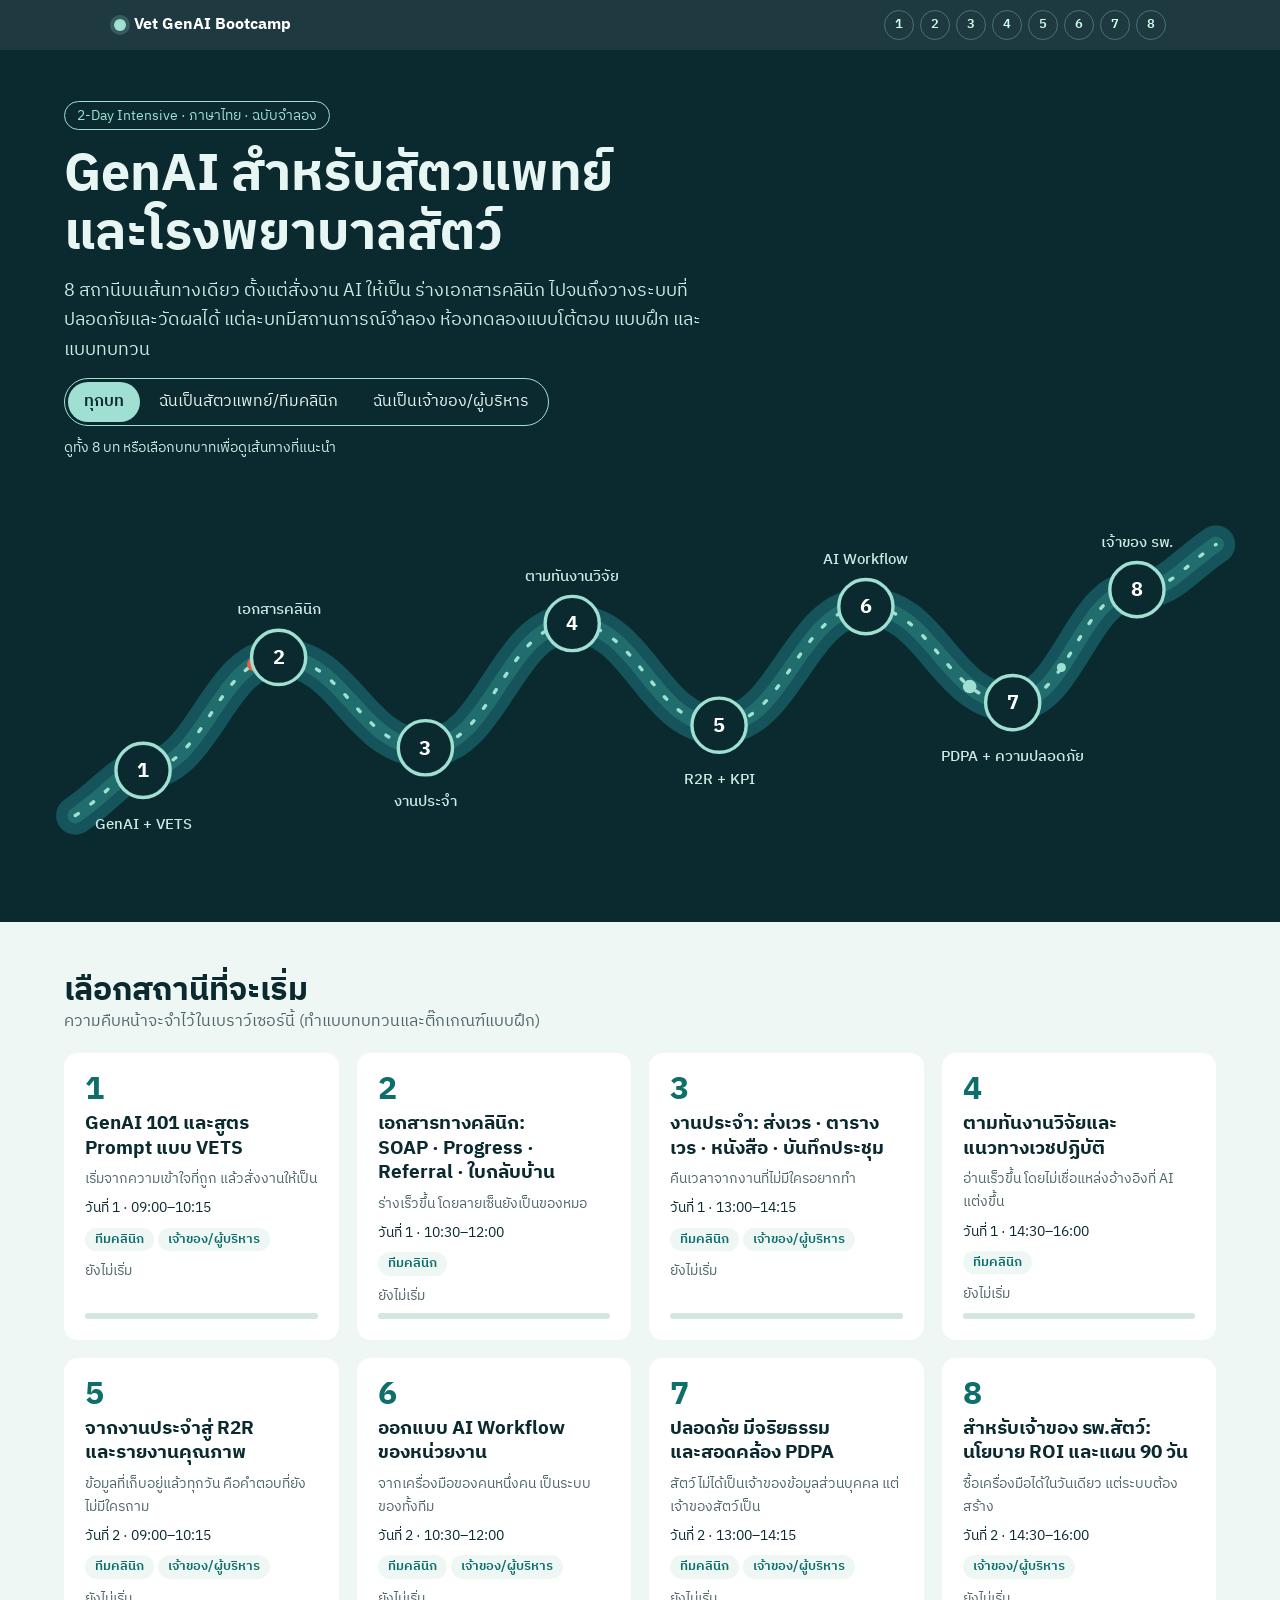
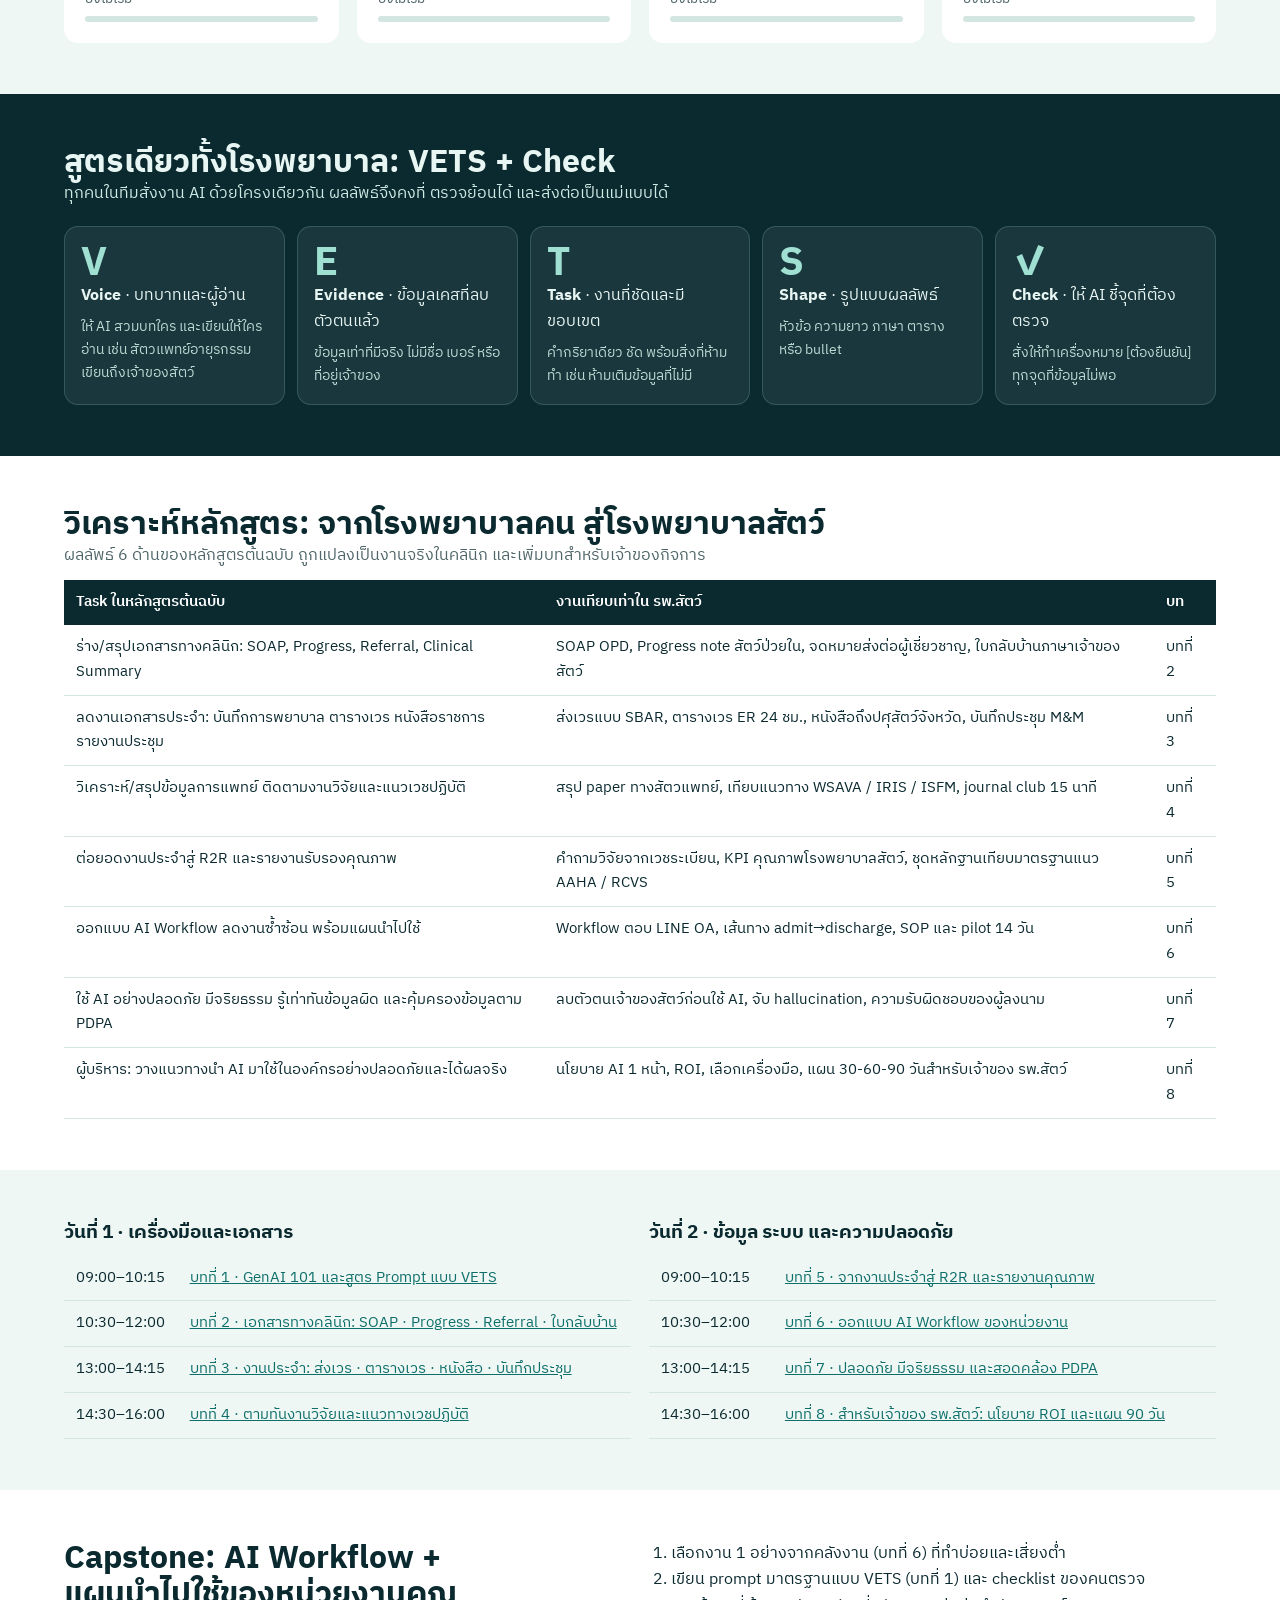
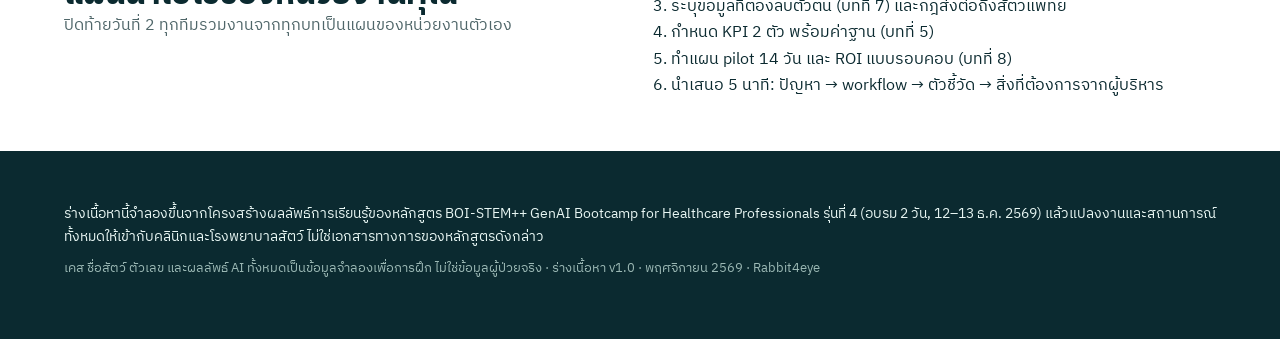
<file: index.html>
<!DOCTYPE html><html lang="th"><head><meta charset="utf-8"><meta name="viewport" content="width=device-width,initial-scale=1">
<title>Vet GenAI Bootcamp</title>
<link rel="preconnect" href="https://fonts.googleapis.com"><link rel="preconnect" href="https://fonts.gstatic.com" crossorigin>
<link href="https://fonts.googleapis.com/css2?family=IBM+Plex+Sans+Thai:wght@400;500;600;700&family=IBM+Plex+Mono:wght@400;500&display=swap" rel="stylesheet">
<link rel="stylesheet" href="assets/site.css"></head><body><header class='top'><div class='wrap'><a class='brand' href='index.html'><i></i>Vet GenAI Bootcamp</a><nav class='dots' aria-label='บทเรียน'><a href='ch1.html' data-slug='ch1' data-qn='3' data-en='8' class='' title='บทที่ 1 GenAI 101 และสูตร Prompt แบบ VETS' aria-label='บทที่ 1'>1</a><a href='ch2.html' data-slug='ch2' data-qn='3' data-en='8' class='' title='บทที่ 2 เอกสารทางคลินิก: SOAP · Progress · Referral · ใบกลับบ้าน' aria-label='บทที่ 2'>2</a><a href='ch3.html' data-slug='ch3' data-qn='3' data-en='6' class='' title='บทที่ 3 งานประจำ: ส่งเวร · ตารางเวร · หนังสือ · บันทึกประชุม' aria-label='บทที่ 3'>3</a><a href='ch4.html' data-slug='ch4' data-qn='3' data-en='6' class='' title='บทที่ 4 ตามทันงานวิจัยและแนวทางเวชปฏิบัติ' aria-label='บทที่ 4'>4</a><a href='ch5.html' data-slug='ch5' data-qn='3' data-en='6' class='' title='บทที่ 5 จากงานประจำสู่ R2R และรายงานคุณภาพ' aria-label='บทที่ 5'>5</a><a href='ch6.html' data-slug='ch6' data-qn='3' data-en='6' class='' title='บทที่ 6 ออกแบบ AI Workflow ของหน่วยงาน' aria-label='บทที่ 6'>6</a><a href='ch7.html' data-slug='ch7' data-qn='3' data-en='6' class='' title='บทที่ 7 ปลอดภัย มีจริยธรรม และสอดคล้อง PDPA' aria-label='บทที่ 7'>7</a><a href='ch8.html' data-slug='ch8' data-qn='3' data-en='6' class='' title='บทที่ 8 สำหรับเจ้าของ รพ.สัตว์: นโยบาย ROI และแผน 90 วัน' aria-label='บทที่ 8'>8</a></nav></div></header>
<script type="application/json" id="data">{"page": "index", "paths": {"clin": [1, 2, 3, 4, 7], "owner": [1, 5, 6, 7, 8]}, "goals": {"clin": "สัตวแพทย์และทีมคลินิก: คืนเวลาจากงานเอกสาร 30–60 นาทีต่อวัน โดยไม่ลดมาตรฐานการบันทึก · เส้นทางแนะนำ บท 1, 2, 3, 4, 7", "owner": "เจ้าของและผู้บริหารโรงพยาบาลสัตว์: วางระบบ AI ที่ปลอดภัย วัดผลได้ และทีมใช้จริง ไม่ใช่แค่ซื้อเครื่องมือ · เส้นทางแนะนำ บท 1, 5, 6, 7, 8"}}</script>
<main>
<section class='band dark hero'><div class='wrap'>
 <div class='copy'><span class='tag'>2-Day Intensive · ภาษาไทย · ฉบับจำลอง</span>
 <h1>GenAI สำหรับสัตวแพทย์และโรงพยาบาลสัตว์</h1>
 <p class='lead' style='margin-top:14px'>8 สถานีบนเส้นทางเดียว ตั้งแต่สั่งงาน AI ให้เป็น ร่างเอกสารคลินิก ไปจนถึงวางระบบที่ปลอดภัยและวัดผลได้ แต่ละบทมีสถานการณ์จำลอง ห้องทดลองแบบโต้ตอบ แบบฝึก และแบบทบทวน</p>
 <div class='seg' role='group' aria-label='เลือกบทบาท'><button data-track='all' aria-pressed='true'>ทุกบท</button><button data-track='clin'>ฉันเป็นสัตวแพทย์/ทีมคลินิก</button><button data-track='owner'>ฉันเป็นเจ้าของ/ผู้บริหาร</button></div>
 <p id='trackInfo' class='small' style='margin-top:10px;color:#cfe9e4;min-height:3em'></p></div>
 <div class='fig pathfig'><svg viewBox='0 0 1020 300' preserveAspectRatio='xMidYMid meet' role='img' aria-label='เส้นทาง 8 บท'><path id='rib' d='M10,270 C 40,250 50,230 70,230 C 124.0,230 136.0,130 190,130 C 248.5,130 261.5,210 320,210 C 378.5,210 391.5,100 450,100 C 508.5,100 521.5,190 580,190 C 638.5,190 651.5,85 710,85 C 768.5,85 781.5,170 840,170 C 889.5,170 900.5,70 950,70 C 980,70 990,50 1020,30' fill='none' stroke='#14545A' stroke-width='34' stroke-linecap='round'/><path d='M10,270 C 40,250 50,230 70,230 C 124.0,230 136.0,130 190,130 C 248.5,130 261.5,210 320,210 C 378.5,210 391.5,100 450,100 C 508.5,100 521.5,190 580,190 C 638.5,190 651.5,85 710,85 C 768.5,85 781.5,170 840,170 C 889.5,170 900.5,70 950,70 C 980,70 990,50 1020,30' fill='none' stroke='#2a7f7a' stroke-width='14' stroke-linecap='round' opacity='.6'/><path class='flow' d='M10,270 C 40,250 50,230 70,230 C 124.0,230 136.0,130 190,130 C 248.5,130 261.5,210 320,210 C 378.5,210 391.5,100 450,100 C 508.5,100 521.5,190 580,190 C 638.5,190 651.5,85 710,85 C 768.5,85 781.5,170 840,170 C 889.5,170 900.5,70 950,70 C 980,70 990,50 1020,30' fill='none' stroke='#9FE0D2' stroke-width='3' stroke-linecap='round'/><circle r='6' fill='#E8603F'><animateMotion dur='9s' begin='0.0s' repeatCount='indefinite'><mpath href='#rib'/></animateMotion></circle><circle r='4' fill='#9FE0D2'><animateMotion dur='10s' begin='-1.6s' repeatCount='indefinite'><mpath href='#rib'/></animateMotion></circle><circle r='6' fill='#9FE0D2'><animateMotion dur='11s' begin='-3.2s' repeatCount='indefinite'><mpath href='#rib'/></animateMotion></circle><circle r='4' fill='#E8603F'><animateMotion dur='9s' begin='-4.800000000000001s' repeatCount='indefinite'><mpath href='#rib'/></animateMotion></circle><circle r='6' fill='#9FE0D2'><animateMotion dur='10s' begin='-6.4s' repeatCount='indefinite'><mpath href='#rib'/></animateMotion></circle><circle r='4' fill='#9FE0D2'><animateMotion dur='11s' begin='-8.0s' repeatCount='indefinite'><mpath href='#rib'/></animateMotion></circle><a href='ch1.html' aria-label='บทที่ 1 GenAI + VETS'><g class='node' data-no='1'><circle class='c' cx='70' cy='230' r='24'/><text x='70' y='236' text-anchor='middle'>1</text><text class='lbl' x='70' y='282' text-anchor='middle'>GenAI + VETS</text></g></a><a href='ch2.html' aria-label='บทที่ 2 เอกสารคลินิก'><g class='node' data-no='2'><circle class='c' cx='190' cy='130' r='24'/><text x='190' y='136' text-anchor='middle'>2</text><text class='lbl' x='190' y='92' text-anchor='middle'>เอกสารคลินิก</text></g></a><a href='ch3.html' aria-label='บทที่ 3 งานประจำ'><g class='node' data-no='3'><circle class='c' cx='320' cy='210' r='24'/><text x='320' y='216' text-anchor='middle'>3</text><text class='lbl' x='320' y='262' text-anchor='middle'>งานประจำ</text></g></a><a href='ch4.html' aria-label='บทที่ 4 ตามทันงานวิจัย'><g class='node' data-no='4'><circle class='c' cx='450' cy='100' r='24'/><text x='450' y='106' text-anchor='middle'>4</text><text class='lbl' x='450' y='62' text-anchor='middle'>ตามทันงานวิจัย</text></g></a><a href='ch5.html' aria-label='บทที่ 5 R2R + KPI'><g class='node' data-no='5'><circle class='c' cx='580' cy='190' r='24'/><text x='580' y='196' text-anchor='middle'>5</text><text class='lbl' x='580' y='242' text-anchor='middle'>R2R + KPI</text></g></a><a href='ch6.html' aria-label='บทที่ 6 AI Workflow'><g class='node' data-no='6'><circle class='c' cx='710' cy='85' r='24'/><text x='710' y='91' text-anchor='middle'>6</text><text class='lbl' x='710' y='47' text-anchor='middle'>AI Workflow</text></g></a><a href='ch7.html' aria-label='บทที่ 7 PDPA + ความปลอดภัย'><g class='node' data-no='7'><circle class='c' cx='840' cy='170' r='24'/><text x='840' y='176' text-anchor='middle'>7</text><text class='lbl' x='840' y='222' text-anchor='middle'>PDPA + ความปลอดภัย</text></g></a><a href='ch8.html' aria-label='บทที่ 8 เจ้าของ รพ.'><g class='node' data-no='8'><circle class='c' cx='950' cy='70' r='24'/><text x='950' y='76' text-anchor='middle'>8</text><text class='lbl' x='950' y='32' text-anchor='middle'>เจ้าของ รพ.</text></g></a></svg></div>
</div></section>

<section class='band wash'><div class='wrap'>
 <h2 class='rv'>เลือกสถานีที่จะเริ่ม</h2><p class='muted rv'>ความคืบหน้าจะจำไว้ในเบราว์เซอร์นี้ (ทำแบบทบทวนและติ๊กเกณฑ์แบบฝึก)</p>
 <div class='grid g3' style='margin-top:18px'><a class='card chcard rv' href='ch1.html' data-slug='ch1' data-no='1' data-qn='3' data-en='8'>
<span class='no'>1</span><h3>GenAI 101 และสูตร Prompt แบบ VETS</h3><span class='muted small'>เริ่มจากความเข้าใจที่ถูก แล้วสั่งงานให้เป็น</span>
<span class='small'>วันที่ 1 · 09:00–10:15</span><span><span class='pill'>ทีมคลินิก</span><span class='pill'>เจ้าของ/ผู้บริหาร</span></span>
<span class='small muted pv'></span><span class='prog'><i></i></span></a><a class='card chcard rv' href='ch2.html' data-slug='ch2' data-no='2' data-qn='3' data-en='8'>
<span class='no'>2</span><h3>เอกสารทางคลินิก: SOAP · Progress · Referral · ใบกลับบ้าน</h3><span class='muted small'>ร่างเร็วขึ้น โดยลายเซ็นยังเป็นของหมอ</span>
<span class='small'>วันที่ 1 · 10:30–12:00</span><span><span class='pill'>ทีมคลินิก</span></span>
<span class='small muted pv'></span><span class='prog'><i></i></span></a><a class='card chcard rv' href='ch3.html' data-slug='ch3' data-no='3' data-qn='3' data-en='6'>
<span class='no'>3</span><h3>งานประจำ: ส่งเวร · ตารางเวร · หนังสือ · บันทึกประชุม</h3><span class='muted small'>คืนเวลาจากงานที่ไม่มีใครอยากทำ</span>
<span class='small'>วันที่ 1 · 13:00–14:15</span><span><span class='pill'>ทีมคลินิก</span><span class='pill'>เจ้าของ/ผู้บริหาร</span></span>
<span class='small muted pv'></span><span class='prog'><i></i></span></a><a class='card chcard rv' href='ch4.html' data-slug='ch4' data-no='4' data-qn='3' data-en='6'>
<span class='no'>4</span><h3>ตามทันงานวิจัยและแนวทางเวชปฏิบัติ</h3><span class='muted small'>อ่านเร็วขึ้น โดยไม่เชื่อแหล่งอ้างอิงที่ AI แต่งขึ้น</span>
<span class='small'>วันที่ 1 · 14:30–16:00</span><span><span class='pill'>ทีมคลินิก</span></span>
<span class='small muted pv'></span><span class='prog'><i></i></span></a><a class='card chcard rv' href='ch5.html' data-slug='ch5' data-no='5' data-qn='3' data-en='6'>
<span class='no'>5</span><h3>จากงานประจำสู่ R2R และรายงานคุณภาพ</h3><span class='muted small'>ข้อมูลที่เก็บอยู่แล้วทุกวัน คือคำตอบที่ยังไม่มีใครถาม</span>
<span class='small'>วันที่ 2 · 09:00–10:15</span><span><span class='pill'>ทีมคลินิก</span><span class='pill'>เจ้าของ/ผู้บริหาร</span></span>
<span class='small muted pv'></span><span class='prog'><i></i></span></a><a class='card chcard rv' href='ch6.html' data-slug='ch6' data-no='6' data-qn='3' data-en='6'>
<span class='no'>6</span><h3>ออกแบบ AI Workflow ของหน่วยงาน</h3><span class='muted small'>จากเครื่องมือของคนหนึ่งคน เป็นระบบของทั้งทีม</span>
<span class='small'>วันที่ 2 · 10:30–12:00</span><span><span class='pill'>ทีมคลินิก</span><span class='pill'>เจ้าของ/ผู้บริหาร</span></span>
<span class='small muted pv'></span><span class='prog'><i></i></span></a><a class='card chcard rv' href='ch7.html' data-slug='ch7' data-no='7' data-qn='3' data-en='6'>
<span class='no'>7</span><h3>ปลอดภัย มีจริยธรรม และสอดคล้อง PDPA</h3><span class='muted small'>สัตว์ไม่ได้เป็นเจ้าของข้อมูลส่วนบุคคล แต่เจ้าของสัตว์เป็น</span>
<span class='small'>วันที่ 2 · 13:00–14:15</span><span><span class='pill'>ทีมคลินิก</span><span class='pill'>เจ้าของ/ผู้บริหาร</span></span>
<span class='small muted pv'></span><span class='prog'><i></i></span></a><a class='card chcard rv' href='ch8.html' data-slug='ch8' data-no='8' data-qn='3' data-en='6'>
<span class='no'>8</span><h3>สำหรับเจ้าของ รพ.สัตว์: นโยบาย ROI และแผน 90 วัน</h3><span class='muted small'>ซื้อเครื่องมือได้ในวันเดียว แต่ระบบต้องสร้าง</span>
<span class='small'>วันที่ 2 · 14:30–16:00</span><span><span class='pill'>เจ้าของ/ผู้บริหาร</span></span>
<span class='small muted pv'></span><span class='prog'><i></i></span></a></div>
</div></section>

<section class='band dark'><div class='wrap'>
 <h2 class='rv'>สูตรเดียวทั้งโรงพยาบาล: VETS + Check</h2>
 <p class='rv' style='color:#cfe9e4;max-width:720px'>ทุกคนในทีมสั่งงาน AI ด้วยโครงเดียวกัน ผลลัพธ์จึงคงที่ ตรวจย้อนได้ และส่งต่อเป็นแม่แบบได้</p>
 <div class='vets' style='margin-top:18px'><div class='rv'><b>V</b><strong>Voice</strong> · บทบาทและผู้อ่าน<p class='small' style='color:#bcd9d3;margin:6px 0 0'>ให้ AI สวมบทใคร และเขียนให้ใครอ่าน เช่น สัตวแพทย์อายุรกรรมเขียนถึงเจ้าของสัตว์</p></div><div class='rv'><b>E</b><strong>Evidence</strong> · ข้อมูลเคสที่ลบตัวตนแล้ว<p class='small' style='color:#bcd9d3;margin:6px 0 0'>ข้อมูลเท่าที่มีจริง ไม่มีชื่อ เบอร์ หรือที่อยู่เจ้าของ</p></div><div class='rv'><b>T</b><strong>Task</strong> · งานที่ชัดและมีขอบเขต<p class='small' style='color:#bcd9d3;margin:6px 0 0'>คำกริยาเดียว ชัด พร้อมสิ่งที่ห้ามทำ เช่น ห้ามเติมข้อมูลที่ไม่มี</p></div><div class='rv'><b>S</b><strong>Shape</strong> · รูปแบบผลลัพธ์<p class='small' style='color:#bcd9d3;margin:6px 0 0'>หัวข้อ ความยาว ภาษา ตาราง หรือ bullet</p></div><div class='rv'><b>✓</b><strong>Check</strong> · ให้ AI ชี้จุดที่ต้องตรวจ<p class='small' style='color:#bcd9d3;margin:6px 0 0'>สั่งให้ทำเครื่องหมาย [ต้องยืนยัน] ทุกจุดที่ข้อมูลไม่พอ</p></div></div>
</div></section>

<section class='band'><div class='wrap'>
 <h2 class='rv'>วิเคราะห์หลักสูตร: จากโรงพยาบาลคน สู่โรงพยาบาลสัตว์</h2>
 <p class='muted rv'>ผลลัพธ์ 6 ด้านของหลักสูตรต้นฉบับ ถูกแปลงเป็นงานจริงในคลินิก และเพิ่มบทสำหรับเจ้าของกิจการ</p>
 <div class='scroll rv'><table class='stack tbl'><thead><tr><th>Task ในหลักสูตรต้นฉบับ</th><th>งานเทียบเท่าใน รพ.สัตว์</th><th>บท</th></tr></thead><tbody><tr><td data-l='ต้นฉบับ'>ร่าง/สรุปเอกสารทางคลินิก: SOAP, Progress, Referral, Clinical Summary</td><td data-l='รพ.สัตว์'>SOAP OPD, Progress note สัตว์ป่วยใน, จดหมายส่งต่อผู้เชี่ยวชาญ, ใบกลับบ้านภาษาเจ้าของสัตว์</td><td data-l='บท'>บทที่ 2</td></tr><tr><td data-l='ต้นฉบับ'>ลดงานเอกสารประจำ: บันทึกการพยาบาล ตารางเวร หนังสือราชการ รายงานประชุม</td><td data-l='รพ.สัตว์'>ส่งเวรแบบ SBAR, ตารางเวร ER 24 ชม., หนังสือถึงปศุสัตว์จังหวัด, บันทึกประชุม M&amp;M</td><td data-l='บท'>บทที่ 3</td></tr><tr><td data-l='ต้นฉบับ'>วิเคราะห์/สรุปข้อมูลการแพทย์ ติดตามงานวิจัยและแนวเวชปฏิบัติ</td><td data-l='รพ.สัตว์'>สรุป paper ทางสัตวแพทย์, เทียบแนวทาง WSAVA / IRIS / ISFM, journal club 15 นาที</td><td data-l='บท'>บทที่ 4</td></tr><tr><td data-l='ต้นฉบับ'>ต่อยอดงานประจำสู่ R2R และรายงานรับรองคุณภาพ</td><td data-l='รพ.สัตว์'>คำถามวิจัยจากเวชระเบียน, KPI คุณภาพโรงพยาบาลสัตว์, ชุดหลักฐานเทียบมาตรฐานแนว AAHA / RCVS</td><td data-l='บท'>บทที่ 5</td></tr><tr><td data-l='ต้นฉบับ'>ออกแบบ AI Workflow ลดงานซ้ำซ้อน พร้อมแผนนำไปใช้</td><td data-l='รพ.สัตว์'>Workflow ตอบ LINE OA, เส้นทาง admit→discharge, SOP และ pilot 14 วัน</td><td data-l='บท'>บทที่ 6</td></tr><tr><td data-l='ต้นฉบับ'>ใช้ AI อย่างปลอดภัย มีจริยธรรม รู้เท่าทันข้อมูลผิด และคุ้มครองข้อมูลตาม PDPA</td><td data-l='รพ.สัตว์'>ลบตัวตนเจ้าของสัตว์ก่อนใช้ AI, จับ hallucination, ความรับผิดชอบของผู้ลงนาม</td><td data-l='บท'>บทที่ 7</td></tr><tr><td data-l='ต้นฉบับ'>ผู้บริหาร: วางแนวทางนำ AI มาใช้ในองค์กรอย่างปลอดภัยและได้ผลจริง</td><td data-l='รพ.สัตว์'>นโยบาย AI 1 หน้า, ROI, เลือกเครื่องมือ, แผน 30-60-90 วันสำหรับเจ้าของ รพ.สัตว์</td><td data-l='บท'>บทที่ 8</td></tr></tbody></table></div>
</div></section>

<section class='band wash'><div class='wrap grid g2'><div class='rv'><h3 style='margin-bottom:10px'>วันที่ 1 · เครื่องมือและเอกสาร</h3><table style='width:100%;border-collapse:collapse'><tr><td style='white-space:nowrap'>09:00–10:15</td><td><a href='ch1.html'>บทที่ 1 · GenAI 101 และสูตร Prompt แบบ VETS</a></td></tr><tr><td style='white-space:nowrap'>10:30–12:00</td><td><a href='ch2.html'>บทที่ 2 · เอกสารทางคลินิก: SOAP · Progress · Referral · ใบกลับบ้าน</a></td></tr><tr><td style='white-space:nowrap'>13:00–14:15</td><td><a href='ch3.html'>บทที่ 3 · งานประจำ: ส่งเวร · ตารางเวร · หนังสือ · บันทึกประชุม</a></td></tr><tr><td style='white-space:nowrap'>14:30–16:00</td><td><a href='ch4.html'>บทที่ 4 · ตามทันงานวิจัยและแนวทางเวชปฏิบัติ</a></td></tr></table></div><div class='rv'><h3 style='margin-bottom:10px'>วันที่ 2 · ข้อมูล ระบบ และความปลอดภัย</h3><table style='width:100%;border-collapse:collapse'><tr><td style='white-space:nowrap'>09:00–10:15</td><td><a href='ch5.html'>บทที่ 5 · จากงานประจำสู่ R2R และรายงานคุณภาพ</a></td></tr><tr><td style='white-space:nowrap'>10:30–12:00</td><td><a href='ch6.html'>บทที่ 6 · ออกแบบ AI Workflow ของหน่วยงาน</a></td></tr><tr><td style='white-space:nowrap'>13:00–14:15</td><td><a href='ch7.html'>บทที่ 7 · ปลอดภัย มีจริยธรรม และสอดคล้อง PDPA</a></td></tr><tr><td style='white-space:nowrap'>14:30–16:00</td><td><a href='ch8.html'>บทที่ 8 · สำหรับเจ้าของ รพ.สัตว์: นโยบาย ROI และแผน 90 วัน</a></td></tr></table></div></div></section>

<section class='band'><div class='wrap grid g2'>
 <div class='rv'><h2>Capstone: AI Workflow + แผนนำไปใช้ของหน่วยงานคุณ</h2><p class='muted'>ปิดท้ายวันที่ 2 ทุกทีมรวมงานจากทุกบทเป็นแผนของหน่วยงานตัวเอง</p></div>
 <ol class='rv' style='padding-left:22px;margin:0'><li>เลือกงาน 1 อย่างจากคลังงาน (บทที่ 6) ที่ทำบ่อยและเสี่ยงต่ำ</li><li>เขียน prompt มาตรฐานแบบ VETS (บทที่ 1) และ checklist ของคนตรวจ</li><li>ระบุข้อมูลที่ต้องลบตัวตน (บทที่ 7) และกฎส่งต่อถึงสัตวแพทย์</li><li>กำหนด KPI 2 ตัว พร้อมค่าฐาน (บทที่ 5)</li><li>ทำแผน pilot 14 วัน และ ROI แบบรอบคอบ (บทที่ 8)</li><li>นำเสนอ 5 นาที: ปัญหา → workflow → ตัวชี้วัด → สิ่งที่ต้องการจากผู้บริหาร</li></ol>
</div></section>
</main><footer class='band dark'><div class='wrap'><p>ร่างเนื้อหานี้จำลองขึ้นจากโครงสร้างผลลัพธ์การเรียนรู้ของหลักสูตร BOI-STEM++ GenAI Bootcamp for Healthcare Professionals รุ่นที่ 4 (อบรม 2 วัน, 12–13 ธ.ค. 2569) แล้วแปลงงานและสถานการณ์ทั้งหมดให้เข้ากับคลินิกและโรงพยาบาลสัตว์ ไม่ใช่เอกสารทางการของหลักสูตรดังกล่าว</p><p class='note' style='color:#9bb8b4'>เคส ชื่อสัตว์ ตัวเลข และผลลัพธ์ AI ทั้งหมดเป็นข้อมูลจำลองเพื่อการฝึก ไม่ใช่ข้อมูลผู้ป่วยจริง · ร่างเนื้อหา v1.0 · พฤศจิกายน 2569 · Rabbit4eye</p></div></footer>
<script src="assets/site.js"></script></body></html>
</file>
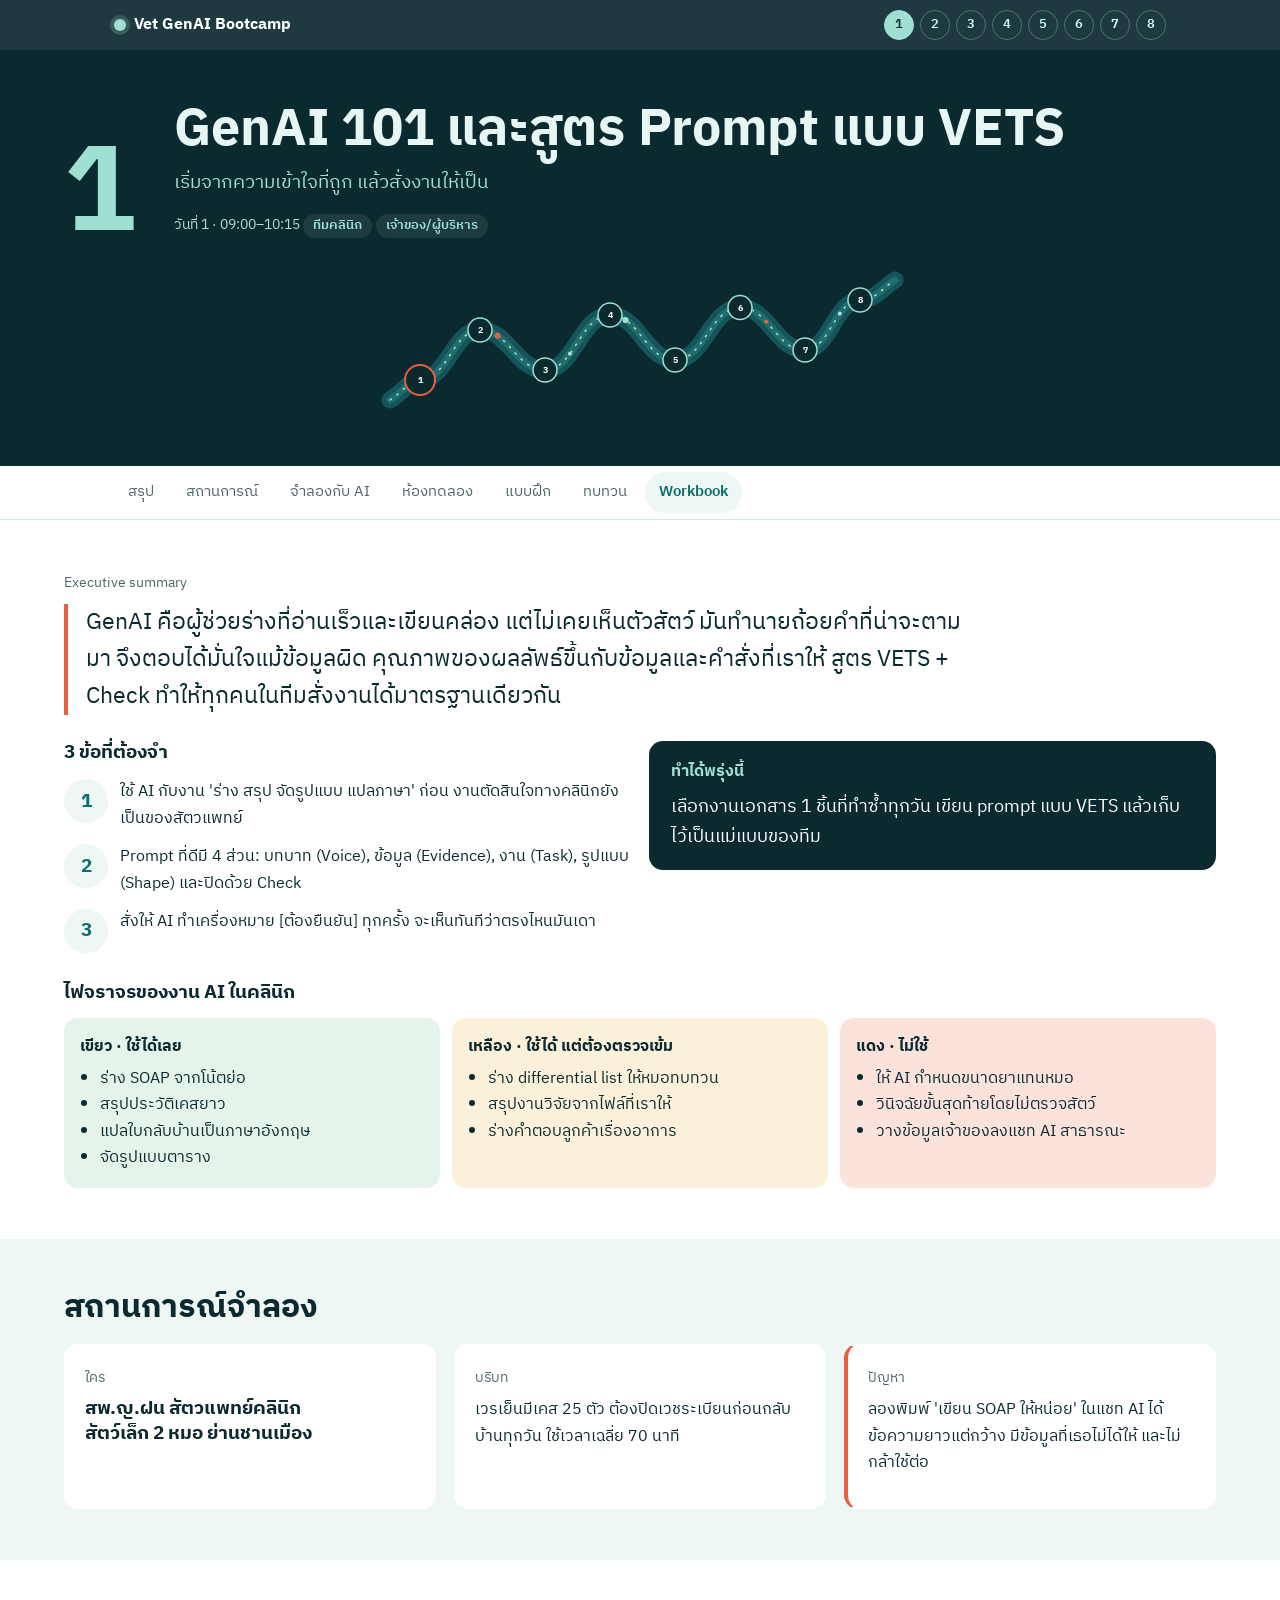
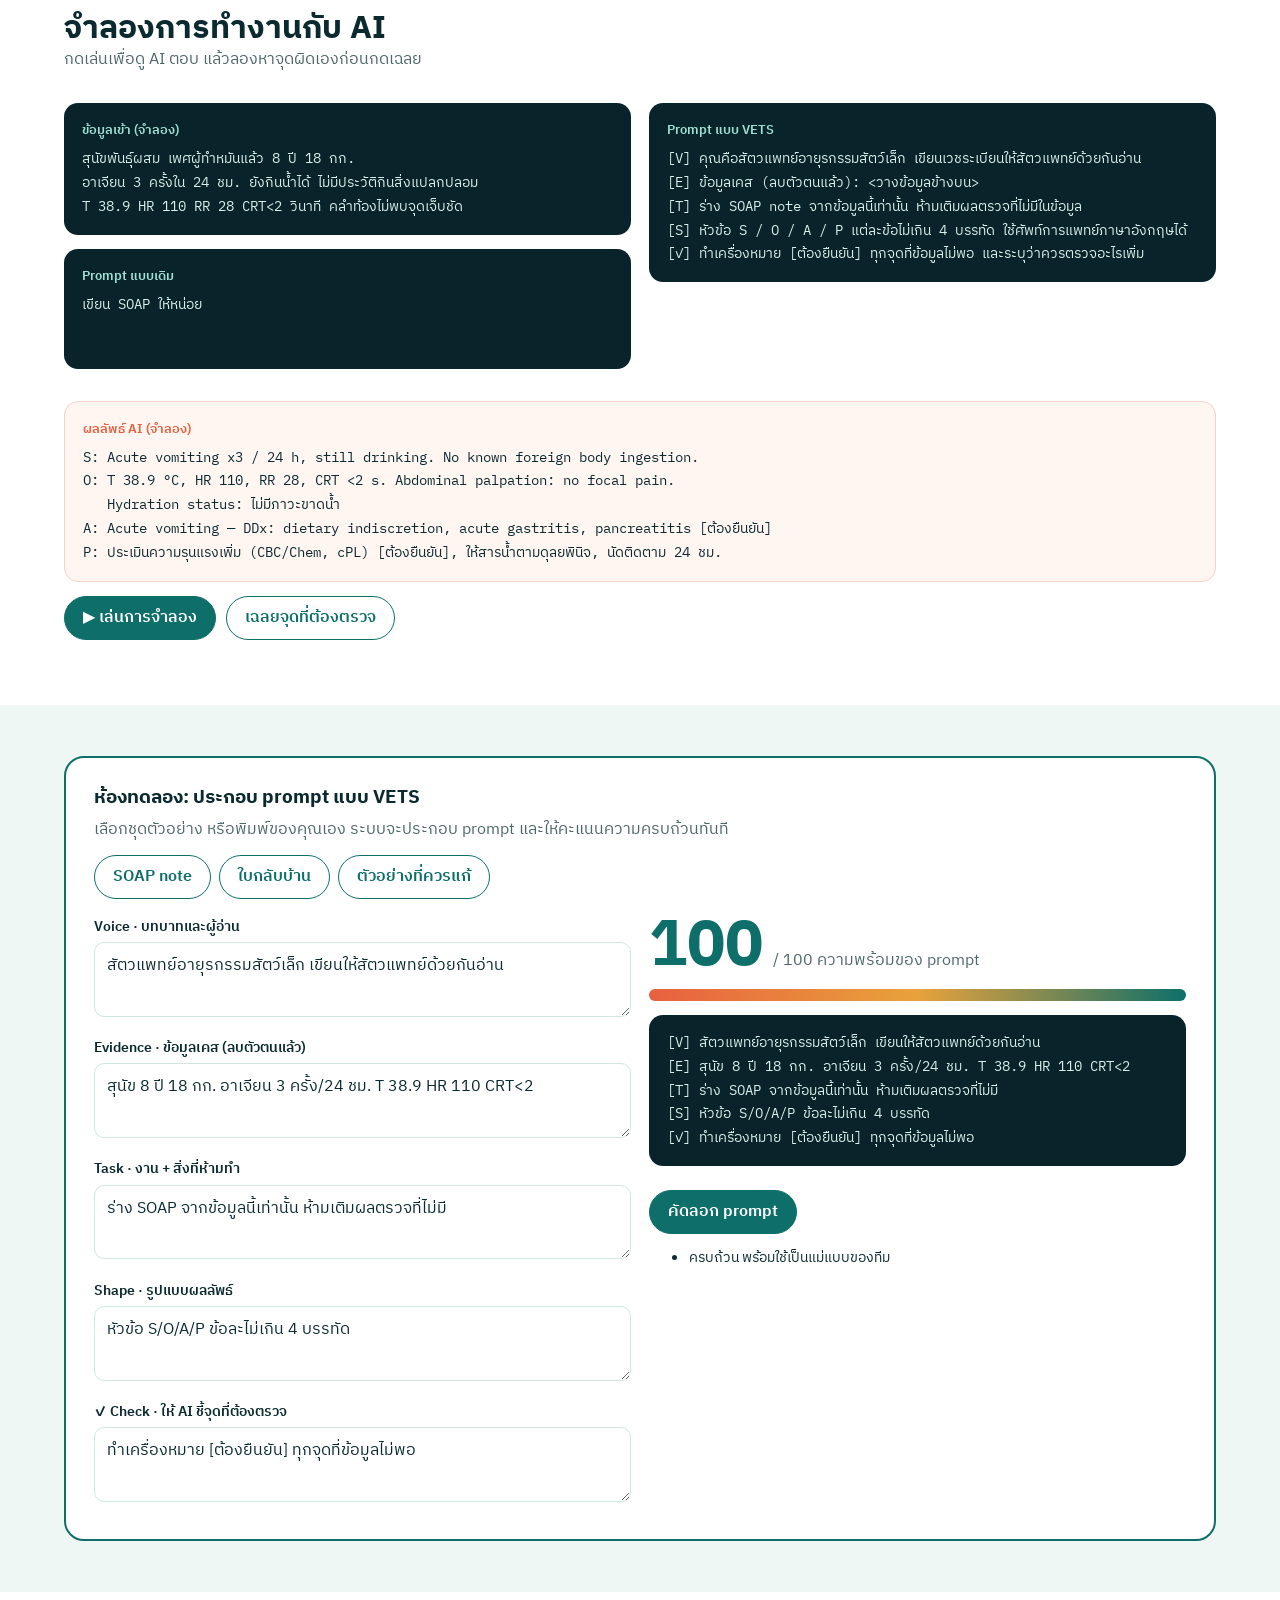
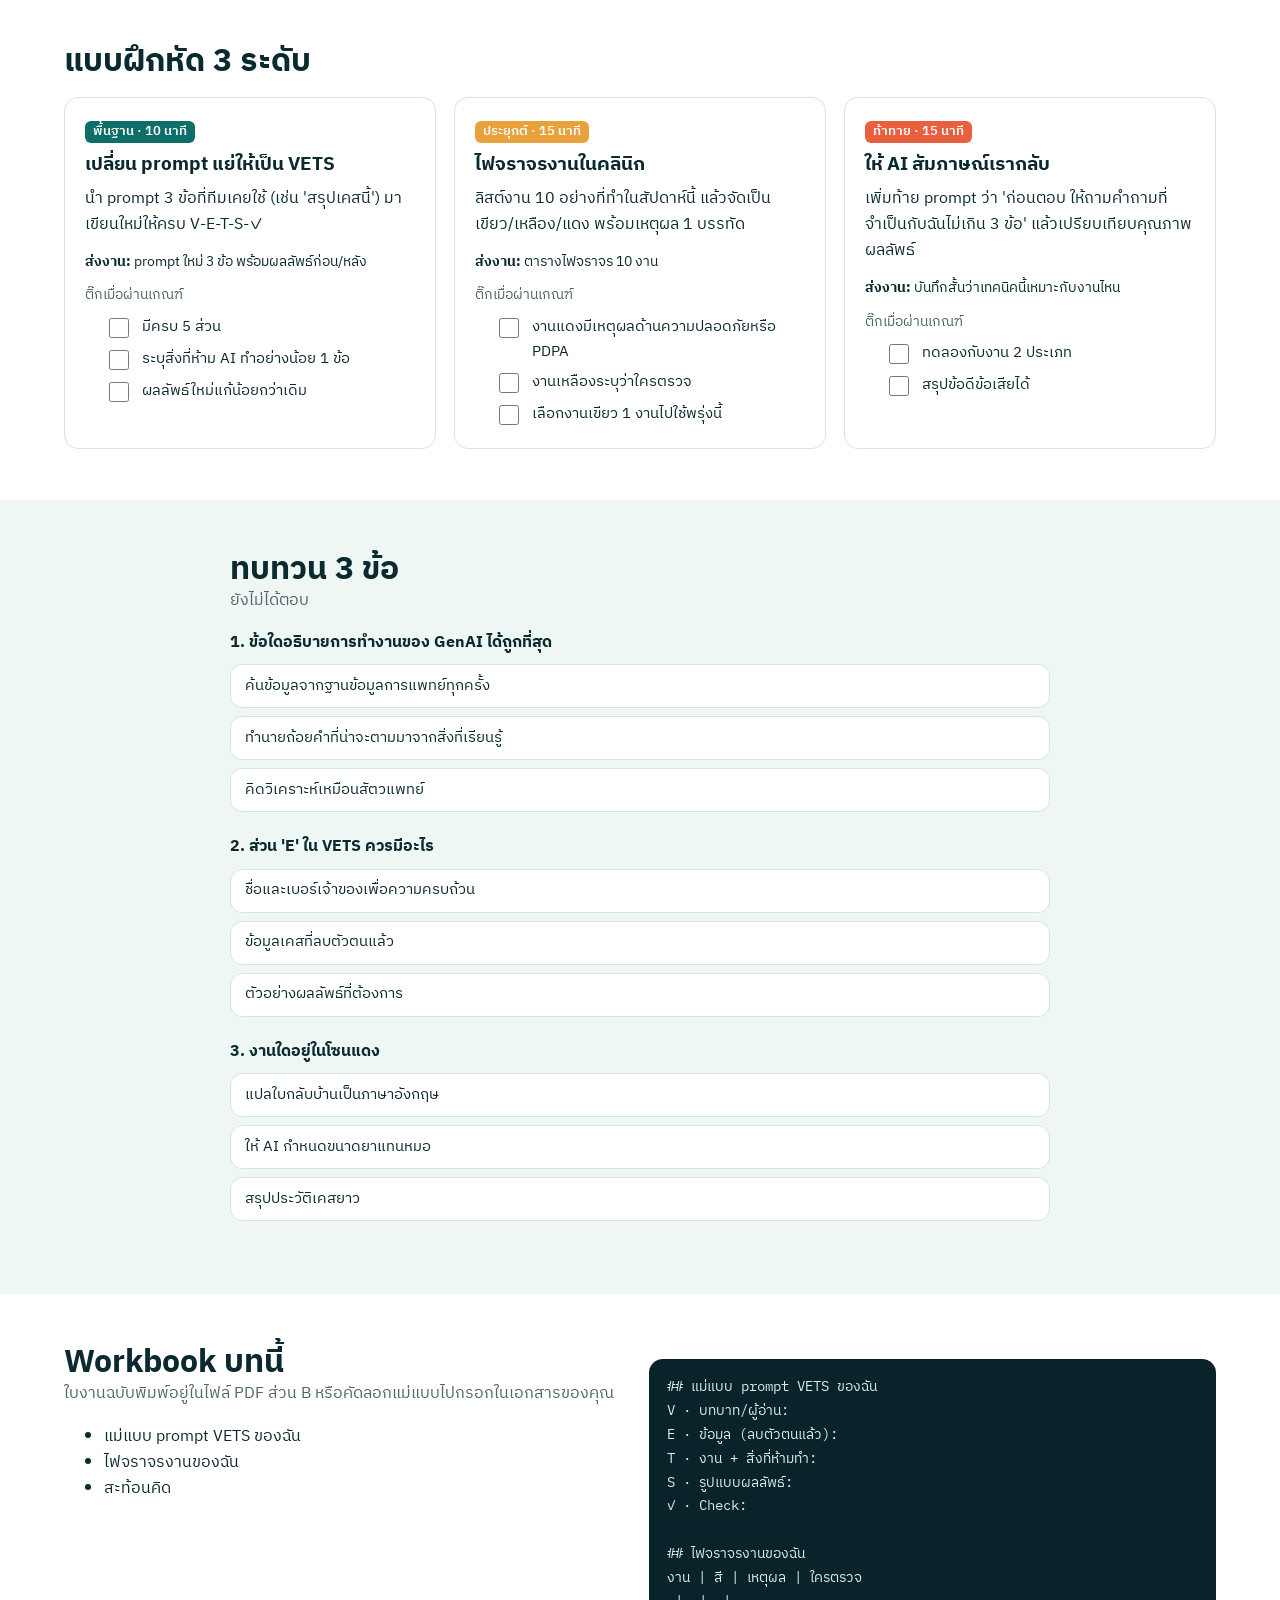
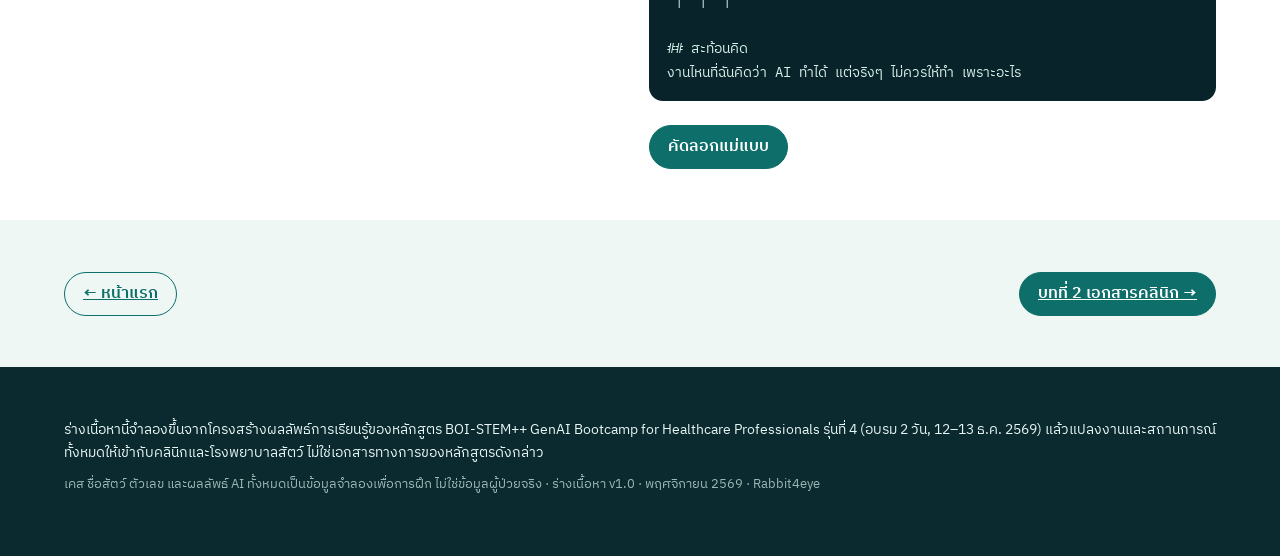
<file: ch1.html>
<!DOCTYPE html><html lang="th"><head><meta charset="utf-8"><meta name="viewport" content="width=device-width,initial-scale=1">
<title>บทที่ 1 · GenAI + VETS</title>
<link rel="preconnect" href="https://fonts.googleapis.com"><link rel="preconnect" href="https://fonts.gstatic.com" crossorigin>
<link href="https://fonts.googleapis.com/css2?family=IBM+Plex+Sans+Thai:wght@400;500;600;700&family=IBM+Plex+Mono:wght@400;500&display=swap" rel="stylesheet">
<link rel="stylesheet" href="assets/site.css"></head><body><header class='top'><div class='wrap'><a class='brand' href='index.html'><i></i>Vet GenAI Bootcamp</a><nav class='dots' aria-label='บทเรียน'><a href='ch1.html' data-slug='ch1' data-qn='3' data-en='8' class='on' title='บทที่ 1 GenAI 101 และสูตร Prompt แบบ VETS' aria-label='บทที่ 1'>1</a><a href='ch2.html' data-slug='ch2' data-qn='3' data-en='8' class='' title='บทที่ 2 เอกสารทางคลินิก: SOAP · Progress · Referral · ใบกลับบ้าน' aria-label='บทที่ 2'>2</a><a href='ch3.html' data-slug='ch3' data-qn='3' data-en='6' class='' title='บทที่ 3 งานประจำ: ส่งเวร · ตารางเวร · หนังสือ · บันทึกประชุม' aria-label='บทที่ 3'>3</a><a href='ch4.html' data-slug='ch4' data-qn='3' data-en='6' class='' title='บทที่ 4 ตามทันงานวิจัยและแนวทางเวชปฏิบัติ' aria-label='บทที่ 4'>4</a><a href='ch5.html' data-slug='ch5' data-qn='3' data-en='6' class='' title='บทที่ 5 จากงานประจำสู่ R2R และรายงานคุณภาพ' aria-label='บทที่ 5'>5</a><a href='ch6.html' data-slug='ch6' data-qn='3' data-en='6' class='' title='บทที่ 6 ออกแบบ AI Workflow ของหน่วยงาน' aria-label='บทที่ 6'>6</a><a href='ch7.html' data-slug='ch7' data-qn='3' data-en='6' class='' title='บทที่ 7 ปลอดภัย มีจริยธรรม และสอดคล้อง PDPA' aria-label='บทที่ 7'>7</a><a href='ch8.html' data-slug='ch8' data-qn='3' data-en='6' class='' title='บทที่ 8 สำหรับเจ้าของ รพ.สัตว์: นโยบาย ROI และแผน 90 วัน' aria-label='บทที่ 8'>8</a></nav></div></header>
<script type="application/json" id="data">{"page": "chapter", "slug": "ch1", "lab": "vets", "sim": {"prompt": "[V] คุณคือสัตวแพทย์อายุรกรรมสัตว์เล็ก เขียนเวชระเบียนให้สัตวแพทย์ด้วยกันอ่าน\n[E] ข้อมูลเคส (ลบตัวตนแล้ว): <วางข้อมูลข้างบน>\n[T] ร่าง SOAP note จากข้อมูลนี้เท่านั้น ห้ามเติมผลตรวจที่ไม่มีในข้อมูล\n[S] หัวข้อ S / O / A / P แต่ละข้อไม่เกิน 4 บรรทัด ใช้ศัพท์การแพทย์ภาษาอังกฤษได้\n[✓] ทำเครื่องหมาย [ต้องยืนยัน] ทุกจุดที่ข้อมูลไม่พอ และระบุว่าควรตรวจอะไรเพิ่ม", "output": "S: Acute vomiting x3 / 24 h, still drinking. No known foreign body ingestion.\nO: T 38.9 °C, HR 110, RR 28, CRT <2 s. Abdominal palpation: no focal pain.\n   Hydration status: ไม่มีภาวะขาดน้ำ\nA: Acute vomiting — DDx: dietary indiscretion, acute gastritis, pancreatitis [ต้องยืนยัน]\nP: ประเมินความรุนแรงเพิ่ม (CBC/Chem, cPL) [ต้องยืนยัน], ให้สารน้ำตามดุลยพินิจ, นัดติดตาม 24 ชม."}, "presets": [["สัตวแพทย์อายุรกรรมสัตว์เล็ก เขียนให้สัตวแพทย์ด้วยกันอ่าน", "สุนัข 8 ปี 18 กก. อาเจียน 3 ครั้ง/24 ชม. T 38.9 HR 110 CRT<2", "ร่าง SOAP จากข้อมูลนี้เท่านั้น ห้ามเติมผลตรวจที่ไม่มี", "หัวข้อ S/O/A/P ข้อละไม่เกิน 4 บรรทัด", "ทำเครื่องหมาย [ต้องยืนยัน] ทุกจุดที่ข้อมูลไม่พอ"], ["สัตวแพทย์ที่อธิบายให้เจ้าของสัตว์สูงอายุเข้าใจง่าย", "แมว 13 ปี โรคไตเรื้อรัง ความดันสูง นัดตรวจซ้ำ 2 สัปดาห์", "เขียนใบกลับบ้าน ห้ามใส่ขนาดยา เว้น ____ ให้หมอเติม", "ไม่เกิน 10 บรรทัด 3 หัวข้อ: ทำที่บ้าน / อาการต้องรีบกลับมา / วันนัด", "ระบุ [ต้องยืนยัน] ในจุดที่ตีความ"], ["", "คุณสมศรี โทร 081-234-xxxx แมวอาเจียน", "สรุปเคส", "", ""]]}</script>
<main>
<section class='band dark chhead'><div class='wrap'>
 <div class='grid'><div class='no'>1</div><div><h1>GenAI 101 และสูตร Prompt แบบ VETS</h1><p class='kicker'>เริ่มจากความเข้าใจที่ถูก แล้วสั่งงานให้เป็น</p><p class='small' style='color:#bcd9d3'>วันที่ 1 · 09:00–10:15 <span class='pill'>ทีมคลินิก</span><span class='pill'>เจ้าของ/ผู้บริหาร</span></p></div></div>
 <div class='fig' style='height:clamp(90px,14vw,150px);margin-top:16px'><svg viewBox='0 0 1020 300' preserveAspectRatio='xMidYMid meet' role='img' aria-label='เส้นทาง 8 บท'><path id='rib' d='M10,270 C 40,250 50,230 70,230 C 124.0,230 136.0,130 190,130 C 248.5,130 261.5,210 320,210 C 378.5,210 391.5,100 450,100 C 508.5,100 521.5,190 580,190 C 638.5,190 651.5,85 710,85 C 768.5,85 781.5,170 840,170 C 889.5,170 900.5,70 950,70 C 980,70 990,50 1020,30' fill='none' stroke='#14545A' stroke-width='34' stroke-linecap='round'/><path d='M10,270 C 40,250 50,230 70,230 C 124.0,230 136.0,130 190,130 C 248.5,130 261.5,210 320,210 C 378.5,210 391.5,100 450,100 C 508.5,100 521.5,190 580,190 C 638.5,190 651.5,85 710,85 C 768.5,85 781.5,170 840,170 C 889.5,170 900.5,70 950,70 C 980,70 990,50 1020,30' fill='none' stroke='#2a7f7a' stroke-width='14' stroke-linecap='round' opacity='.6'/><path class='flow' d='M10,270 C 40,250 50,230 70,230 C 124.0,230 136.0,130 190,130 C 248.5,130 261.5,210 320,210 C 378.5,210 391.5,100 450,100 C 508.5,100 521.5,190 580,190 C 638.5,190 651.5,85 710,85 C 768.5,85 781.5,170 840,170 C 889.5,170 900.5,70 950,70 C 980,70 990,50 1020,30' fill='none' stroke='#9FE0D2' stroke-width='3' stroke-linecap='round'/><circle r='6' fill='#E8603F'><animateMotion dur='9s' begin='0.0s' repeatCount='indefinite'><mpath href='#rib'/></animateMotion></circle><circle r='4' fill='#9FE0D2'><animateMotion dur='10s' begin='-1.6s' repeatCount='indefinite'><mpath href='#rib'/></animateMotion></circle><circle r='6' fill='#9FE0D2'><animateMotion dur='11s' begin='-3.2s' repeatCount='indefinite'><mpath href='#rib'/></animateMotion></circle><circle r='4' fill='#E8603F'><animateMotion dur='9s' begin='-4.800000000000001s' repeatCount='indefinite'><mpath href='#rib'/></animateMotion></circle><circle r='6' fill='#9FE0D2'><animateMotion dur='10s' begin='-6.4s' repeatCount='indefinite'><mpath href='#rib'/></animateMotion></circle><circle r='4' fill='#9FE0D2'><animateMotion dur='11s' begin='-8.0s' repeatCount='indefinite'><mpath href='#rib'/></animateMotion></circle><a href='ch1.html' aria-label='บทที่ 1 GenAI + VETS'><g class='node hit' data-no='1'><circle class='c' cx='70' cy='230' r='30'/><text x='70' y='236' text-anchor='middle'>1</text></g></a><a href='ch2.html' aria-label='บทที่ 2 เอกสารคลินิก'><g class='node' data-no='2'><circle class='c' cx='190' cy='130' r='24'/><text x='190' y='136' text-anchor='middle'>2</text></g></a><a href='ch3.html' aria-label='บทที่ 3 งานประจำ'><g class='node' data-no='3'><circle class='c' cx='320' cy='210' r='24'/><text x='320' y='216' text-anchor='middle'>3</text></g></a><a href='ch4.html' aria-label='บทที่ 4 ตามทันงานวิจัย'><g class='node' data-no='4'><circle class='c' cx='450' cy='100' r='24'/><text x='450' y='106' text-anchor='middle'>4</text></g></a><a href='ch5.html' aria-label='บทที่ 5 R2R + KPI'><g class='node' data-no='5'><circle class='c' cx='580' cy='190' r='24'/><text x='580' y='196' text-anchor='middle'>5</text></g></a><a href='ch6.html' aria-label='บทที่ 6 AI Workflow'><g class='node' data-no='6'><circle class='c' cx='710' cy='85' r='24'/><text x='710' y='91' text-anchor='middle'>6</text></g></a><a href='ch7.html' aria-label='บทที่ 7 PDPA + ความปลอดภัย'><g class='node' data-no='7'><circle class='c' cx='840' cy='170' r='24'/><text x='840' y='176' text-anchor='middle'>7</text></g></a><a href='ch8.html' aria-label='บทที่ 8 เจ้าของ รพ.'><g class='node' data-no='8'><circle class='c' cx='950' cy='70' r='24'/><text x='950' y='76' text-anchor='middle'>8</text></g></a></svg></div>
</div></section>
<nav class='secnav' aria-label='ส่วนในบทนี้'><div class='scroll'><a href='#sum' class='on'>สรุป</a><a href='#case'>สถานการณ์</a><a href='#sim'>จำลองกับ AI</a><a href='#lab'>ห้องทดลอง</a><a href='#ex'>แบบฝึก</a><a href='#quiz'>ทบทวน</a><a href='#wb'>Workbook</a></div></nav>

<section class='band' id='sum'><div class='wrap'>
 <p class='small muted rv'>Executive summary</p>
 <p class='idea rv'>GenAI คือผู้ช่วยร่างที่อ่านเร็วและเขียนคล่อง แต่ไม่เคยเห็นตัวสัตว์ มันทำนายถ้อยคำที่น่าจะตามมา จึงตอบได้มั่นใจแม้ข้อมูลผิด คุณภาพของผลลัพธ์ขึ้นกับข้อมูลและคำสั่งที่เราให้ สูตร VETS + Check ทำให้ทุกคนในทีมสั่งงานได้มาตรฐานเดียวกัน</p>
 <div class='grid g2' style='margin-top:26px;align-items:start'><div class='rv'><h3 style='margin-bottom:14px'>3 ข้อที่ต้องจำ</h3><ol class='tk'><li><span>ใช้ AI กับงาน &#x27;ร่าง สรุป จัดรูปแบบ แปลภาษา&#x27; ก่อน งานตัดสินใจทางคลินิกยังเป็นของสัตวแพทย์</span></li><li><span>Prompt ที่ดีมี 4 ส่วน: บทบาท (Voice), ข้อมูล (Evidence), งาน (Task), รูปแบบ (Shape) และปิดด้วย Check</span></li><li><span>สั่งให้ AI ทำเครื่องหมาย [ต้องยืนยัน] ทุกครั้ง จะเห็นทันทีว่าตรงไหนมันเดา</span></li></ol></div>
 <div class='tomorrow rv'><b>ทำได้พรุ่งนี้</b><p style='margin:8px 0 0;font-size:18px'>เลือกงานเอกสาร 1 ชิ้นที่ทำซ้ำทุกวัน เขียน prompt แบบ VETS แล้วเก็บไว้เป็นแม่แบบของทีม</p></div></div>
 <h3 style='margin:28px 0 12px' class='rv'>ไฟจราจรของงาน AI ในคลินิก</h3><div class='traffic rv'><div class='t0'><b>เขียว · ใช้ได้เลย</b><ul><li>ร่าง SOAP จากโน้ตย่อ</li><li>สรุปประวัติเคสยาว</li><li>แปลใบกลับบ้านเป็นภาษาอังกฤษ</li><li>จัดรูปแบบตาราง</li></ul></div><div class='t1'><b>เหลือง · ใช้ได้ แต่ต้องตรวจเข้ม</b><ul><li>ร่าง differential list ให้หมอทบทวน</li><li>สรุปงานวิจัยจากไฟล์ที่เราให้</li><li>ร่างคำตอบลูกค้าเรื่องอาการ</li></ul></div><div class='t2'><b>แดง · ไม่ใช้</b><ul><li>ให้ AI กำหนดขนาดยาแทนหมอ</li><li>วินิจฉัยขั้นสุดท้ายโดยไม่ตรวจสัตว์</li><li>วางข้อมูลเจ้าของลงแชท AI สาธารณะ</li></ul></div></div>
</div></section>

<section class='band wash' id='case'><div class='wrap'>
 <h2 class='rv'>สถานการณ์จำลอง</h2>
 <div class='grid g3' style='margin-top:18px'><div class='card rv'><span class='small muted'>ใคร</span><h3 style='margin-top:6px'>สพ.ญ.ฝน สัตวแพทย์คลินิกสัตว์เล็ก 2 หมอ ย่านชานเมือง</h3></div>
 <div class='card rv'><span class='small muted'>บริบท</span><p style='margin-top:6px'>เวรเย็นมีเคส 25 ตัว ต้องปิดเวชระเบียนก่อนกลับบ้านทุกวัน ใช้เวลาเฉลี่ย 70 นาที</p></div>
 <div class='card rv' style='border-left:4px solid var(--coral)'><span class='small muted'>ปัญหา</span><p style='margin-top:6px'>ลองพิมพ์ &#x27;เขียน SOAP ให้หน่อย&#x27; ในแชท AI ได้ข้อความยาวแต่กว้าง มีข้อมูลที่เธอไม่ได้ให้ และไม่กล้าใช้ต่อ</p></div></div>
</div></section>

<section class='band' id='sim'><div class='wrap'>
 <h2 class='rv'>จำลองการทำงานกับ AI</h2><p class='muted rv'>กดเล่นเพื่อดู AI ตอบ แล้วลองหาจุดผิดเองก่อนกดเฉลย</p>
 <div class='sim' style='margin-top:16px'>
  <div class='rv'><pre class='term'><span class='cap'>ข้อมูลเข้า (จำลอง)</span>สุนัขพันธุ์ผสม เพศผู้ทำหมันแล้ว 8 ปี 18 กก.
อาเจียน 3 ครั้งใน 24 ชม. ยังกินน้ำได้ ไม่มีประวัติกินสิ่งแปลกปลอม
T 38.9 HR 110 RR 28 CRT&lt;2 วินาที คลำท้องไม่พบจุดเจ็บชัด</pre><pre class='term' style='margin-top:12px'><span class='cap'>Prompt แบบเดิม</span>เขียน SOAP ให้หน่อย</pre></div>
  <div class='rv'><pre class='term' id='tPrompt'><span class='cap'>Prompt แบบ VETS</span>[V] คุณคือสัตวแพทย์อายุรกรรมสัตว์เล็ก เขียนเวชระเบียนให้สัตวแพทย์ด้วยกันอ่าน
[E] ข้อมูลเคส (ลบตัวตนแล้ว): &lt;วางข้อมูลข้างบน&gt;
[T] ร่าง SOAP note จากข้อมูลนี้เท่านั้น ห้ามเติมผลตรวจที่ไม่มีในข้อมูล
[S] หัวข้อ S / O / A / P แต่ละข้อไม่เกิน 4 บรรทัด ใช้ศัพท์การแพทย์ภาษาอังกฤษได้
[✓] ทำเครื่องหมาย [ต้องยืนยัน] ทุกจุดที่ข้อมูลไม่พอ และระบุว่าควรตรวจอะไรเพิ่ม</pre></div>
 </div>
 <pre class='term ai rv' id='tOut' style='margin-top:18px'><span class='cap'>ผลลัพธ์ AI (จำลอง)</span>S: Acute vomiting x3 / 24 h, still drinking. No known foreign body ingestion.
O: T 38.9 °C, HR 110, RR 28, CRT &lt;2 s. Abdominal palpation: no focal pain.
   Hydration status: <mark>ไม่มีภาวะขาดน้ำ</mark>
A: Acute vomiting — DDx: dietary indiscretion, acute gastritis, pancreatitis [ต้องยืนยัน]
P: ประเมินความรุนแรงเพิ่ม (CBC/Chem, cPL) [ต้องยืนยัน], ให้สารน้ำตามดุลยพินิจ, นัดติดตาม 24 ชม.</pre>
 <div style='display:flex;gap:10px;flex-wrap:wrap;margin-top:14px'><button class='btn solid' id='play'>▶ เล่นการจำลอง</button><button class='btn' id='reveal'>เฉลยจุดที่ต้องตรวจ</button></div>
 <div class='checks' id='checks'><div class='row'><span><b>พบ:</b> AI เขียนว่า &#x27;ไม่มีภาวะขาดน้ำ&#x27; ทั้งที่ข้อมูลไม่มี skin turgor หรือ mucous membrane</span><span><b style='color:var(--ok)'>แก้:</b> ลบออก หรือเปลี่ยนเป็น &#x27;Hydration: ยังไม่ได้ประเมิน [ต้องยืนยัน]&#x27;</span></div><div class='row'><span><b>พบ:</b> DDx เป็นรายการกว้างทั่วไป ยังไม่ได้ใช้ข้อมูลอายุ/สายพันธุ์</span><span><b style='color:var(--ok)'>แก้:</b> หมอเป็นคนจัดลำดับ DDx เอง AI ช่วยแค่ไม่ให้ลืมหัวข้อ</span></div><div class='row'><span><b>พบ:</b> P เขียน &#x27;ให้สารน้ำตามดุลยพินิจ&#x27; ไม่ระบุชนิดหรืออัตรา</span><span><b style='color:var(--ok)'>แก้:</b> ถูกต้องแล้วที่ AI ไม่กำหนดเอง สัตวแพทย์เติมเอง</span></div></div>
</div></section>

<section class='band wash' id='lab'><div class='wrap'><div class='lab rv' id='vetsLab'><h3>ห้องทดลอง: ประกอบ prompt แบบ VETS</h3><p class='muted'>เลือกชุดตัวอย่าง หรือพิมพ์ของคุณเอง ระบบจะประกอบ prompt และให้คะแนนความครบถ้วนทันที</p>
<div class='chips' style='margin:10px 0 16px'><button class='btn' data-preset='0'>SOAP note</button><button class='btn' data-preset='1'>ใบกลับบ้าน</button><button class='btn' data-preset='2'>ตัวอย่างที่ควรแก้</button></div>
<div class='grid g2'><div class='grid' style='gap:10px'><div><label for='v_V'>Voice · บทบาทและผู้อ่าน</label><textarea id='v_V' rows='2'></textarea></div><div><label for='v_E'>Evidence · ข้อมูลเคส (ลบตัวตนแล้ว)</label><textarea id='v_E' rows='2'></textarea></div><div><label for='v_T'>Task · งาน + สิ่งที่ห้ามทำ</label><textarea id='v_T' rows='2'></textarea></div><div><label for='v_S'>Shape · รูปแบบผลลัพธ์</label><textarea id='v_S' rows='2'></textarea></div><div><label for='v_C'>✓ Check · ให้ AI ชี้จุดที่ต้องตรวจ</label><textarea id='v_C' rows='2'></textarea></div></div>
<div><div style='display:flex;align-items:baseline;gap:10px'><span class='out' id='vetsScore'>0</span><span class='muted'>/ 100 ความพร้อมของ prompt</span></div>
<div class='meter' style='margin:10px 0 14px'><i id='vetsMeter'></i></div>
<pre class='term' id='vetsOut'></pre><button class='btn solid' data-copy='vetsOut' style='margin-top:10px'>คัดลอก prompt</button>
<ul id='vetsTips' class='small' style='margin-top:12px'></ul></div></div></div></div></section>

<section class='band' id='ex'><div class='wrap'>
 <h2 class='rv'>แบบฝึกหัด 3 ระดับ</h2>
 <div class='grid g3 ex' style='margin-top:18px'><div class='card rv'><span class='lv l1'>พื้นฐาน · 10 นาที</span><h3 style='margin:8px 0'>เปลี่ยน prompt แย่ให้เป็น VETS</h3><p>นำ prompt 3 ข้อที่ทีมเคยใช้ (เช่น &#x27;สรุปเคสนี้&#x27;) มาเขียนใหม่ให้ครบ V-E-T-S-✓</p>
<p class='small'><b>ส่งงาน:</b> prompt ใหม่ 3 ข้อ พร้อมผลลัพธ์ก่อน/หลัง</p><span class='small muted'>ติ๊กเมื่อผ่านเกณฑ์</span><ul class='crit'><li><label><input type='checkbox' data-k='0-0'> มีครบ 5 ส่วน</label></li><li><label><input type='checkbox' data-k='0-1'> ระบุสิ่งที่ห้าม AI ทำอย่างน้อย 1 ข้อ</label></li><li><label><input type='checkbox' data-k='0-2'> ผลลัพธ์ใหม่แก้น้อยกว่าเดิม</label></li></ul></div><div class='card rv'><span class='lv l2'>ประยุกต์ · 15 นาที</span><h3 style='margin:8px 0'>ไฟจราจรงานในคลินิก</h3><p>ลิสต์งาน 10 อย่างที่ทำในสัปดาห์นี้ แล้วจัดเป็นเขียว/เหลือง/แดง พร้อมเหตุผล 1 บรรทัด</p>
<p class='small'><b>ส่งงาน:</b> ตารางไฟจราจร 10 งาน</p><span class='small muted'>ติ๊กเมื่อผ่านเกณฑ์</span><ul class='crit'><li><label><input type='checkbox' data-k='1-0'> งานแดงมีเหตุผลด้านความปลอดภัยหรือ PDPA</label></li><li><label><input type='checkbox' data-k='1-1'> งานเหลืองระบุว่าใครตรวจ</label></li><li><label><input type='checkbox' data-k='1-2'> เลือกงานเขียว 1 งานไปใช้พรุ่งนี้</label></li></ul></div><div class='card rv'><span class='lv l3'>ท้าทาย · 15 นาที</span><h3 style='margin:8px 0'>ให้ AI สัมภาษณ์เรากลับ</h3><p>เพิ่มท้าย prompt ว่า &#x27;ก่อนตอบ ให้ถามคำถามที่จำเป็นกับฉันไม่เกิน 3 ข้อ&#x27; แล้วเปรียบเทียบคุณภาพผลลัพธ์</p>
<p class='small'><b>ส่งงาน:</b> บันทึกสั้นว่าเทคนิคนี้เหมาะกับงานไหน</p><span class='small muted'>ติ๊กเมื่อผ่านเกณฑ์</span><ul class='crit'><li><label><input type='checkbox' data-k='2-0'> ทดลองกับงาน 2 ประเภท</label></li><li><label><input type='checkbox' data-k='2-1'> สรุปข้อดีข้อเสียได้</label></li></ul></div></div>
</div></section>

<section class='band wash' id='quiz'><div class='wrap' style='max-width:820px'>
 <h2 class='rv'>ทบทวน 3 ข้อ</h2><p id='qscore' class='muted' aria-live='polite'></p>
 <div style='margin-top:16px'><div class='q rv' data-a='1'><b>1. ข้อใดอธิบายการทำงานของ GenAI ได้ถูกที่สุด</b><div class='opts'><button class='chip' aria-pressed='false'>ค้นข้อมูลจากฐานข้อมูลการแพทย์ทุกครั้ง</button><button class='chip' aria-pressed='false'>ทำนายถ้อยคำที่น่าจะตามมาจากสิ่งที่เรียนรู้</button><button class='chip' aria-pressed='false'>คิดวิเคราะห์เหมือนสัตวแพทย์</button></div><p class='why'>เพราะทำนายถ้อยคำ มันจึงเขียนลื่นไหลแม้ข้อมูลผิด ต้องตรวจเสมอ</p></div><div class='q rv' data-a='1'><b>2. ส่วน &#x27;E&#x27; ใน VETS ควรมีอะไร</b><div class='opts'><button class='chip' aria-pressed='false'>ชื่อและเบอร์เจ้าของเพื่อความครบถ้วน</button><button class='chip' aria-pressed='false'>ข้อมูลเคสที่ลบตัวตนแล้ว</button><button class='chip' aria-pressed='false'>ตัวอย่างผลลัพธ์ที่ต้องการ</button></div><p class='why'>ใส่เฉพาะข้อมูลทางคลินิกที่จำเป็น ตัดข้อมูลระบุตัวเจ้าของออก</p></div><div class='q rv' data-a='1'><b>3. งานใดอยู่ในโซนแดง</b><div class='opts'><button class='chip' aria-pressed='false'>แปลใบกลับบ้านเป็นภาษาอังกฤษ</button><button class='chip' aria-pressed='false'>ให้ AI กำหนดขนาดยาแทนหมอ</button><button class='chip' aria-pressed='false'>สรุปประวัติเคสยาว</button></div><p class='why'>ขนาดยาเป็นการตัดสินใจทางคลินิกที่ผู้ลงนามต้องรับผิดชอบเอง</p></div></div>
</div></section>

<section class='band' id='wb'><div class='wrap grid g2'>
 <div class='rv'><h2>Workbook บทนี้</h2><p class='muted'>ใบงานฉบับพิมพ์อยู่ในไฟล์ PDF ส่วน B หรือคัดลอกแม่แบบไปกรอกในเอกสารของคุณ</p><ul><li>แม่แบบ prompt VETS ของฉัน</li><li>ไฟจราจรงานของฉัน</li><li>สะท้อนคิด</li></ul></div>
 <div class='rv'><pre class='term' id='wbText'>## แม่แบบ prompt VETS ของฉัน
V · บทบาท/ผู้อ่าน: 
E · ข้อมูล (ลบตัวตนแล้ว): 
T · งาน + สิ่งที่ห้ามทำ: 
S · รูปแบบผลลัพธ์: 
✓ · Check: 

## ไฟจราจรงานของฉัน
งาน | สี | เหตุผล | ใครตรวจ
 |  |  | 

## สะท้อนคิด
งานไหนที่ฉันคิดว่า AI ทำได้ แต่จริงๆ ไม่ควรให้ทำ เพราะอะไร</pre><button class='btn solid' data-copy='wbText' style='margin-top:10px'>คัดลอกแม่แบบ</button></div>
</div></section>

<section class='band wash'><div class='wrap next'><a class='btn' href='index.html'>← หน้าแรก</a><a class='btn solid' href='ch2.html'>บทที่ 2 เอกสารคลินิก →</a></div></section>
</main><footer class='band dark'><div class='wrap'><p>ร่างเนื้อหานี้จำลองขึ้นจากโครงสร้างผลลัพธ์การเรียนรู้ของหลักสูตร BOI-STEM++ GenAI Bootcamp for Healthcare Professionals รุ่นที่ 4 (อบรม 2 วัน, 12–13 ธ.ค. 2569) แล้วแปลงงานและสถานการณ์ทั้งหมดให้เข้ากับคลินิกและโรงพยาบาลสัตว์ ไม่ใช่เอกสารทางการของหลักสูตรดังกล่าว</p><p class='note' style='color:#9bb8b4'>เคส ชื่อสัตว์ ตัวเลข และผลลัพธ์ AI ทั้งหมดเป็นข้อมูลจำลองเพื่อการฝึก ไม่ใช่ข้อมูลผู้ป่วยจริง · ร่างเนื้อหา v1.0 · พฤศจิกายน 2569 · Rabbit4eye</p></div></footer>
<script src="assets/site.js"></script></body></html>
</file>
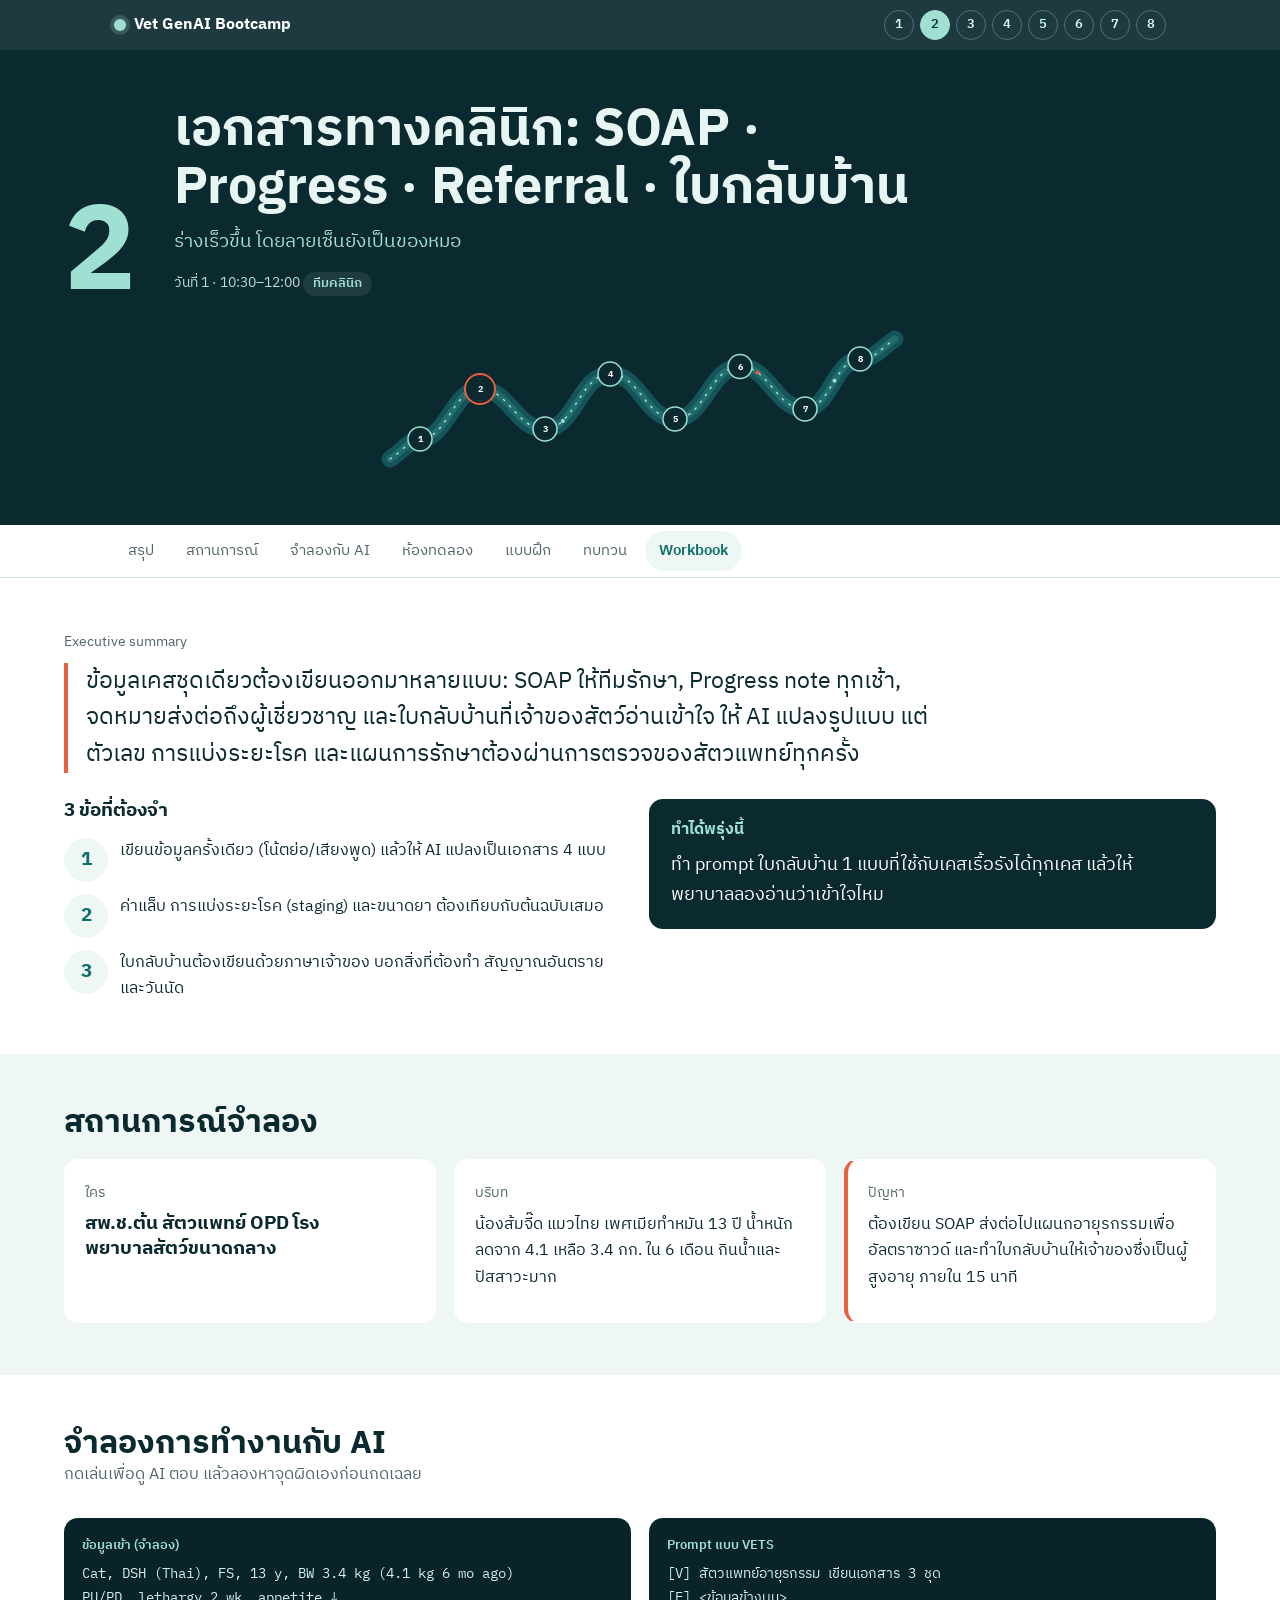
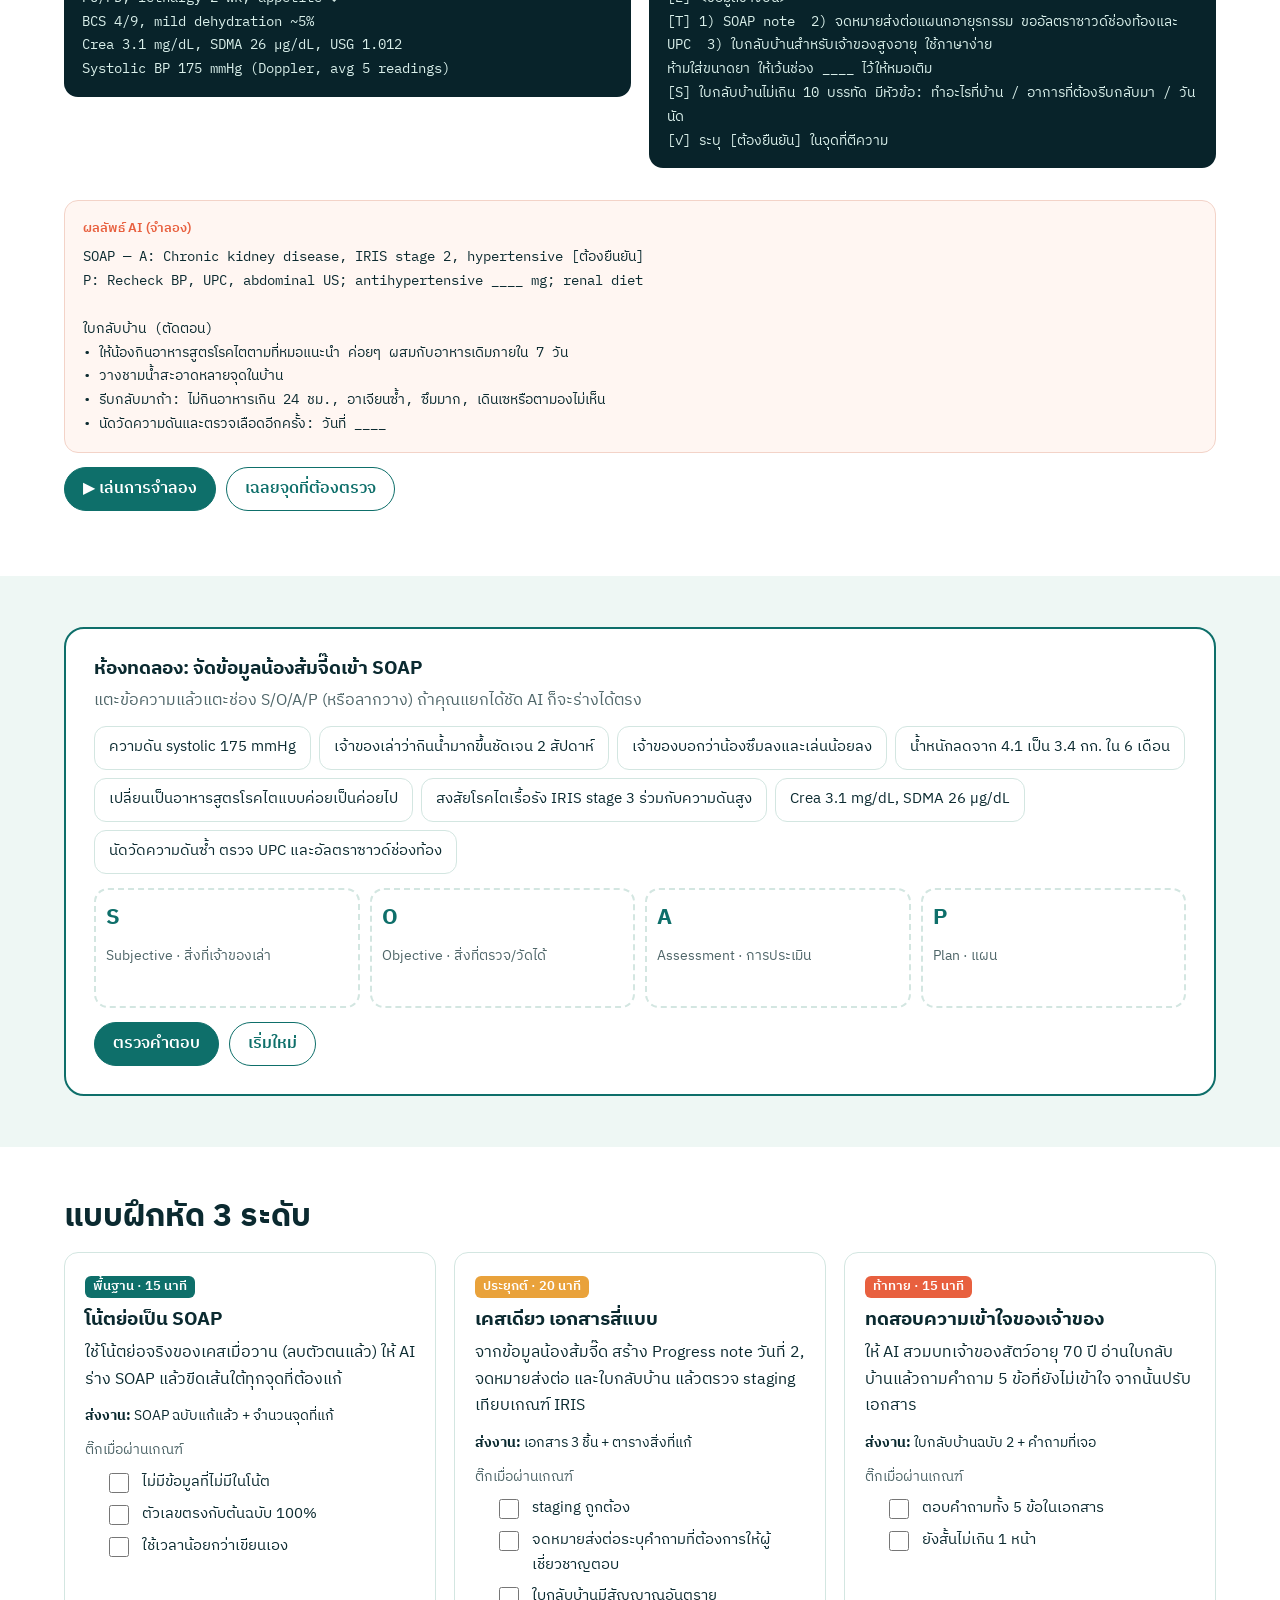
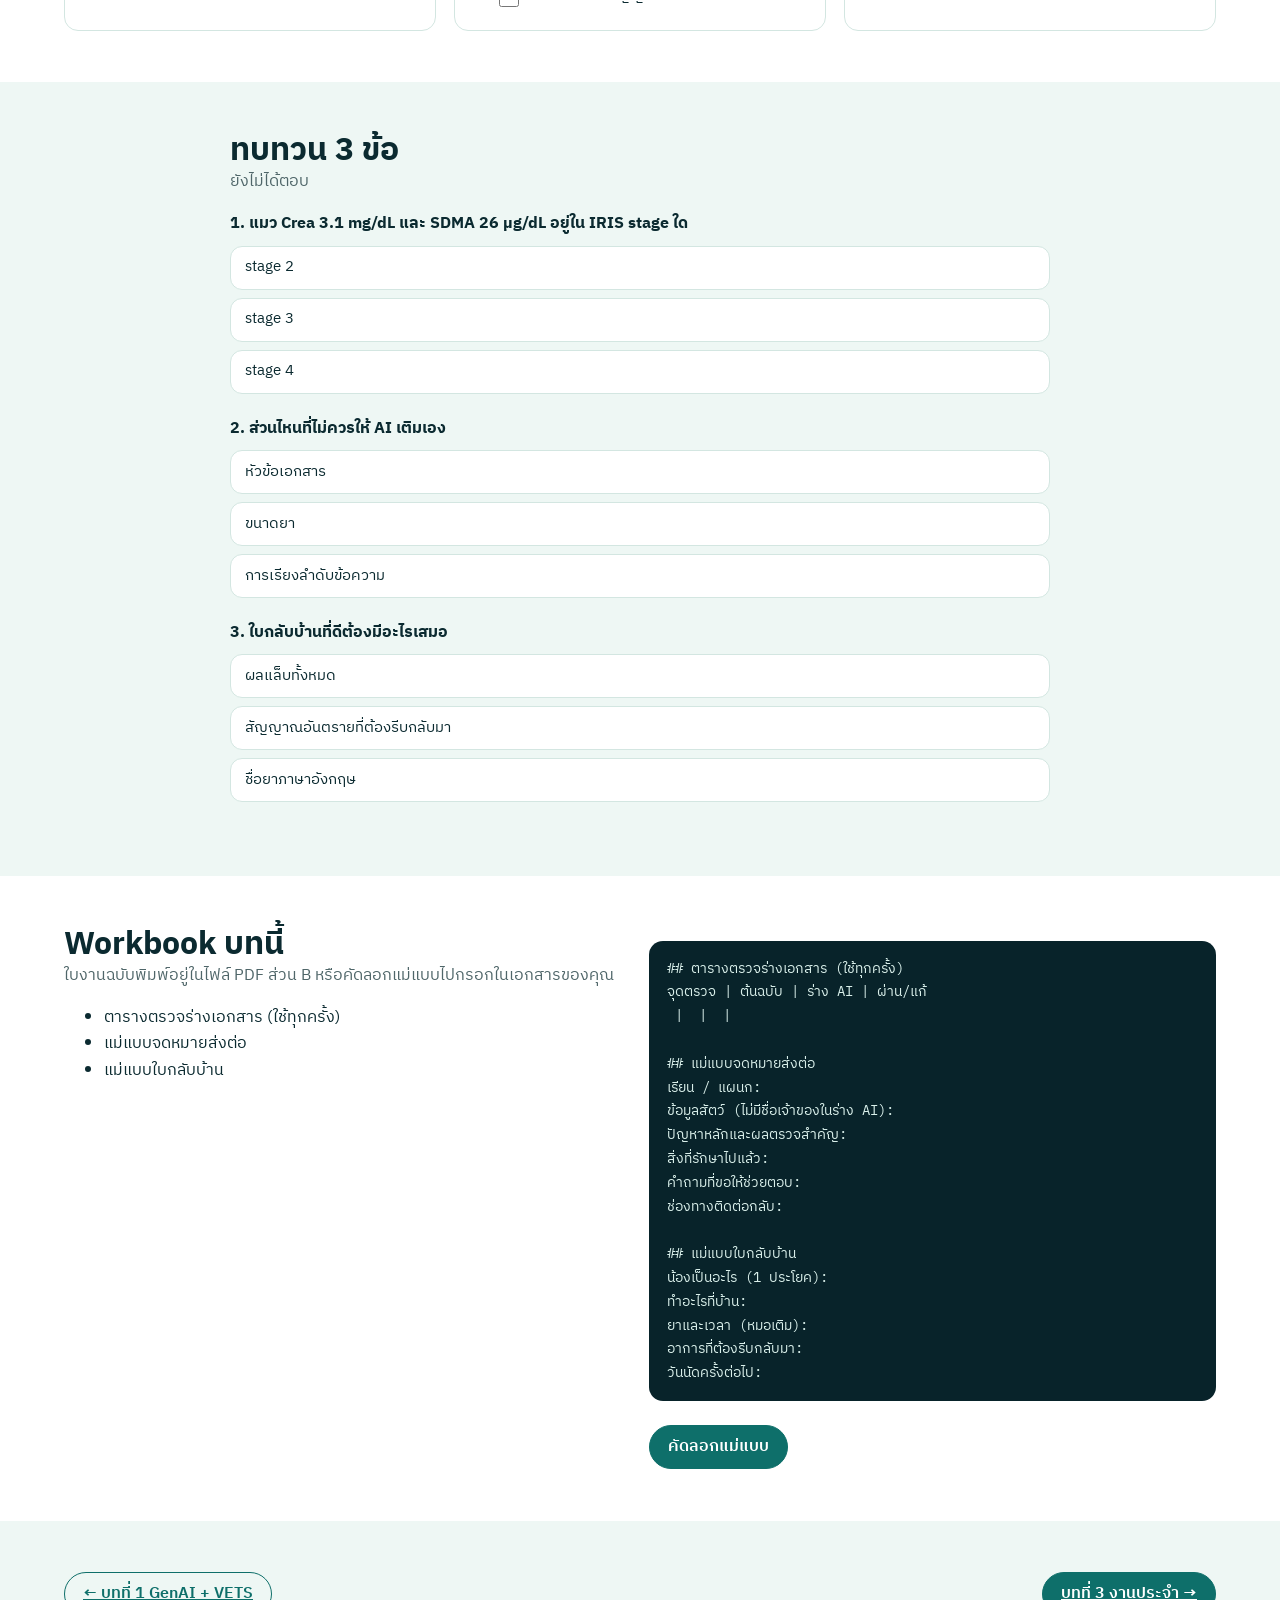
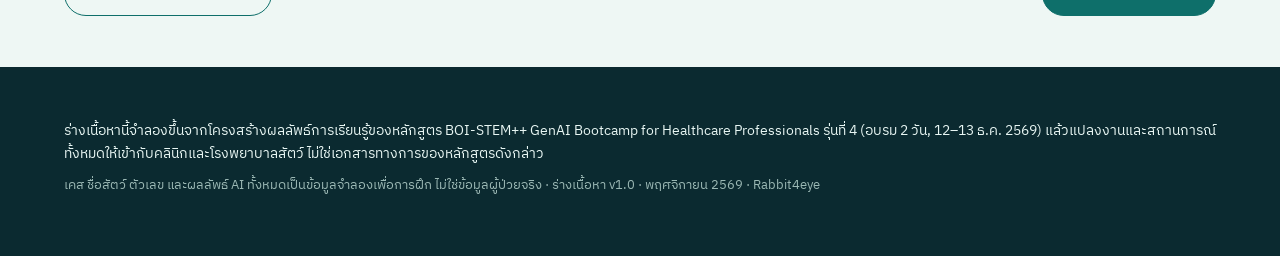
<file: ch2.html>
<!DOCTYPE html><html lang="th"><head><meta charset="utf-8"><meta name="viewport" content="width=device-width,initial-scale=1">
<title>บทที่ 2 · เอกสารคลินิก</title>
<link rel="preconnect" href="https://fonts.googleapis.com"><link rel="preconnect" href="https://fonts.gstatic.com" crossorigin>
<link href="https://fonts.googleapis.com/css2?family=IBM+Plex+Sans+Thai:wght@400;500;600;700&family=IBM+Plex+Mono:wght@400;500&display=swap" rel="stylesheet">
<link rel="stylesheet" href="assets/site.css"></head><body><header class='top'><div class='wrap'><a class='brand' href='index.html'><i></i>Vet GenAI Bootcamp</a><nav class='dots' aria-label='บทเรียน'><a href='ch1.html' data-slug='ch1' data-qn='3' data-en='8' class='' title='บทที่ 1 GenAI 101 และสูตร Prompt แบบ VETS' aria-label='บทที่ 1'>1</a><a href='ch2.html' data-slug='ch2' data-qn='3' data-en='8' class='on' title='บทที่ 2 เอกสารทางคลินิก: SOAP · Progress · Referral · ใบกลับบ้าน' aria-label='บทที่ 2'>2</a><a href='ch3.html' data-slug='ch3' data-qn='3' data-en='6' class='' title='บทที่ 3 งานประจำ: ส่งเวร · ตารางเวร · หนังสือ · บันทึกประชุม' aria-label='บทที่ 3'>3</a><a href='ch4.html' data-slug='ch4' data-qn='3' data-en='6' class='' title='บทที่ 4 ตามทันงานวิจัยและแนวทางเวชปฏิบัติ' aria-label='บทที่ 4'>4</a><a href='ch5.html' data-slug='ch5' data-qn='3' data-en='6' class='' title='บทที่ 5 จากงานประจำสู่ R2R และรายงานคุณภาพ' aria-label='บทที่ 5'>5</a><a href='ch6.html' data-slug='ch6' data-qn='3' data-en='6' class='' title='บทที่ 6 ออกแบบ AI Workflow ของหน่วยงาน' aria-label='บทที่ 6'>6</a><a href='ch7.html' data-slug='ch7' data-qn='3' data-en='6' class='' title='บทที่ 7 ปลอดภัย มีจริยธรรม และสอดคล้อง PDPA' aria-label='บทที่ 7'>7</a><a href='ch8.html' data-slug='ch8' data-qn='3' data-en='6' class='' title='บทที่ 8 สำหรับเจ้าของ รพ.สัตว์: นโยบาย ROI และแผน 90 วัน' aria-label='บทที่ 8'>8</a></nav></div></header>
<script type="application/json" id="data">{"page": "chapter", "slug": "ch2", "lab": "soap", "sim": {"prompt": "[V] สัตวแพทย์อายุรกรรม เขียนเอกสาร 3 ชุด\n[E] <ข้อมูลข้างบน>\n[T] 1) SOAP note  2) จดหมายส่งต่อแผนกอายุรกรรม ขออัลตราซาวด์ช่องท้องและ UPC  3) ใบกลับบ้านสำหรับเจ้าของสูงอายุ ใช้ภาษาง่าย\nห้ามใส่ขนาดยา ให้เว้นช่อง ____ ไว้ให้หมอเติม\n[S] ใบกลับบ้านไม่เกิน 10 บรรทัด มีหัวข้อ: ทำอะไรที่บ้าน / อาการที่ต้องรีบกลับมา / วันนัด\n[✓] ระบุ [ต้องยืนยัน] ในจุดที่ตีความ", "output": "SOAP — A: Chronic kidney disease, IRIS stage 2, hypertensive [ต้องยืนยัน]\nP: Recheck BP, UPC, abdominal US; antihypertensive ____ mg; renal diet\n\nใบกลับบ้าน (ตัดตอน)\n• ให้น้องกินอาหารสูตรโรคไตตามที่หมอแนะนำ ค่อยๆ ผสมกับอาหารเดิมภายใน 7 วัน\n• วางชามน้ำสะอาดหลายจุดในบ้าน\n• รีบกลับมาถ้า: ไม่กินอาหารเกิน 24 ชม., อาเจียนซ้ำ, ซึมมาก, เดินเซหรือตามองไม่เห็น\n• นัดวัดความดันและตรวจเลือดอีกครั้ง: วันที่ ____"}, "soap_items": [["เจ้าของเล่าว่ากินน้ำมากขึ้นชัดเจน 2 สัปดาห์", "S"], ["น้ำหนักลดจาก 4.1 เป็น 3.4 กก. ใน 6 เดือน", "O"], ["Crea 3.1 mg/dL, SDMA 26 µg/dL", "O"], ["ความดัน systolic 175 mmHg", "O"], ["สงสัยโรคไตเรื้อรัง IRIS stage 3 ร่วมกับความดันสูง", "A"], ["นัดวัดความดันซ้ำ ตรวจ UPC และอัลตราซาวด์ช่องท้อง", "P"], ["เจ้าของบอกว่าน้องซึมลงและเล่นน้อยลง", "S"], ["เปลี่ยนเป็นอาหารสูตรโรคไตแบบค่อยเป็นค่อยไป", "P"]]}</script>
<main>
<section class='band dark chhead'><div class='wrap'>
 <div class='grid'><div class='no'>2</div><div><h1>เอกสารทางคลินิก: SOAP · Progress · Referral · ใบกลับบ้าน</h1><p class='kicker'>ร่างเร็วขึ้น โดยลายเซ็นยังเป็นของหมอ</p><p class='small' style='color:#bcd9d3'>วันที่ 1 · 10:30–12:00 <span class='pill'>ทีมคลินิก</span></p></div></div>
 <div class='fig' style='height:clamp(90px,14vw,150px);margin-top:16px'><svg viewBox='0 0 1020 300' preserveAspectRatio='xMidYMid meet' role='img' aria-label='เส้นทาง 8 บท'><path id='rib' d='M10,270 C 40,250 50,230 70,230 C 124.0,230 136.0,130 190,130 C 248.5,130 261.5,210 320,210 C 378.5,210 391.5,100 450,100 C 508.5,100 521.5,190 580,190 C 638.5,190 651.5,85 710,85 C 768.5,85 781.5,170 840,170 C 889.5,170 900.5,70 950,70 C 980,70 990,50 1020,30' fill='none' stroke='#14545A' stroke-width='34' stroke-linecap='round'/><path d='M10,270 C 40,250 50,230 70,230 C 124.0,230 136.0,130 190,130 C 248.5,130 261.5,210 320,210 C 378.5,210 391.5,100 450,100 C 508.5,100 521.5,190 580,190 C 638.5,190 651.5,85 710,85 C 768.5,85 781.5,170 840,170 C 889.5,170 900.5,70 950,70 C 980,70 990,50 1020,30' fill='none' stroke='#2a7f7a' stroke-width='14' stroke-linecap='round' opacity='.6'/><path class='flow' d='M10,270 C 40,250 50,230 70,230 C 124.0,230 136.0,130 190,130 C 248.5,130 261.5,210 320,210 C 378.5,210 391.5,100 450,100 C 508.5,100 521.5,190 580,190 C 638.5,190 651.5,85 710,85 C 768.5,85 781.5,170 840,170 C 889.5,170 900.5,70 950,70 C 980,70 990,50 1020,30' fill='none' stroke='#9FE0D2' stroke-width='3' stroke-linecap='round'/><circle r='6' fill='#E8603F'><animateMotion dur='9s' begin='0.0s' repeatCount='indefinite'><mpath href='#rib'/></animateMotion></circle><circle r='4' fill='#9FE0D2'><animateMotion dur='10s' begin='-1.6s' repeatCount='indefinite'><mpath href='#rib'/></animateMotion></circle><circle r='6' fill='#9FE0D2'><animateMotion dur='11s' begin='-3.2s' repeatCount='indefinite'><mpath href='#rib'/></animateMotion></circle><circle r='4' fill='#E8603F'><animateMotion dur='9s' begin='-4.800000000000001s' repeatCount='indefinite'><mpath href='#rib'/></animateMotion></circle><circle r='6' fill='#9FE0D2'><animateMotion dur='10s' begin='-6.4s' repeatCount='indefinite'><mpath href='#rib'/></animateMotion></circle><circle r='4' fill='#9FE0D2'><animateMotion dur='11s' begin='-8.0s' repeatCount='indefinite'><mpath href='#rib'/></animateMotion></circle><a href='ch1.html' aria-label='บทที่ 1 GenAI + VETS'><g class='node' data-no='1'><circle class='c' cx='70' cy='230' r='24'/><text x='70' y='236' text-anchor='middle'>1</text></g></a><a href='ch2.html' aria-label='บทที่ 2 เอกสารคลินิก'><g class='node hit' data-no='2'><circle class='c' cx='190' cy='130' r='30'/><text x='190' y='136' text-anchor='middle'>2</text></g></a><a href='ch3.html' aria-label='บทที่ 3 งานประจำ'><g class='node' data-no='3'><circle class='c' cx='320' cy='210' r='24'/><text x='320' y='216' text-anchor='middle'>3</text></g></a><a href='ch4.html' aria-label='บทที่ 4 ตามทันงานวิจัย'><g class='node' data-no='4'><circle class='c' cx='450' cy='100' r='24'/><text x='450' y='106' text-anchor='middle'>4</text></g></a><a href='ch5.html' aria-label='บทที่ 5 R2R + KPI'><g class='node' data-no='5'><circle class='c' cx='580' cy='190' r='24'/><text x='580' y='196' text-anchor='middle'>5</text></g></a><a href='ch6.html' aria-label='บทที่ 6 AI Workflow'><g class='node' data-no='6'><circle class='c' cx='710' cy='85' r='24'/><text x='710' y='91' text-anchor='middle'>6</text></g></a><a href='ch7.html' aria-label='บทที่ 7 PDPA + ความปลอดภัย'><g class='node' data-no='7'><circle class='c' cx='840' cy='170' r='24'/><text x='840' y='176' text-anchor='middle'>7</text></g></a><a href='ch8.html' aria-label='บทที่ 8 เจ้าของ รพ.'><g class='node' data-no='8'><circle class='c' cx='950' cy='70' r='24'/><text x='950' y='76' text-anchor='middle'>8</text></g></a></svg></div>
</div></section>
<nav class='secnav' aria-label='ส่วนในบทนี้'><div class='scroll'><a href='#sum' class='on'>สรุป</a><a href='#case'>สถานการณ์</a><a href='#sim'>จำลองกับ AI</a><a href='#lab'>ห้องทดลอง</a><a href='#ex'>แบบฝึก</a><a href='#quiz'>ทบทวน</a><a href='#wb'>Workbook</a></div></nav>

<section class='band' id='sum'><div class='wrap'>
 <p class='small muted rv'>Executive summary</p>
 <p class='idea rv'>ข้อมูลเคสชุดเดียวต้องเขียนออกมาหลายแบบ: SOAP ให้ทีมรักษา, Progress note ทุกเช้า, จดหมายส่งต่อถึงผู้เชี่ยวชาญ และใบกลับบ้านที่เจ้าของสัตว์อ่านเข้าใจ ให้ AI แปลงรูปแบบ แต่ตัวเลข การแบ่งระยะโรค และแผนการรักษาต้องผ่านการตรวจของสัตวแพทย์ทุกครั้ง</p>
 <div class='grid g2' style='margin-top:26px;align-items:start'><div class='rv'><h3 style='margin-bottom:14px'>3 ข้อที่ต้องจำ</h3><ol class='tk'><li><span>เขียนข้อมูลครั้งเดียว (โน้ตย่อ/เสียงพูด) แล้วให้ AI แปลงเป็นเอกสาร 4 แบบ</span></li><li><span>ค่าแล็บ การแบ่งระยะโรค (staging) และขนาดยา ต้องเทียบกับต้นฉบับเสมอ</span></li><li><span>ใบกลับบ้านต้องเขียนด้วยภาษาเจ้าของ บอกสิ่งที่ต้องทำ สัญญาณอันตราย และวันนัด</span></li></ol></div>
 <div class='tomorrow rv'><b>ทำได้พรุ่งนี้</b><p style='margin:8px 0 0;font-size:18px'>ทำ prompt ใบกลับบ้าน 1 แบบที่ใช้กับเคสเรื้อรังได้ทุกเคส แล้วให้พยาบาลลองอ่านว่าเข้าใจไหม</p></div></div>
 
</div></section>

<section class='band wash' id='case'><div class='wrap'>
 <h2 class='rv'>สถานการณ์จำลอง</h2>
 <div class='grid g3' style='margin-top:18px'><div class='card rv'><span class='small muted'>ใคร</span><h3 style='margin-top:6px'>สพ.ช.ต้น สัตวแพทย์ OPD โรงพยาบาลสัตว์ขนาดกลาง</h3></div>
 <div class='card rv'><span class='small muted'>บริบท</span><p style='margin-top:6px'>น้องส้มจี๊ด แมวไทย เพศเมียทำหมัน 13 ปี น้ำหนักลดจาก 4.1 เหลือ 3.4 กก. ใน 6 เดือน กินน้ำและปัสสาวะมาก</p></div>
 <div class='card rv' style='border-left:4px solid var(--coral)'><span class='small muted'>ปัญหา</span><p style='margin-top:6px'>ต้องเขียน SOAP ส่งต่อไปแผนกอายุรกรรมเพื่ออัลตราซาวด์ และทำใบกลับบ้านให้เจ้าของซึ่งเป็นผู้สูงอายุ ภายใน 15 นาที</p></div></div>
</div></section>

<section class='band' id='sim'><div class='wrap'>
 <h2 class='rv'>จำลองการทำงานกับ AI</h2><p class='muted rv'>กดเล่นเพื่อดู AI ตอบ แล้วลองหาจุดผิดเองก่อนกดเฉลย</p>
 <div class='sim' style='margin-top:16px'>
  <div class='rv'><pre class='term'><span class='cap'>ข้อมูลเข้า (จำลอง)</span>Cat, DSH (Thai), FS, 13 y, BW 3.4 kg (4.1 kg 6 mo ago)
PU/PD, lethargy 2 wk, appetite ↓
BCS 4/9, mild dehydration ~5%
Crea 3.1 mg/dL, SDMA 26 µg/dL, USG 1.012
Systolic BP 175 mmHg (Doppler, avg 5 readings)</pre></div>
  <div class='rv'><pre class='term' id='tPrompt'><span class='cap'>Prompt แบบ VETS</span>[V] สัตวแพทย์อายุรกรรม เขียนเอกสาร 3 ชุด
[E] &lt;ข้อมูลข้างบน&gt;
[T] 1) SOAP note  2) จดหมายส่งต่อแผนกอายุรกรรม ขออัลตราซาวด์ช่องท้องและ UPC  3) ใบกลับบ้านสำหรับเจ้าของสูงอายุ ใช้ภาษาง่าย
ห้ามใส่ขนาดยา ให้เว้นช่อง ____ ไว้ให้หมอเติม
[S] ใบกลับบ้านไม่เกิน 10 บรรทัด มีหัวข้อ: ทำอะไรที่บ้าน / อาการที่ต้องรีบกลับมา / วันนัด
[✓] ระบุ [ต้องยืนยัน] ในจุดที่ตีความ</pre></div>
 </div>
 <pre class='term ai rv' id='tOut' style='margin-top:18px'><span class='cap'>ผลลัพธ์ AI (จำลอง)</span>SOAP — A: Chronic kidney disease, <mark>IRIS stage 2</mark>, hypertensive [ต้องยืนยัน]
P: Recheck BP, UPC, abdominal US; antihypertensive ____ mg; renal diet

ใบกลับบ้าน (ตัดตอน)
• ให้น้องกินอาหารสูตรโรคไตตามที่หมอแนะนำ ค่อยๆ ผสมกับอาหารเดิมภายใน 7 วัน
• วางชามน้ำสะอาดหลายจุดในบ้าน
• รีบกลับมาถ้า: ไม่กินอาหารเกิน 24 ชม., อาเจียนซ้ำ, ซึมมาก, เดินเซหรือตามองไม่เห็น
• นัดวัดความดันและตรวจเลือดอีกครั้ง: วันที่ ____</pre>
 <div style='display:flex;gap:10px;flex-wrap:wrap;margin-top:14px'><button class='btn solid' id='play'>▶ เล่นการจำลอง</button><button class='btn' id='reveal'>เฉลยจุดที่ต้องตรวจ</button></div>
 <div class='checks' id='checks'><div class='row'><span><b>พบ:</b> AI ใส่ &#x27;IRIS stage 2&#x27; แต่ Crea 3.1 mg/dL และ SDMA 26 µg/dL ในแมวอยู่ในช่วง stage 3</span><span><b style='color:var(--ok)'>แก้:</b> แก้เป็น stage 3 และยืนยันว่าแมวขาดน้ำอยู่ขณะเจาะเลือด (ค่าอาจสูงเกินจริง) จึงควรตรวจซ้ำเมื่อสัตว์คงที่</span></div><div class='row'><span><b>พบ:</b> ความดัน 175 mmHg จัดเป็น &#x27;hypertensive&#x27; ตาม IRIS substage ถูกต้อง แต่ต้องมีการวัดซ้ำ</span><span><b style='color:var(--ok)'>แก้:</b> คง [ต้องยืนยัน] ไว้จนวัดซ้ำได้</span></div><div class='row'><span><b>พบ:</b> ใบกลับบ้านเขียนดี แต่ &#x27;เดินเซหรือตามองไม่เห็น&#x27; ต้องอธิบายว่าเกี่ยวกับความดันสูง</span><span><b style='color:var(--ok)'>แก้:</b> เพิ่มเหตุผล 1 บรรทัด เจ้าของจะจำได้ดีขึ้น</span></div></div>
</div></section>

<section class='band wash' id='lab'><div class='wrap'><div class='lab rv' id='soapLab'><h3>ห้องทดลอง: จัดข้อมูลน้องส้มจี๊ดเข้า SOAP</h3>
<p class='muted'>แตะข้อความแล้วแตะช่อง S/O/A/P (หรือลากวาง) ถ้าคุณแยกได้ชัด AI ก็จะร่างได้ตรง</p>
<div class='chips' id='pool'></div><div class='buckets'><div class='bucket' data-k='S' tabindex='0'><h4>S</h4><span class='small muted'>Subjective · สิ่งที่เจ้าของเล่า</span><div class='chips'></div></div><div class='bucket' data-k='O' tabindex='0'><h4>O</h4><span class='small muted'>Objective · สิ่งที่ตรวจ/วัดได้</span><div class='chips'></div></div><div class='bucket' data-k='A' tabindex='0'><h4>A</h4><span class='small muted'>Assessment · การประเมิน</span><div class='chips'></div></div><div class='bucket' data-k='P' tabindex='0'><h4>P</h4><span class='small muted'>Plan · แผน</span><div class='chips'></div></div></div>
<div style='display:flex;gap:10px;flex-wrap:wrap;margin-top:14px;align-items:center'><button class='btn solid' id='soapCheck'>ตรวจคำตอบ</button><button class='btn' id='soapReset'>เริ่มใหม่</button><span id='soapRes' class='score' aria-live='polite'></span></div></div></div></section>

<section class='band' id='ex'><div class='wrap'>
 <h2 class='rv'>แบบฝึกหัด 3 ระดับ</h2>
 <div class='grid g3 ex' style='margin-top:18px'><div class='card rv'><span class='lv l1'>พื้นฐาน · 15 นาที</span><h3 style='margin:8px 0'>โน้ตย่อเป็น SOAP</h3><p>ใช้โน้ตย่อจริงของเคสเมื่อวาน (ลบตัวตนแล้ว) ให้ AI ร่าง SOAP แล้วขีดเส้นใต้ทุกจุดที่ต้องแก้</p>
<p class='small'><b>ส่งงาน:</b> SOAP ฉบับแก้แล้ว + จำนวนจุดที่แก้</p><span class='small muted'>ติ๊กเมื่อผ่านเกณฑ์</span><ul class='crit'><li><label><input type='checkbox' data-k='0-0'> ไม่มีข้อมูลที่ไม่มีในโน้ต</label></li><li><label><input type='checkbox' data-k='0-1'> ตัวเลขตรงกับต้นฉบับ 100%</label></li><li><label><input type='checkbox' data-k='0-2'> ใช้เวลาน้อยกว่าเขียนเอง</label></li></ul></div><div class='card rv'><span class='lv l2'>ประยุกต์ · 20 นาที</span><h3 style='margin:8px 0'>เคสเดียว เอกสารสี่แบบ</h3><p>จากข้อมูลน้องส้มจี๊ด สร้าง Progress note วันที่ 2, จดหมายส่งต่อ และใบกลับบ้าน แล้วตรวจ staging เทียบเกณฑ์ IRIS</p>
<p class='small'><b>ส่งงาน:</b> เอกสาร 3 ชิ้น + ตารางสิ่งที่แก้</p><span class='small muted'>ติ๊กเมื่อผ่านเกณฑ์</span><ul class='crit'><li><label><input type='checkbox' data-k='1-0'> staging ถูกต้อง</label></li><li><label><input type='checkbox' data-k='1-1'> จดหมายส่งต่อระบุคำถามที่ต้องการให้ผู้เชี่ยวชาญตอบ</label></li><li><label><input type='checkbox' data-k='1-2'> ใบกลับบ้านมีสัญญาณอันตราย</label></li></ul></div><div class='card rv'><span class='lv l3'>ท้าทาย · 15 นาที</span><h3 style='margin:8px 0'>ทดสอบความเข้าใจของเจ้าของ</h3><p>ให้ AI สวมบทเจ้าของสัตว์อายุ 70 ปี อ่านใบกลับบ้านแล้วถามคำถาม 5 ข้อที่ยังไม่เข้าใจ จากนั้นปรับเอกสาร</p>
<p class='small'><b>ส่งงาน:</b> ใบกลับบ้านฉบับ 2 + คำถามที่เจอ</p><span class='small muted'>ติ๊กเมื่อผ่านเกณฑ์</span><ul class='crit'><li><label><input type='checkbox' data-k='2-0'> ตอบคำถามทั้ง 5 ข้อในเอกสาร</label></li><li><label><input type='checkbox' data-k='2-1'> ยังสั้นไม่เกิน 1 หน้า</label></li></ul></div></div>
</div></section>

<section class='band wash' id='quiz'><div class='wrap' style='max-width:820px'>
 <h2 class='rv'>ทบทวน 3 ข้อ</h2><p id='qscore' class='muted' aria-live='polite'></p>
 <div style='margin-top:16px'><div class='q rv' data-a='1'><b>1. แมว Crea 3.1 mg/dL และ SDMA 26 µg/dL อยู่ใน IRIS stage ใด</b><div class='opts'><button class='chip' aria-pressed='false'>stage 2</button><button class='chip' aria-pressed='false'>stage 3</button><button class='chip' aria-pressed='false'>stage 4</button></div><p class='why'>ในแมว stage 3 คือ Crea 2.9–5.0 mg/dL และ SDMA 26–38 µg/dL ควรยืนยันซ้ำเมื่อสัตว์ไม่ขาดน้ำ</p></div><div class='q rv' data-a='1'><b>2. ส่วนไหนที่ไม่ควรให้ AI เติมเอง</b><div class='opts'><button class='chip' aria-pressed='false'>หัวข้อเอกสาร</button><button class='chip' aria-pressed='false'>ขนาดยา</button><button class='chip' aria-pressed='false'>การเรียงลำดับข้อความ</button></div><p class='why'>ให้ AI เว้นช่องไว้ แล้วสัตวแพทย์เติมเอง</p></div><div class='q rv' data-a='1'><b>3. ใบกลับบ้านที่ดีต้องมีอะไรเสมอ</b><div class='opts'><button class='chip' aria-pressed='false'>ผลแล็บทั้งหมด</button><button class='chip' aria-pressed='false'>สัญญาณอันตรายที่ต้องรีบกลับมา</button><button class='chip' aria-pressed='false'>ชื่อยาภาษาอังกฤษ</button></div><p class='why'>เจ้าของต้องรู้ว่าเมื่อไรต้องกลับมา นี่คือส่วนที่ช่วยชีวิตสัตว์ได้จริง</p></div></div>
</div></section>

<section class='band' id='wb'><div class='wrap grid g2'>
 <div class='rv'><h2>Workbook บทนี้</h2><p class='muted'>ใบงานฉบับพิมพ์อยู่ในไฟล์ PDF ส่วน B หรือคัดลอกแม่แบบไปกรอกในเอกสารของคุณ</p><ul><li>ตารางตรวจร่างเอกสาร (ใช้ทุกครั้ง)</li><li>แม่แบบจดหมายส่งต่อ</li><li>แม่แบบใบกลับบ้าน</li></ul></div>
 <div class='rv'><pre class='term' id='wbText'>## ตารางตรวจร่างเอกสาร (ใช้ทุกครั้ง)
จุดตรวจ | ต้นฉบับ | ร่าง AI | ผ่าน/แก้
 |  |  | 

## แม่แบบจดหมายส่งต่อ
เรียน / แผนก: 
ข้อมูลสัตว์ (ไม่มีชื่อเจ้าของในร่าง AI): 
ปัญหาหลักและผลตรวจสำคัญ: 
สิ่งที่รักษาไปแล้ว: 
คำถามที่ขอให้ช่วยตอบ: 
ช่องทางติดต่อกลับ: 

## แม่แบบใบกลับบ้าน
น้องเป็นอะไร (1 ประโยค): 
ทำอะไรที่บ้าน: 
ยาและเวลา (หมอเติม): 
อาการที่ต้องรีบกลับมา: 
วันนัดครั้งต่อไป:</pre><button class='btn solid' data-copy='wbText' style='margin-top:10px'>คัดลอกแม่แบบ</button></div>
</div></section>

<section class='band wash'><div class='wrap next'><a class='btn' href='ch1.html'>← บทที่ 1 GenAI + VETS</a><a class='btn solid' href='ch3.html'>บทที่ 3 งานประจำ →</a></div></section>
</main><footer class='band dark'><div class='wrap'><p>ร่างเนื้อหานี้จำลองขึ้นจากโครงสร้างผลลัพธ์การเรียนรู้ของหลักสูตร BOI-STEM++ GenAI Bootcamp for Healthcare Professionals รุ่นที่ 4 (อบรม 2 วัน, 12–13 ธ.ค. 2569) แล้วแปลงงานและสถานการณ์ทั้งหมดให้เข้ากับคลินิกและโรงพยาบาลสัตว์ ไม่ใช่เอกสารทางการของหลักสูตรดังกล่าว</p><p class='note' style='color:#9bb8b4'>เคส ชื่อสัตว์ ตัวเลข และผลลัพธ์ AI ทั้งหมดเป็นข้อมูลจำลองเพื่อการฝึก ไม่ใช่ข้อมูลผู้ป่วยจริง · ร่างเนื้อหา v1.0 · พฤศจิกายน 2569 · Rabbit4eye</p></div></footer>
<script src="assets/site.js"></script></body></html>
</file>
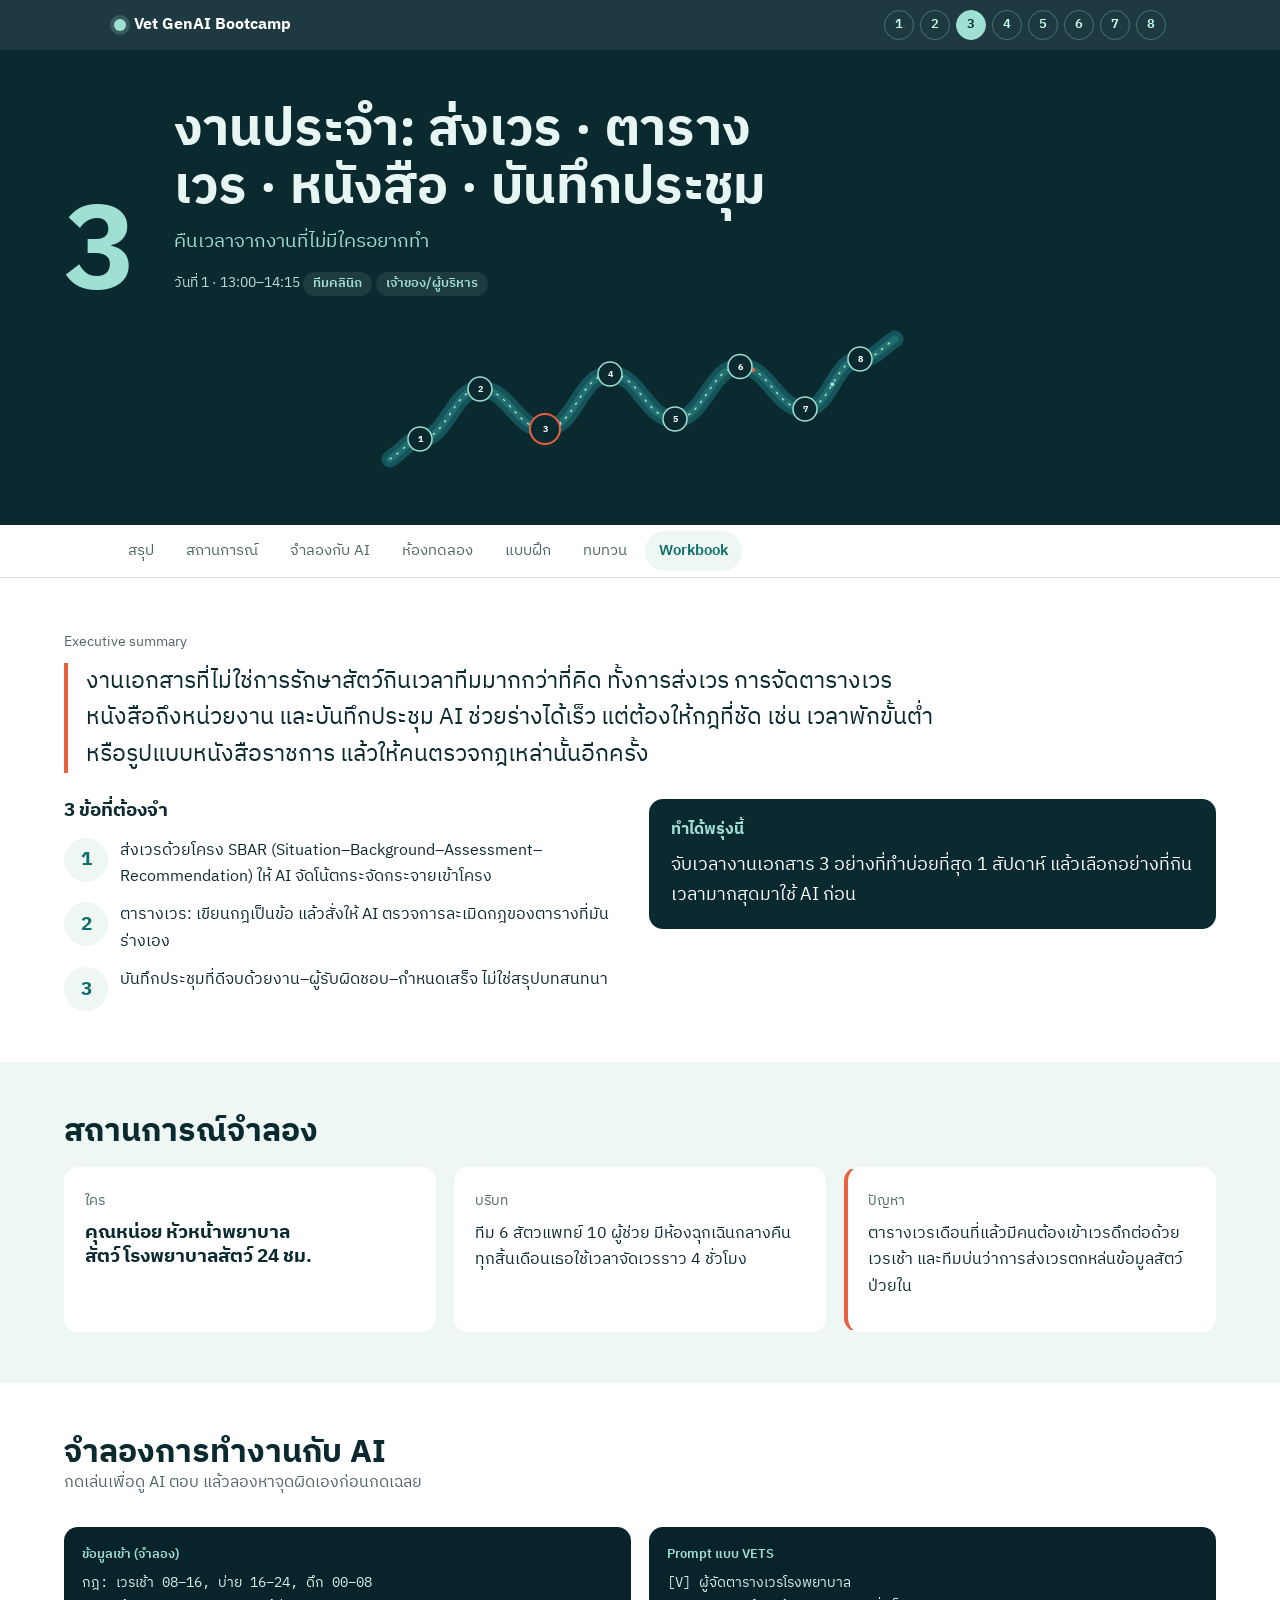
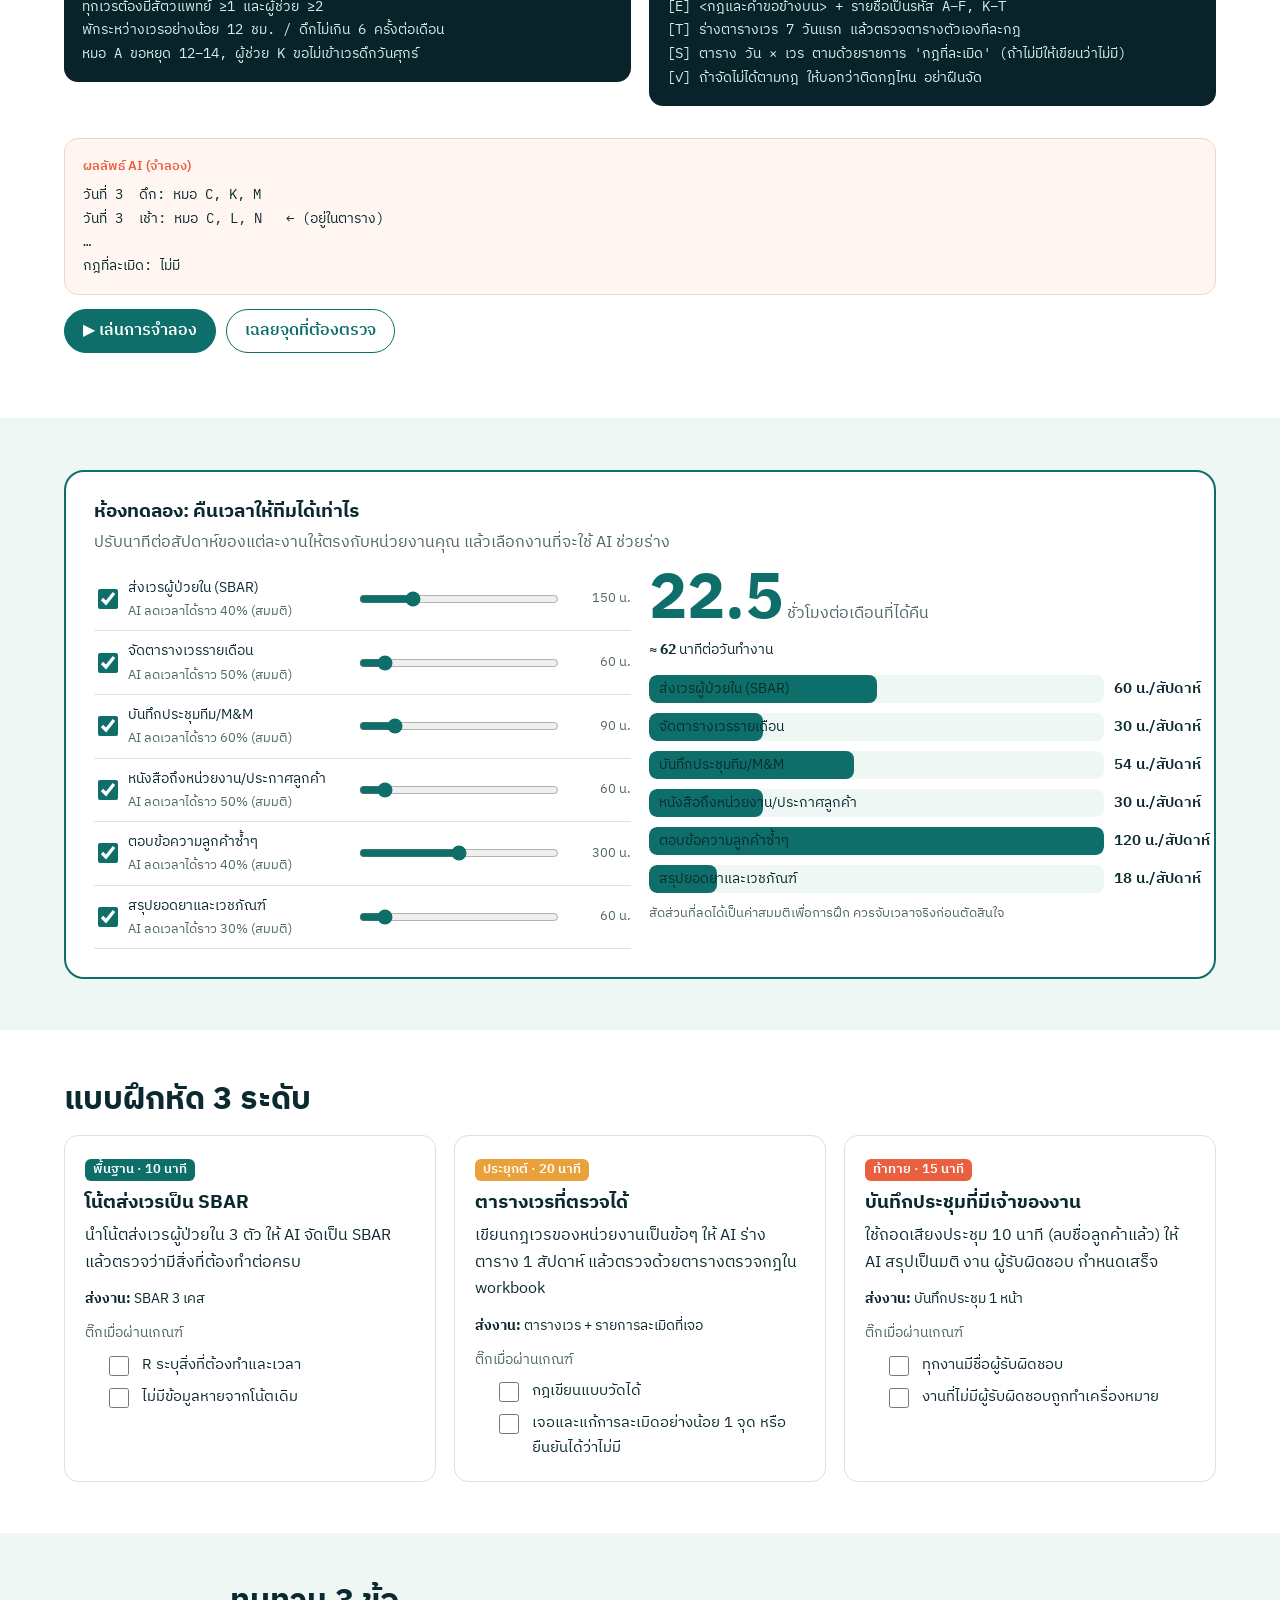
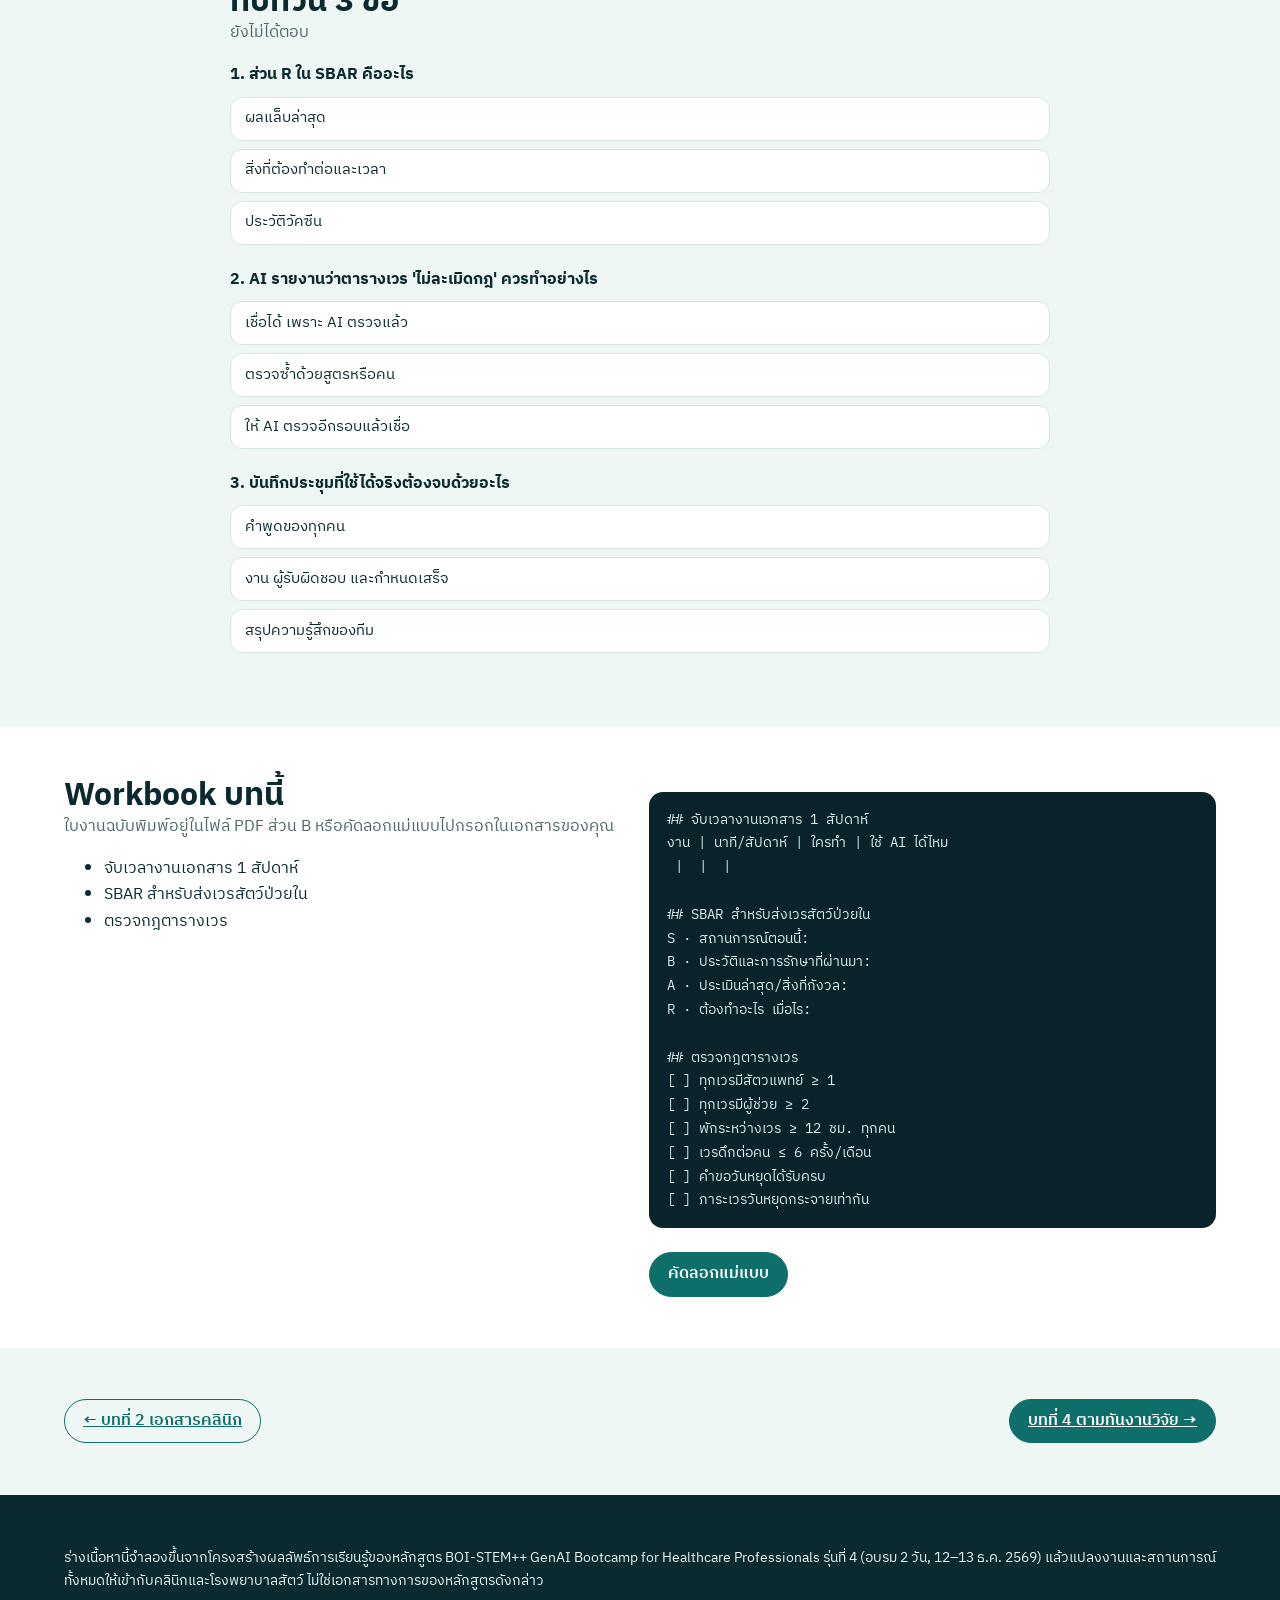
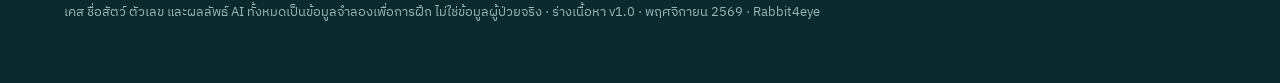
<file: ch3.html>
<!DOCTYPE html><html lang="th"><head><meta charset="utf-8"><meta name="viewport" content="width=device-width,initial-scale=1">
<title>บทที่ 3 · งานประจำ</title>
<link rel="preconnect" href="https://fonts.googleapis.com"><link rel="preconnect" href="https://fonts.gstatic.com" crossorigin>
<link href="https://fonts.googleapis.com/css2?family=IBM+Plex+Sans+Thai:wght@400;500;600;700&family=IBM+Plex+Mono:wght@400;500&display=swap" rel="stylesheet">
<link rel="stylesheet" href="assets/site.css"></head><body><header class='top'><div class='wrap'><a class='brand' href='index.html'><i></i>Vet GenAI Bootcamp</a><nav class='dots' aria-label='บทเรียน'><a href='ch1.html' data-slug='ch1' data-qn='3' data-en='8' class='' title='บทที่ 1 GenAI 101 และสูตร Prompt แบบ VETS' aria-label='บทที่ 1'>1</a><a href='ch2.html' data-slug='ch2' data-qn='3' data-en='8' class='' title='บทที่ 2 เอกสารทางคลินิก: SOAP · Progress · Referral · ใบกลับบ้าน' aria-label='บทที่ 2'>2</a><a href='ch3.html' data-slug='ch3' data-qn='3' data-en='6' class='on' title='บทที่ 3 งานประจำ: ส่งเวร · ตารางเวร · หนังสือ · บันทึกประชุม' aria-label='บทที่ 3'>3</a><a href='ch4.html' data-slug='ch4' data-qn='3' data-en='6' class='' title='บทที่ 4 ตามทันงานวิจัยและแนวทางเวชปฏิบัติ' aria-label='บทที่ 4'>4</a><a href='ch5.html' data-slug='ch5' data-qn='3' data-en='6' class='' title='บทที่ 5 จากงานประจำสู่ R2R และรายงานคุณภาพ' aria-label='บทที่ 5'>5</a><a href='ch6.html' data-slug='ch6' data-qn='3' data-en='6' class='' title='บทที่ 6 ออกแบบ AI Workflow ของหน่วยงาน' aria-label='บทที่ 6'>6</a><a href='ch7.html' data-slug='ch7' data-qn='3' data-en='6' class='' title='บทที่ 7 ปลอดภัย มีจริยธรรม และสอดคล้อง PDPA' aria-label='บทที่ 7'>7</a><a href='ch8.html' data-slug='ch8' data-qn='3' data-en='6' class='' title='บทที่ 8 สำหรับเจ้าของ รพ.สัตว์: นโยบาย ROI และแผน 90 วัน' aria-label='บทที่ 8'>8</a></nav></div></header>
<script type="application/json" id="data">{"page": "chapter", "slug": "ch3", "lab": "time", "sim": {"prompt": "[V] ผู้จัดตารางเวรโรงพยาบาล\n[E] <กฎและคำขอข้างบน> + รายชื่อเป็นรหัส A–F, K–T\n[T] ร่างตารางเวร 7 วันแรก แล้วตรวจตารางตัวเองทีละกฎ\n[S] ตาราง วัน × เวร ตามด้วยรายการ 'กฎที่ละเมิด' (ถ้าไม่มีให้เขียนว่าไม่มี)\n[✓] ถ้าจัดไม่ได้ตามกฎ ให้บอกว่าติดกฎไหน อย่าฝืนจัด", "output": "วันที่ 3  ดึก: หมอ C, K, M\nวันที่ 3  เช้า: หมอ C, L, N   ← (อยู่ในตาราง)\n…\nกฎที่ละเมิด: ไม่มี"}, "time_tasks": [["ส่งเวรผู้ป่วยใน (SBAR)", 150, 40], ["จัดตารางเวรรายเดือน", 60, 50], ["บันทึกประชุมทีม/M&M", 90, 60], ["หนังสือถึงหน่วยงาน/ประกาศลูกค้า", 60, 50], ["ตอบข้อความลูกค้าซ้ำๆ", 300, 40], ["สรุปยอดยาและเวชภัณฑ์", 60, 30]]}</script>
<main>
<section class='band dark chhead'><div class='wrap'>
 <div class='grid'><div class='no'>3</div><div><h1>งานประจำ: ส่งเวร · ตารางเวร · หนังสือ · บันทึกประชุม</h1><p class='kicker'>คืนเวลาจากงานที่ไม่มีใครอยากทำ</p><p class='small' style='color:#bcd9d3'>วันที่ 1 · 13:00–14:15 <span class='pill'>ทีมคลินิก</span><span class='pill'>เจ้าของ/ผู้บริหาร</span></p></div></div>
 <div class='fig' style='height:clamp(90px,14vw,150px);margin-top:16px'><svg viewBox='0 0 1020 300' preserveAspectRatio='xMidYMid meet' role='img' aria-label='เส้นทาง 8 บท'><path id='rib' d='M10,270 C 40,250 50,230 70,230 C 124.0,230 136.0,130 190,130 C 248.5,130 261.5,210 320,210 C 378.5,210 391.5,100 450,100 C 508.5,100 521.5,190 580,190 C 638.5,190 651.5,85 710,85 C 768.5,85 781.5,170 840,170 C 889.5,170 900.5,70 950,70 C 980,70 990,50 1020,30' fill='none' stroke='#14545A' stroke-width='34' stroke-linecap='round'/><path d='M10,270 C 40,250 50,230 70,230 C 124.0,230 136.0,130 190,130 C 248.5,130 261.5,210 320,210 C 378.5,210 391.5,100 450,100 C 508.5,100 521.5,190 580,190 C 638.5,190 651.5,85 710,85 C 768.5,85 781.5,170 840,170 C 889.5,170 900.5,70 950,70 C 980,70 990,50 1020,30' fill='none' stroke='#2a7f7a' stroke-width='14' stroke-linecap='round' opacity='.6'/><path class='flow' d='M10,270 C 40,250 50,230 70,230 C 124.0,230 136.0,130 190,130 C 248.5,130 261.5,210 320,210 C 378.5,210 391.5,100 450,100 C 508.5,100 521.5,190 580,190 C 638.5,190 651.5,85 710,85 C 768.5,85 781.5,170 840,170 C 889.5,170 900.5,70 950,70 C 980,70 990,50 1020,30' fill='none' stroke='#9FE0D2' stroke-width='3' stroke-linecap='round'/><circle r='6' fill='#E8603F'><animateMotion dur='9s' begin='0.0s' repeatCount='indefinite'><mpath href='#rib'/></animateMotion></circle><circle r='4' fill='#9FE0D2'><animateMotion dur='10s' begin='-1.6s' repeatCount='indefinite'><mpath href='#rib'/></animateMotion></circle><circle r='6' fill='#9FE0D2'><animateMotion dur='11s' begin='-3.2s' repeatCount='indefinite'><mpath href='#rib'/></animateMotion></circle><circle r='4' fill='#E8603F'><animateMotion dur='9s' begin='-4.800000000000001s' repeatCount='indefinite'><mpath href='#rib'/></animateMotion></circle><circle r='6' fill='#9FE0D2'><animateMotion dur='10s' begin='-6.4s' repeatCount='indefinite'><mpath href='#rib'/></animateMotion></circle><circle r='4' fill='#9FE0D2'><animateMotion dur='11s' begin='-8.0s' repeatCount='indefinite'><mpath href='#rib'/></animateMotion></circle><a href='ch1.html' aria-label='บทที่ 1 GenAI + VETS'><g class='node' data-no='1'><circle class='c' cx='70' cy='230' r='24'/><text x='70' y='236' text-anchor='middle'>1</text></g></a><a href='ch2.html' aria-label='บทที่ 2 เอกสารคลินิก'><g class='node' data-no='2'><circle class='c' cx='190' cy='130' r='24'/><text x='190' y='136' text-anchor='middle'>2</text></g></a><a href='ch3.html' aria-label='บทที่ 3 งานประจำ'><g class='node hit' data-no='3'><circle class='c' cx='320' cy='210' r='30'/><text x='320' y='216' text-anchor='middle'>3</text></g></a><a href='ch4.html' aria-label='บทที่ 4 ตามทันงานวิจัย'><g class='node' data-no='4'><circle class='c' cx='450' cy='100' r='24'/><text x='450' y='106' text-anchor='middle'>4</text></g></a><a href='ch5.html' aria-label='บทที่ 5 R2R + KPI'><g class='node' data-no='5'><circle class='c' cx='580' cy='190' r='24'/><text x='580' y='196' text-anchor='middle'>5</text></g></a><a href='ch6.html' aria-label='บทที่ 6 AI Workflow'><g class='node' data-no='6'><circle class='c' cx='710' cy='85' r='24'/><text x='710' y='91' text-anchor='middle'>6</text></g></a><a href='ch7.html' aria-label='บทที่ 7 PDPA + ความปลอดภัย'><g class='node' data-no='7'><circle class='c' cx='840' cy='170' r='24'/><text x='840' y='176' text-anchor='middle'>7</text></g></a><a href='ch8.html' aria-label='บทที่ 8 เจ้าของ รพ.'><g class='node' data-no='8'><circle class='c' cx='950' cy='70' r='24'/><text x='950' y='76' text-anchor='middle'>8</text></g></a></svg></div>
</div></section>
<nav class='secnav' aria-label='ส่วนในบทนี้'><div class='scroll'><a href='#sum' class='on'>สรุป</a><a href='#case'>สถานการณ์</a><a href='#sim'>จำลองกับ AI</a><a href='#lab'>ห้องทดลอง</a><a href='#ex'>แบบฝึก</a><a href='#quiz'>ทบทวน</a><a href='#wb'>Workbook</a></div></nav>

<section class='band' id='sum'><div class='wrap'>
 <p class='small muted rv'>Executive summary</p>
 <p class='idea rv'>งานเอกสารที่ไม่ใช่การรักษาสัตว์กินเวลาทีมมากกว่าที่คิด ทั้งการส่งเวร การจัดตารางเวร หนังสือถึงหน่วยงาน และบันทึกประชุม AI ช่วยร่างได้เร็ว แต่ต้องให้กฎที่ชัด เช่น เวลาพักขั้นต่ำ หรือรูปแบบหนังสือราชการ แล้วให้คนตรวจกฎเหล่านั้นอีกครั้ง</p>
 <div class='grid g2' style='margin-top:26px;align-items:start'><div class='rv'><h3 style='margin-bottom:14px'>3 ข้อที่ต้องจำ</h3><ol class='tk'><li><span>ส่งเวรด้วยโครง SBAR (Situation–Background–Assessment–Recommendation) ให้ AI จัดโน้ตกระจัดกระจายเข้าโครง</span></li><li><span>ตารางเวร: เขียนกฎเป็นข้อ แล้วสั่งให้ AI ตรวจการละเมิดกฎของตารางที่มันร่างเอง</span></li><li><span>บันทึกประชุมที่ดีจบด้วยงาน–ผู้รับผิดชอบ–กำหนดเสร็จ ไม่ใช่สรุปบทสนทนา</span></li></ol></div>
 <div class='tomorrow rv'><b>ทำได้พรุ่งนี้</b><p style='margin:8px 0 0;font-size:18px'>จับเวลางานเอกสาร 3 อย่างที่ทำบ่อยที่สุด 1 สัปดาห์ แล้วเลือกอย่างที่กินเวลามากสุดมาใช้ AI ก่อน</p></div></div>
 
</div></section>

<section class='band wash' id='case'><div class='wrap'>
 <h2 class='rv'>สถานการณ์จำลอง</h2>
 <div class='grid g3' style='margin-top:18px'><div class='card rv'><span class='small muted'>ใคร</span><h3 style='margin-top:6px'>คุณหน่อย หัวหน้าพยาบาลสัตว์ โรงพยาบาลสัตว์ 24 ชม.</h3></div>
 <div class='card rv'><span class='small muted'>บริบท</span><p style='margin-top:6px'>ทีม 6 สัตวแพทย์ 10 ผู้ช่วย มีห้องฉุกเฉินกลางคืน ทุกสิ้นเดือนเธอใช้เวลาจัดเวรราว 4 ชั่วโมง</p></div>
 <div class='card rv' style='border-left:4px solid var(--coral)'><span class='small muted'>ปัญหา</span><p style='margin-top:6px'>ตารางเวรเดือนที่แล้วมีคนต้องเข้าเวรดึกต่อด้วยเวรเช้า และทีมบ่นว่าการส่งเวรตกหล่นข้อมูลสัตว์ป่วยใน</p></div></div>
</div></section>

<section class='band' id='sim'><div class='wrap'>
 <h2 class='rv'>จำลองการทำงานกับ AI</h2><p class='muted rv'>กดเล่นเพื่อดู AI ตอบ แล้วลองหาจุดผิดเองก่อนกดเฉลย</p>
 <div class='sim' style='margin-top:16px'>
  <div class='rv'><pre class='term'><span class='cap'>ข้อมูลเข้า (จำลอง)</span>กฎ: เวรเช้า 08–16, บ่าย 16–24, ดึก 00–08
ทุกเวรต้องมีสัตวแพทย์ ≥1 และผู้ช่วย ≥2
พักระหว่างเวรอย่างน้อย 12 ชม. / ดึกไม่เกิน 6 ครั้งต่อเดือน
หมอ A ขอหยุด 12–14, ผู้ช่วย K ขอไม่เข้าเวรดึกวันศุกร์</pre></div>
  <div class='rv'><pre class='term' id='tPrompt'><span class='cap'>Prompt แบบ VETS</span>[V] ผู้จัดตารางเวรโรงพยาบาล
[E] &lt;กฎและคำขอข้างบน&gt; + รายชื่อเป็นรหัส A–F, K–T
[T] ร่างตารางเวร 7 วันแรก แล้วตรวจตารางตัวเองทีละกฎ
[S] ตาราง วัน × เวร ตามด้วยรายการ &#x27;กฎที่ละเมิด&#x27; (ถ้าไม่มีให้เขียนว่าไม่มี)
[✓] ถ้าจัดไม่ได้ตามกฎ ให้บอกว่าติดกฎไหน อย่าฝืนจัด</pre></div>
 </div>
 <pre class='term ai rv' id='tOut' style='margin-top:18px'><span class='cap'>ผลลัพธ์ AI (จำลอง)</span>วันที่ 3  ดึก: หมอ C, K, M
<mark>วันที่ 3  เช้า: หมอ C, L, N</mark>   ← (อยู่ในตาราง)
…
<mark>กฎที่ละเมิด: ไม่มี</mark></pre>
 <div style='display:flex;gap:10px;flex-wrap:wrap;margin-top:14px'><button class='btn solid' id='play'>▶ เล่นการจำลอง</button><button class='btn' id='reveal'>เฉลยจุดที่ต้องตรวจ</button></div>
 <div class='checks' id='checks'><div class='row'><span><b>พบ:</b> หมอ C เข้าเวรดึก 00–08 แล้วเข้าเวรเช้า 08–16 วันเดียวกัน พักไม่ถึง 12 ชม. แต่ AI รายงานว่า &#x27;ไม่มีกฎที่ละเมิด&#x27;</span><span><b style='color:var(--ok)'>แก้:</b> อย่าเชื่อการตรวจตัวเองของ AI ใช้สูตรใน Sheets ตรวจซ้ำ หรือให้คนตรวจกฎพัก 12 ชม.</span></div><div class='row'><span><b>พบ:</b> AI จัด K เข้าเวรดึกวันอื่นที่ไม่ใช่วันศุกร์ ถูกต้อง</span><span><b style='color:var(--ok)'>แก้:</b> ให้ใส่คำขอของบุคลากรเป็นกฎ ไม่ใช่หมายเหตุ</span></div></div>
</div></section>

<section class='band wash' id='lab'><div class='wrap'><div class='lab rv'><h3>ห้องทดลอง: คืนเวลาให้ทีมได้เท่าไร</h3>
<p class='muted'>ปรับนาทีต่อสัปดาห์ของแต่ละงานให้ตรงกับหน่วยงานคุณ แล้วเลือกงานที่จะใช้ AI ช่วยร่าง</p>
<div class='grid g2'><div id='timeRows'></div>
<div><span class='out' id='timeOut'>0</span> <span class='muted'>ชั่วโมงต่อเดือนที่ได้คืน</span><p class='small' style='margin-top:6px'>≈ <b id='timeDay'>0</b> นาทีต่อวันทำงาน</p>
<div class='bars' id='timeBars' style='margin-top:14px'></div><p class='note' style='margin-top:10px'>สัดส่วนที่ลดได้เป็นค่าสมมติเพื่อการฝึก ควรจับเวลาจริงก่อนตัดสินใจ</p></div></div></div></div></section>

<section class='band' id='ex'><div class='wrap'>
 <h2 class='rv'>แบบฝึกหัด 3 ระดับ</h2>
 <div class='grid g3 ex' style='margin-top:18px'><div class='card rv'><span class='lv l1'>พื้นฐาน · 10 นาที</span><h3 style='margin:8px 0'>โน้ตส่งเวรเป็น SBAR</h3><p>นำโน้ตส่งเวรผู้ป่วยใน 3 ตัว ให้ AI จัดเป็น SBAR แล้วตรวจว่ามีสิ่งที่ต้องทำต่อครบ</p>
<p class='small'><b>ส่งงาน:</b> SBAR 3 เคส</p><span class='small muted'>ติ๊กเมื่อผ่านเกณฑ์</span><ul class='crit'><li><label><input type='checkbox' data-k='0-0'> R ระบุสิ่งที่ต้องทำและเวลา</label></li><li><label><input type='checkbox' data-k='0-1'> ไม่มีข้อมูลหายจากโน้ตเดิม</label></li></ul></div><div class='card rv'><span class='lv l2'>ประยุกต์ · 20 นาที</span><h3 style='margin:8px 0'>ตารางเวรที่ตรวจได้</h3><p>เขียนกฎเวรของหน่วยงานเป็นข้อๆ ให้ AI ร่างตาราง 1 สัปดาห์ แล้วตรวจด้วยตารางตรวจกฎใน workbook</p>
<p class='small'><b>ส่งงาน:</b> ตารางเวร + รายการละเมิดที่เจอ</p><span class='small muted'>ติ๊กเมื่อผ่านเกณฑ์</span><ul class='crit'><li><label><input type='checkbox' data-k='1-0'> กฎเขียนแบบวัดได้</label></li><li><label><input type='checkbox' data-k='1-1'> เจอและแก้การละเมิดอย่างน้อย 1 จุด หรือยืนยันได้ว่าไม่มี</label></li></ul></div><div class='card rv'><span class='lv l3'>ท้าทาย · 15 นาที</span><h3 style='margin:8px 0'>บันทึกประชุมที่มีเจ้าของงาน</h3><p>ใช้ถอดเสียงประชุม 10 นาที (ลบชื่อลูกค้าแล้ว) ให้ AI สรุปเป็นมติ งาน ผู้รับผิดชอบ กำหนดเสร็จ</p>
<p class='small'><b>ส่งงาน:</b> บันทึกประชุม 1 หน้า</p><span class='small muted'>ติ๊กเมื่อผ่านเกณฑ์</span><ul class='crit'><li><label><input type='checkbox' data-k='2-0'> ทุกงานมีชื่อผู้รับผิดชอบ</label></li><li><label><input type='checkbox' data-k='2-1'> งานที่ไม่มีผู้รับผิดชอบถูกทำเครื่องหมาย</label></li></ul></div></div>
</div></section>

<section class='band wash' id='quiz'><div class='wrap' style='max-width:820px'>
 <h2 class='rv'>ทบทวน 3 ข้อ</h2><p id='qscore' class='muted' aria-live='polite'></p>
 <div style='margin-top:16px'><div class='q rv' data-a='1'><b>1. ส่วน R ใน SBAR คืออะไร</b><div class='opts'><button class='chip' aria-pressed='false'>ผลแล็บล่าสุด</button><button class='chip' aria-pressed='false'>สิ่งที่ต้องทำต่อและเวลา</button><button class='chip' aria-pressed='false'>ประวัติวัคซีน</button></div><p class='why'>R = Recommendation บอกเวรถัดไปว่าต้องทำอะไร เมื่อไร</p></div><div class='q rv' data-a='1'><b>2. AI รายงานว่าตารางเวร &#x27;ไม่ละเมิดกฎ&#x27; ควรทำอย่างไร</b><div class='opts'><button class='chip' aria-pressed='false'>เชื่อได้ เพราะ AI ตรวจแล้ว</button><button class='chip' aria-pressed='false'>ตรวจซ้ำด้วยสูตรหรือคน</button><button class='chip' aria-pressed='false'>ให้ AI ตรวจอีกรอบแล้วเชื่อ</button></div><p class='why'>AI มักรายงานผลตรวจตัวเองผิด กฎตัวเลขควรตรวจด้วยสูตร</p></div><div class='q rv' data-a='1'><b>3. บันทึกประชุมที่ใช้ได้จริงต้องจบด้วยอะไร</b><div class='opts'><button class='chip' aria-pressed='false'>คำพูดของทุกคน</button><button class='chip' aria-pressed='false'>งาน ผู้รับผิดชอบ และกำหนดเสร็จ</button><button class='chip' aria-pressed='false'>สรุปความรู้สึกของทีม</button></div><p class='why'>ถ้าไม่มีเจ้าของงานและวันเสร็จ จะไม่มีอะไรเกิดขึ้นหลังประชุม</p></div></div>
</div></section>

<section class='band' id='wb'><div class='wrap grid g2'>
 <div class='rv'><h2>Workbook บทนี้</h2><p class='muted'>ใบงานฉบับพิมพ์อยู่ในไฟล์ PDF ส่วน B หรือคัดลอกแม่แบบไปกรอกในเอกสารของคุณ</p><ul><li>จับเวลางานเอกสาร 1 สัปดาห์</li><li>SBAR สำหรับส่งเวรสัตว์ป่วยใน</li><li>ตรวจกฎตารางเวร</li></ul></div>
 <div class='rv'><pre class='term' id='wbText'>## จับเวลางานเอกสาร 1 สัปดาห์
งาน | นาที/สัปดาห์ | ใครทำ | ใช้ AI ได้ไหม
 |  |  | 

## SBAR สำหรับส่งเวรสัตว์ป่วยใน
S · สถานการณ์ตอนนี้: 
B · ประวัติและการรักษาที่ผ่านมา: 
A · ประเมินล่าสุด/สิ่งที่กังวล: 
R · ต้องทำอะไร เมื่อไร: 

## ตรวจกฎตารางเวร
[ ] ทุกเวรมีสัตวแพทย์ ≥ 1
[ ] ทุกเวรมีผู้ช่วย ≥ 2
[ ] พักระหว่างเวร ≥ 12 ชม. ทุกคน
[ ] เวรดึกต่อคน ≤ 6 ครั้ง/เดือน
[ ] คำขอวันหยุดได้รับครบ
[ ] ภาระเวรวันหยุดกระจายเท่ากัน</pre><button class='btn solid' data-copy='wbText' style='margin-top:10px'>คัดลอกแม่แบบ</button></div>
</div></section>

<section class='band wash'><div class='wrap next'><a class='btn' href='ch2.html'>← บทที่ 2 เอกสารคลินิก</a><a class='btn solid' href='ch4.html'>บทที่ 4 ตามทันงานวิจัย →</a></div></section>
</main><footer class='band dark'><div class='wrap'><p>ร่างเนื้อหานี้จำลองขึ้นจากโครงสร้างผลลัพธ์การเรียนรู้ของหลักสูตร BOI-STEM++ GenAI Bootcamp for Healthcare Professionals รุ่นที่ 4 (อบรม 2 วัน, 12–13 ธ.ค. 2569) แล้วแปลงงานและสถานการณ์ทั้งหมดให้เข้ากับคลินิกและโรงพยาบาลสัตว์ ไม่ใช่เอกสารทางการของหลักสูตรดังกล่าว</p><p class='note' style='color:#9bb8b4'>เคส ชื่อสัตว์ ตัวเลข และผลลัพธ์ AI ทั้งหมดเป็นข้อมูลจำลองเพื่อการฝึก ไม่ใช่ข้อมูลผู้ป่วยจริง · ร่างเนื้อหา v1.0 · พฤศจิกายน 2569 · Rabbit4eye</p></div></footer>
<script src="assets/site.js"></script></body></html>
</file>
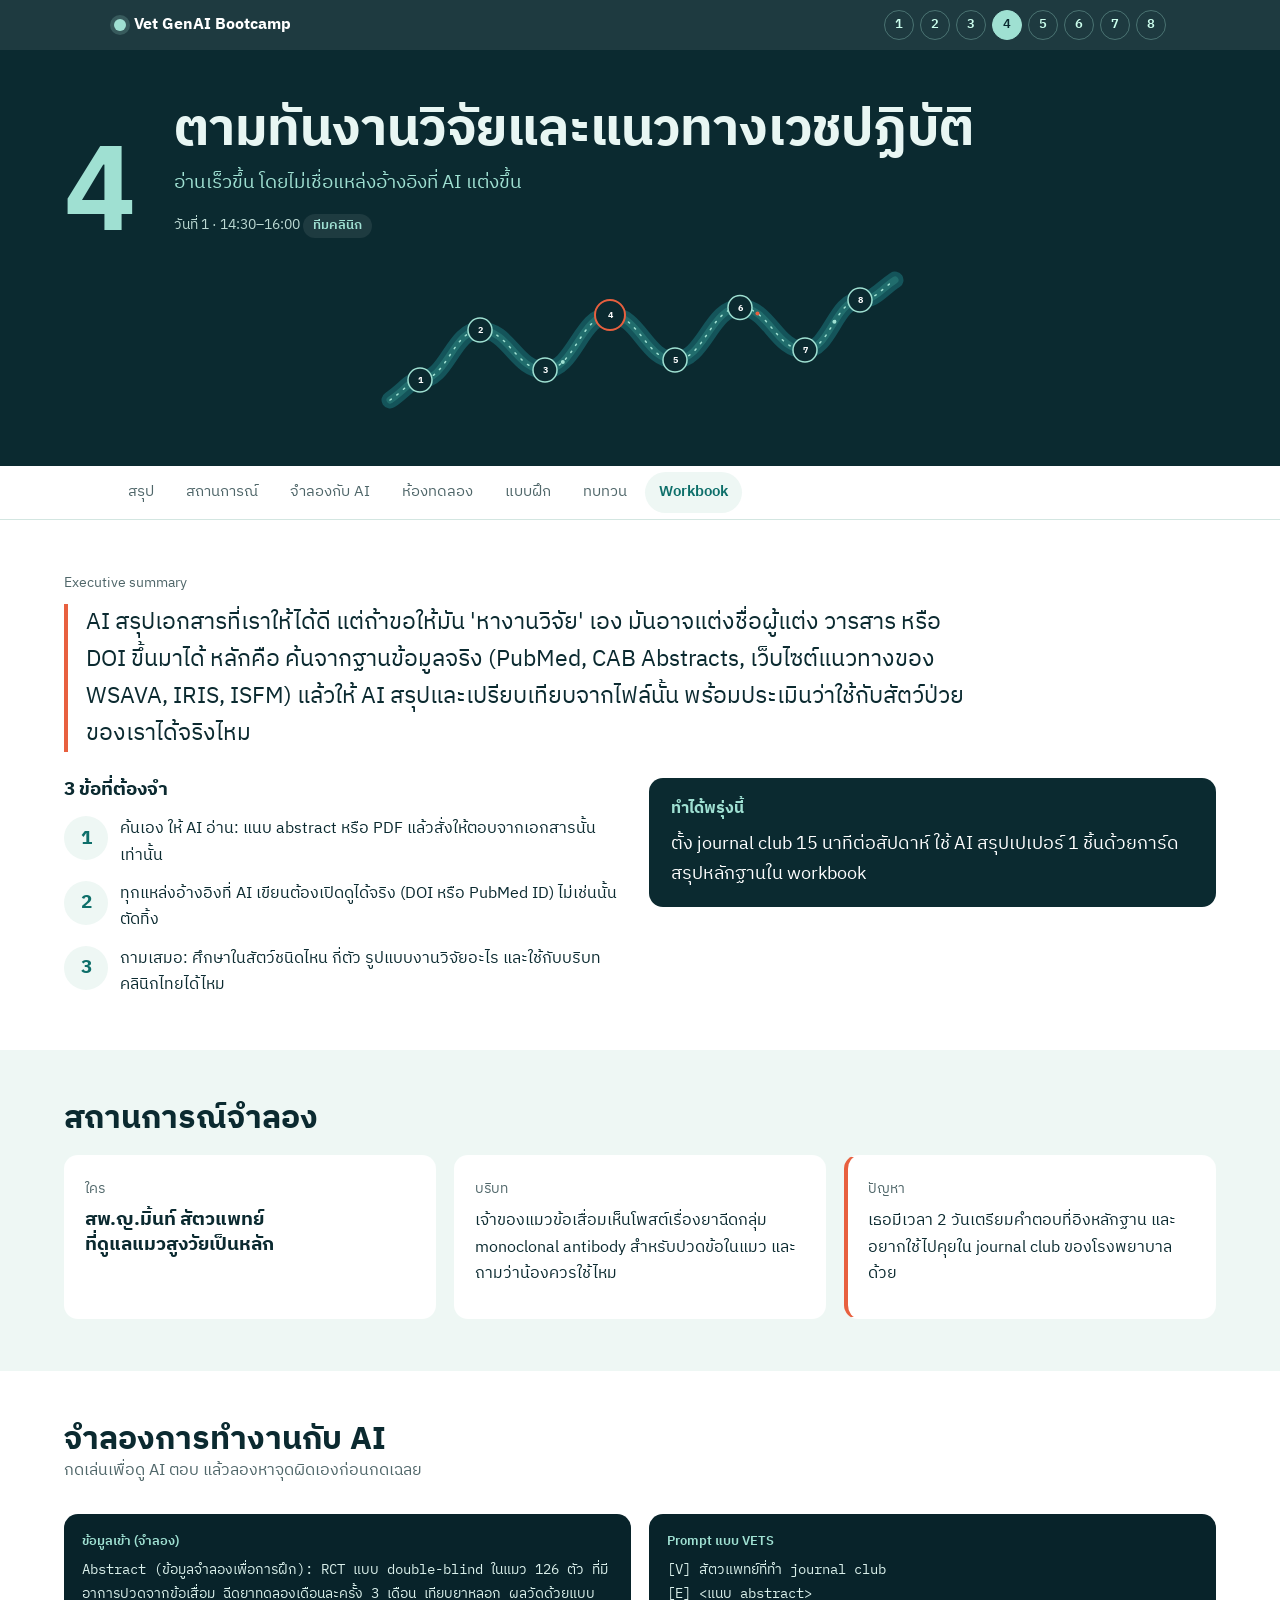
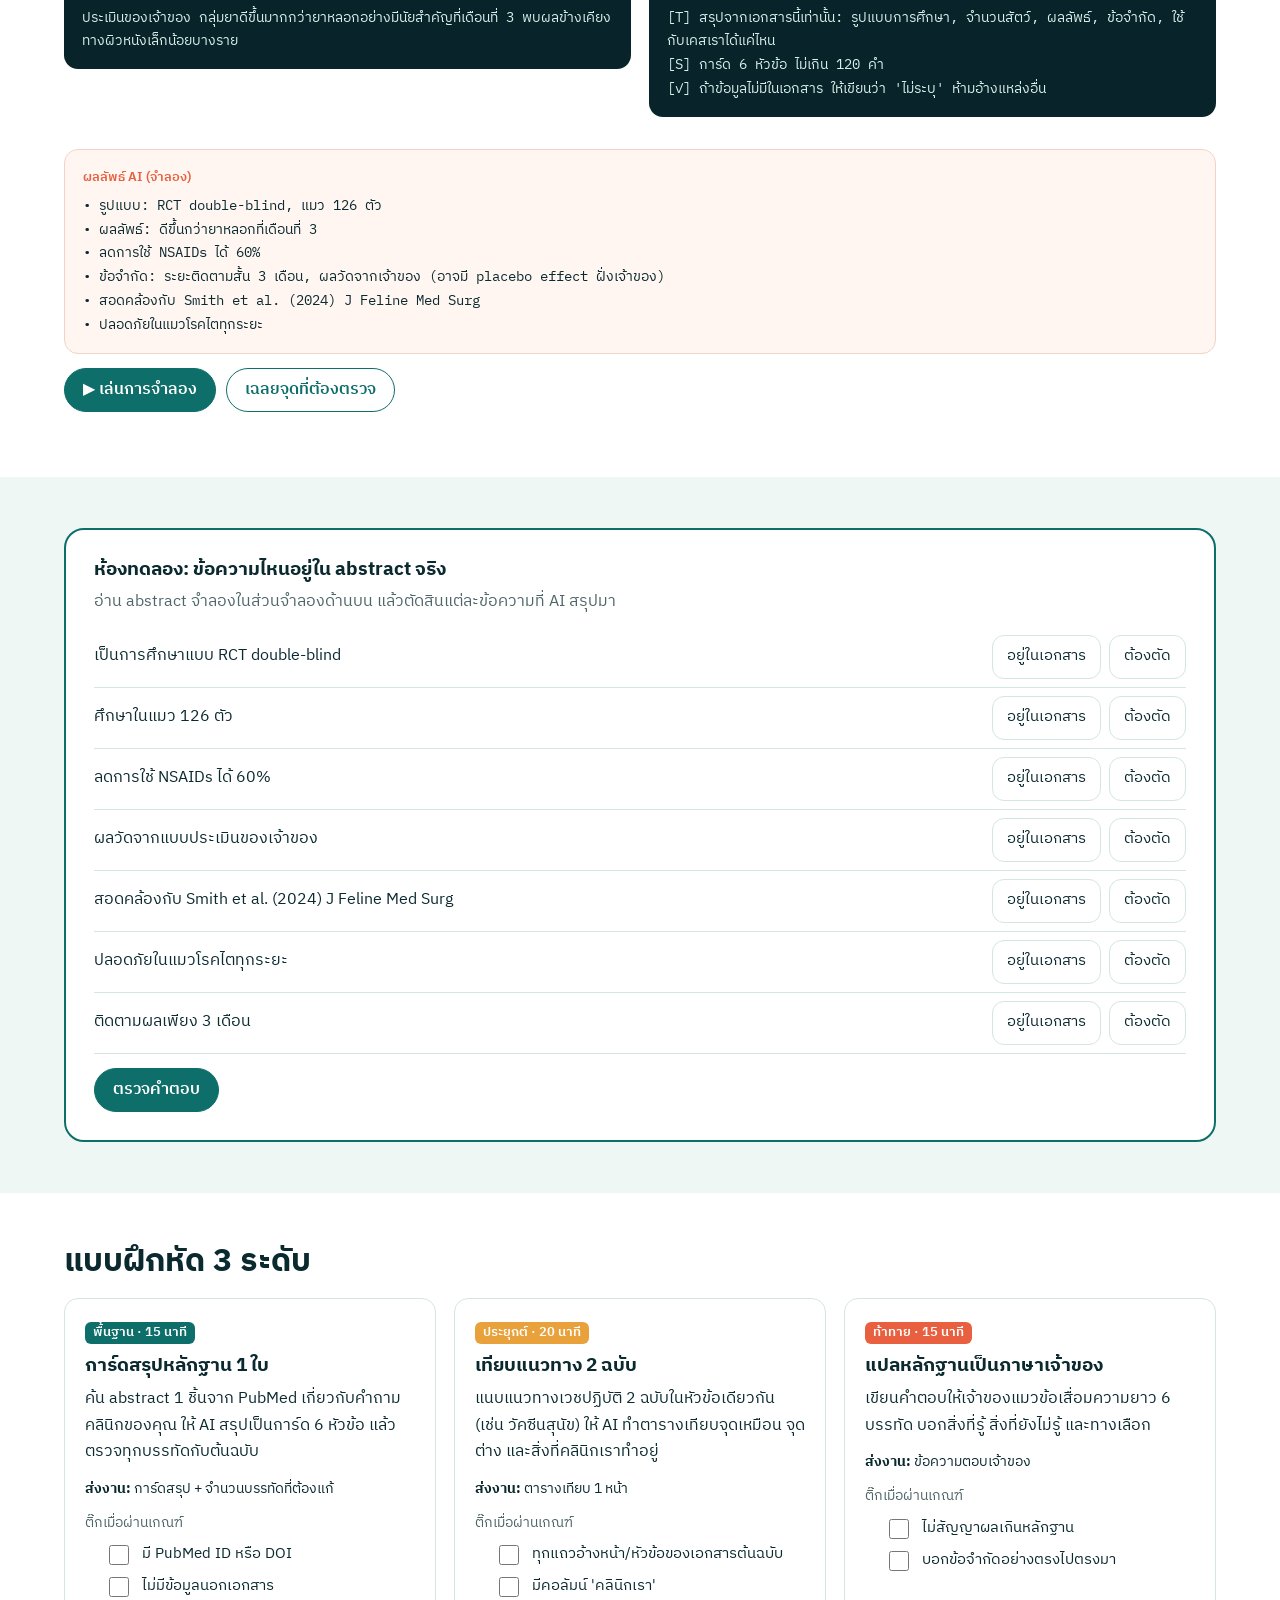
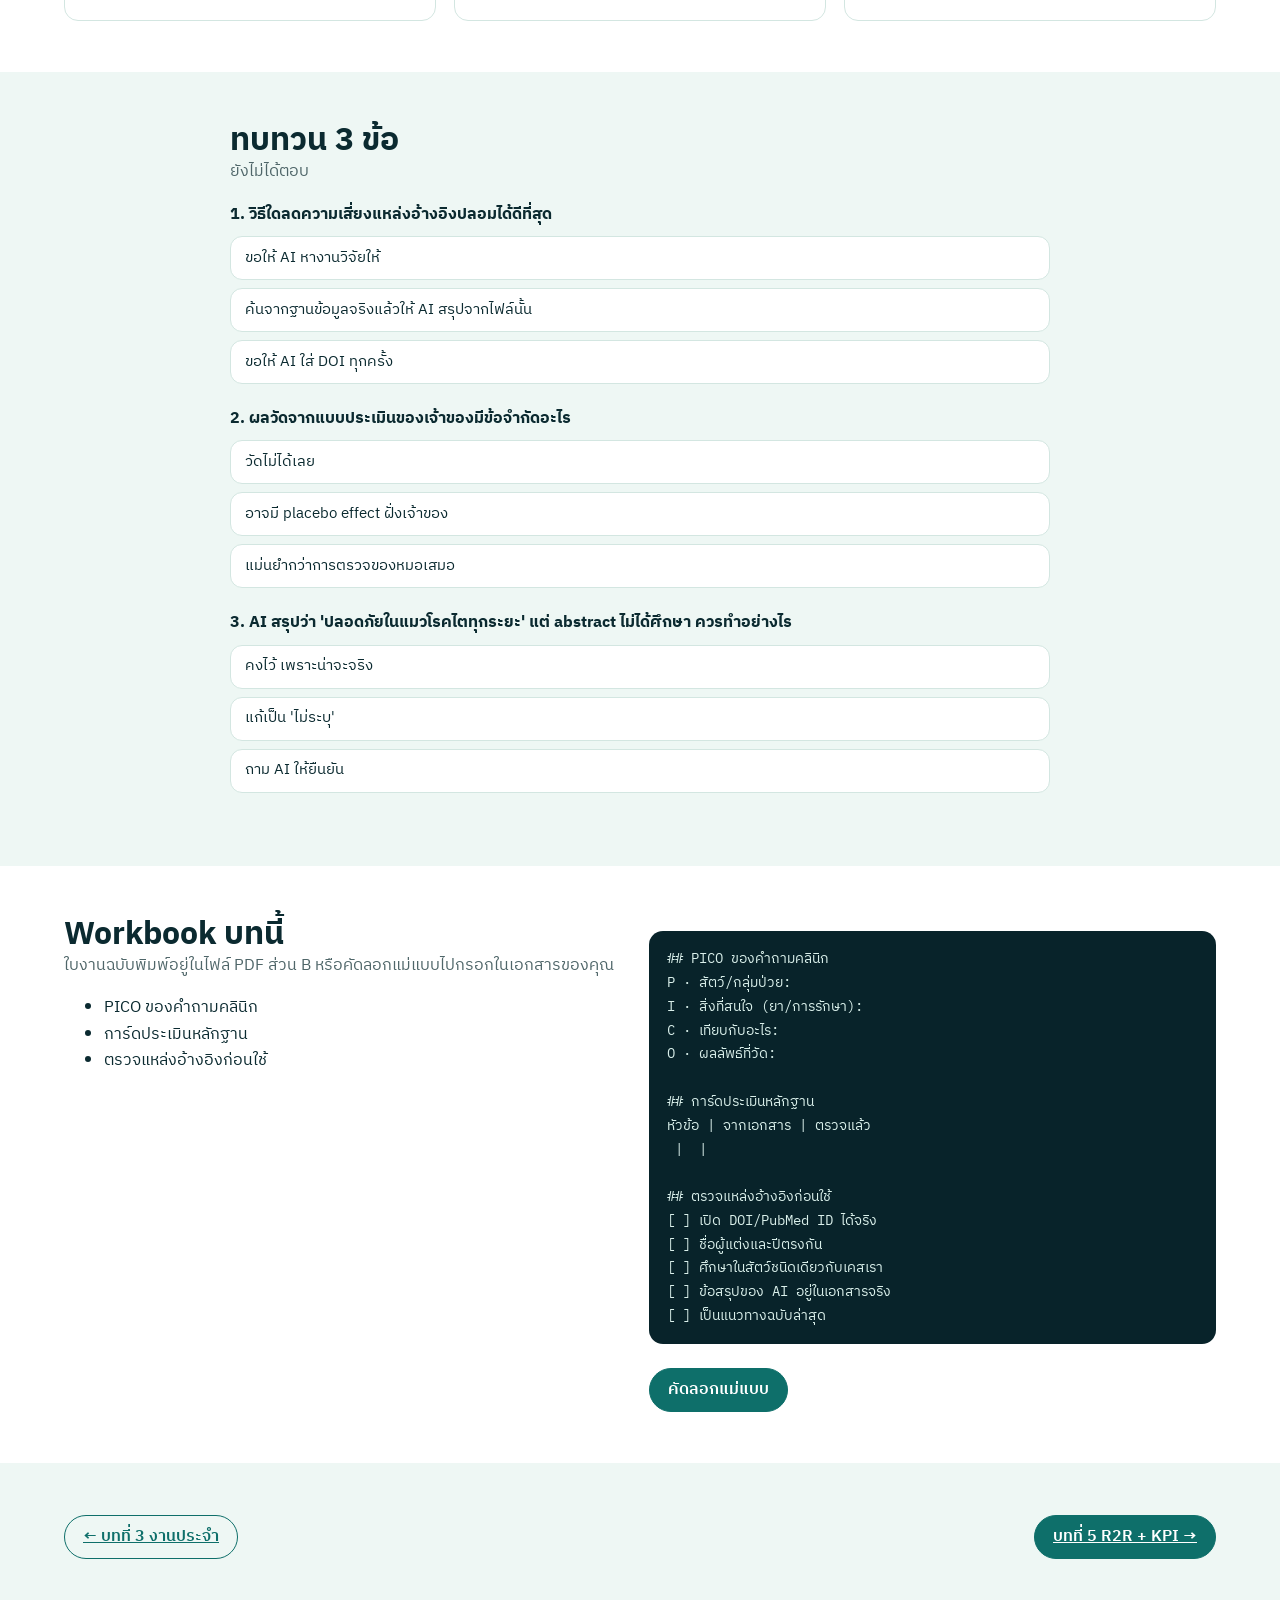
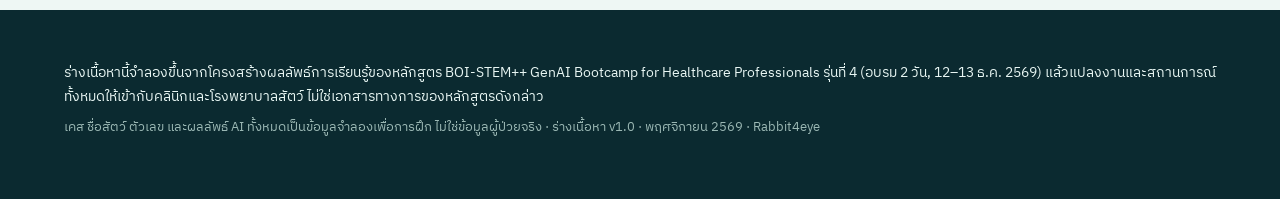
<file: ch4.html>
<!DOCTYPE html><html lang="th"><head><meta charset="utf-8"><meta name="viewport" content="width=device-width,initial-scale=1">
<title>บทที่ 4 · ตามทันงานวิจัย</title>
<link rel="preconnect" href="https://fonts.googleapis.com"><link rel="preconnect" href="https://fonts.gstatic.com" crossorigin>
<link href="https://fonts.googleapis.com/css2?family=IBM+Plex+Sans+Thai:wght@400;500;600;700&family=IBM+Plex+Mono:wght@400;500&display=swap" rel="stylesheet">
<link rel="stylesheet" href="assets/site.css"></head><body><header class='top'><div class='wrap'><a class='brand' href='index.html'><i></i>Vet GenAI Bootcamp</a><nav class='dots' aria-label='บทเรียน'><a href='ch1.html' data-slug='ch1' data-qn='3' data-en='8' class='' title='บทที่ 1 GenAI 101 และสูตร Prompt แบบ VETS' aria-label='บทที่ 1'>1</a><a href='ch2.html' data-slug='ch2' data-qn='3' data-en='8' class='' title='บทที่ 2 เอกสารทางคลินิก: SOAP · Progress · Referral · ใบกลับบ้าน' aria-label='บทที่ 2'>2</a><a href='ch3.html' data-slug='ch3' data-qn='3' data-en='6' class='' title='บทที่ 3 งานประจำ: ส่งเวร · ตารางเวร · หนังสือ · บันทึกประชุม' aria-label='บทที่ 3'>3</a><a href='ch4.html' data-slug='ch4' data-qn='3' data-en='6' class='on' title='บทที่ 4 ตามทันงานวิจัยและแนวทางเวชปฏิบัติ' aria-label='บทที่ 4'>4</a><a href='ch5.html' data-slug='ch5' data-qn='3' data-en='6' class='' title='บทที่ 5 จากงานประจำสู่ R2R และรายงานคุณภาพ' aria-label='บทที่ 5'>5</a><a href='ch6.html' data-slug='ch6' data-qn='3' data-en='6' class='' title='บทที่ 6 ออกแบบ AI Workflow ของหน่วยงาน' aria-label='บทที่ 6'>6</a><a href='ch7.html' data-slug='ch7' data-qn='3' data-en='6' class='' title='บทที่ 7 ปลอดภัย มีจริยธรรม และสอดคล้อง PDPA' aria-label='บทที่ 7'>7</a><a href='ch8.html' data-slug='ch8' data-qn='3' data-en='6' class='' title='บทที่ 8 สำหรับเจ้าของ รพ.สัตว์: นโยบาย ROI และแผน 90 วัน' aria-label='บทที่ 8'>8</a></nav></div></header>
<script type="application/json" id="data">{"page": "chapter", "slug": "ch4", "lab": "cite", "sim": {"prompt": "[V] สัตวแพทย์ที่ทำ journal club\n[E] <แนบ abstract>\n[T] สรุปจากเอกสารนี้เท่านั้น: รูปแบบการศึกษา, จำนวนสัตว์, ผลลัพธ์, ข้อจำกัด, ใช้กับเคสเราได้แค่ไหน\n[S] การ์ด 6 หัวข้อ ไม่เกิน 120 คำ\n[✓] ถ้าข้อมูลไม่มีในเอกสาร ให้เขียนว่า 'ไม่ระบุ' ห้ามอ้างแหล่งอื่น", "output": "• รูปแบบ: RCT double-blind, แมว 126 ตัว\n• ผลลัพธ์: ดีขึ้นกว่ายาหลอกที่เดือนที่ 3\n• ลดการใช้ NSAIDs ได้ 60%\n• ข้อจำกัด: ระยะติดตามสั้น 3 เดือน, ผลวัดจากเจ้าของ (อาจมี placebo effect ฝั่งเจ้าของ)\n• สอดคล้องกับ Smith et al. (2024) J Feline Med Surg\n• ปลอดภัยในแมวโรคไตทุกระยะ"}, "cite_claims": [["เป็นการศึกษาแบบ RCT double-blind", true], ["ศึกษาในแมว 126 ตัว", true], ["ลดการใช้ NSAIDs ได้ 60%", false], ["ผลวัดจากแบบประเมินของเจ้าของ", true], ["สอดคล้องกับ Smith et al. (2024) J Feline Med Surg", false], ["ปลอดภัยในแมวโรคไตทุกระยะ", false], ["ติดตามผลเพียง 3 เดือน", true]]}</script>
<main>
<section class='band dark chhead'><div class='wrap'>
 <div class='grid'><div class='no'>4</div><div><h1>ตามทันงานวิจัยและแนวทางเวชปฏิบัติ</h1><p class='kicker'>อ่านเร็วขึ้น โดยไม่เชื่อแหล่งอ้างอิงที่ AI แต่งขึ้น</p><p class='small' style='color:#bcd9d3'>วันที่ 1 · 14:30–16:00 <span class='pill'>ทีมคลินิก</span></p></div></div>
 <div class='fig' style='height:clamp(90px,14vw,150px);margin-top:16px'><svg viewBox='0 0 1020 300' preserveAspectRatio='xMidYMid meet' role='img' aria-label='เส้นทาง 8 บท'><path id='rib' d='M10,270 C 40,250 50,230 70,230 C 124.0,230 136.0,130 190,130 C 248.5,130 261.5,210 320,210 C 378.5,210 391.5,100 450,100 C 508.5,100 521.5,190 580,190 C 638.5,190 651.5,85 710,85 C 768.5,85 781.5,170 840,170 C 889.5,170 900.5,70 950,70 C 980,70 990,50 1020,30' fill='none' stroke='#14545A' stroke-width='34' stroke-linecap='round'/><path d='M10,270 C 40,250 50,230 70,230 C 124.0,230 136.0,130 190,130 C 248.5,130 261.5,210 320,210 C 378.5,210 391.5,100 450,100 C 508.5,100 521.5,190 580,190 C 638.5,190 651.5,85 710,85 C 768.5,85 781.5,170 840,170 C 889.5,170 900.5,70 950,70 C 980,70 990,50 1020,30' fill='none' stroke='#2a7f7a' stroke-width='14' stroke-linecap='round' opacity='.6'/><path class='flow' d='M10,270 C 40,250 50,230 70,230 C 124.0,230 136.0,130 190,130 C 248.5,130 261.5,210 320,210 C 378.5,210 391.5,100 450,100 C 508.5,100 521.5,190 580,190 C 638.5,190 651.5,85 710,85 C 768.5,85 781.5,170 840,170 C 889.5,170 900.5,70 950,70 C 980,70 990,50 1020,30' fill='none' stroke='#9FE0D2' stroke-width='3' stroke-linecap='round'/><circle r='6' fill='#E8603F'><animateMotion dur='9s' begin='0.0s' repeatCount='indefinite'><mpath href='#rib'/></animateMotion></circle><circle r='4' fill='#9FE0D2'><animateMotion dur='10s' begin='-1.6s' repeatCount='indefinite'><mpath href='#rib'/></animateMotion></circle><circle r='6' fill='#9FE0D2'><animateMotion dur='11s' begin='-3.2s' repeatCount='indefinite'><mpath href='#rib'/></animateMotion></circle><circle r='4' fill='#E8603F'><animateMotion dur='9s' begin='-4.800000000000001s' repeatCount='indefinite'><mpath href='#rib'/></animateMotion></circle><circle r='6' fill='#9FE0D2'><animateMotion dur='10s' begin='-6.4s' repeatCount='indefinite'><mpath href='#rib'/></animateMotion></circle><circle r='4' fill='#9FE0D2'><animateMotion dur='11s' begin='-8.0s' repeatCount='indefinite'><mpath href='#rib'/></animateMotion></circle><a href='ch1.html' aria-label='บทที่ 1 GenAI + VETS'><g class='node' data-no='1'><circle class='c' cx='70' cy='230' r='24'/><text x='70' y='236' text-anchor='middle'>1</text></g></a><a href='ch2.html' aria-label='บทที่ 2 เอกสารคลินิก'><g class='node' data-no='2'><circle class='c' cx='190' cy='130' r='24'/><text x='190' y='136' text-anchor='middle'>2</text></g></a><a href='ch3.html' aria-label='บทที่ 3 งานประจำ'><g class='node' data-no='3'><circle class='c' cx='320' cy='210' r='24'/><text x='320' y='216' text-anchor='middle'>3</text></g></a><a href='ch4.html' aria-label='บทที่ 4 ตามทันงานวิจัย'><g class='node hit' data-no='4'><circle class='c' cx='450' cy='100' r='30'/><text x='450' y='106' text-anchor='middle'>4</text></g></a><a href='ch5.html' aria-label='บทที่ 5 R2R + KPI'><g class='node' data-no='5'><circle class='c' cx='580' cy='190' r='24'/><text x='580' y='196' text-anchor='middle'>5</text></g></a><a href='ch6.html' aria-label='บทที่ 6 AI Workflow'><g class='node' data-no='6'><circle class='c' cx='710' cy='85' r='24'/><text x='710' y='91' text-anchor='middle'>6</text></g></a><a href='ch7.html' aria-label='บทที่ 7 PDPA + ความปลอดภัย'><g class='node' data-no='7'><circle class='c' cx='840' cy='170' r='24'/><text x='840' y='176' text-anchor='middle'>7</text></g></a><a href='ch8.html' aria-label='บทที่ 8 เจ้าของ รพ.'><g class='node' data-no='8'><circle class='c' cx='950' cy='70' r='24'/><text x='950' y='76' text-anchor='middle'>8</text></g></a></svg></div>
</div></section>
<nav class='secnav' aria-label='ส่วนในบทนี้'><div class='scroll'><a href='#sum' class='on'>สรุป</a><a href='#case'>สถานการณ์</a><a href='#sim'>จำลองกับ AI</a><a href='#lab'>ห้องทดลอง</a><a href='#ex'>แบบฝึก</a><a href='#quiz'>ทบทวน</a><a href='#wb'>Workbook</a></div></nav>

<section class='band' id='sum'><div class='wrap'>
 <p class='small muted rv'>Executive summary</p>
 <p class='idea rv'>AI สรุปเอกสารที่เราให้ได้ดี แต่ถ้าขอให้มัน &#x27;หางานวิจัย&#x27; เอง มันอาจแต่งชื่อผู้แต่ง วารสาร หรือ DOI ขึ้นมาได้ หลักคือ ค้นจากฐานข้อมูลจริง (PubMed, CAB Abstracts, เว็บไซต์แนวทางของ WSAVA, IRIS, ISFM) แล้วให้ AI สรุปและเปรียบเทียบจากไฟล์นั้น พร้อมประเมินว่าใช้กับสัตว์ป่วยของเราได้จริงไหม</p>
 <div class='grid g2' style='margin-top:26px;align-items:start'><div class='rv'><h3 style='margin-bottom:14px'>3 ข้อที่ต้องจำ</h3><ol class='tk'><li><span>ค้นเอง ให้ AI อ่าน: แนบ abstract หรือ PDF แล้วสั่งให้ตอบจากเอกสารนั้นเท่านั้น</span></li><li><span>ทุกแหล่งอ้างอิงที่ AI เขียนต้องเปิดดูได้จริง (DOI หรือ PubMed ID) ไม่เช่นนั้นตัดทิ้ง</span></li><li><span>ถามเสมอ: ศึกษาในสัตว์ชนิดไหน กี่ตัว รูปแบบงานวิจัยอะไร และใช้กับบริบทคลินิกไทยได้ไหม</span></li></ol></div>
 <div class='tomorrow rv'><b>ทำได้พรุ่งนี้</b><p style='margin:8px 0 0;font-size:18px'>ตั้ง journal club 15 นาทีต่อสัปดาห์ ใช้ AI สรุปเปเปอร์ 1 ชิ้นด้วยการ์ดสรุปหลักฐานใน workbook</p></div></div>
 
</div></section>

<section class='band wash' id='case'><div class='wrap'>
 <h2 class='rv'>สถานการณ์จำลอง</h2>
 <div class='grid g3' style='margin-top:18px'><div class='card rv'><span class='small muted'>ใคร</span><h3 style='margin-top:6px'>สพ.ญ.มิ้นท์ สัตวแพทย์ที่ดูแลแมวสูงวัยเป็นหลัก</h3></div>
 <div class='card rv'><span class='small muted'>บริบท</span><p style='margin-top:6px'>เจ้าของแมวข้อเสื่อมเห็นโพสต์เรื่องยาฉีดกลุ่ม monoclonal antibody สำหรับปวดข้อในแมว และถามว่าน้องควรใช้ไหม</p></div>
 <div class='card rv' style='border-left:4px solid var(--coral)'><span class='small muted'>ปัญหา</span><p style='margin-top:6px'>เธอมีเวลา 2 วันเตรียมคำตอบที่อิงหลักฐาน และอยากใช้ไปคุยใน journal club ของโรงพยาบาลด้วย</p></div></div>
</div></section>

<section class='band' id='sim'><div class='wrap'>
 <h2 class='rv'>จำลองการทำงานกับ AI</h2><p class='muted rv'>กดเล่นเพื่อดู AI ตอบ แล้วลองหาจุดผิดเองก่อนกดเฉลย</p>
 <div class='sim' style='margin-top:16px'>
  <div class='rv'><pre class='term'><span class='cap'>ข้อมูลเข้า (จำลอง)</span>Abstract (ข้อมูลจำลองเพื่อการฝึก): RCT แบบ double-blind ในแมว 126 ตัว ที่มีอาการปวดจากข้อเสื่อม ฉีดยาทดลองเดือนละครั้ง 3 เดือน เทียบยาหลอก ผลวัดด้วยแบบประเมินของเจ้าของ กลุ่มยาดีขึ้นมากกว่ายาหลอกอย่างมีนัยสำคัญที่เดือนที่ 3 พบผลข้างเคียงทางผิวหนังเล็กน้อยบางราย</pre></div>
  <div class='rv'><pre class='term' id='tPrompt'><span class='cap'>Prompt แบบ VETS</span>[V] สัตวแพทย์ที่ทำ journal club
[E] &lt;แนบ abstract&gt;
[T] สรุปจากเอกสารนี้เท่านั้น: รูปแบบการศึกษา, จำนวนสัตว์, ผลลัพธ์, ข้อจำกัด, ใช้กับเคสเราได้แค่ไหน
[S] การ์ด 6 หัวข้อ ไม่เกิน 120 คำ
[✓] ถ้าข้อมูลไม่มีในเอกสาร ให้เขียนว่า &#x27;ไม่ระบุ&#x27; ห้ามอ้างแหล่งอื่น</pre></div>
 </div>
 <pre class='term ai rv' id='tOut' style='margin-top:18px'><span class='cap'>ผลลัพธ์ AI (จำลอง)</span>• รูปแบบ: RCT double-blind, แมว 126 ตัว
• ผลลัพธ์: ดีขึ้นกว่ายาหลอกที่เดือนที่ 3
• <mark>ลดการใช้ NSAIDs ได้ 60%</mark>
• ข้อจำกัด: ระยะติดตามสั้น 3 เดือน, ผลวัดจากเจ้าของ (อาจมี placebo effect ฝั่งเจ้าของ)
• <mark>สอดคล้องกับ Smith et al. (2024) J Feline Med Surg</mark>
• <mark>ปลอดภัยในแมวโรคไตทุกระยะ</mark></pre>
 <div style='display:flex;gap:10px;flex-wrap:wrap;margin-top:14px'><button class='btn solid' id='play'>▶ เล่นการจำลอง</button><button class='btn' id='reveal'>เฉลยจุดที่ต้องตรวจ</button></div>
 <div class='checks' id='checks'><div class='row'><span><b>พบ:</b> &#x27;ลด NSAIDs 60%&#x27; ไม่มีในเอกสาร AI แต่งตัวเลขขึ้นเอง</span><span><b style='color:var(--ok)'>แก้:</b> ตัดออก แล้วย้ำในคำสั่งว่าให้ตอบจากเอกสารเท่านั้น</span></div><div class='row'><span><b>พบ:</b> &#x27;Smith et al. (2024)&#x27; เป็นแหล่งอ้างอิงที่แต่งขึ้น</span><span><b style='color:var(--ok)'>แก้:</b> ค้นใน PubMed ถ้าไม่เจอให้ตัดทิ้ง และแจ้งทีม</span></div><div class='row'><span><b>พบ:</b> &#x27;ปลอดภัยในแมวโรคไตทุกระยะ&#x27; เป็นข้อสรุปเกินข้อมูล</span><span><b style='color:var(--ok)'>แก้:</b> abstract ไม่ได้ศึกษาแมวกลุ่มนี้ ต้องเขียนว่า &#x27;ไม่ระบุ&#x27;</span></div></div>
</div></section>

<section class='band wash' id='lab'><div class='wrap'><div class='lab rv'><h3>ห้องทดลอง: ข้อความไหนอยู่ใน abstract จริง</h3>
<p class='muted'>อ่าน abstract จำลองในส่วนจำลองด้านบน แล้วตัดสินแต่ละข้อความที่ AI สรุปมา</p>
<div id='citeRows'></div><div style='display:flex;gap:10px;flex-wrap:wrap;margin-top:14px;align-items:center'><button class='btn solid' id='citeCheck'>ตรวจคำตอบ</button><span id='citeRes' aria-live='polite'></span></div></div></div></section>

<section class='band' id='ex'><div class='wrap'>
 <h2 class='rv'>แบบฝึกหัด 3 ระดับ</h2>
 <div class='grid g3 ex' style='margin-top:18px'><div class='card rv'><span class='lv l1'>พื้นฐาน · 15 นาที</span><h3 style='margin:8px 0'>การ์ดสรุปหลักฐาน 1 ใบ</h3><p>ค้น abstract 1 ชิ้นจาก PubMed เกี่ยวกับคำถามคลินิกของคุณ ให้ AI สรุปเป็นการ์ด 6 หัวข้อ แล้วตรวจทุกบรรทัดกับต้นฉบับ</p>
<p class='small'><b>ส่งงาน:</b> การ์ดสรุป + จำนวนบรรทัดที่ต้องแก้</p><span class='small muted'>ติ๊กเมื่อผ่านเกณฑ์</span><ul class='crit'><li><label><input type='checkbox' data-k='0-0'> มี PubMed ID หรือ DOI</label></li><li><label><input type='checkbox' data-k='0-1'> ไม่มีข้อมูลนอกเอกสาร</label></li></ul></div><div class='card rv'><span class='lv l2'>ประยุกต์ · 20 นาที</span><h3 style='margin:8px 0'>เทียบแนวทาง 2 ฉบับ</h3><p>แนบแนวทางเวชปฏิบัติ 2 ฉบับในหัวข้อเดียวกัน (เช่น วัคซีนสุนัข) ให้ AI ทำตารางเทียบจุดเหมือน จุดต่าง และสิ่งที่คลินิกเราทำอยู่</p>
<p class='small'><b>ส่งงาน:</b> ตารางเทียบ 1 หน้า</p><span class='small muted'>ติ๊กเมื่อผ่านเกณฑ์</span><ul class='crit'><li><label><input type='checkbox' data-k='1-0'> ทุกแถวอ้างหน้า/หัวข้อของเอกสารต้นฉบับ</label></li><li><label><input type='checkbox' data-k='1-1'> มีคอลัมน์ &#x27;คลินิกเรา&#x27;</label></li></ul></div><div class='card rv'><span class='lv l3'>ท้าทาย · 15 นาที</span><h3 style='margin:8px 0'>แปลหลักฐานเป็นภาษาเจ้าของ</h3><p>เขียนคำตอบให้เจ้าของแมวข้อเสื่อมความยาว 6 บรรทัด บอกสิ่งที่รู้ สิ่งที่ยังไม่รู้ และทางเลือก</p>
<p class='small'><b>ส่งงาน:</b> ข้อความตอบเจ้าของ</p><span class='small muted'>ติ๊กเมื่อผ่านเกณฑ์</span><ul class='crit'><li><label><input type='checkbox' data-k='2-0'> ไม่สัญญาผลเกินหลักฐาน</label></li><li><label><input type='checkbox' data-k='2-1'> บอกข้อจำกัดอย่างตรงไปตรงมา</label></li></ul></div></div>
</div></section>

<section class='band wash' id='quiz'><div class='wrap' style='max-width:820px'>
 <h2 class='rv'>ทบทวน 3 ข้อ</h2><p id='qscore' class='muted' aria-live='polite'></p>
 <div style='margin-top:16px'><div class='q rv' data-a='1'><b>1. วิธีใดลดความเสี่ยงแหล่งอ้างอิงปลอมได้ดีที่สุด</b><div class='opts'><button class='chip' aria-pressed='false'>ขอให้ AI หางานวิจัยให้</button><button class='chip' aria-pressed='false'>ค้นจากฐานข้อมูลจริงแล้วให้ AI สรุปจากไฟล์นั้น</button><button class='chip' aria-pressed='false'>ขอให้ AI ใส่ DOI ทุกครั้ง</button></div><p class='why'>AI แต่ง DOI ได้เช่นกัน ต้องเริ่มจากเอกสารจริงที่เราค้นเอง</p></div><div class='q rv' data-a='1'><b>2. ผลวัดจากแบบประเมินของเจ้าของมีข้อจำกัดอะไร</b><div class='opts'><button class='chip' aria-pressed='false'>วัดไม่ได้เลย</button><button class='chip' aria-pressed='false'>อาจมี placebo effect ฝั่งเจ้าของ</button><button class='chip' aria-pressed='false'>แม่นยำกว่าการตรวจของหมอเสมอ</button></div><p class='why'>เจ้าของอาจรับรู้ว่าดีขึ้นเพราะคาดหวัง แม้ในงานแบบ blind ก็ต้องตีความอย่างระวัง</p></div><div class='q rv' data-a='1'><b>3. AI สรุปว่า &#x27;ปลอดภัยในแมวโรคไตทุกระยะ&#x27; แต่ abstract ไม่ได้ศึกษา ควรทำอย่างไร</b><div class='opts'><button class='chip' aria-pressed='false'>คงไว้ เพราะน่าจะจริง</button><button class='chip' aria-pressed='false'>แก้เป็น &#x27;ไม่ระบุ&#x27;</button><button class='chip' aria-pressed='false'>ถาม AI ให้ยืนยัน</button></div><p class='why'>ข้อสรุปที่เกินข้อมูลเป็น hallucination ชนิดหนึ่ง</p></div></div>
</div></section>

<section class='band' id='wb'><div class='wrap grid g2'>
 <div class='rv'><h2>Workbook บทนี้</h2><p class='muted'>ใบงานฉบับพิมพ์อยู่ในไฟล์ PDF ส่วน B หรือคัดลอกแม่แบบไปกรอกในเอกสารของคุณ</p><ul><li>PICO ของคำถามคลินิก</li><li>การ์ดประเมินหลักฐาน</li><li>ตรวจแหล่งอ้างอิงก่อนใช้</li></ul></div>
 <div class='rv'><pre class='term' id='wbText'>## PICO ของคำถามคลินิก
P · สัตว์/กลุ่มป่วย: 
I · สิ่งที่สนใจ (ยา/การรักษา): 
C · เทียบกับอะไร: 
O · ผลลัพธ์ที่วัด: 

## การ์ดประเมินหลักฐาน
หัวข้อ | จากเอกสาร | ตรวจแล้ว
 |  | 

## ตรวจแหล่งอ้างอิงก่อนใช้
[ ] เปิด DOI/PubMed ID ได้จริง
[ ] ชื่อผู้แต่งและปีตรงกัน
[ ] ศึกษาในสัตว์ชนิดเดียวกับเคสเรา
[ ] ข้อสรุปของ AI อยู่ในเอกสารจริง
[ ] เป็นแนวทางฉบับล่าสุด</pre><button class='btn solid' data-copy='wbText' style='margin-top:10px'>คัดลอกแม่แบบ</button></div>
</div></section>

<section class='band wash'><div class='wrap next'><a class='btn' href='ch3.html'>← บทที่ 3 งานประจำ</a><a class='btn solid' href='ch5.html'>บทที่ 5 R2R + KPI →</a></div></section>
</main><footer class='band dark'><div class='wrap'><p>ร่างเนื้อหานี้จำลองขึ้นจากโครงสร้างผลลัพธ์การเรียนรู้ของหลักสูตร BOI-STEM++ GenAI Bootcamp for Healthcare Professionals รุ่นที่ 4 (อบรม 2 วัน, 12–13 ธ.ค. 2569) แล้วแปลงงานและสถานการณ์ทั้งหมดให้เข้ากับคลินิกและโรงพยาบาลสัตว์ ไม่ใช่เอกสารทางการของหลักสูตรดังกล่าว</p><p class='note' style='color:#9bb8b4'>เคส ชื่อสัตว์ ตัวเลข และผลลัพธ์ AI ทั้งหมดเป็นข้อมูลจำลองเพื่อการฝึก ไม่ใช่ข้อมูลผู้ป่วยจริง · ร่างเนื้อหา v1.0 · พฤศจิกายน 2569 · Rabbit4eye</p></div></footer>
<script src="assets/site.js"></script></body></html>
</file>
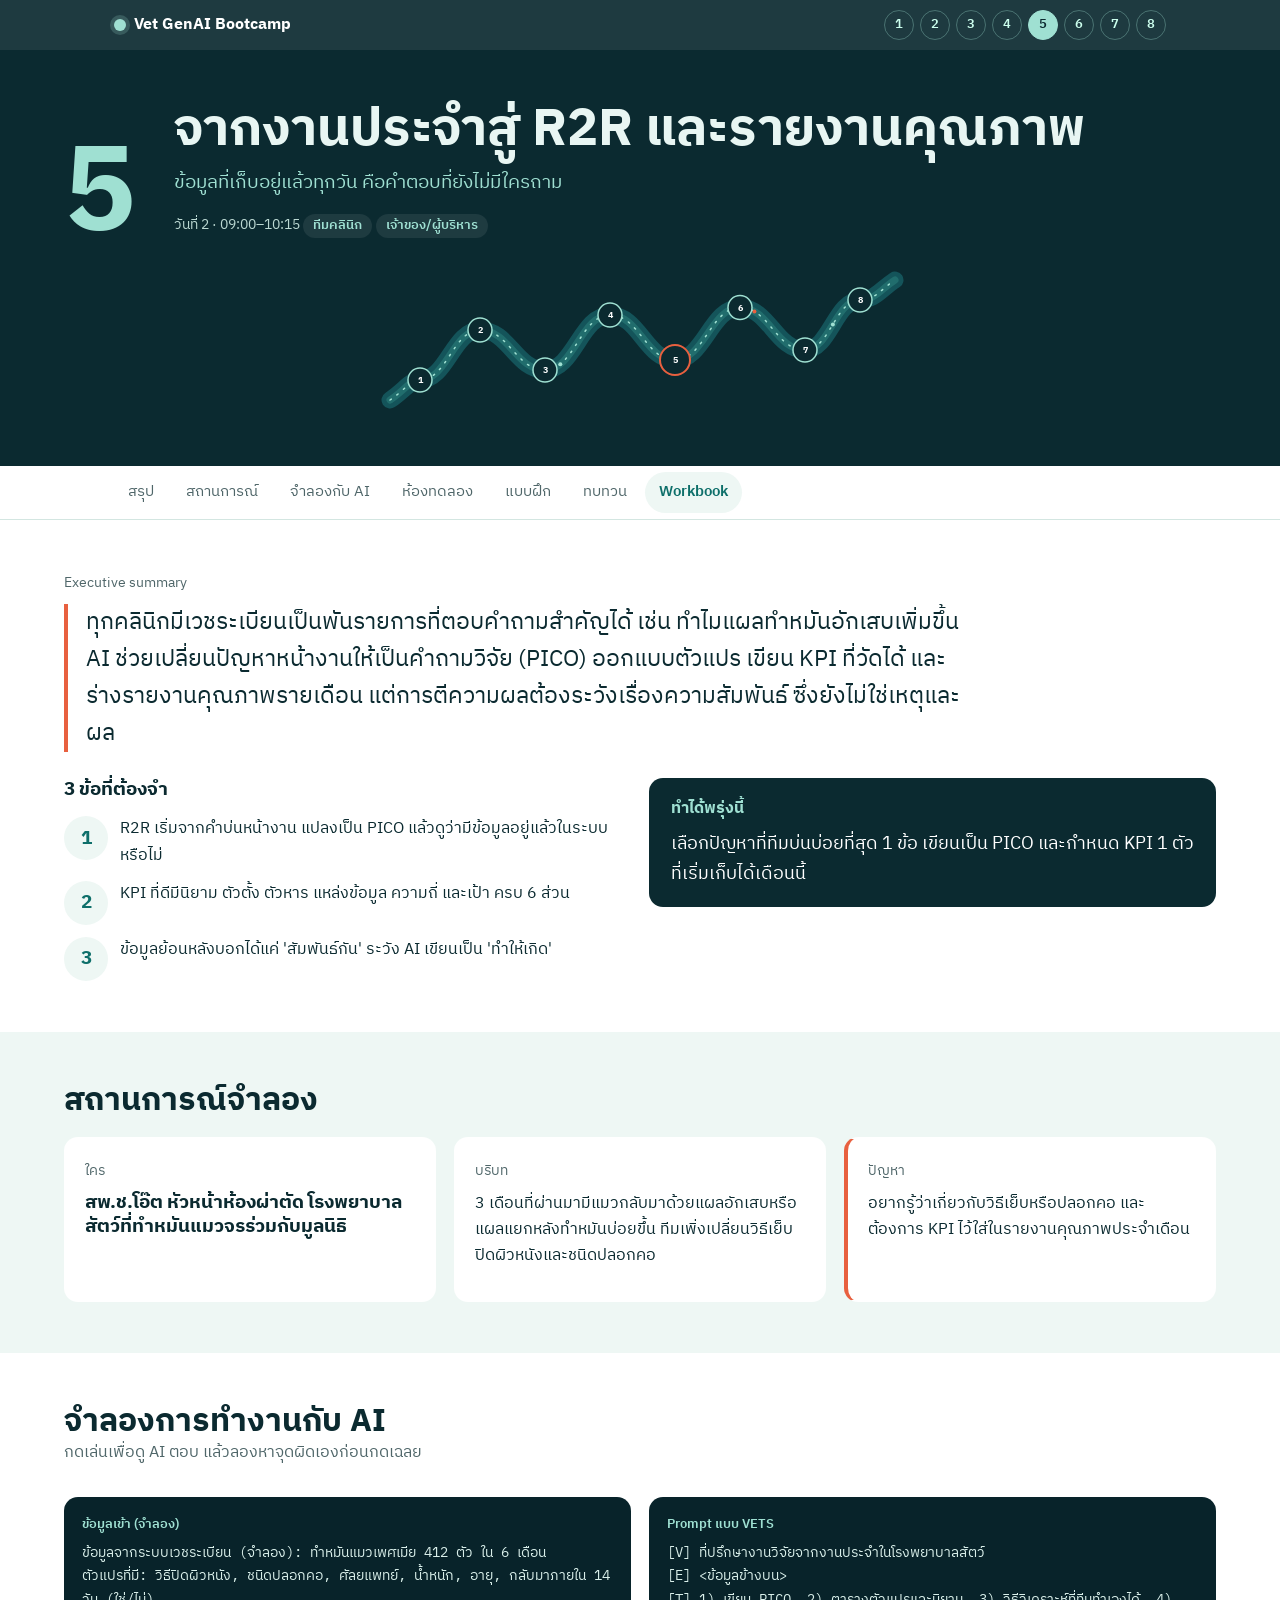
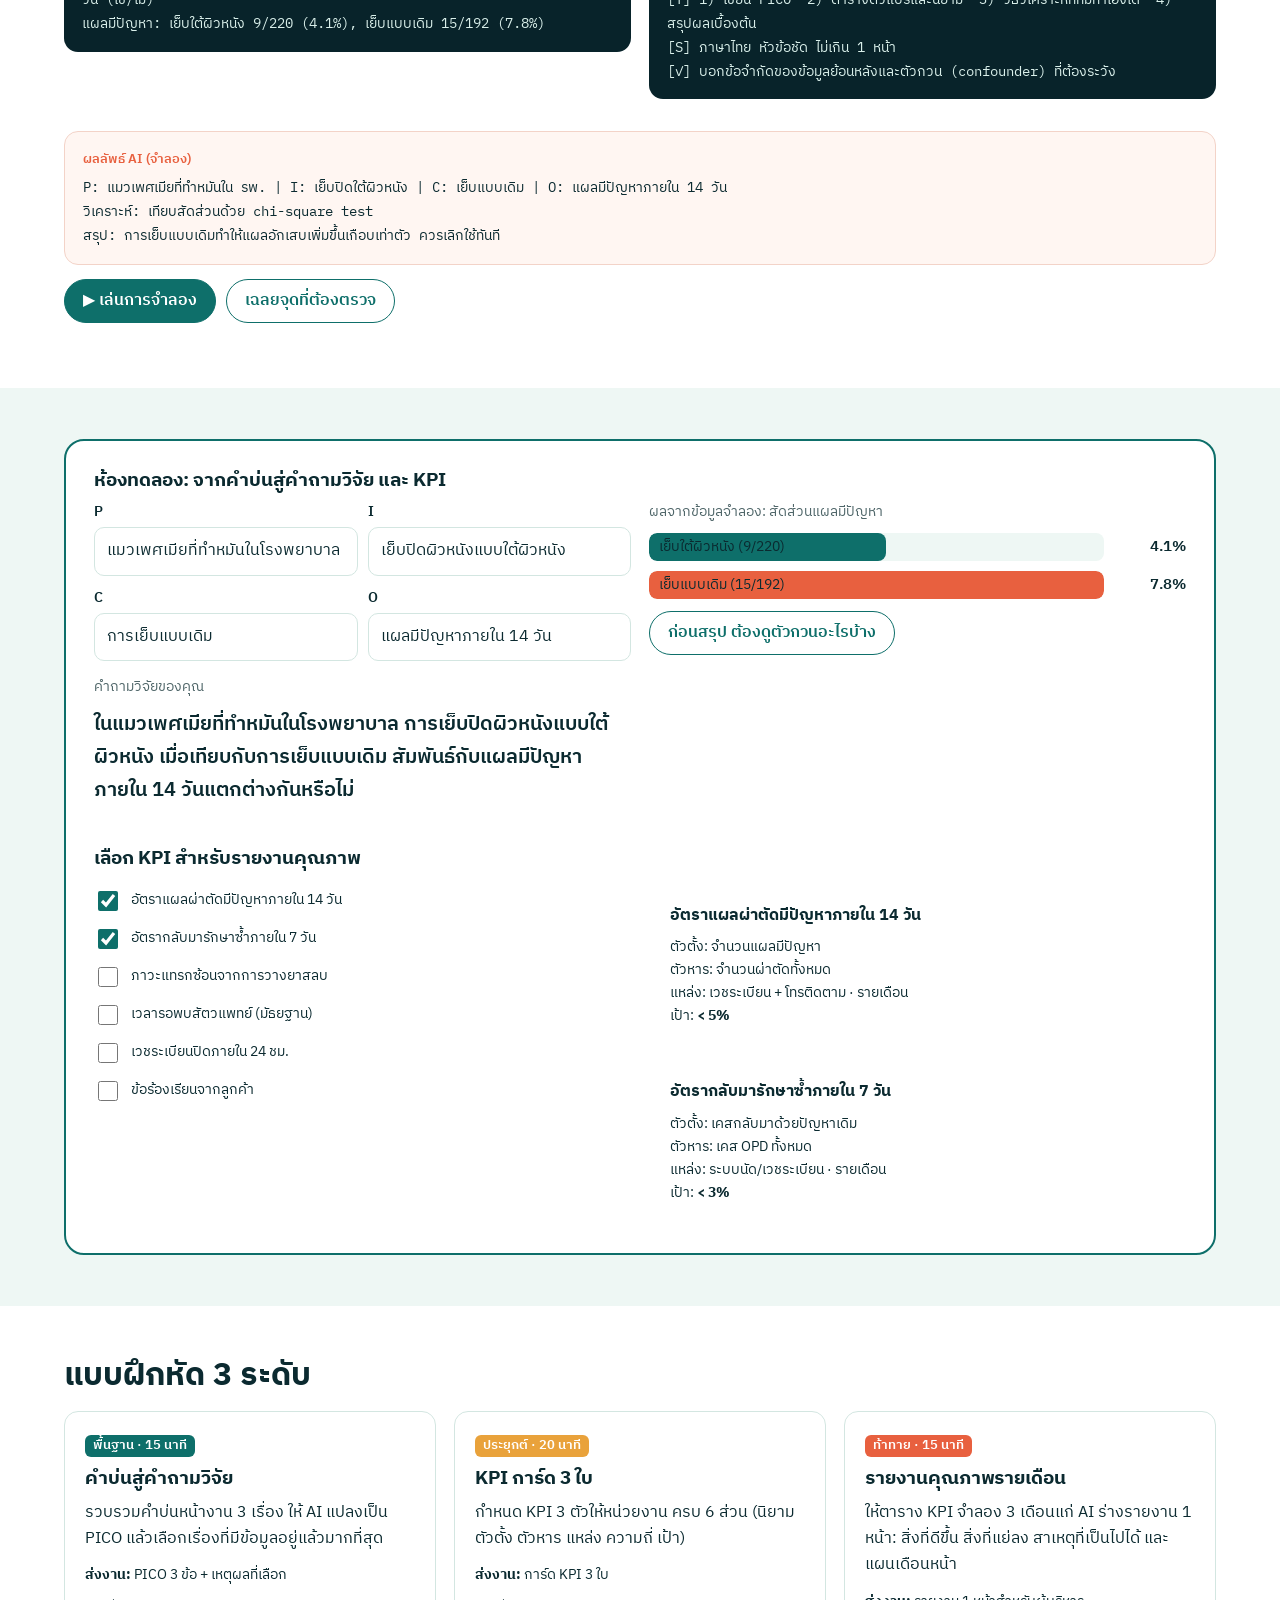
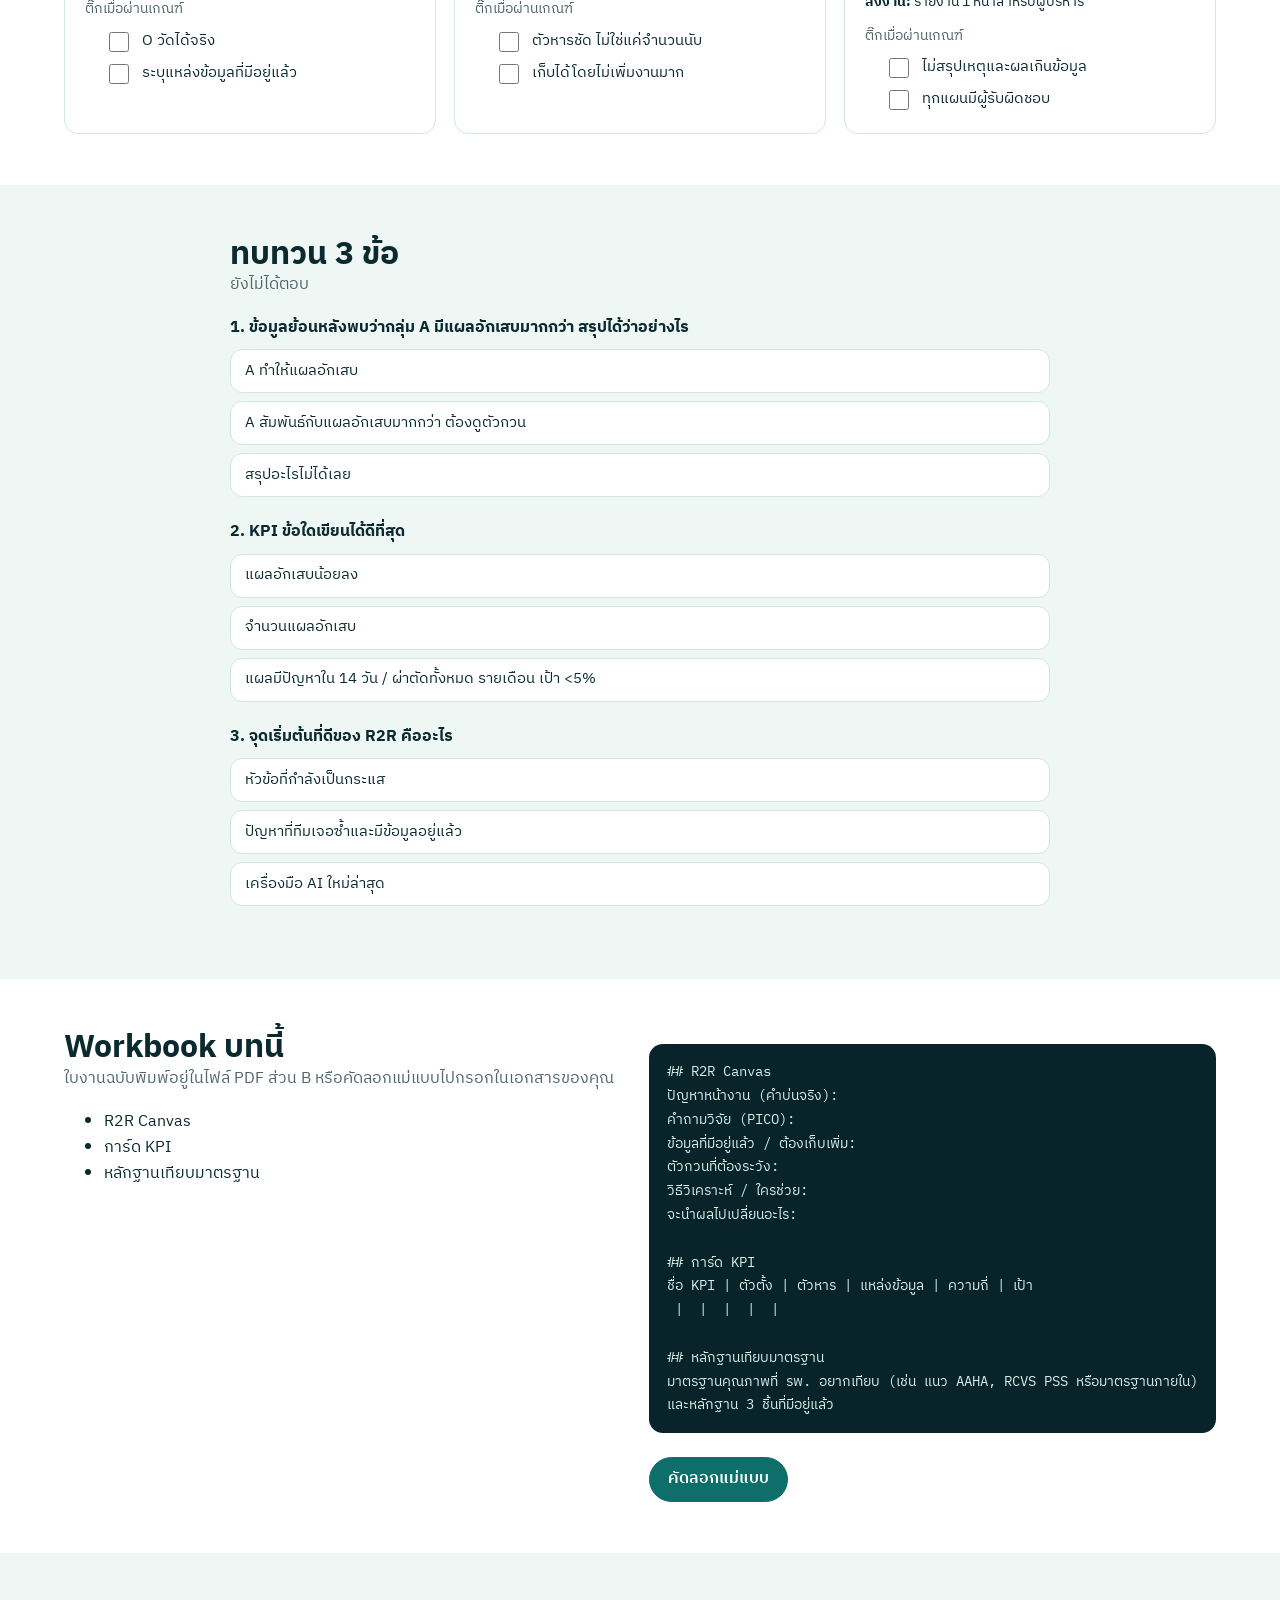
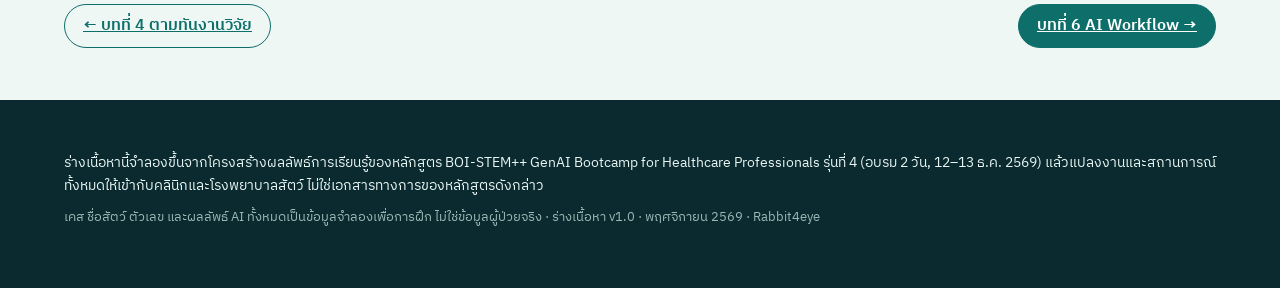
<file: ch5.html>
<!DOCTYPE html><html lang="th"><head><meta charset="utf-8"><meta name="viewport" content="width=device-width,initial-scale=1">
<title>บทที่ 5 · R2R + KPI</title>
<link rel="preconnect" href="https://fonts.googleapis.com"><link rel="preconnect" href="https://fonts.gstatic.com" crossorigin>
<link href="https://fonts.googleapis.com/css2?family=IBM+Plex+Sans+Thai:wght@400;500;600;700&family=IBM+Plex+Mono:wght@400;500&display=swap" rel="stylesheet">
<link rel="stylesheet" href="assets/site.css"></head><body><header class='top'><div class='wrap'><a class='brand' href='index.html'><i></i>Vet GenAI Bootcamp</a><nav class='dots' aria-label='บทเรียน'><a href='ch1.html' data-slug='ch1' data-qn='3' data-en='8' class='' title='บทที่ 1 GenAI 101 และสูตร Prompt แบบ VETS' aria-label='บทที่ 1'>1</a><a href='ch2.html' data-slug='ch2' data-qn='3' data-en='8' class='' title='บทที่ 2 เอกสารทางคลินิก: SOAP · Progress · Referral · ใบกลับบ้าน' aria-label='บทที่ 2'>2</a><a href='ch3.html' data-slug='ch3' data-qn='3' data-en='6' class='' title='บทที่ 3 งานประจำ: ส่งเวร · ตารางเวร · หนังสือ · บันทึกประชุม' aria-label='บทที่ 3'>3</a><a href='ch4.html' data-slug='ch4' data-qn='3' data-en='6' class='' title='บทที่ 4 ตามทันงานวิจัยและแนวทางเวชปฏิบัติ' aria-label='บทที่ 4'>4</a><a href='ch5.html' data-slug='ch5' data-qn='3' data-en='6' class='on' title='บทที่ 5 จากงานประจำสู่ R2R และรายงานคุณภาพ' aria-label='บทที่ 5'>5</a><a href='ch6.html' data-slug='ch6' data-qn='3' data-en='6' class='' title='บทที่ 6 ออกแบบ AI Workflow ของหน่วยงาน' aria-label='บทที่ 6'>6</a><a href='ch7.html' data-slug='ch7' data-qn='3' data-en='6' class='' title='บทที่ 7 ปลอดภัย มีจริยธรรม และสอดคล้อง PDPA' aria-label='บทที่ 7'>7</a><a href='ch8.html' data-slug='ch8' data-qn='3' data-en='6' class='' title='บทที่ 8 สำหรับเจ้าของ รพ.สัตว์: นโยบาย ROI และแผน 90 วัน' aria-label='บทที่ 8'>8</a></nav></div></header>
<script type="application/json" id="data">{"page": "chapter", "slug": "ch5", "lab": "pico", "sim": {"prompt": "[V] ที่ปรึกษางานวิจัยจากงานประจำในโรงพยาบาลสัตว์\n[E] <ข้อมูลข้างบน>\n[T] 1) เขียน PICO  2) ตารางตัวแปรและนิยาม  3) วิธีวิเคราะห์ที่ทีมทำเองได้  4) สรุปผลเบื้องต้น\n[S] ภาษาไทย หัวข้อชัด ไม่เกิน 1 หน้า\n[✓] บอกข้อจำกัดของข้อมูลย้อนหลังและตัวกวน (confounder) ที่ต้องระวัง", "output": "P: แมวเพศเมียที่ทำหมันใน รพ. | I: เย็บปิดใต้ผิวหนัง | C: เย็บแบบเดิม | O: แผลมีปัญหาภายใน 14 วัน\nวิเคราะห์: เทียบสัดส่วนด้วย chi-square test\nสรุป: การเย็บแบบเดิมทำให้แผลอักเสบเพิ่มขึ้นเกือบเท่าตัว ควรเลิกใช้ทันที"}, "kpis": [["อัตราแผลผ่าตัดมีปัญหาภายใน 14 วัน", "จำนวนแผลมีปัญหา", "จำนวนผ่าตัดทั้งหมด", "เวชระเบียน + โทรติดตาม", "รายเดือน", "< 5%"], ["อัตรากลับมารักษาซ้ำภายใน 7 วัน", "เคสกลับมาด้วยปัญหาเดิม", "เคส OPD ทั้งหมด", "ระบบนัด/เวชระเบียน", "รายเดือน", "< 3%"], ["ภาวะแทรกซ้อนจากการวางยาสลบ", "เหตุการณ์ไม่พึงประสงค์", "จำนวนการวางยาสลบ", "Anesthesia record", "รายเดือน", "ติดตามแนวโน้ม"], ["เวลารอพบสัตวแพทย์ (มัธยฐาน)", "เวลาเรียก − เวลาลงทะเบียน", "—", "ระบบคิว", "รายสัปดาห์", "< 30 นาที"], ["เวชระเบียนปิดภายใน 24 ชม.", "เวชระเบียนที่ปิดตรงเวลา", "เวชระเบียนทั้งหมด", "ระบบ PMS", "รายสัปดาห์", "> 95%"], ["ข้อร้องเรียนจากลูกค้า", "จำนวนเรื่องร้องเรียน", "ต่อ 1,000 visit", "แบบฟอร์ม/LINE OA", "รายเดือน", "ลดลงทุกไตรมาส"]]}</script>
<main>
<section class='band dark chhead'><div class='wrap'>
 <div class='grid'><div class='no'>5</div><div><h1>จากงานประจำสู่ R2R และรายงานคุณภาพ</h1><p class='kicker'>ข้อมูลที่เก็บอยู่แล้วทุกวัน คือคำตอบที่ยังไม่มีใครถาม</p><p class='small' style='color:#bcd9d3'>วันที่ 2 · 09:00–10:15 <span class='pill'>ทีมคลินิก</span><span class='pill'>เจ้าของ/ผู้บริหาร</span></p></div></div>
 <div class='fig' style='height:clamp(90px,14vw,150px);margin-top:16px'><svg viewBox='0 0 1020 300' preserveAspectRatio='xMidYMid meet' role='img' aria-label='เส้นทาง 8 บท'><path id='rib' d='M10,270 C 40,250 50,230 70,230 C 124.0,230 136.0,130 190,130 C 248.5,130 261.5,210 320,210 C 378.5,210 391.5,100 450,100 C 508.5,100 521.5,190 580,190 C 638.5,190 651.5,85 710,85 C 768.5,85 781.5,170 840,170 C 889.5,170 900.5,70 950,70 C 980,70 990,50 1020,30' fill='none' stroke='#14545A' stroke-width='34' stroke-linecap='round'/><path d='M10,270 C 40,250 50,230 70,230 C 124.0,230 136.0,130 190,130 C 248.5,130 261.5,210 320,210 C 378.5,210 391.5,100 450,100 C 508.5,100 521.5,190 580,190 C 638.5,190 651.5,85 710,85 C 768.5,85 781.5,170 840,170 C 889.5,170 900.5,70 950,70 C 980,70 990,50 1020,30' fill='none' stroke='#2a7f7a' stroke-width='14' stroke-linecap='round' opacity='.6'/><path class='flow' d='M10,270 C 40,250 50,230 70,230 C 124.0,230 136.0,130 190,130 C 248.5,130 261.5,210 320,210 C 378.5,210 391.5,100 450,100 C 508.5,100 521.5,190 580,190 C 638.5,190 651.5,85 710,85 C 768.5,85 781.5,170 840,170 C 889.5,170 900.5,70 950,70 C 980,70 990,50 1020,30' fill='none' stroke='#9FE0D2' stroke-width='3' stroke-linecap='round'/><circle r='6' fill='#E8603F'><animateMotion dur='9s' begin='0.0s' repeatCount='indefinite'><mpath href='#rib'/></animateMotion></circle><circle r='4' fill='#9FE0D2'><animateMotion dur='10s' begin='-1.6s' repeatCount='indefinite'><mpath href='#rib'/></animateMotion></circle><circle r='6' fill='#9FE0D2'><animateMotion dur='11s' begin='-3.2s' repeatCount='indefinite'><mpath href='#rib'/></animateMotion></circle><circle r='4' fill='#E8603F'><animateMotion dur='9s' begin='-4.800000000000001s' repeatCount='indefinite'><mpath href='#rib'/></animateMotion></circle><circle r='6' fill='#9FE0D2'><animateMotion dur='10s' begin='-6.4s' repeatCount='indefinite'><mpath href='#rib'/></animateMotion></circle><circle r='4' fill='#9FE0D2'><animateMotion dur='11s' begin='-8.0s' repeatCount='indefinite'><mpath href='#rib'/></animateMotion></circle><a href='ch1.html' aria-label='บทที่ 1 GenAI + VETS'><g class='node' data-no='1'><circle class='c' cx='70' cy='230' r='24'/><text x='70' y='236' text-anchor='middle'>1</text></g></a><a href='ch2.html' aria-label='บทที่ 2 เอกสารคลินิก'><g class='node' data-no='2'><circle class='c' cx='190' cy='130' r='24'/><text x='190' y='136' text-anchor='middle'>2</text></g></a><a href='ch3.html' aria-label='บทที่ 3 งานประจำ'><g class='node' data-no='3'><circle class='c' cx='320' cy='210' r='24'/><text x='320' y='216' text-anchor='middle'>3</text></g></a><a href='ch4.html' aria-label='บทที่ 4 ตามทันงานวิจัย'><g class='node' data-no='4'><circle class='c' cx='450' cy='100' r='24'/><text x='450' y='106' text-anchor='middle'>4</text></g></a><a href='ch5.html' aria-label='บทที่ 5 R2R + KPI'><g class='node hit' data-no='5'><circle class='c' cx='580' cy='190' r='30'/><text x='580' y='196' text-anchor='middle'>5</text></g></a><a href='ch6.html' aria-label='บทที่ 6 AI Workflow'><g class='node' data-no='6'><circle class='c' cx='710' cy='85' r='24'/><text x='710' y='91' text-anchor='middle'>6</text></g></a><a href='ch7.html' aria-label='บทที่ 7 PDPA + ความปลอดภัย'><g class='node' data-no='7'><circle class='c' cx='840' cy='170' r='24'/><text x='840' y='176' text-anchor='middle'>7</text></g></a><a href='ch8.html' aria-label='บทที่ 8 เจ้าของ รพ.'><g class='node' data-no='8'><circle class='c' cx='950' cy='70' r='24'/><text x='950' y='76' text-anchor='middle'>8</text></g></a></svg></div>
</div></section>
<nav class='secnav' aria-label='ส่วนในบทนี้'><div class='scroll'><a href='#sum' class='on'>สรุป</a><a href='#case'>สถานการณ์</a><a href='#sim'>จำลองกับ AI</a><a href='#lab'>ห้องทดลอง</a><a href='#ex'>แบบฝึก</a><a href='#quiz'>ทบทวน</a><a href='#wb'>Workbook</a></div></nav>

<section class='band' id='sum'><div class='wrap'>
 <p class='small muted rv'>Executive summary</p>
 <p class='idea rv'>ทุกคลินิกมีเวชระเบียนเป็นพันรายการที่ตอบคำถามสำคัญได้ เช่น ทำไมแผลทำหมันอักเสบเพิ่มขึ้น AI ช่วยเปลี่ยนปัญหาหน้างานให้เป็นคำถามวิจัย (PICO) ออกแบบตัวแปร เขียน KPI ที่วัดได้ และร่างรายงานคุณภาพรายเดือน แต่การตีความผลต้องระวังเรื่องความสัมพันธ์ ซึ่งยังไม่ใช่เหตุและผล</p>
 <div class='grid g2' style='margin-top:26px;align-items:start'><div class='rv'><h3 style='margin-bottom:14px'>3 ข้อที่ต้องจำ</h3><ol class='tk'><li><span>R2R เริ่มจากคำบ่นหน้างาน แปลงเป็น PICO แล้วดูว่ามีข้อมูลอยู่แล้วในระบบหรือไม่</span></li><li><span>KPI ที่ดีมีนิยาม ตัวตั้ง ตัวหาร แหล่งข้อมูล ความถี่ และเป้า ครบ 6 ส่วน</span></li><li><span>ข้อมูลย้อนหลังบอกได้แค่ &#x27;สัมพันธ์กัน&#x27; ระวัง AI เขียนเป็น &#x27;ทำให้เกิด&#x27;</span></li></ol></div>
 <div class='tomorrow rv'><b>ทำได้พรุ่งนี้</b><p style='margin:8px 0 0;font-size:18px'>เลือกปัญหาที่ทีมบ่นบ่อยที่สุด 1 ข้อ เขียนเป็น PICO และกำหนด KPI 1 ตัวที่เริ่มเก็บได้เดือนนี้</p></div></div>
 
</div></section>

<section class='band wash' id='case'><div class='wrap'>
 <h2 class='rv'>สถานการณ์จำลอง</h2>
 <div class='grid g3' style='margin-top:18px'><div class='card rv'><span class='small muted'>ใคร</span><h3 style='margin-top:6px'>สพ.ช.โอ๊ต หัวหน้าห้องผ่าตัด โรงพยาบาลสัตว์ที่ทำหมันแมวจรร่วมกับมูลนิธิ</h3></div>
 <div class='card rv'><span class='small muted'>บริบท</span><p style='margin-top:6px'>3 เดือนที่ผ่านมามีแมวกลับมาด้วยแผลอักเสบหรือแผลแยกหลังทำหมันบ่อยขึ้น ทีมเพิ่งเปลี่ยนวิธีเย็บปิดผิวหนังและชนิดปลอกคอ</p></div>
 <div class='card rv' style='border-left:4px solid var(--coral)'><span class='small muted'>ปัญหา</span><p style='margin-top:6px'>อยากรู้ว่าเกี่ยวกับวิธีเย็บหรือปลอกคอ และต้องการ KPI ไว้ใส่ในรายงานคุณภาพประจำเดือน</p></div></div>
</div></section>

<section class='band' id='sim'><div class='wrap'>
 <h2 class='rv'>จำลองการทำงานกับ AI</h2><p class='muted rv'>กดเล่นเพื่อดู AI ตอบ แล้วลองหาจุดผิดเองก่อนกดเฉลย</p>
 <div class='sim' style='margin-top:16px'>
  <div class='rv'><pre class='term'><span class='cap'>ข้อมูลเข้า (จำลอง)</span>ข้อมูลจากระบบเวชระเบียน (จำลอง): ทำหมันแมวเพศเมีย 412 ตัว ใน 6 เดือน
ตัวแปรที่มี: วิธีปิดผิวหนัง, ชนิดปลอกคอ, ศัลยแพทย์, น้ำหนัก, อายุ, กลับมาภายใน 14 วัน (ใช่/ไม่)
แผลมีปัญหา: เย็บใต้ผิวหนัง 9/220 (4.1%), เย็บแบบเดิม 15/192 (7.8%)</pre></div>
  <div class='rv'><pre class='term' id='tPrompt'><span class='cap'>Prompt แบบ VETS</span>[V] ที่ปรึกษางานวิจัยจากงานประจำในโรงพยาบาลสัตว์
[E] &lt;ข้อมูลข้างบน&gt;
[T] 1) เขียน PICO  2) ตารางตัวแปรและนิยาม  3) วิธีวิเคราะห์ที่ทีมทำเองได้  4) สรุปผลเบื้องต้น
[S] ภาษาไทย หัวข้อชัด ไม่เกิน 1 หน้า
[✓] บอกข้อจำกัดของข้อมูลย้อนหลังและตัวกวน (confounder) ที่ต้องระวัง</pre></div>
 </div>
 <pre class='term ai rv' id='tOut' style='margin-top:18px'><span class='cap'>ผลลัพธ์ AI (จำลอง)</span>P: แมวเพศเมียที่ทำหมันใน รพ. | I: เย็บปิดใต้ผิวหนัง | C: เย็บแบบเดิม | O: แผลมีปัญหาภายใน 14 วัน
วิเคราะห์: เทียบสัดส่วนด้วย chi-square test
สรุป: <mark>การเย็บแบบเดิมทำให้แผลอักเสบเพิ่มขึ้นเกือบเท่าตัว ควรเลิกใช้ทันที</mark></pre>
 <div style='display:flex;gap:10px;flex-wrap:wrap;margin-top:14px'><button class='btn solid' id='play'>▶ เล่นการจำลอง</button><button class='btn' id='reveal'>เฉลยจุดที่ต้องตรวจ</button></div>
 <div class='checks' id='checks'><div class='row'><span><b>พบ:</b> &#x27;ทำให้แผลอักเสบเพิ่มขึ้น&#x27; เป็นข้อสรุปเชิงเหตุและผลจากข้อมูลย้อนหลัง</span><span><b style='color:var(--ok)'>แก้:</b> เปลี่ยนเป็น &#x27;พบสัดส่วนแผลมีปัญหาสูงกว่า&#x27; และระบุว่าต้องดูตัวกวน</span></div><div class='row'><span><b>พบ:</b> ไม่ได้พูดถึงตัวกวน เช่น ศัลยแพทย์ ชนิดปลอกคอ หรือแมวจรที่กลับมาติดตามไม่ได้</span><span><b style='color:var(--ok)'>แก้:</b> ให้ AI ทำตารางตัวกวนและวิธีแยกวิเคราะห์ (stratify)</span></div><div class='row'><span><b>พบ:</b> ยังไม่ได้ตรวจว่าแตกต่างอย่างมีนัยสำคัญหรือไม่</span><span><b style='color:var(--ok)'>แก้:</b> คำนวณจริงก่อนสรุป หรือปรึกษานักสถิติ</span></div></div>
</div></section>

<section class='band wash' id='lab'><div class='wrap'><div class='lab rv'><h3>ห้องทดลอง: จากคำบ่นสู่คำถามวิจัย และ KPI</h3>
<div class='grid g2'><div><div class='grid' style='grid-template-columns:repeat(auto-fit,minmax(min(100%,200px),1fr));gap:10px'><div><label for='p_P'>P</label><input id='p_P' value='แมวเพศเมียที่ทำหมันในโรงพยาบาล'></div><div><label for='p_I'>I</label><input id='p_I' value='เย็บปิดผิวหนังแบบใต้ผิวหนัง'></div><div><label for='p_C'>C</label><input id='p_C' value='การเย็บแบบเดิม'></div><div><label for='p_O'>O</label><input id='p_O' value='แผลมีปัญหาภายใน 14 วัน'></div></div>
<p class='small muted' style='margin-top:14px'>คำถามวิจัยของคุณ</p><p id='picoOut' style='font-size:20px;font-weight:600'></p></div>
<div><p class='small muted'>ผลจากข้อมูลจำลอง: สัดส่วนแผลมีปัญหา</p>
<div class='bars'><div class='bar'><div class='t'><i style='width:52%'></i><span>เย็บใต้ผิวหนัง (9/220)</span></div><div class='v'>4.1%</div></div>
<div class='bar'><div class='t'><i style='width:100%;background:var(--coral)'></i><span>เย็บแบบเดิม (15/192)</span></div><div class='v'>7.8%</div></div></div>
<button class='btn' id='confBtn' style='margin-top:12px'>ก่อนสรุป ต้องดูตัวกวนอะไรบ้าง</button>
<div id='confBox' hidden class='warn' style='margin-top:10px'>ศัลยแพทย์คนละคน · ชนิดปลอกคอที่เปลี่ยนพร้อมกัน · แมวจรที่กลับมาติดตามไม่ได้ · น้ำหนักและอายุ · ช่วงเวลาที่ต่างกัน → ข้อมูลย้อนหลังบอกได้ว่า <b>สัมพันธ์กัน</b> ยังไม่ใช่ <b>เป็นเหตุ</b></div></div></div>
<h3 style='margin-top:26px'>เลือก KPI สำหรับรายงานคุณภาพ</h3>
<div class='grid g2' style='margin-top:10px'><div id='kpiPick'></div><div class='grid' id='kpiCards' style='gap:10px'></div></div></div></div></section>

<section class='band' id='ex'><div class='wrap'>
 <h2 class='rv'>แบบฝึกหัด 3 ระดับ</h2>
 <div class='grid g3 ex' style='margin-top:18px'><div class='card rv'><span class='lv l1'>พื้นฐาน · 15 นาที</span><h3 style='margin:8px 0'>คำบ่นสู่คำถามวิจัย</h3><p>รวบรวมคำบ่นหน้างาน 3 เรื่อง ให้ AI แปลงเป็น PICO แล้วเลือกเรื่องที่มีข้อมูลอยู่แล้วมากที่สุด</p>
<p class='small'><b>ส่งงาน:</b> PICO 3 ข้อ + เหตุผลที่เลือก</p><span class='small muted'>ติ๊กเมื่อผ่านเกณฑ์</span><ul class='crit'><li><label><input type='checkbox' data-k='0-0'> O วัดได้จริง</label></li><li><label><input type='checkbox' data-k='0-1'> ระบุแหล่งข้อมูลที่มีอยู่แล้ว</label></li></ul></div><div class='card rv'><span class='lv l2'>ประยุกต์ · 20 นาที</span><h3 style='margin:8px 0'>KPI การ์ด 3 ใบ</h3><p>กำหนด KPI 3 ตัวให้หน่วยงาน ครบ 6 ส่วน (นิยาม ตัวตั้ง ตัวหาร แหล่ง ความถี่ เป้า)</p>
<p class='small'><b>ส่งงาน:</b> การ์ด KPI 3 ใบ</p><span class='small muted'>ติ๊กเมื่อผ่านเกณฑ์</span><ul class='crit'><li><label><input type='checkbox' data-k='1-0'> ตัวหารชัด ไม่ใช่แค่จำนวนนับ</label></li><li><label><input type='checkbox' data-k='1-1'> เก็บได้โดยไม่เพิ่มงานมาก</label></li></ul></div><div class='card rv'><span class='lv l3'>ท้าทาย · 15 นาที</span><h3 style='margin:8px 0'>รายงานคุณภาพรายเดือน</h3><p>ให้ตาราง KPI จำลอง 3 เดือนแก่ AI ร่างรายงาน 1 หน้า: สิ่งที่ดีขึ้น สิ่งที่แย่ลง สาเหตุที่เป็นไปได้ และแผนเดือนหน้า</p>
<p class='small'><b>ส่งงาน:</b> รายงาน 1 หน้าสำหรับผู้บริหาร</p><span class='small muted'>ติ๊กเมื่อผ่านเกณฑ์</span><ul class='crit'><li><label><input type='checkbox' data-k='2-0'> ไม่สรุปเหตุและผลเกินข้อมูล</label></li><li><label><input type='checkbox' data-k='2-1'> ทุกแผนมีผู้รับผิดชอบ</label></li></ul></div></div>
</div></section>

<section class='band wash' id='quiz'><div class='wrap' style='max-width:820px'>
 <h2 class='rv'>ทบทวน 3 ข้อ</h2><p id='qscore' class='muted' aria-live='polite'></p>
 <div style='margin-top:16px'><div class='q rv' data-a='1'><b>1. ข้อมูลย้อนหลังพบว่ากลุ่ม A มีแผลอักเสบมากกว่า สรุปได้ว่าอย่างไร</b><div class='opts'><button class='chip' aria-pressed='false'>A ทำให้แผลอักเสบ</button><button class='chip' aria-pressed='false'>A สัมพันธ์กับแผลอักเสบมากกว่า ต้องดูตัวกวน</button><button class='chip' aria-pressed='false'>สรุปอะไรไม่ได้เลย</button></div><p class='why'>ข้อมูลย้อนหลังบอกความสัมพันธ์ ไม่ใช่เหตุและผล</p></div><div class='q rv' data-a='2'><b>2. KPI ข้อใดเขียนได้ดีที่สุด</b><div class='opts'><button class='chip' aria-pressed='false'>แผลอักเสบน้อยลง</button><button class='chip' aria-pressed='false'>จำนวนแผลอักเสบ</button><button class='chip' aria-pressed='false'>แผลมีปัญหาใน 14 วัน / ผ่าตัดทั้งหมด รายเดือน เป้า &lt;5%</button></div><p class='why'>มีตัวตั้ง ตัวหาร ความถี่ และเป้า จึงเทียบข้ามเดือนได้</p></div><div class='q rv' data-a='1'><b>3. จุดเริ่มต้นที่ดีของ R2R คืออะไร</b><div class='opts'><button class='chip' aria-pressed='false'>หัวข้อที่กำลังเป็นกระแส</button><button class='chip' aria-pressed='false'>ปัญหาที่ทีมเจอซ้ำและมีข้อมูลอยู่แล้ว</button><button class='chip' aria-pressed='false'>เครื่องมือ AI ใหม่ล่าสุด</button></div><p class='why'>R2R ที่สำเร็จเริ่มจากงานจริงและข้อมูลที่เก็บอยู่แล้ว</p></div></div>
</div></section>

<section class='band' id='wb'><div class='wrap grid g2'>
 <div class='rv'><h2>Workbook บทนี้</h2><p class='muted'>ใบงานฉบับพิมพ์อยู่ในไฟล์ PDF ส่วน B หรือคัดลอกแม่แบบไปกรอกในเอกสารของคุณ</p><ul><li>R2R Canvas</li><li>การ์ด KPI</li><li>หลักฐานเทียบมาตรฐาน</li></ul></div>
 <div class='rv'><pre class='term' id='wbText'>## R2R Canvas
ปัญหาหน้างาน (คำบ่นจริง): 
คำถามวิจัย (PICO): 
ข้อมูลที่มีอยู่แล้ว / ต้องเก็บเพิ่ม: 
ตัวกวนที่ต้องระวัง: 
วิธีวิเคราะห์ / ใครช่วย: 
จะนำผลไปเปลี่ยนอะไร: 

## การ์ด KPI
ชื่อ KPI | ตัวตั้ง | ตัวหาร | แหล่งข้อมูล | ความถี่ | เป้า
 |  |  |  |  | 

## หลักฐานเทียบมาตรฐาน
มาตรฐานคุณภาพที่ รพ. อยากเทียบ (เช่น แนว AAHA, RCVS PSS หรือมาตรฐานภายใน) และหลักฐาน 3 ชิ้นที่มีอยู่แล้ว</pre><button class='btn solid' data-copy='wbText' style='margin-top:10px'>คัดลอกแม่แบบ</button></div>
</div></section>

<section class='band wash'><div class='wrap next'><a class='btn' href='ch4.html'>← บทที่ 4 ตามทันงานวิจัย</a><a class='btn solid' href='ch6.html'>บทที่ 6 AI Workflow →</a></div></section>
</main><footer class='band dark'><div class='wrap'><p>ร่างเนื้อหานี้จำลองขึ้นจากโครงสร้างผลลัพธ์การเรียนรู้ของหลักสูตร BOI-STEM++ GenAI Bootcamp for Healthcare Professionals รุ่นที่ 4 (อบรม 2 วัน, 12–13 ธ.ค. 2569) แล้วแปลงงานและสถานการณ์ทั้งหมดให้เข้ากับคลินิกและโรงพยาบาลสัตว์ ไม่ใช่เอกสารทางการของหลักสูตรดังกล่าว</p><p class='note' style='color:#9bb8b4'>เคส ชื่อสัตว์ ตัวเลข และผลลัพธ์ AI ทั้งหมดเป็นข้อมูลจำลองเพื่อการฝึก ไม่ใช่ข้อมูลผู้ป่วยจริง · ร่างเนื้อหา v1.0 · พฤศจิกายน 2569 · Rabbit4eye</p></div></footer>
<script src="assets/site.js"></script></body></html>
</file>
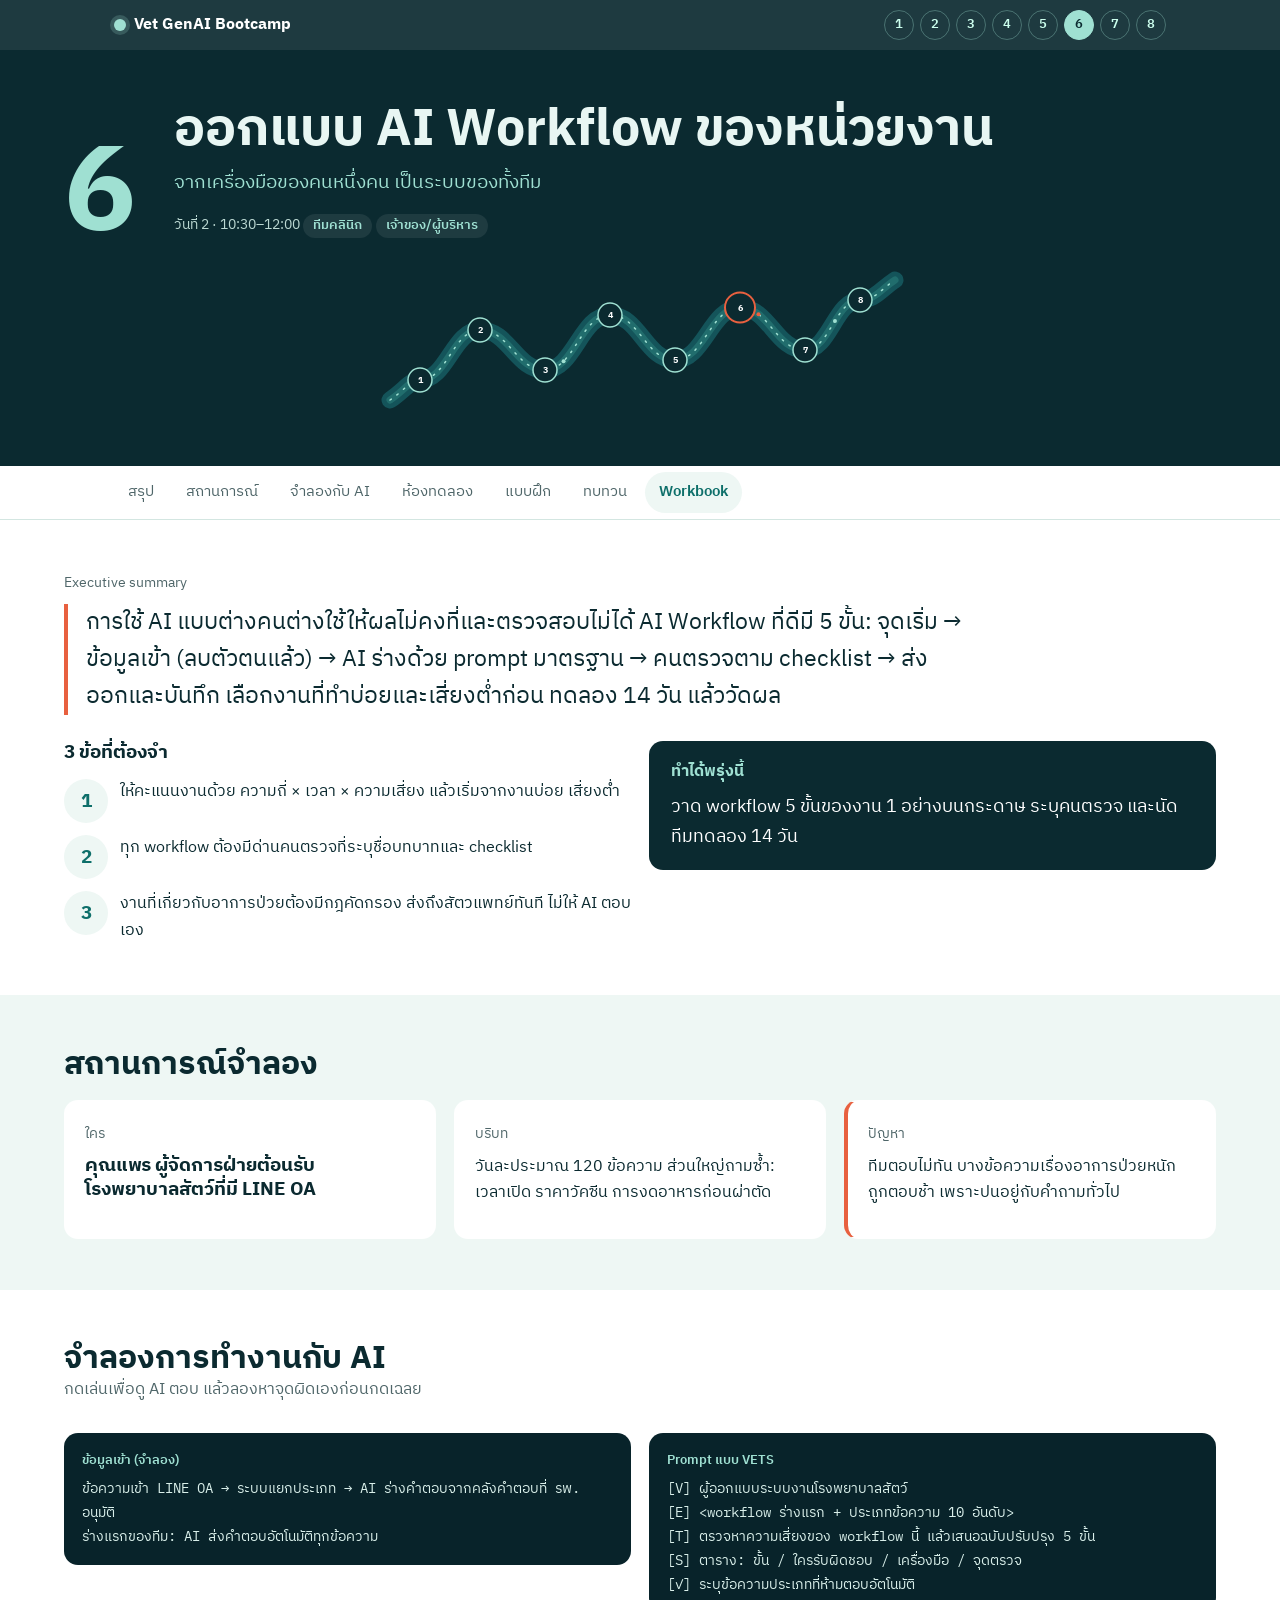
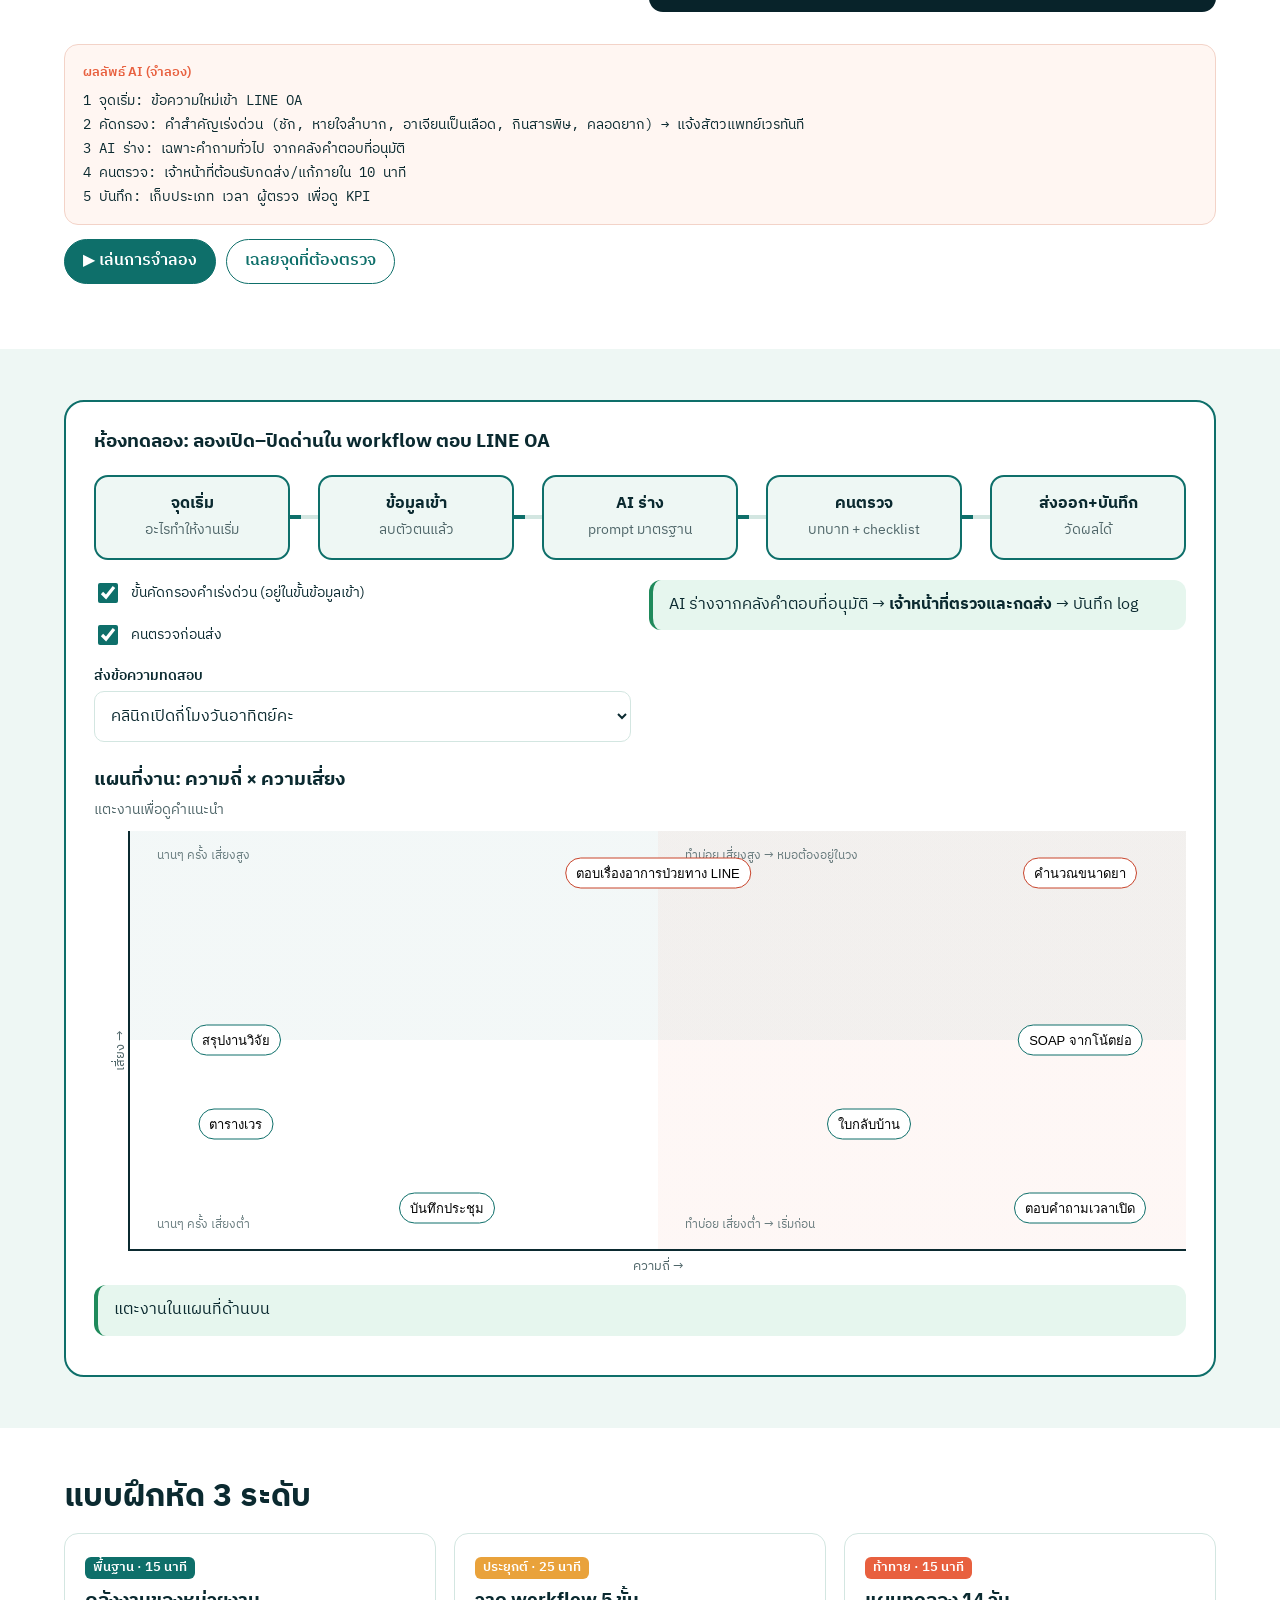
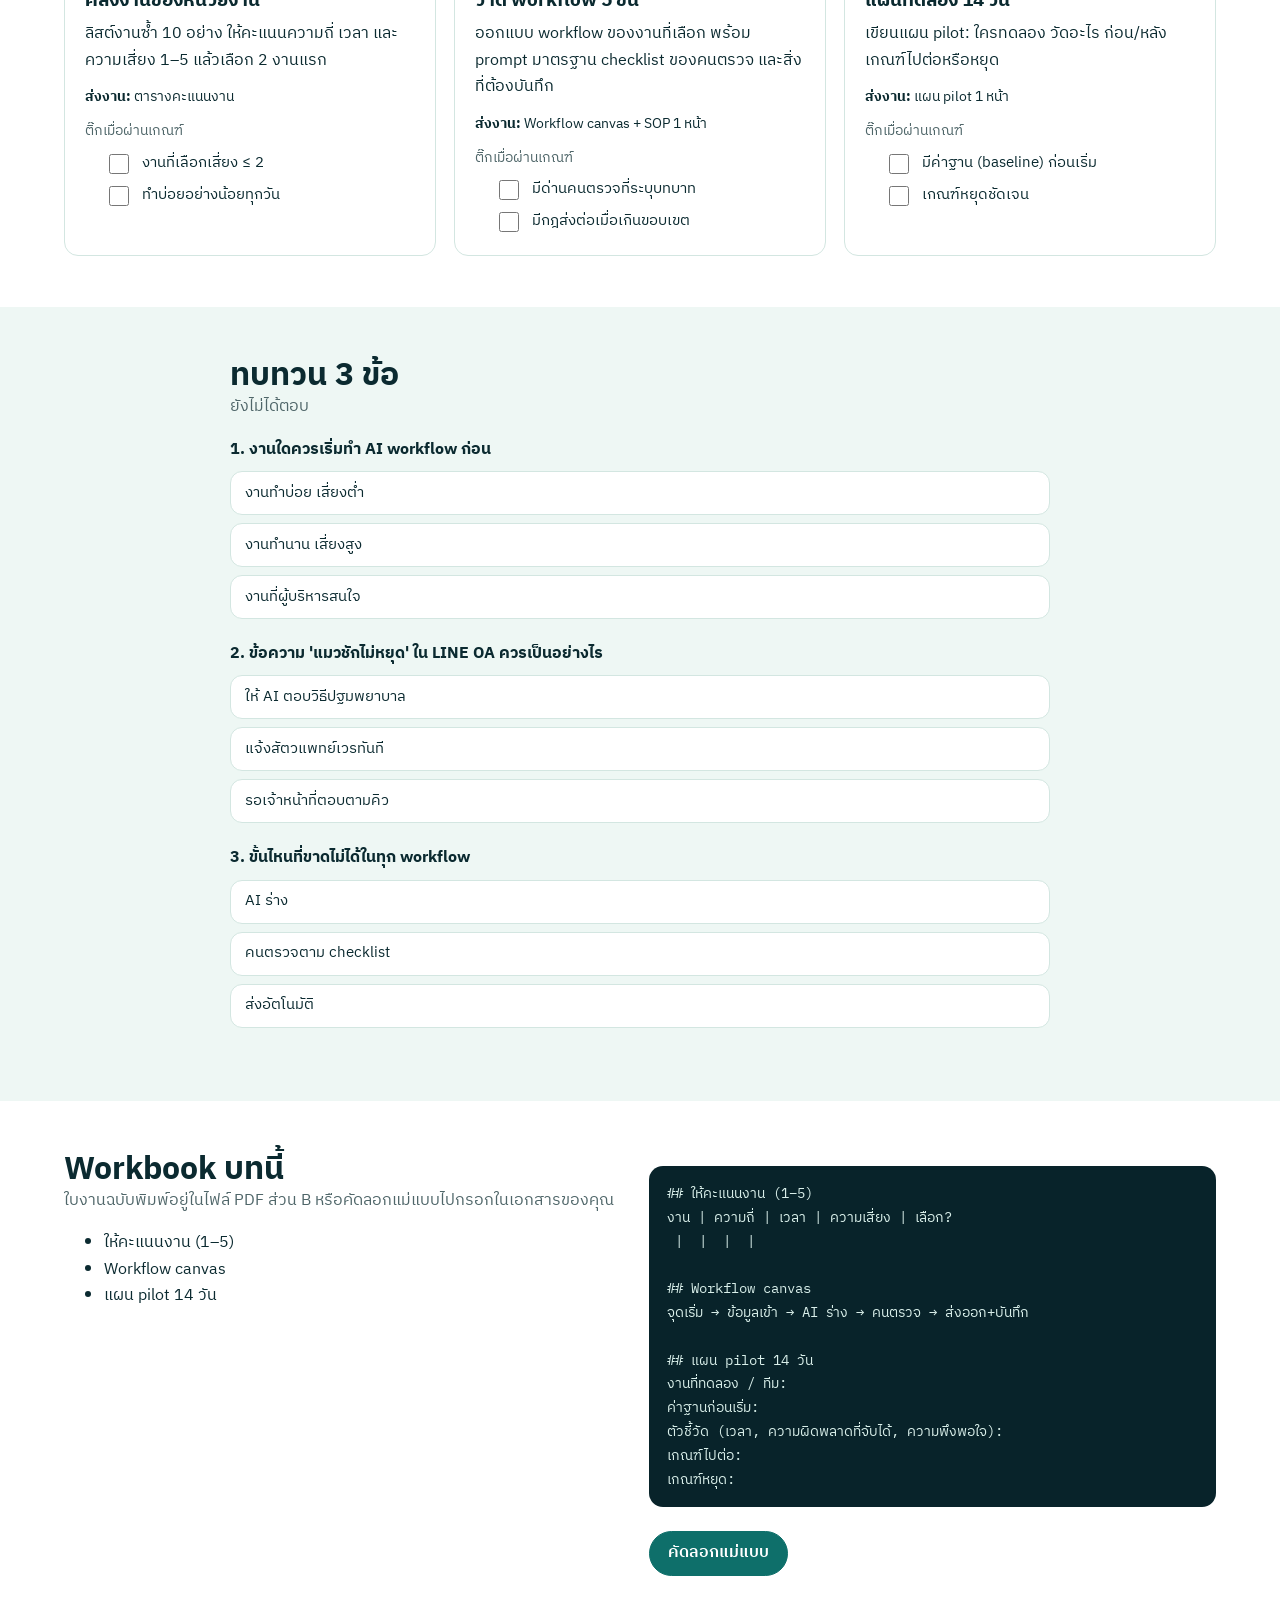
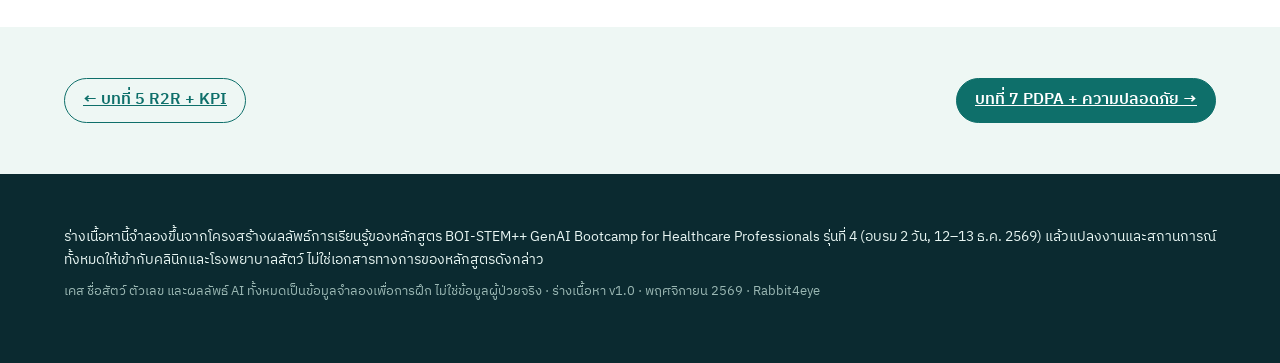
<file: ch6.html>
<!DOCTYPE html><html lang="th"><head><meta charset="utf-8"><meta name="viewport" content="width=device-width,initial-scale=1">
<title>บทที่ 6 · AI Workflow</title>
<link rel="preconnect" href="https://fonts.googleapis.com"><link rel="preconnect" href="https://fonts.gstatic.com" crossorigin>
<link href="https://fonts.googleapis.com/css2?family=IBM+Plex+Sans+Thai:wght@400;500;600;700&family=IBM+Plex+Mono:wght@400;500&display=swap" rel="stylesheet">
<link rel="stylesheet" href="assets/site.css"></head><body><header class='top'><div class='wrap'><a class='brand' href='index.html'><i></i>Vet GenAI Bootcamp</a><nav class='dots' aria-label='บทเรียน'><a href='ch1.html' data-slug='ch1' data-qn='3' data-en='8' class='' title='บทที่ 1 GenAI 101 และสูตร Prompt แบบ VETS' aria-label='บทที่ 1'>1</a><a href='ch2.html' data-slug='ch2' data-qn='3' data-en='8' class='' title='บทที่ 2 เอกสารทางคลินิก: SOAP · Progress · Referral · ใบกลับบ้าน' aria-label='บทที่ 2'>2</a><a href='ch3.html' data-slug='ch3' data-qn='3' data-en='6' class='' title='บทที่ 3 งานประจำ: ส่งเวร · ตารางเวร · หนังสือ · บันทึกประชุม' aria-label='บทที่ 3'>3</a><a href='ch4.html' data-slug='ch4' data-qn='3' data-en='6' class='' title='บทที่ 4 ตามทันงานวิจัยและแนวทางเวชปฏิบัติ' aria-label='บทที่ 4'>4</a><a href='ch5.html' data-slug='ch5' data-qn='3' data-en='6' class='' title='บทที่ 5 จากงานประจำสู่ R2R และรายงานคุณภาพ' aria-label='บทที่ 5'>5</a><a href='ch6.html' data-slug='ch6' data-qn='3' data-en='6' class='on' title='บทที่ 6 ออกแบบ AI Workflow ของหน่วยงาน' aria-label='บทที่ 6'>6</a><a href='ch7.html' data-slug='ch7' data-qn='3' data-en='6' class='' title='บทที่ 7 ปลอดภัย มีจริยธรรม และสอดคล้อง PDPA' aria-label='บทที่ 7'>7</a><a href='ch8.html' data-slug='ch8' data-qn='3' data-en='6' class='' title='บทที่ 8 สำหรับเจ้าของ รพ.สัตว์: นโยบาย ROI และแผน 90 วัน' aria-label='บทที่ 8'>8</a></nav></div></header>
<script type="application/json" id="data">{"page": "chapter", "slug": "ch6", "lab": "flow", "sim": {"prompt": "[V] ผู้ออกแบบระบบงานโรงพยาบาลสัตว์\n[E] <workflow ร่างแรก + ประเภทข้อความ 10 อันดับ>\n[T] ตรวจหาความเสี่ยงของ workflow นี้ แล้วเสนอฉบับปรับปรุง 5 ขั้น\n[S] ตาราง: ขั้น / ใครรับผิดชอบ / เครื่องมือ / จุดตรวจ\n[✓] ระบุข้อความประเภทที่ห้ามตอบอัตโนมัติ", "output": "1 จุดเริ่ม: ข้อความใหม่เข้า LINE OA\n2 คัดกรอง: คำสำคัญเร่งด่วน (ชัก, หายใจลำบาก, อาเจียนเป็นเลือด, กินสารพิษ, คลอดยาก) → แจ้งสัตวแพทย์เวรทันที\n3 AI ร่าง: เฉพาะคำถามทั่วไป จากคลังคำตอบที่อนุมัติ\n4 คนตรวจ: เจ้าหน้าที่ต้อนรับกดส่ง/แก้ภายใน 10 นาที\n5 บันทึก: เก็บประเภท เวลา ผู้ตรวจ เพื่อดู KPI"}, "matrix_tasks": [["ตอบคำถามเวลาเปิด", 5, 1], ["ใบกลับบ้าน", 4, 2], ["SOAP จากโน้ตย่อ", 5, 3], ["ตอบเรื่องอาการป่วยทาง LINE", 3, 5], ["บันทึกประชุม", 2, 1], ["คำนวณขนาดยา", 5, 5], ["สรุปงานวิจัย", 1, 3], ["ตารางเวร", 1, 2]]}</script>
<main>
<section class='band dark chhead'><div class='wrap'>
 <div class='grid'><div class='no'>6</div><div><h1>ออกแบบ AI Workflow ของหน่วยงาน</h1><p class='kicker'>จากเครื่องมือของคนหนึ่งคน เป็นระบบของทั้งทีม</p><p class='small' style='color:#bcd9d3'>วันที่ 2 · 10:30–12:00 <span class='pill'>ทีมคลินิก</span><span class='pill'>เจ้าของ/ผู้บริหาร</span></p></div></div>
 <div class='fig' style='height:clamp(90px,14vw,150px);margin-top:16px'><svg viewBox='0 0 1020 300' preserveAspectRatio='xMidYMid meet' role='img' aria-label='เส้นทาง 8 บท'><path id='rib' d='M10,270 C 40,250 50,230 70,230 C 124.0,230 136.0,130 190,130 C 248.5,130 261.5,210 320,210 C 378.5,210 391.5,100 450,100 C 508.5,100 521.5,190 580,190 C 638.5,190 651.5,85 710,85 C 768.5,85 781.5,170 840,170 C 889.5,170 900.5,70 950,70 C 980,70 990,50 1020,30' fill='none' stroke='#14545A' stroke-width='34' stroke-linecap='round'/><path d='M10,270 C 40,250 50,230 70,230 C 124.0,230 136.0,130 190,130 C 248.5,130 261.5,210 320,210 C 378.5,210 391.5,100 450,100 C 508.5,100 521.5,190 580,190 C 638.5,190 651.5,85 710,85 C 768.5,85 781.5,170 840,170 C 889.5,170 900.5,70 950,70 C 980,70 990,50 1020,30' fill='none' stroke='#2a7f7a' stroke-width='14' stroke-linecap='round' opacity='.6'/><path class='flow' d='M10,270 C 40,250 50,230 70,230 C 124.0,230 136.0,130 190,130 C 248.5,130 261.5,210 320,210 C 378.5,210 391.5,100 450,100 C 508.5,100 521.5,190 580,190 C 638.5,190 651.5,85 710,85 C 768.5,85 781.5,170 840,170 C 889.5,170 900.5,70 950,70 C 980,70 990,50 1020,30' fill='none' stroke='#9FE0D2' stroke-width='3' stroke-linecap='round'/><circle r='6' fill='#E8603F'><animateMotion dur='9s' begin='0.0s' repeatCount='indefinite'><mpath href='#rib'/></animateMotion></circle><circle r='4' fill='#9FE0D2'><animateMotion dur='10s' begin='-1.6s' repeatCount='indefinite'><mpath href='#rib'/></animateMotion></circle><circle r='6' fill='#9FE0D2'><animateMotion dur='11s' begin='-3.2s' repeatCount='indefinite'><mpath href='#rib'/></animateMotion></circle><circle r='4' fill='#E8603F'><animateMotion dur='9s' begin='-4.800000000000001s' repeatCount='indefinite'><mpath href='#rib'/></animateMotion></circle><circle r='6' fill='#9FE0D2'><animateMotion dur='10s' begin='-6.4s' repeatCount='indefinite'><mpath href='#rib'/></animateMotion></circle><circle r='4' fill='#9FE0D2'><animateMotion dur='11s' begin='-8.0s' repeatCount='indefinite'><mpath href='#rib'/></animateMotion></circle><a href='ch1.html' aria-label='บทที่ 1 GenAI + VETS'><g class='node' data-no='1'><circle class='c' cx='70' cy='230' r='24'/><text x='70' y='236' text-anchor='middle'>1</text></g></a><a href='ch2.html' aria-label='บทที่ 2 เอกสารคลินิก'><g class='node' data-no='2'><circle class='c' cx='190' cy='130' r='24'/><text x='190' y='136' text-anchor='middle'>2</text></g></a><a href='ch3.html' aria-label='บทที่ 3 งานประจำ'><g class='node' data-no='3'><circle class='c' cx='320' cy='210' r='24'/><text x='320' y='216' text-anchor='middle'>3</text></g></a><a href='ch4.html' aria-label='บทที่ 4 ตามทันงานวิจัย'><g class='node' data-no='4'><circle class='c' cx='450' cy='100' r='24'/><text x='450' y='106' text-anchor='middle'>4</text></g></a><a href='ch5.html' aria-label='บทที่ 5 R2R + KPI'><g class='node' data-no='5'><circle class='c' cx='580' cy='190' r='24'/><text x='580' y='196' text-anchor='middle'>5</text></g></a><a href='ch6.html' aria-label='บทที่ 6 AI Workflow'><g class='node hit' data-no='6'><circle class='c' cx='710' cy='85' r='30'/><text x='710' y='91' text-anchor='middle'>6</text></g></a><a href='ch7.html' aria-label='บทที่ 7 PDPA + ความปลอดภัย'><g class='node' data-no='7'><circle class='c' cx='840' cy='170' r='24'/><text x='840' y='176' text-anchor='middle'>7</text></g></a><a href='ch8.html' aria-label='บทที่ 8 เจ้าของ รพ.'><g class='node' data-no='8'><circle class='c' cx='950' cy='70' r='24'/><text x='950' y='76' text-anchor='middle'>8</text></g></a></svg></div>
</div></section>
<nav class='secnav' aria-label='ส่วนในบทนี้'><div class='scroll'><a href='#sum' class='on'>สรุป</a><a href='#case'>สถานการณ์</a><a href='#sim'>จำลองกับ AI</a><a href='#lab'>ห้องทดลอง</a><a href='#ex'>แบบฝึก</a><a href='#quiz'>ทบทวน</a><a href='#wb'>Workbook</a></div></nav>

<section class='band' id='sum'><div class='wrap'>
 <p class='small muted rv'>Executive summary</p>
 <p class='idea rv'>การใช้ AI แบบต่างคนต่างใช้ให้ผลไม่คงที่และตรวจสอบไม่ได้ AI Workflow ที่ดีมี 5 ขั้น: จุดเริ่ม → ข้อมูลเข้า (ลบตัวตนแล้ว) → AI ร่างด้วย prompt มาตรฐาน → คนตรวจตาม checklist → ส่งออกและบันทึก เลือกงานที่ทำบ่อยและเสี่ยงต่ำก่อน ทดลอง 14 วัน แล้ววัดผล</p>
 <div class='grid g2' style='margin-top:26px;align-items:start'><div class='rv'><h3 style='margin-bottom:14px'>3 ข้อที่ต้องจำ</h3><ol class='tk'><li><span>ให้คะแนนงานด้วย ความถี่ × เวลา × ความเสี่ยง แล้วเริ่มจากงานบ่อย เสี่ยงต่ำ</span></li><li><span>ทุก workflow ต้องมีด่านคนตรวจที่ระบุชื่อบทบาทและ checklist</span></li><li><span>งานที่เกี่ยวกับอาการป่วยต้องมีกฎคัดกรอง ส่งถึงสัตวแพทย์ทันที ไม่ให้ AI ตอบเอง</span></li></ol></div>
 <div class='tomorrow rv'><b>ทำได้พรุ่งนี้</b><p style='margin:8px 0 0;font-size:18px'>วาด workflow 5 ขั้นของงาน 1 อย่างบนกระดาษ ระบุคนตรวจ และนัดทีมทดลอง 14 วัน</p></div></div>
 
</div></section>

<section class='band wash' id='case'><div class='wrap'>
 <h2 class='rv'>สถานการณ์จำลอง</h2>
 <div class='grid g3' style='margin-top:18px'><div class='card rv'><span class='small muted'>ใคร</span><h3 style='margin-top:6px'>คุณแพร ผู้จัดการฝ่ายต้อนรับ โรงพยาบาลสัตว์ที่มี LINE OA</h3></div>
 <div class='card rv'><span class='small muted'>บริบท</span><p style='margin-top:6px'>วันละประมาณ 120 ข้อความ ส่วนใหญ่ถามซ้ำ: เวลาเปิด ราคาวัคซีน การงดอาหารก่อนผ่าตัด</p></div>
 <div class='card rv' style='border-left:4px solid var(--coral)'><span class='small muted'>ปัญหา</span><p style='margin-top:6px'>ทีมตอบไม่ทัน บางข้อความเรื่องอาการป่วยหนักถูกตอบช้า เพราะปนอยู่กับคำถามทั่วไป</p></div></div>
</div></section>

<section class='band' id='sim'><div class='wrap'>
 <h2 class='rv'>จำลองการทำงานกับ AI</h2><p class='muted rv'>กดเล่นเพื่อดู AI ตอบ แล้วลองหาจุดผิดเองก่อนกดเฉลย</p>
 <div class='sim' style='margin-top:16px'>
  <div class='rv'><pre class='term'><span class='cap'>ข้อมูลเข้า (จำลอง)</span>ข้อความเข้า LINE OA → ระบบแยกประเภท → AI ร่างคำตอบจากคลังคำตอบที่ รพ. อนุมัติ
ร่างแรกของทีม: <mark>AI ส่งคำตอบอัตโนมัติทุกข้อความ</mark></pre></div>
  <div class='rv'><pre class='term' id='tPrompt'><span class='cap'>Prompt แบบ VETS</span>[V] ผู้ออกแบบระบบงานโรงพยาบาลสัตว์
[E] &lt;workflow ร่างแรก + ประเภทข้อความ 10 อันดับ&gt;
[T] ตรวจหาความเสี่ยงของ workflow นี้ แล้วเสนอฉบับปรับปรุง 5 ขั้น
[S] ตาราง: ขั้น / ใครรับผิดชอบ / เครื่องมือ / จุดตรวจ
[✓] ระบุข้อความประเภทที่ห้ามตอบอัตโนมัติ</pre></div>
 </div>
 <pre class='term ai rv' id='tOut' style='margin-top:18px'><span class='cap'>ผลลัพธ์ AI (จำลอง)</span>1 จุดเริ่ม: ข้อความใหม่เข้า LINE OA
2 คัดกรอง: คำสำคัญเร่งด่วน (ชัก, หายใจลำบาก, อาเจียนเป็นเลือด, กินสารพิษ, คลอดยาก) → แจ้งสัตวแพทย์เวรทันที
3 AI ร่าง: เฉพาะคำถามทั่วไป จากคลังคำตอบที่อนุมัติ
4 คนตรวจ: เจ้าหน้าที่ต้อนรับกดส่ง/แก้ภายใน 10 นาที
5 บันทึก: เก็บประเภท เวลา ผู้ตรวจ เพื่อดู KPI</pre>
 <div style='display:flex;gap:10px;flex-wrap:wrap;margin-top:14px'><button class='btn solid' id='play'>▶ เล่นการจำลอง</button><button class='btn' id='reveal'>เฉลยจุดที่ต้องตรวจ</button></div>
 <div class='checks' id='checks'><div class='row'><span><b>พบ:</b> ร่างแรกให้ AI ส่งคำตอบอัตโนมัติทุกข้อความ รวมถึงเรื่องอาการป่วย</span><span><b style='color:var(--ok)'>แก้:</b> เพิ่มขั้นคัดกรองคำเร่งด่วนก่อน AI เสมอ</span></div><div class='row'><span><b>พบ:</b> รายการคำเร่งด่วนเป็นจุดเริ่มต้น ไม่ครบทุกกรณี</span><span><b style='color:var(--ok)'>แก้:</b> ทีมสัตวแพทย์ทบทวนรายการทุกเดือนจากข้อความจริง</span></div><div class='row'><span><b>พบ:</b> ต้องระบุว่าใครรับผิดชอบเมื่อคำตอบผิด</span><span><b style='color:var(--ok)'>แก้:</b> ใส่ชื่อบทบาทผู้ตรวจใน SOP และบันทึกทุกครั้ง</span></div></div>
</div></section>

<section class='band wash' id='lab'><div class='wrap'><div class='lab rv'><h3>ห้องทดลอง: ลองเปิด–ปิดด่านใน workflow ตอบ LINE OA</h3>
<div class='flowrow'><div class='fnode' id='fn1'><b>จุดเริ่ม</b><span class='small muted'>อะไรทำให้งานเริ่ม</span></div><span class='fpipe'></span><div class='fnode' id='fn2'><b>ข้อมูลเข้า</b><span class='small muted'>ลบตัวตนแล้ว</span></div><span class='fpipe'></span><div class='fnode' id='fn3'><b>AI ร่าง</b><span class='small muted'>prompt มาตรฐาน</span></div><span class='fpipe'></span><div class='fnode' id='fn4'><b>คนตรวจ</b><span class='small muted'>บทบาท + checklist</span></div><span class='fpipe'></span><div class='fnode' id='fn5'><b>ส่งออก+บันทึก</b><span class='small muted'>วัดผลได้</span></div></div>
<div class='grid g2'><div class='grid' style='gap:12px'>
<label style='display:flex;gap:10px;align-items:center;font-weight:400'><input type='checkbox' id='fTriage' checked> ขั้นคัดกรองคำเร่งด่วน (อยู่ในขั้นข้อมูลเข้า)</label>
<label style='display:flex;gap:10px;align-items:center;font-weight:400'><input type='checkbox' id='fHuman' checked> คนตรวจก่อนส่ง</label>
<div><label for='fMsg'>ส่งข้อความทดสอบ</label><select id='fMsg'><option>คลินิกเปิดกี่โมงวันอาทิตย์คะ</option><option>แมวชักไม่หยุดมา 5 นาทีแล้ว ทำยังไงดี</option><option>ราคาวัคซีนพิษสุนัขบ้าเท่าไรครับ</option><option>หมาอาเจียนเป็นเลือดตั้งแต่เช้า</option><option>ต้องงดอาหารก่อนผ่าตัดทำหมันกี่ชั่วโมง</option></select></div></div>
<div id='fRes' aria-live='polite'></div></div>
<h3 style='margin-top:26px'>แผนที่งาน: ความถี่ × ความเสี่ยง</h3><p class='muted small'>แตะงานเพื่อดูคำแนะนำ</p>
<div class='matrix' id='matrix'><span class='qd' style='left:52%;bottom:2%'>ทำบ่อย เสี่ยงต่ำ → เริ่มก่อน</span><span class='qd' style='left:52%;top:2%'>ทำบ่อย เสี่ยงสูง → หมอต้องอยู่ในวง</span><span class='qd' style='left:2%;top:2%'>นานๆ ครั้ง เสี่ยงสูง</span><span class='qd' style='left:2%;bottom:2%'>นานๆ ครั้ง เสี่ยงต่ำ</span>
<span class='ax' style='left:50%;bottom:-28px;transform:translateX(-50%)'>ความถี่ →</span><span class='ax' style='left:-30px;top:50%;transform:rotate(-90deg)'>เสี่ยง →</span></div>
<p id='mInfo' class='good' style='margin-top:6px'>แตะงานในแผนที่ด้านบน</p></div></div></section>

<section class='band' id='ex'><div class='wrap'>
 <h2 class='rv'>แบบฝึกหัด 3 ระดับ</h2>
 <div class='grid g3 ex' style='margin-top:18px'><div class='card rv'><span class='lv l1'>พื้นฐาน · 15 นาที</span><h3 style='margin:8px 0'>คลังงานของหน่วยงาน</h3><p>ลิสต์งานซ้ำ 10 อย่าง ให้คะแนนความถี่ เวลา และความเสี่ยง 1–5 แล้วเลือก 2 งานแรก</p>
<p class='small'><b>ส่งงาน:</b> ตารางคะแนนงาน</p><span class='small muted'>ติ๊กเมื่อผ่านเกณฑ์</span><ul class='crit'><li><label><input type='checkbox' data-k='0-0'> งานที่เลือกเสี่ยง ≤ 2</label></li><li><label><input type='checkbox' data-k='0-1'> ทำบ่อยอย่างน้อยทุกวัน</label></li></ul></div><div class='card rv'><span class='lv l2'>ประยุกต์ · 25 นาที</span><h3 style='margin:8px 0'>วาด workflow 5 ขั้น</h3><p>ออกแบบ workflow ของงานที่เลือก พร้อม prompt มาตรฐาน checklist ของคนตรวจ และสิ่งที่ต้องบันทึก</p>
<p class='small'><b>ส่งงาน:</b> Workflow canvas + SOP 1 หน้า</p><span class='small muted'>ติ๊กเมื่อผ่านเกณฑ์</span><ul class='crit'><li><label><input type='checkbox' data-k='1-0'> มีด่านคนตรวจที่ระบุบทบาท</label></li><li><label><input type='checkbox' data-k='1-1'> มีกฎส่งต่อเมื่อเกินขอบเขต</label></li></ul></div><div class='card rv'><span class='lv l3'>ท้าทาย · 15 นาที</span><h3 style='margin:8px 0'>แผนทดลอง 14 วัน</h3><p>เขียนแผน pilot: ใครทดลอง วัดอะไร ก่อน/หลัง เกณฑ์ไปต่อหรือหยุด</p>
<p class='small'><b>ส่งงาน:</b> แผน pilot 1 หน้า</p><span class='small muted'>ติ๊กเมื่อผ่านเกณฑ์</span><ul class='crit'><li><label><input type='checkbox' data-k='2-0'> มีค่าฐาน (baseline) ก่อนเริ่ม</label></li><li><label><input type='checkbox' data-k='2-1'> เกณฑ์หยุดชัดเจน</label></li></ul></div></div>
</div></section>

<section class='band wash' id='quiz'><div class='wrap' style='max-width:820px'>
 <h2 class='rv'>ทบทวน 3 ข้อ</h2><p id='qscore' class='muted' aria-live='polite'></p>
 <div style='margin-top:16px'><div class='q rv' data-a='0'><b>1. งานใดควรเริ่มทำ AI workflow ก่อน</b><div class='opts'><button class='chip' aria-pressed='false'>งานทำบ่อย เสี่ยงต่ำ</button><button class='chip' aria-pressed='false'>งานทำนาน เสี่ยงสูง</button><button class='chip' aria-pressed='false'>งานที่ผู้บริหารสนใจ</button></div><p class='why'>ได้ผลเร็ว ทีมมั่นใจ และถ้าผิดพลาดก็แก้ได้ง่าย</p></div><div class='q rv' data-a='1'><b>2. ข้อความ &#x27;แมวชักไม่หยุด&#x27; ใน LINE OA ควรเป็นอย่างไร</b><div class='opts'><button class='chip' aria-pressed='false'>ให้ AI ตอบวิธีปฐมพยาบาล</button><button class='chip' aria-pressed='false'>แจ้งสัตวแพทย์เวรทันที</button><button class='chip' aria-pressed='false'>รอเจ้าหน้าที่ตอบตามคิว</button></div><p class='why'>คำเร่งด่วนต้องข้าม AI และส่งถึงสัตวแพทย์เลย</p></div><div class='q rv' data-a='1'><b>3. ขั้นไหนที่ขาดไม่ได้ในทุก workflow</b><div class='opts'><button class='chip' aria-pressed='false'>AI ร่าง</button><button class='chip' aria-pressed='false'>คนตรวจตาม checklist</button><button class='chip' aria-pressed='false'>ส่งอัตโนมัติ</button></div><p class='why'>คนตรวจคือจุดที่ความรับผิดชอบอยู่</p></div></div>
</div></section>

<section class='band' id='wb'><div class='wrap grid g2'>
 <div class='rv'><h2>Workbook บทนี้</h2><p class='muted'>ใบงานฉบับพิมพ์อยู่ในไฟล์ PDF ส่วน B หรือคัดลอกแม่แบบไปกรอกในเอกสารของคุณ</p><ul><li>ให้คะแนนงาน (1–5)</li><li>Workflow canvas</li><li>แผน pilot 14 วัน</li></ul></div>
 <div class='rv'><pre class='term' id='wbText'>## ให้คะแนนงาน (1–5)
งาน | ความถี่ | เวลา | ความเสี่ยง | เลือก?
 |  |  |  | 

## Workflow canvas
จุดเริ่ม → ข้อมูลเข้า → AI ร่าง → คนตรวจ → ส่งออก+บันทึก

## แผน pilot 14 วัน
งานที่ทดลอง / ทีม: 
ค่าฐานก่อนเริ่ม: 
ตัวชี้วัด (เวลา, ความผิดพลาดที่จับได้, ความพึงพอใจ): 
เกณฑ์ไปต่อ: 
เกณฑ์หยุด:</pre><button class='btn solid' data-copy='wbText' style='margin-top:10px'>คัดลอกแม่แบบ</button></div>
</div></section>

<section class='band wash'><div class='wrap next'><a class='btn' href='ch5.html'>← บทที่ 5 R2R + KPI</a><a class='btn solid' href='ch7.html'>บทที่ 7 PDPA + ความปลอดภัย →</a></div></section>
</main><footer class='band dark'><div class='wrap'><p>ร่างเนื้อหานี้จำลองขึ้นจากโครงสร้างผลลัพธ์การเรียนรู้ของหลักสูตร BOI-STEM++ GenAI Bootcamp for Healthcare Professionals รุ่นที่ 4 (อบรม 2 วัน, 12–13 ธ.ค. 2569) แล้วแปลงงานและสถานการณ์ทั้งหมดให้เข้ากับคลินิกและโรงพยาบาลสัตว์ ไม่ใช่เอกสารทางการของหลักสูตรดังกล่าว</p><p class='note' style='color:#9bb8b4'>เคส ชื่อสัตว์ ตัวเลข และผลลัพธ์ AI ทั้งหมดเป็นข้อมูลจำลองเพื่อการฝึก ไม่ใช่ข้อมูลผู้ป่วยจริง · ร่างเนื้อหา v1.0 · พฤศจิกายน 2569 · Rabbit4eye</p></div></footer>
<script src="assets/site.js"></script></body></html>
</file>
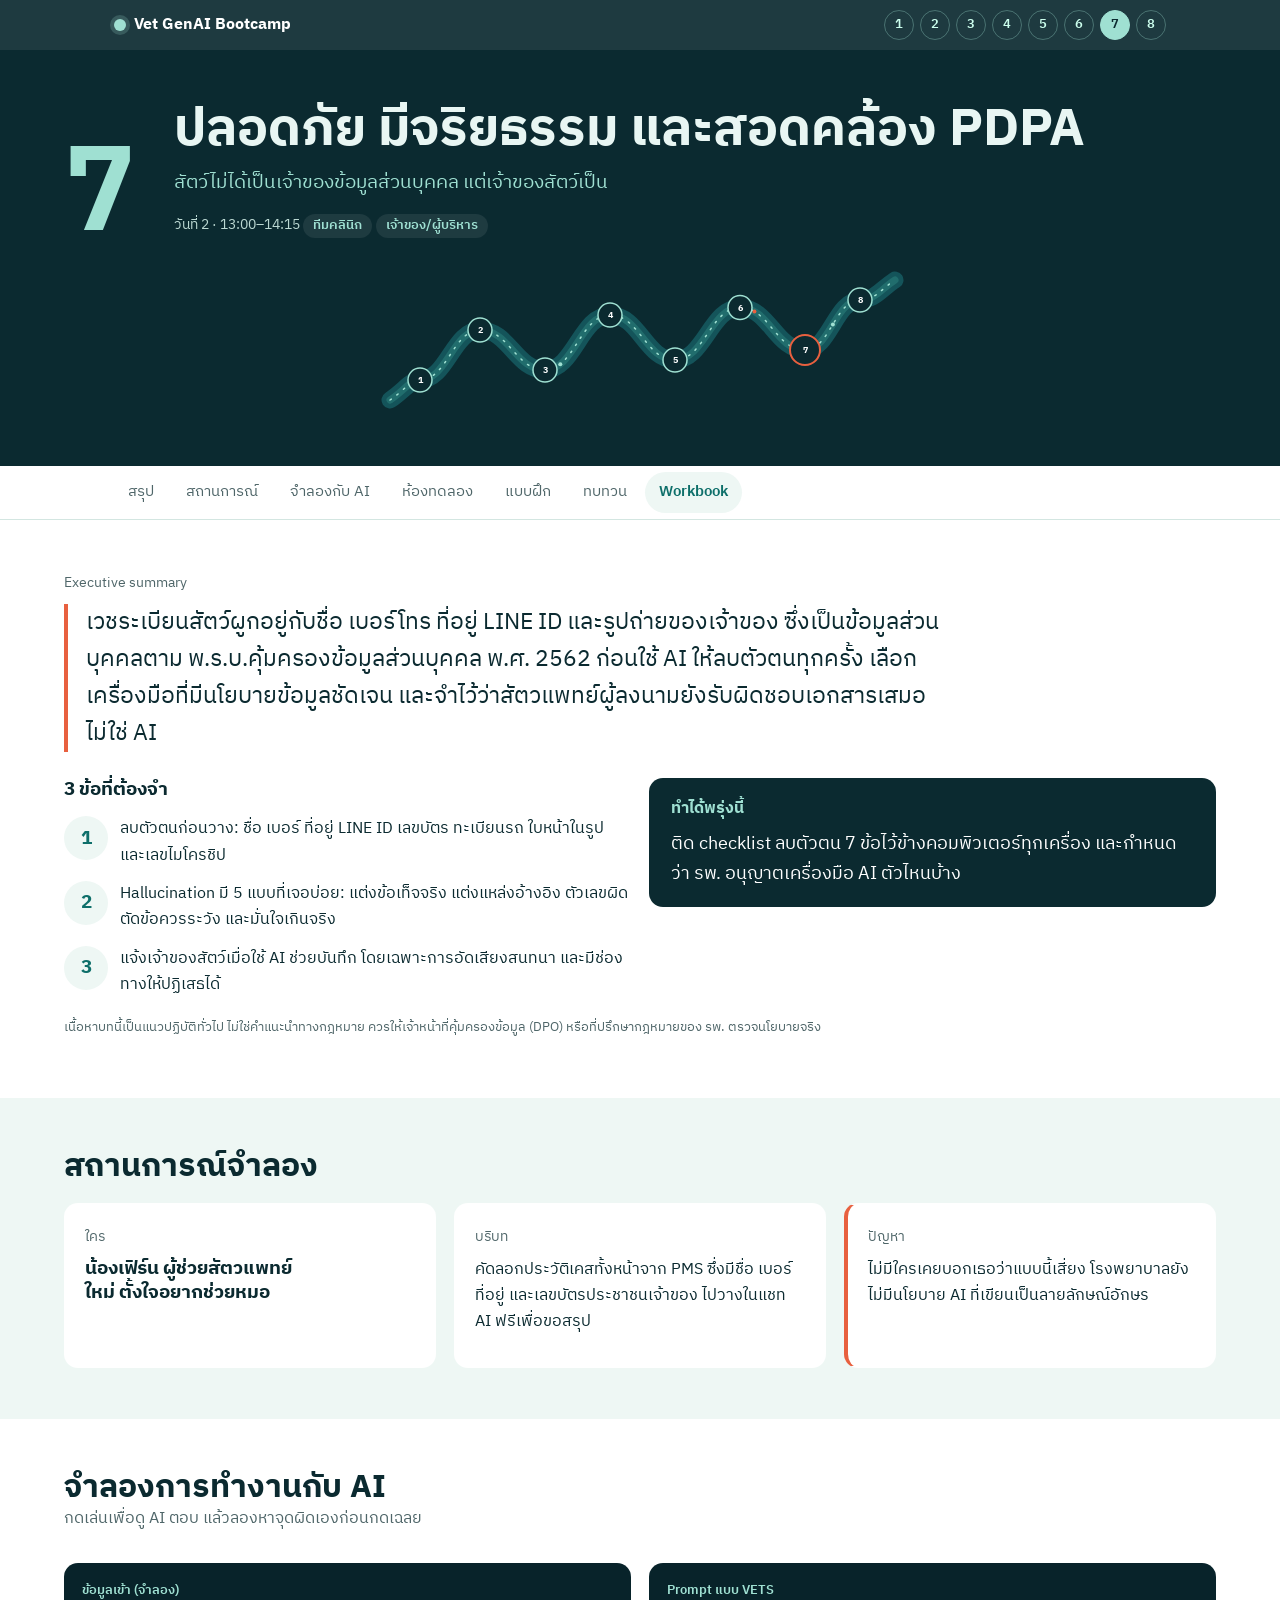
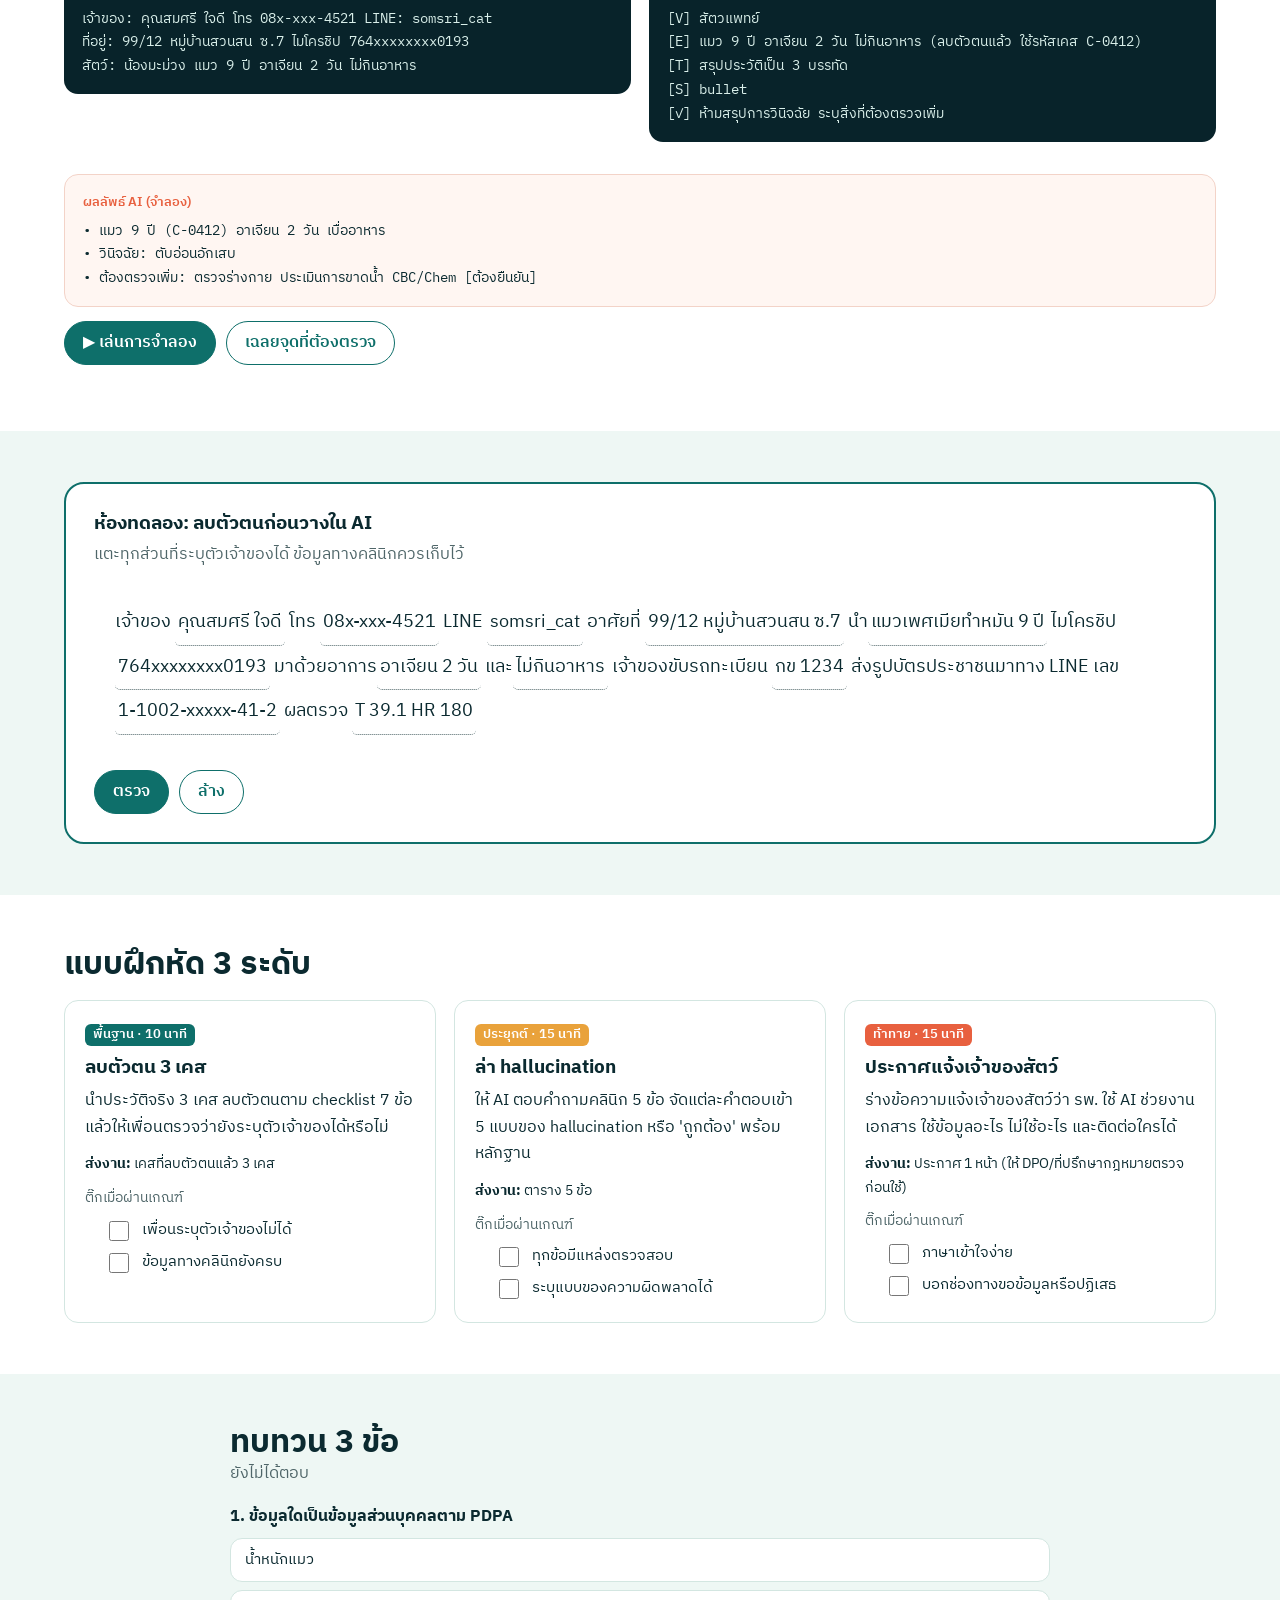
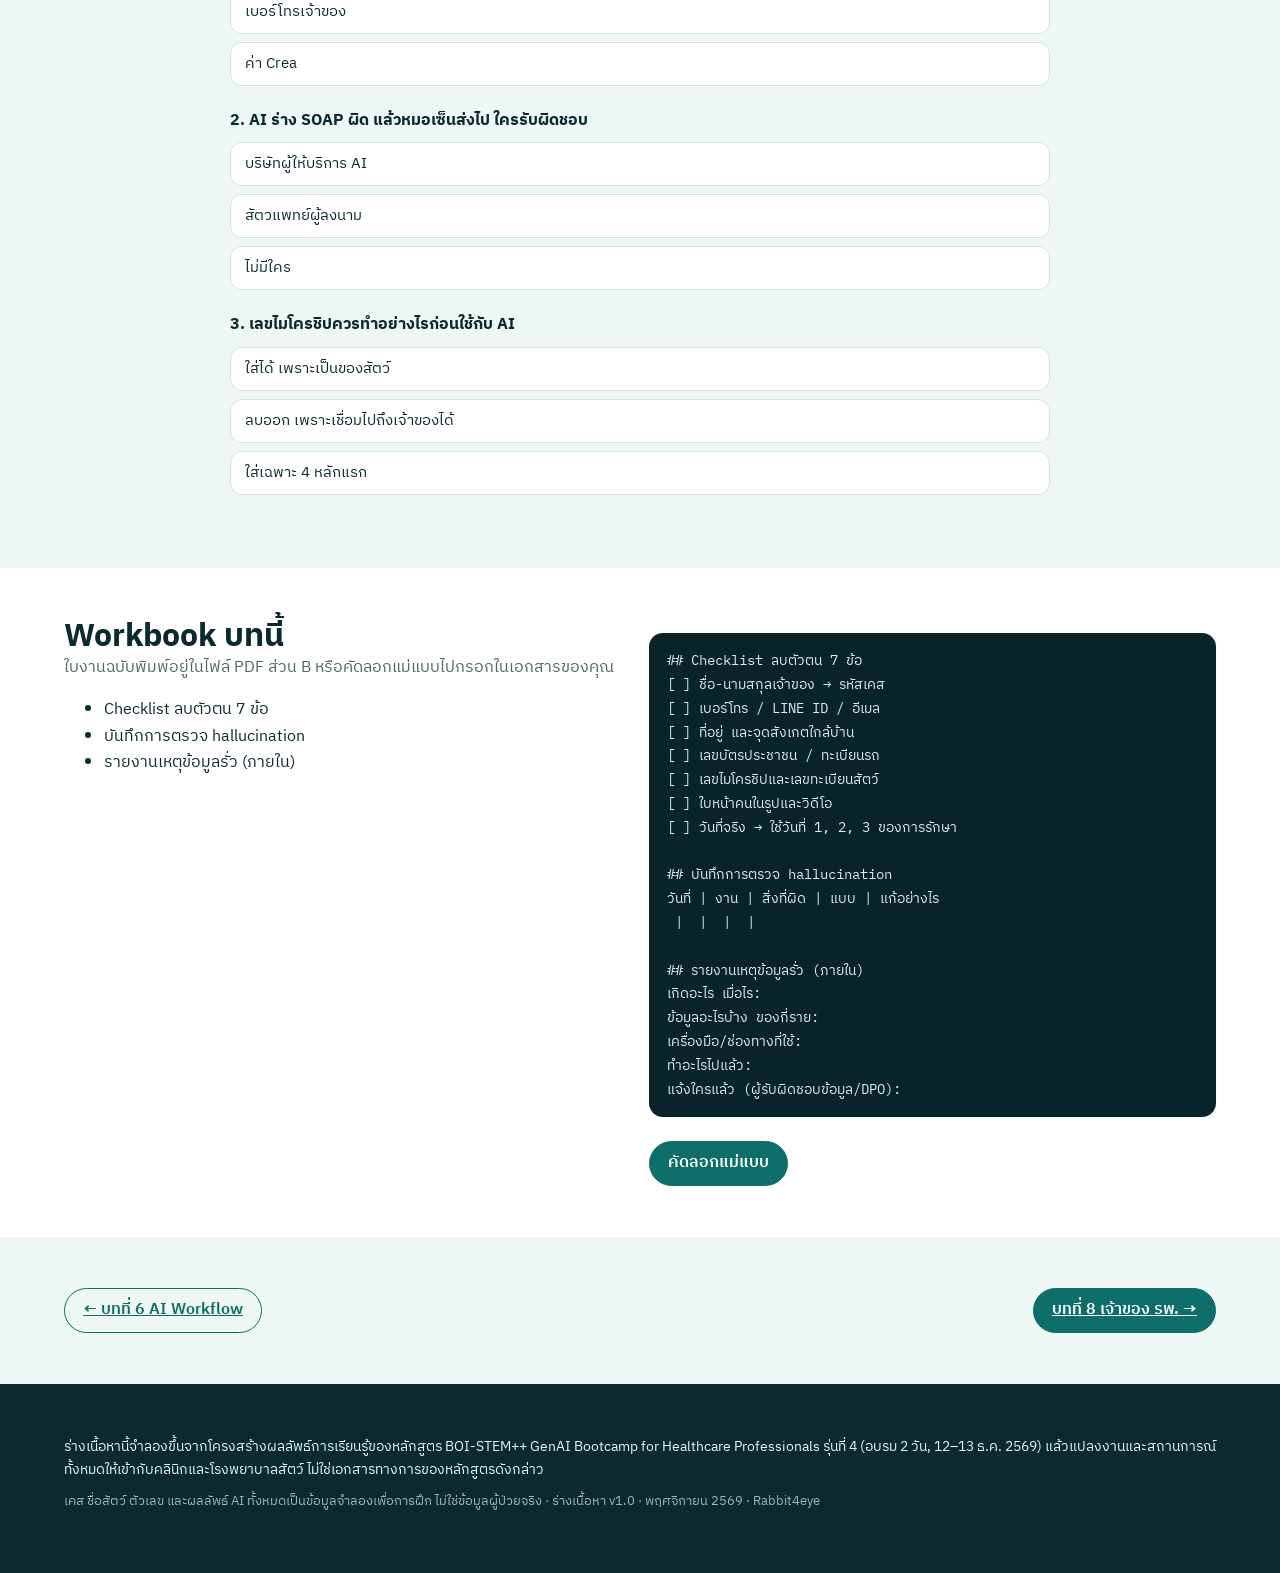
<file: ch7.html>
<!DOCTYPE html><html lang="th"><head><meta charset="utf-8"><meta name="viewport" content="width=device-width,initial-scale=1">
<title>บทที่ 7 · PDPA + ความปลอดภัย</title>
<link rel="preconnect" href="https://fonts.googleapis.com"><link rel="preconnect" href="https://fonts.gstatic.com" crossorigin>
<link href="https://fonts.googleapis.com/css2?family=IBM+Plex+Sans+Thai:wght@400;500;600;700&family=IBM+Plex+Mono:wght@400;500&display=swap" rel="stylesheet">
<link rel="stylesheet" href="assets/site.css"></head><body><header class='top'><div class='wrap'><a class='brand' href='index.html'><i></i>Vet GenAI Bootcamp</a><nav class='dots' aria-label='บทเรียน'><a href='ch1.html' data-slug='ch1' data-qn='3' data-en='8' class='' title='บทที่ 1 GenAI 101 และสูตร Prompt แบบ VETS' aria-label='บทที่ 1'>1</a><a href='ch2.html' data-slug='ch2' data-qn='3' data-en='8' class='' title='บทที่ 2 เอกสารทางคลินิก: SOAP · Progress · Referral · ใบกลับบ้าน' aria-label='บทที่ 2'>2</a><a href='ch3.html' data-slug='ch3' data-qn='3' data-en='6' class='' title='บทที่ 3 งานประจำ: ส่งเวร · ตารางเวร · หนังสือ · บันทึกประชุม' aria-label='บทที่ 3'>3</a><a href='ch4.html' data-slug='ch4' data-qn='3' data-en='6' class='' title='บทที่ 4 ตามทันงานวิจัยและแนวทางเวชปฏิบัติ' aria-label='บทที่ 4'>4</a><a href='ch5.html' data-slug='ch5' data-qn='3' data-en='6' class='' title='บทที่ 5 จากงานประจำสู่ R2R และรายงานคุณภาพ' aria-label='บทที่ 5'>5</a><a href='ch6.html' data-slug='ch6' data-qn='3' data-en='6' class='' title='บทที่ 6 ออกแบบ AI Workflow ของหน่วยงาน' aria-label='บทที่ 6'>6</a><a href='ch7.html' data-slug='ch7' data-qn='3' data-en='6' class='on' title='บทที่ 7 ปลอดภัย มีจริยธรรม และสอดคล้อง PDPA' aria-label='บทที่ 7'>7</a><a href='ch8.html' data-slug='ch8' data-qn='3' data-en='6' class='' title='บทที่ 8 สำหรับเจ้าของ รพ.สัตว์: นโยบาย ROI และแผน 90 วัน' aria-label='บทที่ 8'>8</a></nav></div></header>
<script type="application/json" id="data">{"page": "chapter", "slug": "ch7", "lab": "redact", "sim": {"prompt": "[V] สัตวแพทย์\n[E] แมว 9 ปี อาเจียน 2 วัน ไม่กินอาหาร (ลบตัวตนแล้ว ใช้รหัสเคส C-0412)\n[T] สรุปประวัติเป็น 3 บรรทัด\n[S] bullet\n[✓] ห้ามสรุปการวินิจฉัย ระบุสิ่งที่ต้องตรวจเพิ่ม", "output": "• แมว 9 ปี (C-0412) อาเจียน 2 วัน เบื่ออาหาร\n• วินิจฉัย: ตับอ่อนอักเสบ\n• ต้องตรวจเพิ่ม: ตรวจร่างกาย ประเมินการขาดน้ำ CBC/Chem [ต้องยืนยัน]"}, "redact_text": [["เจ้าของ ", 0], ["คุณสมศรี ใจดี", 1], [" โทร ", 0], ["08x-xxx-4521", 1], [" LINE ", 0], ["somsri_cat", 1], [" อาศัยที่ ", 0], ["99/12 หมู่บ้านสวนสน ซ.7", 1], [" นำ", 0], ["แมวเพศเมียทำหมัน 9 ปี", 0], [" ไมโครชิป ", 0], ["764xxxxxxxx0193", 1], [" มาด้วยอาการ", 0], ["อาเจียน 2 วัน", 0], [" และ", 0], ["ไม่กินอาหาร", 0], [" เจ้าของขับรถทะเบียน ", 0], ["กข 1234", 1], [" ส่งรูปบัตรประชาชนมาทาง LINE เลข ", 0], ["1-1002-xxxxx-41-2", 1], [" ผลตรวจ ", 0], ["T 39.1 HR 180", 0], [" ", 0]]}</script>
<main>
<section class='band dark chhead'><div class='wrap'>
 <div class='grid'><div class='no'>7</div><div><h1>ปลอดภัย มีจริยธรรม และสอดคล้อง PDPA</h1><p class='kicker'>สัตว์ไม่ได้เป็นเจ้าของข้อมูลส่วนบุคคล แต่เจ้าของสัตว์เป็น</p><p class='small' style='color:#bcd9d3'>วันที่ 2 · 13:00–14:15 <span class='pill'>ทีมคลินิก</span><span class='pill'>เจ้าของ/ผู้บริหาร</span></p></div></div>
 <div class='fig' style='height:clamp(90px,14vw,150px);margin-top:16px'><svg viewBox='0 0 1020 300' preserveAspectRatio='xMidYMid meet' role='img' aria-label='เส้นทาง 8 บท'><path id='rib' d='M10,270 C 40,250 50,230 70,230 C 124.0,230 136.0,130 190,130 C 248.5,130 261.5,210 320,210 C 378.5,210 391.5,100 450,100 C 508.5,100 521.5,190 580,190 C 638.5,190 651.5,85 710,85 C 768.5,85 781.5,170 840,170 C 889.5,170 900.5,70 950,70 C 980,70 990,50 1020,30' fill='none' stroke='#14545A' stroke-width='34' stroke-linecap='round'/><path d='M10,270 C 40,250 50,230 70,230 C 124.0,230 136.0,130 190,130 C 248.5,130 261.5,210 320,210 C 378.5,210 391.5,100 450,100 C 508.5,100 521.5,190 580,190 C 638.5,190 651.5,85 710,85 C 768.5,85 781.5,170 840,170 C 889.5,170 900.5,70 950,70 C 980,70 990,50 1020,30' fill='none' stroke='#2a7f7a' stroke-width='14' stroke-linecap='round' opacity='.6'/><path class='flow' d='M10,270 C 40,250 50,230 70,230 C 124.0,230 136.0,130 190,130 C 248.5,130 261.5,210 320,210 C 378.5,210 391.5,100 450,100 C 508.5,100 521.5,190 580,190 C 638.5,190 651.5,85 710,85 C 768.5,85 781.5,170 840,170 C 889.5,170 900.5,70 950,70 C 980,70 990,50 1020,30' fill='none' stroke='#9FE0D2' stroke-width='3' stroke-linecap='round'/><circle r='6' fill='#E8603F'><animateMotion dur='9s' begin='0.0s' repeatCount='indefinite'><mpath href='#rib'/></animateMotion></circle><circle r='4' fill='#9FE0D2'><animateMotion dur='10s' begin='-1.6s' repeatCount='indefinite'><mpath href='#rib'/></animateMotion></circle><circle r='6' fill='#9FE0D2'><animateMotion dur='11s' begin='-3.2s' repeatCount='indefinite'><mpath href='#rib'/></animateMotion></circle><circle r='4' fill='#E8603F'><animateMotion dur='9s' begin='-4.800000000000001s' repeatCount='indefinite'><mpath href='#rib'/></animateMotion></circle><circle r='6' fill='#9FE0D2'><animateMotion dur='10s' begin='-6.4s' repeatCount='indefinite'><mpath href='#rib'/></animateMotion></circle><circle r='4' fill='#9FE0D2'><animateMotion dur='11s' begin='-8.0s' repeatCount='indefinite'><mpath href='#rib'/></animateMotion></circle><a href='ch1.html' aria-label='บทที่ 1 GenAI + VETS'><g class='node' data-no='1'><circle class='c' cx='70' cy='230' r='24'/><text x='70' y='236' text-anchor='middle'>1</text></g></a><a href='ch2.html' aria-label='บทที่ 2 เอกสารคลินิก'><g class='node' data-no='2'><circle class='c' cx='190' cy='130' r='24'/><text x='190' y='136' text-anchor='middle'>2</text></g></a><a href='ch3.html' aria-label='บทที่ 3 งานประจำ'><g class='node' data-no='3'><circle class='c' cx='320' cy='210' r='24'/><text x='320' y='216' text-anchor='middle'>3</text></g></a><a href='ch4.html' aria-label='บทที่ 4 ตามทันงานวิจัย'><g class='node' data-no='4'><circle class='c' cx='450' cy='100' r='24'/><text x='450' y='106' text-anchor='middle'>4</text></g></a><a href='ch5.html' aria-label='บทที่ 5 R2R + KPI'><g class='node' data-no='5'><circle class='c' cx='580' cy='190' r='24'/><text x='580' y='196' text-anchor='middle'>5</text></g></a><a href='ch6.html' aria-label='บทที่ 6 AI Workflow'><g class='node' data-no='6'><circle class='c' cx='710' cy='85' r='24'/><text x='710' y='91' text-anchor='middle'>6</text></g></a><a href='ch7.html' aria-label='บทที่ 7 PDPA + ความปลอดภัย'><g class='node hit' data-no='7'><circle class='c' cx='840' cy='170' r='30'/><text x='840' y='176' text-anchor='middle'>7</text></g></a><a href='ch8.html' aria-label='บทที่ 8 เจ้าของ รพ.'><g class='node' data-no='8'><circle class='c' cx='950' cy='70' r='24'/><text x='950' y='76' text-anchor='middle'>8</text></g></a></svg></div>
</div></section>
<nav class='secnav' aria-label='ส่วนในบทนี้'><div class='scroll'><a href='#sum' class='on'>สรุป</a><a href='#case'>สถานการณ์</a><a href='#sim'>จำลองกับ AI</a><a href='#lab'>ห้องทดลอง</a><a href='#ex'>แบบฝึก</a><a href='#quiz'>ทบทวน</a><a href='#wb'>Workbook</a></div></nav>

<section class='band' id='sum'><div class='wrap'>
 <p class='small muted rv'>Executive summary</p>
 <p class='idea rv'>เวชระเบียนสัตว์ผูกอยู่กับชื่อ เบอร์โทร ที่อยู่ LINE ID และรูปถ่ายของเจ้าของ ซึ่งเป็นข้อมูลส่วนบุคคลตาม พ.ร.บ.คุ้มครองข้อมูลส่วนบุคคล พ.ศ. 2562 ก่อนใช้ AI ให้ลบตัวตนทุกครั้ง เลือกเครื่องมือที่มีนโยบายข้อมูลชัดเจน และจำไว้ว่าสัตวแพทย์ผู้ลงนามยังรับผิดชอบเอกสารเสมอ ไม่ใช่ AI</p>
 <div class='grid g2' style='margin-top:26px;align-items:start'><div class='rv'><h3 style='margin-bottom:14px'>3 ข้อที่ต้องจำ</h3><ol class='tk'><li><span>ลบตัวตนก่อนวาง: ชื่อ เบอร์ ที่อยู่ LINE ID เลขบัตร ทะเบียนรถ ใบหน้าในรูป และเลขไมโครชิป</span></li><li><span>Hallucination มี 5 แบบที่เจอบ่อย: แต่งข้อเท็จจริง แต่งแหล่งอ้างอิง ตัวเลขผิด ตัดข้อควรระวัง และมั่นใจเกินจริง</span></li><li><span>แจ้งเจ้าของสัตว์เมื่อใช้ AI ช่วยบันทึก โดยเฉพาะการอัดเสียงสนทนา และมีช่องทางให้ปฏิเสธได้</span></li></ol></div>
 <div class='tomorrow rv'><b>ทำได้พรุ่งนี้</b><p style='margin:8px 0 0;font-size:18px'>ติด checklist ลบตัวตน 7 ข้อไว้ข้างคอมพิวเตอร์ทุกเครื่อง และกำหนดว่า รพ. อนุญาตเครื่องมือ AI ตัวไหนบ้าง</p></div></div>
 <p class='note rv' style='margin-top:18px'>เนื้อหาบทนี้เป็นแนวปฏิบัติทั่วไป ไม่ใช่คำแนะนำทางกฎหมาย ควรให้เจ้าหน้าที่คุ้มครองข้อมูล (DPO) หรือที่ปรึกษากฎหมายของ รพ. ตรวจนโยบายจริง</p>
</div></section>

<section class='band wash' id='case'><div class='wrap'>
 <h2 class='rv'>สถานการณ์จำลอง</h2>
 <div class='grid g3' style='margin-top:18px'><div class='card rv'><span class='small muted'>ใคร</span><h3 style='margin-top:6px'>น้องเฟิร์น ผู้ช่วยสัตวแพทย์ใหม่ ตั้งใจอยากช่วยหมอ</h3></div>
 <div class='card rv'><span class='small muted'>บริบท</span><p style='margin-top:6px'>คัดลอกประวัติเคสทั้งหน้าจาก PMS ซึ่งมีชื่อ เบอร์ ที่อยู่ และเลขบัตรประชาชนเจ้าของ ไปวางในแชท AI ฟรีเพื่อขอสรุป</p></div>
 <div class='card rv' style='border-left:4px solid var(--coral)'><span class='small muted'>ปัญหา</span><p style='margin-top:6px'>ไม่มีใครเคยบอกเธอว่าแบบนี้เสี่ยง โรงพยาบาลยังไม่มีนโยบาย AI ที่เขียนเป็นลายลักษณ์อักษร</p></div></div>
</div></section>

<section class='band' id='sim'><div class='wrap'>
 <h2 class='rv'>จำลองการทำงานกับ AI</h2><p class='muted rv'>กดเล่นเพื่อดู AI ตอบ แล้วลองหาจุดผิดเองก่อนกดเฉลย</p>
 <div class='sim' style='margin-top:16px'>
  <div class='rv'><pre class='term'><span class='cap'>ข้อมูลเข้า (จำลอง)</span>เจ้าของ: <mark>คุณสมศรี ใจดี</mark> โทร <mark>08x-xxx-4521</mark> LINE: <mark>somsri_cat</mark>
ที่อยู่: <mark>99/12 หมู่บ้านสวนสน ซ.7</mark> ไมโครชิป <mark>764xxxxxxxx0193</mark>
สัตว์: น้องมะม่วง แมว 9 ปี อาเจียน 2 วัน ไม่กินอาหาร</pre></div>
  <div class='rv'><pre class='term' id='tPrompt'><span class='cap'>Prompt แบบ VETS</span>[V] สัตวแพทย์
[E] แมว 9 ปี อาเจียน 2 วัน ไม่กินอาหาร (ลบตัวตนแล้ว ใช้รหัสเคส C-0412)
[T] สรุปประวัติเป็น 3 บรรทัด
[S] bullet
[✓] ห้ามสรุปการวินิจฉัย ระบุสิ่งที่ต้องตรวจเพิ่ม</pre></div>
 </div>
 <pre class='term ai rv' id='tOut' style='margin-top:18px'><span class='cap'>ผลลัพธ์ AI (จำลอง)</span>• แมว 9 ปี (C-0412) อาเจียน 2 วัน เบื่ออาหาร
• <mark>วินิจฉัย: ตับอ่อนอักเสบ</mark>
• ต้องตรวจเพิ่ม: ตรวจร่างกาย ประเมินการขาดน้ำ CBC/Chem [ต้องยืนยัน]</pre>
 <div style='display:flex;gap:10px;flex-wrap:wrap;margin-top:14px'><button class='btn solid' id='play'>▶ เล่นการจำลอง</button><button class='btn' id='reveal'>เฉลยจุดที่ต้องตรวจ</button></div>
 <div class='checks' id='checks'><div class='row'><span><b>พบ:</b> ข้อมูลต้นฉบับมีชื่อ เบอร์ LINE ที่อยู่ และเลขไมโครชิป</span><span><b style='color:var(--ok)'>แก้:</b> ลบหรือแทนด้วยรหัสเคสก่อนวางทุกครั้ง</span></div><div class='row'><span><b>พบ:</b> AI ยังสรุปการวินิจฉัยแม้ถูกสั่งห้าม (มั่นใจเกินจริง)</span><span><b style='color:var(--ok)'>แก้:</b> ตัดออก และรายงานใน log ว่า prompt นี้ต้องปรับ</span></div><div class='row'><span><b>พบ:</b> ถ้าข้อมูลรั่วไปแล้ว ต้องมีขั้นตอนรายงานภายใน</span><span><b style='color:var(--ok)'>แก้:</b> ใช้แบบฟอร์มรายงานเหตุใน workbook และแจ้งผู้รับผิดชอบด้านข้อมูลของ รพ.</span></div></div>
</div></section>

<section class='band wash' id='lab'><div class='wrap'><div class='lab rv'><h3>ห้องทดลอง: ลบตัวตนก่อนวางใน AI</h3>
<p class='muted'>แตะทุกส่วนที่ระบุตัวเจ้าของได้ ข้อมูลทางคลินิกควรเก็บไว้</p>
<div class='redact card' id='redactBox'></div>
<div style='display:flex;gap:10px;flex-wrap:wrap;margin-top:14px;align-items:center'><button class='btn solid' id='redCheck'>ตรวจ</button><button class='btn' id='redAll'>ล้าง</button><span id='redRes' aria-live='polite'></span></div></div></div></section>

<section class='band' id='ex'><div class='wrap'>
 <h2 class='rv'>แบบฝึกหัด 3 ระดับ</h2>
 <div class='grid g3 ex' style='margin-top:18px'><div class='card rv'><span class='lv l1'>พื้นฐาน · 10 นาที</span><h3 style='margin:8px 0'>ลบตัวตน 3 เคส</h3><p>นำประวัติจริง 3 เคส ลบตัวตนตาม checklist 7 ข้อ แล้วให้เพื่อนตรวจว่ายังระบุตัวเจ้าของได้หรือไม่</p>
<p class='small'><b>ส่งงาน:</b> เคสที่ลบตัวตนแล้ว 3 เคส</p><span class='small muted'>ติ๊กเมื่อผ่านเกณฑ์</span><ul class='crit'><li><label><input type='checkbox' data-k='0-0'> เพื่อนระบุตัวเจ้าของไม่ได้</label></li><li><label><input type='checkbox' data-k='0-1'> ข้อมูลทางคลินิกยังครบ</label></li></ul></div><div class='card rv'><span class='lv l2'>ประยุกต์ · 15 นาที</span><h3 style='margin:8px 0'>ล่า hallucination</h3><p>ให้ AI ตอบคำถามคลินิก 5 ข้อ จัดแต่ละคำตอบเข้า 5 แบบของ hallucination หรือ &#x27;ถูกต้อง&#x27; พร้อมหลักฐาน</p>
<p class='small'><b>ส่งงาน:</b> ตาราง 5 ข้อ</p><span class='small muted'>ติ๊กเมื่อผ่านเกณฑ์</span><ul class='crit'><li><label><input type='checkbox' data-k='1-0'> ทุกข้อมีแหล่งตรวจสอบ</label></li><li><label><input type='checkbox' data-k='1-1'> ระบุแบบของความผิดพลาดได้</label></li></ul></div><div class='card rv'><span class='lv l3'>ท้าทาย · 15 นาที</span><h3 style='margin:8px 0'>ประกาศแจ้งเจ้าของสัตว์</h3><p>ร่างข้อความแจ้งเจ้าของสัตว์ว่า รพ. ใช้ AI ช่วยงานเอกสาร ใช้ข้อมูลอะไร ไม่ใช้อะไร และติดต่อใครได้</p>
<p class='small'><b>ส่งงาน:</b> ประกาศ 1 หน้า (ให้ DPO/ที่ปรึกษากฎหมายตรวจก่อนใช้)</p><span class='small muted'>ติ๊กเมื่อผ่านเกณฑ์</span><ul class='crit'><li><label><input type='checkbox' data-k='2-0'> ภาษาเข้าใจง่าย</label></li><li><label><input type='checkbox' data-k='2-1'> บอกช่องทางขอข้อมูลหรือปฏิเสธ</label></li></ul></div></div>
</div></section>

<section class='band wash' id='quiz'><div class='wrap' style='max-width:820px'>
 <h2 class='rv'>ทบทวน 3 ข้อ</h2><p id='qscore' class='muted' aria-live='polite'></p>
 <div style='margin-top:16px'><div class='q rv' data-a='1'><b>1. ข้อมูลใดเป็นข้อมูลส่วนบุคคลตาม PDPA</b><div class='opts'><button class='chip' aria-pressed='false'>น้ำหนักแมว</button><button class='chip' aria-pressed='false'>เบอร์โทรเจ้าของ</button><button class='chip' aria-pressed='false'>ค่า Crea</button></div><p class='why'>ข้อมูลที่ระบุตัวบุคคลได้ เช่น เบอร์โทรเจ้าของ เป็นข้อมูลส่วนบุคคล</p></div><div class='q rv' data-a='1'><b>2. AI ร่าง SOAP ผิด แล้วหมอเซ็นส่งไป ใครรับผิดชอบ</b><div class='opts'><button class='chip' aria-pressed='false'>บริษัทผู้ให้บริการ AI</button><button class='chip' aria-pressed='false'>สัตวแพทย์ผู้ลงนาม</button><button class='chip' aria-pressed='false'>ไม่มีใคร</button></div><p class='why'>ผู้ลงนามรับผิดชอบเอกสารทางวิชาชีพเสมอ</p></div><div class='q rv' data-a='1'><b>3. เลขไมโครชิปควรทำอย่างไรก่อนใช้กับ AI</b><div class='opts'><button class='chip' aria-pressed='false'>ใส่ได้ เพราะเป็นของสัตว์</button><button class='chip' aria-pressed='false'>ลบออก เพราะเชื่อมไปถึงเจ้าของได้</button><button class='chip' aria-pressed='false'>ใส่เฉพาะ 4 หลักแรก</button></div><p class='why'>เลขไมโครชิปเชื่อมกับทะเบียนเจ้าของ จึงควรนับเป็นตัวระบุตัวตน</p></div></div>
</div></section>

<section class='band' id='wb'><div class='wrap grid g2'>
 <div class='rv'><h2>Workbook บทนี้</h2><p class='muted'>ใบงานฉบับพิมพ์อยู่ในไฟล์ PDF ส่วน B หรือคัดลอกแม่แบบไปกรอกในเอกสารของคุณ</p><ul><li>Checklist ลบตัวตน 7 ข้อ</li><li>บันทึกการตรวจ hallucination</li><li>รายงานเหตุข้อมูลรั่ว (ภายใน)</li></ul></div>
 <div class='rv'><pre class='term' id='wbText'>## Checklist ลบตัวตน 7 ข้อ
[ ] ชื่อ-นามสกุลเจ้าของ → รหัสเคส
[ ] เบอร์โทร / LINE ID / อีเมล
[ ] ที่อยู่ และจุดสังเกตใกล้บ้าน
[ ] เลขบัตรประชาชน / ทะเบียนรถ
[ ] เลขไมโครชิปและเลขทะเบียนสัตว์
[ ] ใบหน้าคนในรูปและวิดีโอ
[ ] วันที่จริง → ใช้วันที่ 1, 2, 3 ของการรักษา

## บันทึกการตรวจ hallucination
วันที่ | งาน | สิ่งที่ผิด | แบบ | แก้อย่างไร
 |  |  |  | 

## รายงานเหตุข้อมูลรั่ว (ภายใน)
เกิดอะไร เมื่อไร: 
ข้อมูลอะไรบ้าง ของกี่ราย: 
เครื่องมือ/ช่องทางที่ใช้: 
ทำอะไรไปแล้ว: 
แจ้งใครแล้ว (ผู้รับผิดชอบข้อมูล/DPO):</pre><button class='btn solid' data-copy='wbText' style='margin-top:10px'>คัดลอกแม่แบบ</button></div>
</div></section>

<section class='band wash'><div class='wrap next'><a class='btn' href='ch6.html'>← บทที่ 6 AI Workflow</a><a class='btn solid' href='ch8.html'>บทที่ 8 เจ้าของ รพ. →</a></div></section>
</main><footer class='band dark'><div class='wrap'><p>ร่างเนื้อหานี้จำลองขึ้นจากโครงสร้างผลลัพธ์การเรียนรู้ของหลักสูตร BOI-STEM++ GenAI Bootcamp for Healthcare Professionals รุ่นที่ 4 (อบรม 2 วัน, 12–13 ธ.ค. 2569) แล้วแปลงงานและสถานการณ์ทั้งหมดให้เข้ากับคลินิกและโรงพยาบาลสัตว์ ไม่ใช่เอกสารทางการของหลักสูตรดังกล่าว</p><p class='note' style='color:#9bb8b4'>เคส ชื่อสัตว์ ตัวเลข และผลลัพธ์ AI ทั้งหมดเป็นข้อมูลจำลองเพื่อการฝึก ไม่ใช่ข้อมูลผู้ป่วยจริง · ร่างเนื้อหา v1.0 · พฤศจิกายน 2569 · Rabbit4eye</p></div></footer>
<script src="assets/site.js"></script></body></html>
</file>
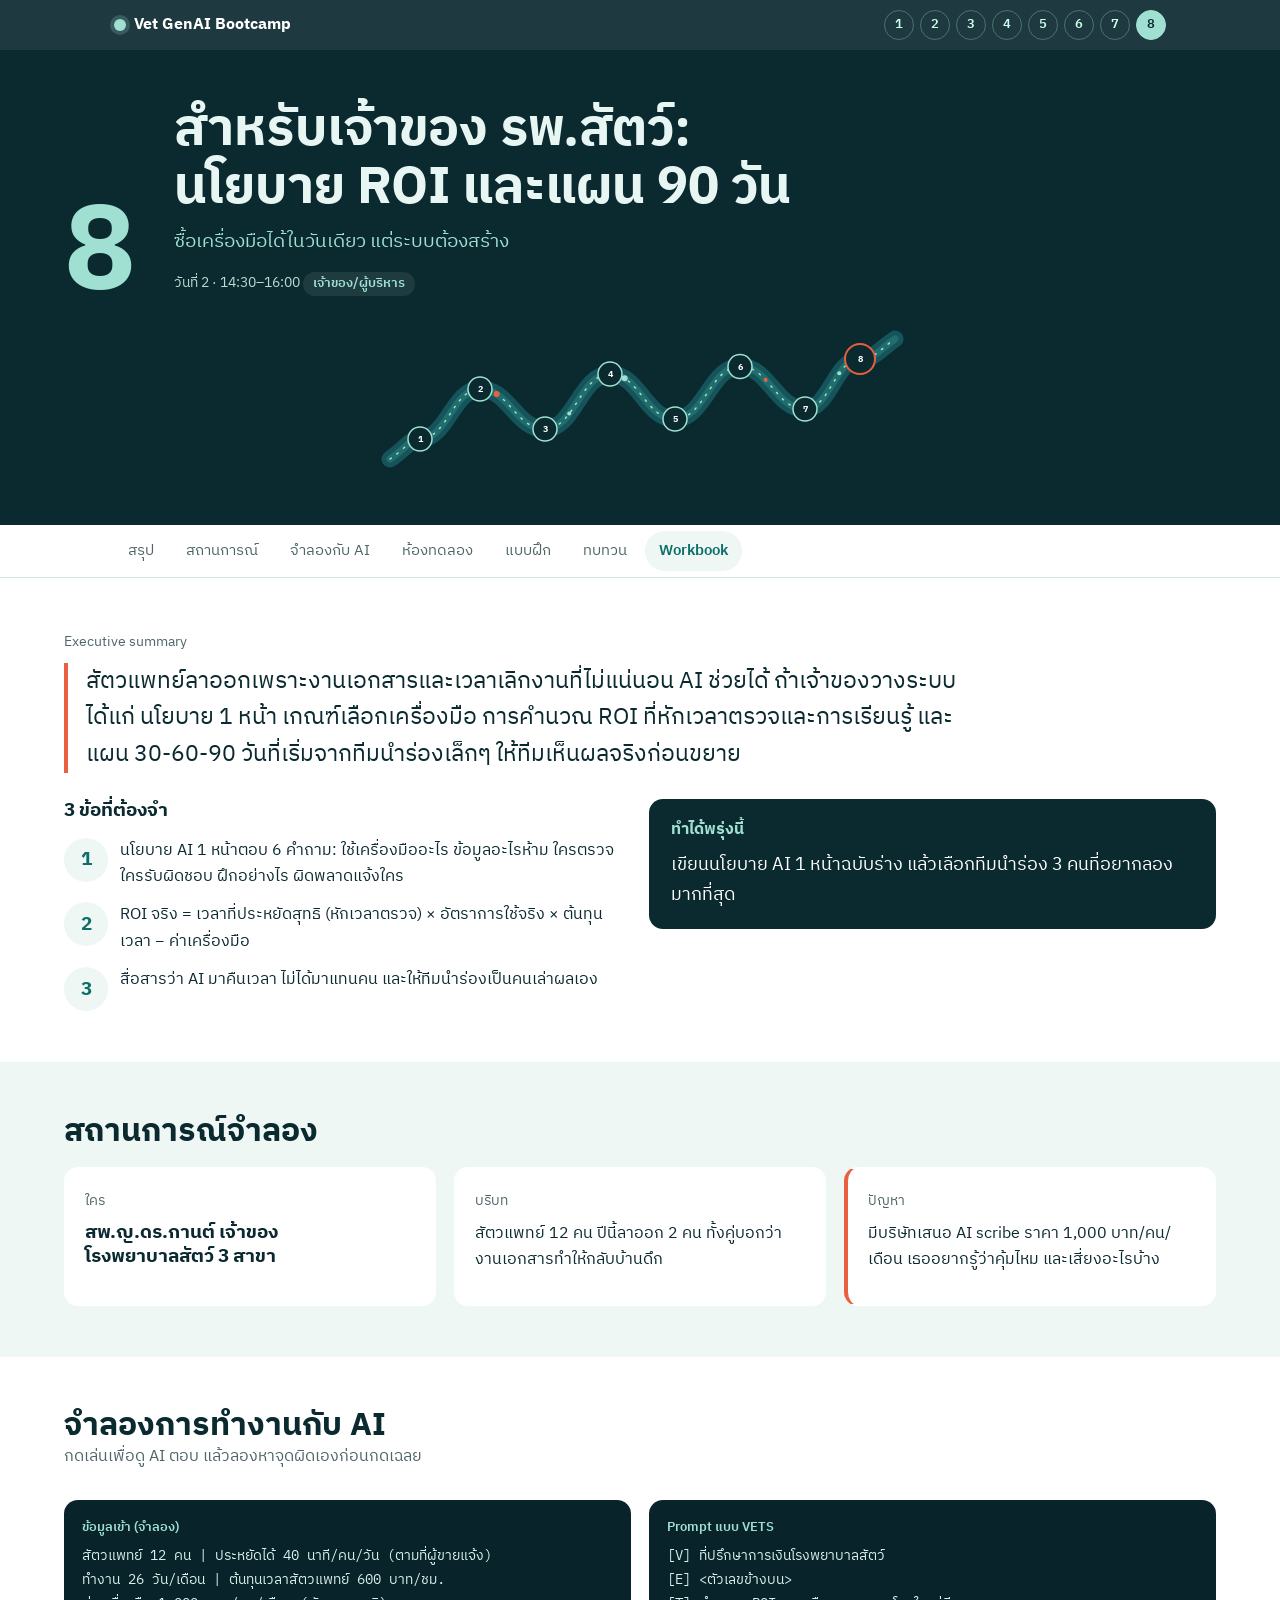
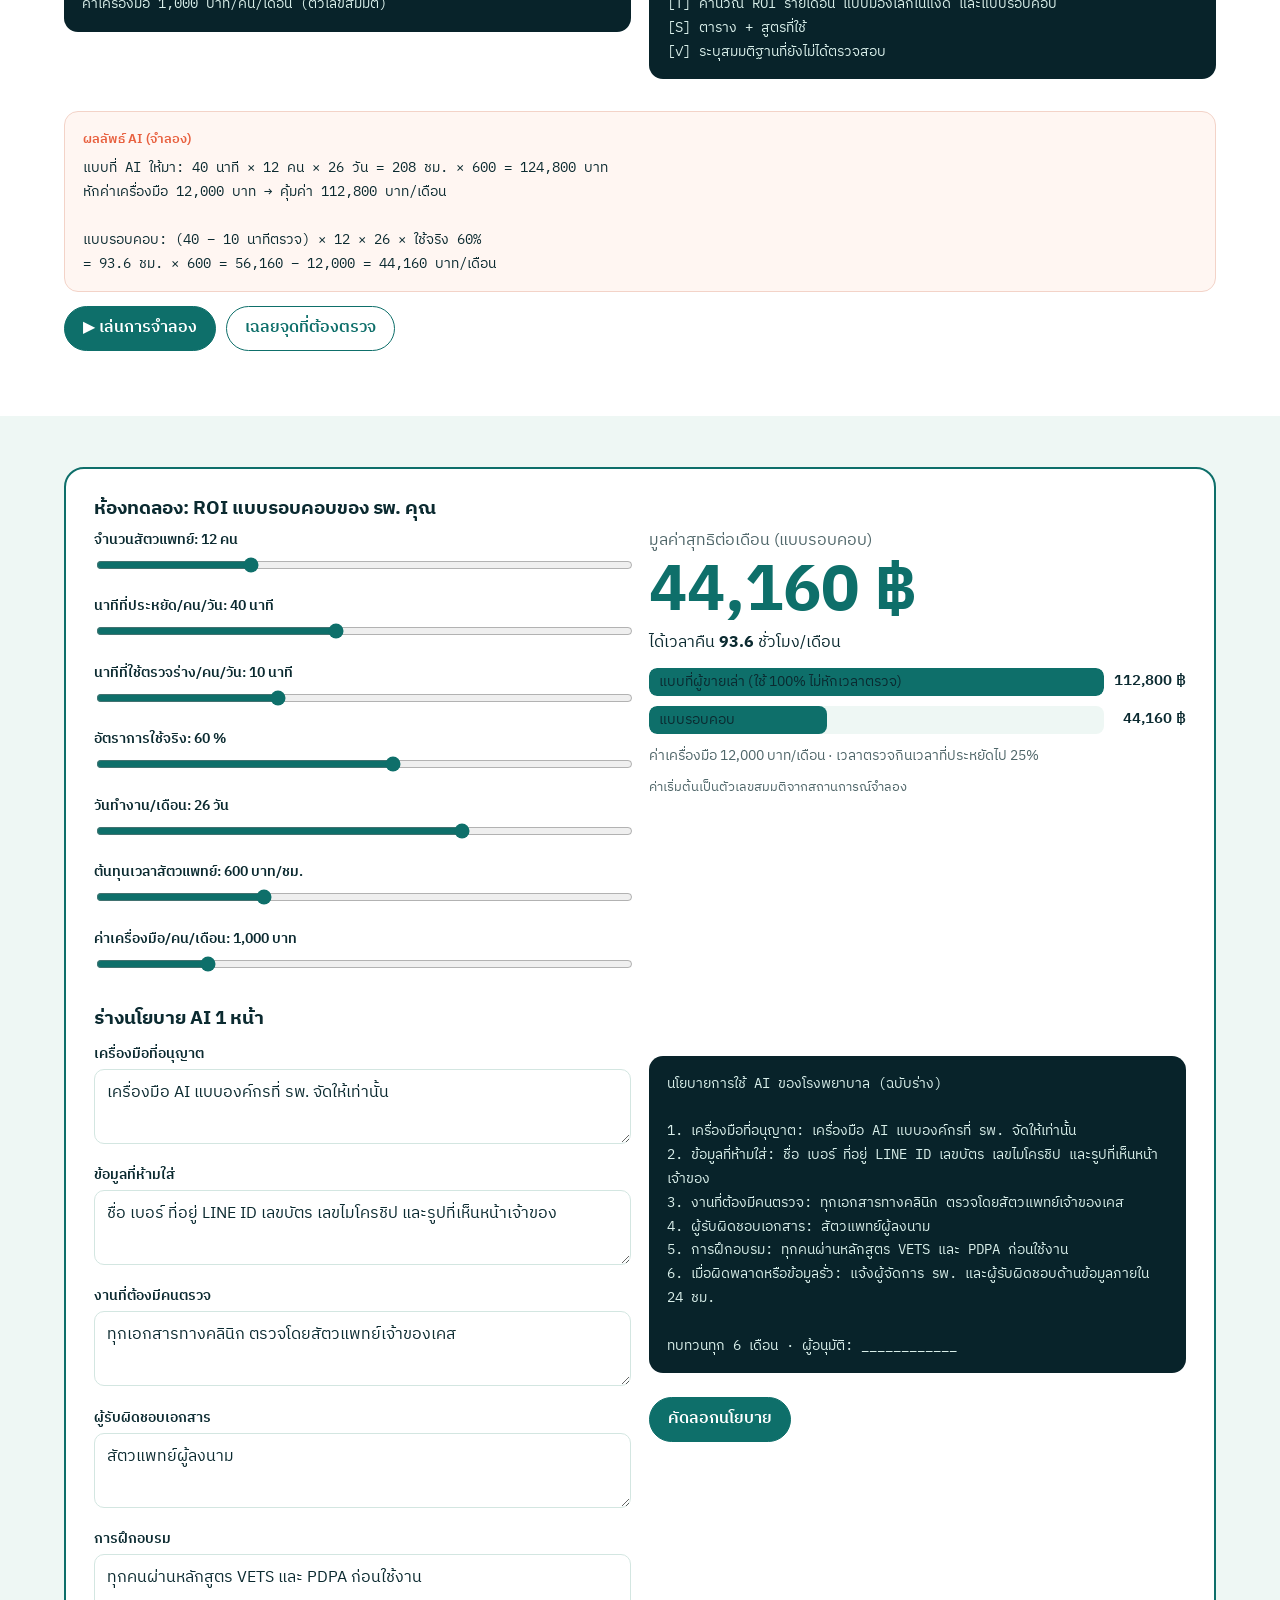
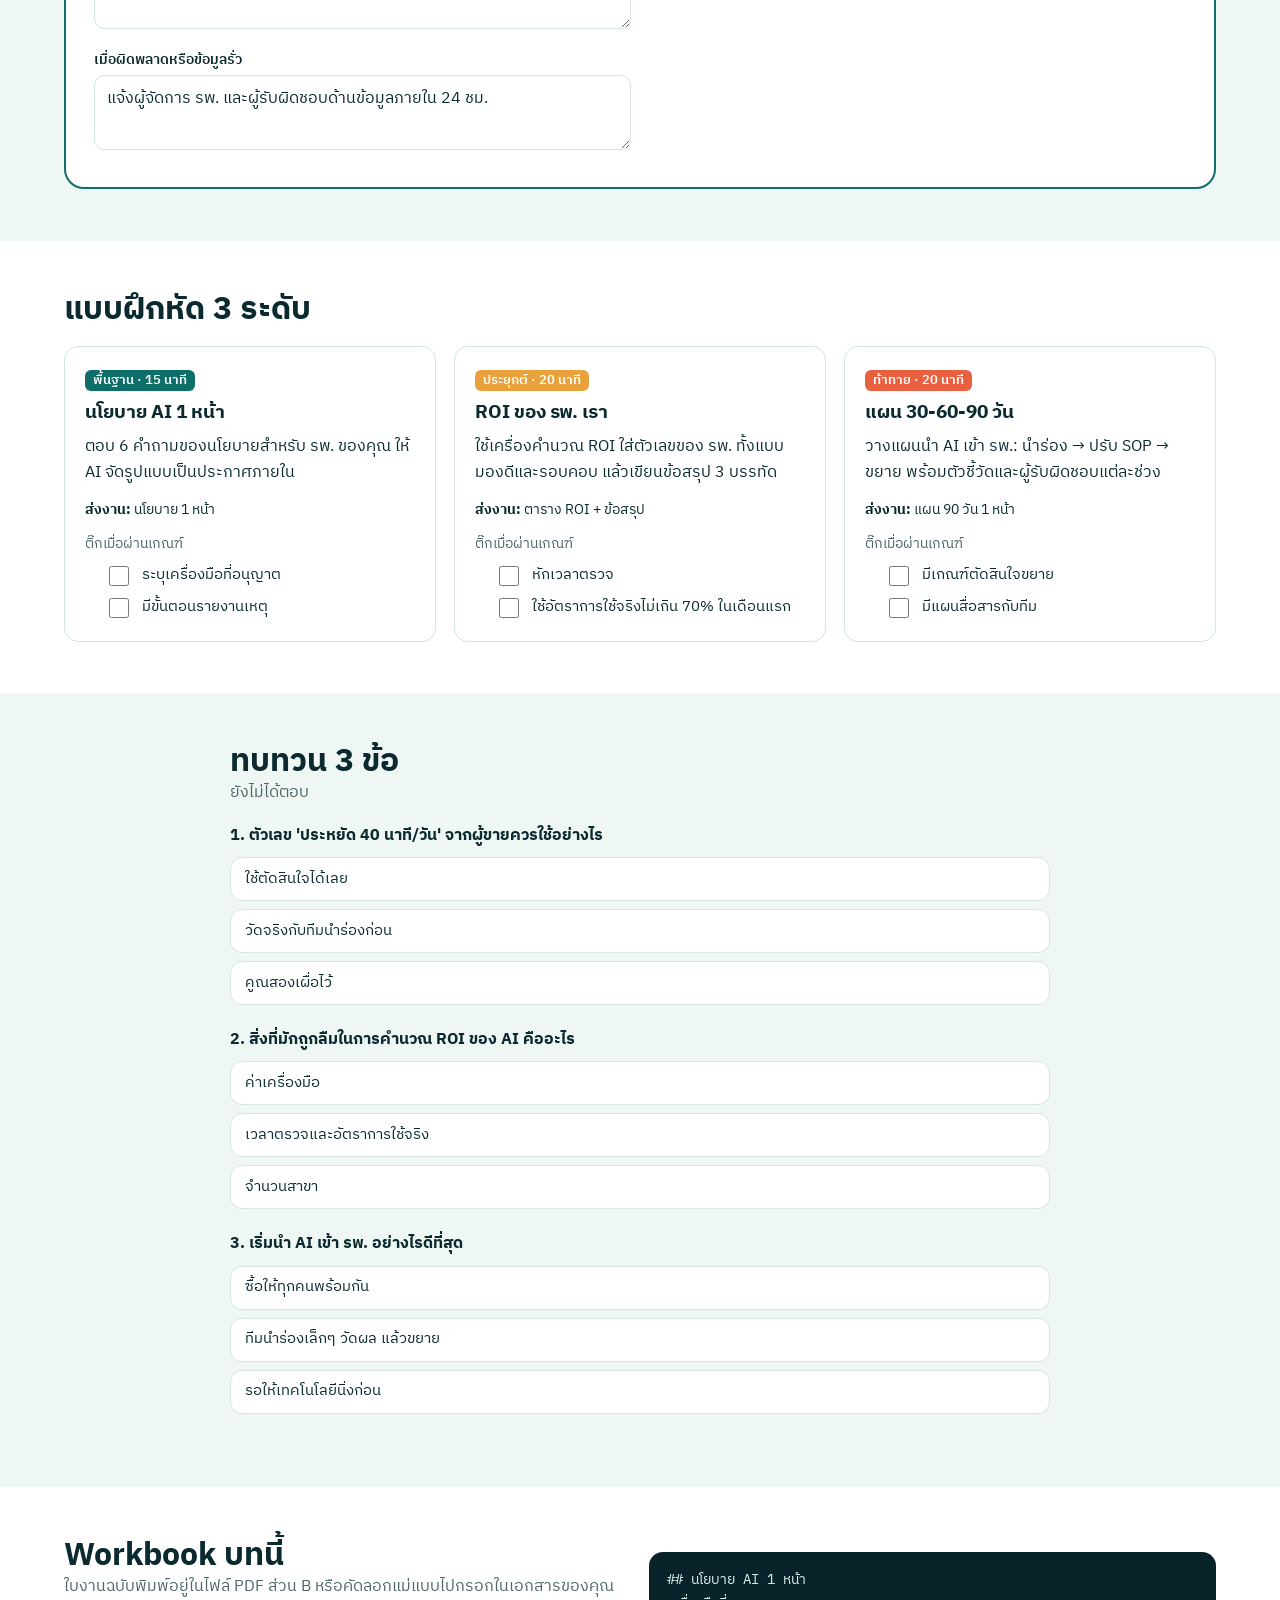
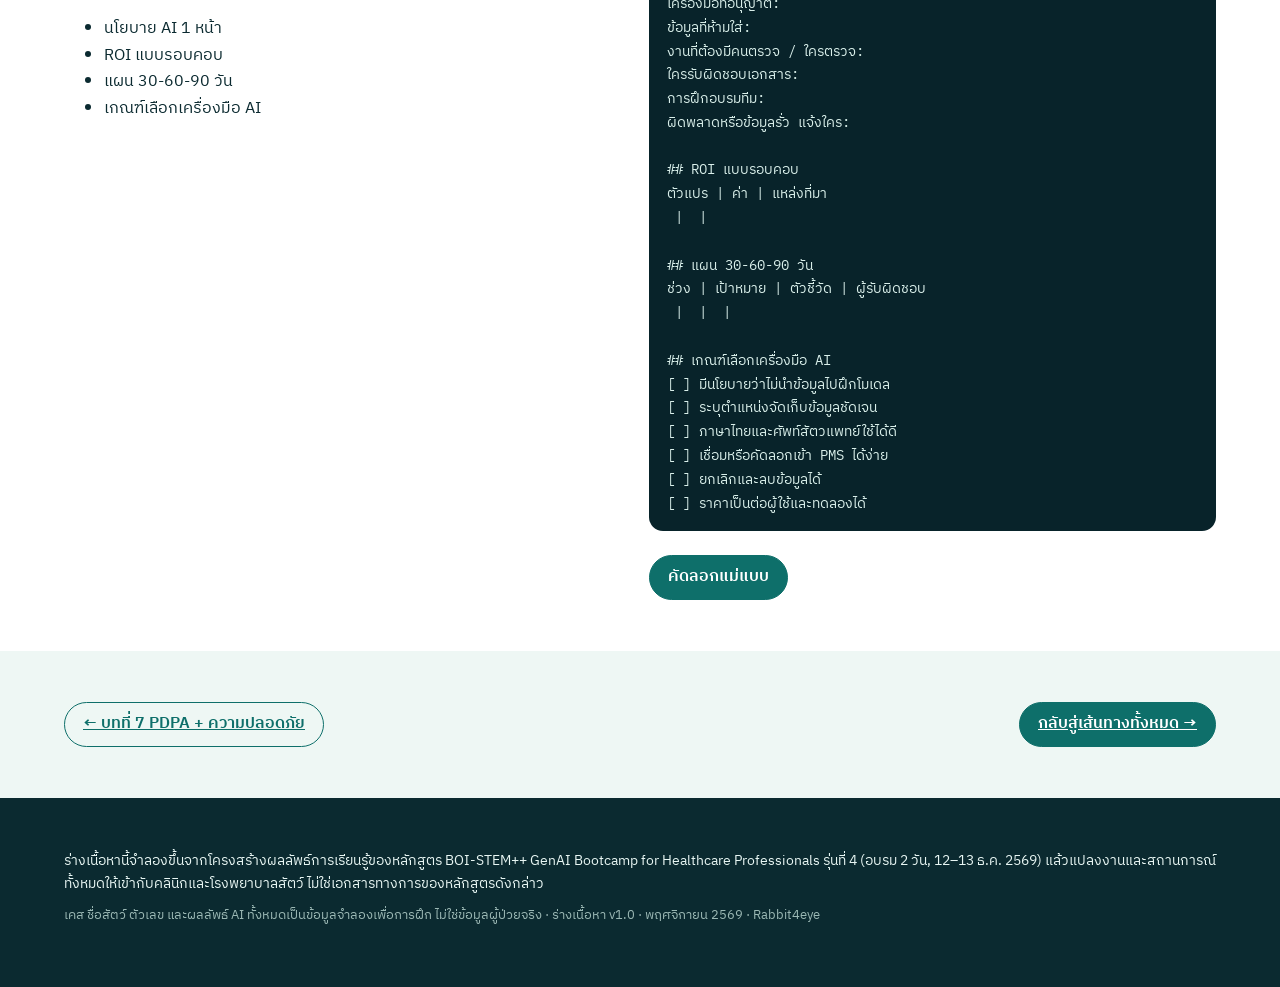
<file: ch8.html>
<!DOCTYPE html><html lang="th"><head><meta charset="utf-8"><meta name="viewport" content="width=device-width,initial-scale=1">
<title>บทที่ 8 · เจ้าของ รพ.</title>
<link rel="preconnect" href="https://fonts.googleapis.com"><link rel="preconnect" href="https://fonts.gstatic.com" crossorigin>
<link href="https://fonts.googleapis.com/css2?family=IBM+Plex+Sans+Thai:wght@400;500;600;700&family=IBM+Plex+Mono:wght@400;500&display=swap" rel="stylesheet">
<link rel="stylesheet" href="assets/site.css"></head><body><header class='top'><div class='wrap'><a class='brand' href='index.html'><i></i>Vet GenAI Bootcamp</a><nav class='dots' aria-label='บทเรียน'><a href='ch1.html' data-slug='ch1' data-qn='3' data-en='8' class='' title='บทที่ 1 GenAI 101 และสูตร Prompt แบบ VETS' aria-label='บทที่ 1'>1</a><a href='ch2.html' data-slug='ch2' data-qn='3' data-en='8' class='' title='บทที่ 2 เอกสารทางคลินิก: SOAP · Progress · Referral · ใบกลับบ้าน' aria-label='บทที่ 2'>2</a><a href='ch3.html' data-slug='ch3' data-qn='3' data-en='6' class='' title='บทที่ 3 งานประจำ: ส่งเวร · ตารางเวร · หนังสือ · บันทึกประชุม' aria-label='บทที่ 3'>3</a><a href='ch4.html' data-slug='ch4' data-qn='3' data-en='6' class='' title='บทที่ 4 ตามทันงานวิจัยและแนวทางเวชปฏิบัติ' aria-label='บทที่ 4'>4</a><a href='ch5.html' data-slug='ch5' data-qn='3' data-en='6' class='' title='บทที่ 5 จากงานประจำสู่ R2R และรายงานคุณภาพ' aria-label='บทที่ 5'>5</a><a href='ch6.html' data-slug='ch6' data-qn='3' data-en='6' class='' title='บทที่ 6 ออกแบบ AI Workflow ของหน่วยงาน' aria-label='บทที่ 6'>6</a><a href='ch7.html' data-slug='ch7' data-qn='3' data-en='6' class='' title='บทที่ 7 ปลอดภัย มีจริยธรรม และสอดคล้อง PDPA' aria-label='บทที่ 7'>7</a><a href='ch8.html' data-slug='ch8' data-qn='3' data-en='6' class='on' title='บทที่ 8 สำหรับเจ้าของ รพ.สัตว์: นโยบาย ROI และแผน 90 วัน' aria-label='บทที่ 8'>8</a></nav></div></header>
<script type="application/json" id="data">{"page": "chapter", "slug": "ch8", "lab": "roi", "sim": {"prompt": "[V] ที่ปรึกษาการเงินโรงพยาบาลสัตว์\n[E] <ตัวเลขข้างบน>\n[T] คำนวณ ROI รายเดือน แบบมองโลกในแง่ดี และแบบรอบคอบ\n[S] ตาราง + สูตรที่ใช้\n[✓] ระบุสมมติฐานที่ยังไม่ได้ตรวจสอบ", "output": "แบบที่ AI ให้มา: 40 นาที × 12 คน × 26 วัน = 208 ชม. × 600 = 124,800 บาท\nหักค่าเครื่องมือ 12,000 บาท → คุ้มค่า 112,800 บาท/เดือน\n\nแบบรอบคอบ: (40 − 10 นาทีตรวจ) × 12 × 26 × ใช้จริง 60%\n= 93.6 ชม. × 600 = 56,160 − 12,000 = 44,160 บาท/เดือน"}}</script>
<main>
<section class='band dark chhead'><div class='wrap'>
 <div class='grid'><div class='no'>8</div><div><h1>สำหรับเจ้าของ รพ.สัตว์: นโยบาย ROI และแผน 90 วัน</h1><p class='kicker'>ซื้อเครื่องมือได้ในวันเดียว แต่ระบบต้องสร้าง</p><p class='small' style='color:#bcd9d3'>วันที่ 2 · 14:30–16:00 <span class='pill'>เจ้าของ/ผู้บริหาร</span></p></div></div>
 <div class='fig' style='height:clamp(90px,14vw,150px);margin-top:16px'><svg viewBox='0 0 1020 300' preserveAspectRatio='xMidYMid meet' role='img' aria-label='เส้นทาง 8 บท'><path id='rib' d='M10,270 C 40,250 50,230 70,230 C 124.0,230 136.0,130 190,130 C 248.5,130 261.5,210 320,210 C 378.5,210 391.5,100 450,100 C 508.5,100 521.5,190 580,190 C 638.5,190 651.5,85 710,85 C 768.5,85 781.5,170 840,170 C 889.5,170 900.5,70 950,70 C 980,70 990,50 1020,30' fill='none' stroke='#14545A' stroke-width='34' stroke-linecap='round'/><path d='M10,270 C 40,250 50,230 70,230 C 124.0,230 136.0,130 190,130 C 248.5,130 261.5,210 320,210 C 378.5,210 391.5,100 450,100 C 508.5,100 521.5,190 580,190 C 638.5,190 651.5,85 710,85 C 768.5,85 781.5,170 840,170 C 889.5,170 900.5,70 950,70 C 980,70 990,50 1020,30' fill='none' stroke='#2a7f7a' stroke-width='14' stroke-linecap='round' opacity='.6'/><path class='flow' d='M10,270 C 40,250 50,230 70,230 C 124.0,230 136.0,130 190,130 C 248.5,130 261.5,210 320,210 C 378.5,210 391.5,100 450,100 C 508.5,100 521.5,190 580,190 C 638.5,190 651.5,85 710,85 C 768.5,85 781.5,170 840,170 C 889.5,170 900.5,70 950,70 C 980,70 990,50 1020,30' fill='none' stroke='#9FE0D2' stroke-width='3' stroke-linecap='round'/><circle r='6' fill='#E8603F'><animateMotion dur='9s' begin='0.0s' repeatCount='indefinite'><mpath href='#rib'/></animateMotion></circle><circle r='4' fill='#9FE0D2'><animateMotion dur='10s' begin='-1.6s' repeatCount='indefinite'><mpath href='#rib'/></animateMotion></circle><circle r='6' fill='#9FE0D2'><animateMotion dur='11s' begin='-3.2s' repeatCount='indefinite'><mpath href='#rib'/></animateMotion></circle><circle r='4' fill='#E8603F'><animateMotion dur='9s' begin='-4.800000000000001s' repeatCount='indefinite'><mpath href='#rib'/></animateMotion></circle><circle r='6' fill='#9FE0D2'><animateMotion dur='10s' begin='-6.4s' repeatCount='indefinite'><mpath href='#rib'/></animateMotion></circle><circle r='4' fill='#9FE0D2'><animateMotion dur='11s' begin='-8.0s' repeatCount='indefinite'><mpath href='#rib'/></animateMotion></circle><a href='ch1.html' aria-label='บทที่ 1 GenAI + VETS'><g class='node' data-no='1'><circle class='c' cx='70' cy='230' r='24'/><text x='70' y='236' text-anchor='middle'>1</text></g></a><a href='ch2.html' aria-label='บทที่ 2 เอกสารคลินิก'><g class='node' data-no='2'><circle class='c' cx='190' cy='130' r='24'/><text x='190' y='136' text-anchor='middle'>2</text></g></a><a href='ch3.html' aria-label='บทที่ 3 งานประจำ'><g class='node' data-no='3'><circle class='c' cx='320' cy='210' r='24'/><text x='320' y='216' text-anchor='middle'>3</text></g></a><a href='ch4.html' aria-label='บทที่ 4 ตามทันงานวิจัย'><g class='node' data-no='4'><circle class='c' cx='450' cy='100' r='24'/><text x='450' y='106' text-anchor='middle'>4</text></g></a><a href='ch5.html' aria-label='บทที่ 5 R2R + KPI'><g class='node' data-no='5'><circle class='c' cx='580' cy='190' r='24'/><text x='580' y='196' text-anchor='middle'>5</text></g></a><a href='ch6.html' aria-label='บทที่ 6 AI Workflow'><g class='node' data-no='6'><circle class='c' cx='710' cy='85' r='24'/><text x='710' y='91' text-anchor='middle'>6</text></g></a><a href='ch7.html' aria-label='บทที่ 7 PDPA + ความปลอดภัย'><g class='node' data-no='7'><circle class='c' cx='840' cy='170' r='24'/><text x='840' y='176' text-anchor='middle'>7</text></g></a><a href='ch8.html' aria-label='บทที่ 8 เจ้าของ รพ.'><g class='node hit' data-no='8'><circle class='c' cx='950' cy='70' r='30'/><text x='950' y='76' text-anchor='middle'>8</text></g></a></svg></div>
</div></section>
<nav class='secnav' aria-label='ส่วนในบทนี้'><div class='scroll'><a href='#sum' class='on'>สรุป</a><a href='#case'>สถานการณ์</a><a href='#sim'>จำลองกับ AI</a><a href='#lab'>ห้องทดลอง</a><a href='#ex'>แบบฝึก</a><a href='#quiz'>ทบทวน</a><a href='#wb'>Workbook</a></div></nav>

<section class='band' id='sum'><div class='wrap'>
 <p class='small muted rv'>Executive summary</p>
 <p class='idea rv'>สัตวแพทย์ลาออกเพราะงานเอกสารและเวลาเลิกงานที่ไม่แน่นอน AI ช่วยได้ ถ้าเจ้าของวางระบบ ได้แก่ นโยบาย 1 หน้า เกณฑ์เลือกเครื่องมือ การคำนวณ ROI ที่หักเวลาตรวจและการเรียนรู้ และแผน 30-60-90 วันที่เริ่มจากทีมนำร่องเล็กๆ ให้ทีมเห็นผลจริงก่อนขยาย</p>
 <div class='grid g2' style='margin-top:26px;align-items:start'><div class='rv'><h3 style='margin-bottom:14px'>3 ข้อที่ต้องจำ</h3><ol class='tk'><li><span>นโยบาย AI 1 หน้าตอบ 6 คำถาม: ใช้เครื่องมืออะไร ข้อมูลอะไรห้าม ใครตรวจ ใครรับผิดชอบ ฝึกอย่างไร ผิดพลาดแจ้งใคร</span></li><li><span>ROI จริง = เวลาที่ประหยัดสุทธิ (หักเวลาตรวจ) × อัตราการใช้จริง × ต้นทุนเวลา − ค่าเครื่องมือ</span></li><li><span>สื่อสารว่า AI มาคืนเวลา ไม่ได้มาแทนคน และให้ทีมนำร่องเป็นคนเล่าผลเอง</span></li></ol></div>
 <div class='tomorrow rv'><b>ทำได้พรุ่งนี้</b><p style='margin:8px 0 0;font-size:18px'>เขียนนโยบาย AI 1 หน้าฉบับร่าง แล้วเลือกทีมนำร่อง 3 คนที่อยากลองมากที่สุด</p></div></div>
 
</div></section>

<section class='band wash' id='case'><div class='wrap'>
 <h2 class='rv'>สถานการณ์จำลอง</h2>
 <div class='grid g3' style='margin-top:18px'><div class='card rv'><span class='small muted'>ใคร</span><h3 style='margin-top:6px'>สพ.ญ.ดร.กานต์ เจ้าของโรงพยาบาลสัตว์ 3 สาขา</h3></div>
 <div class='card rv'><span class='small muted'>บริบท</span><p style='margin-top:6px'>สัตวแพทย์ 12 คน ปีนี้ลาออก 2 คน ทั้งคู่บอกว่างานเอกสารทำให้กลับบ้านดึก</p></div>
 <div class='card rv' style='border-left:4px solid var(--coral)'><span class='small muted'>ปัญหา</span><p style='margin-top:6px'>มีบริษัทเสนอ AI scribe ราคา 1,000 บาท/คน/เดือน เธออยากรู้ว่าคุ้มไหม และเสี่ยงอะไรบ้าง</p></div></div>
</div></section>

<section class='band' id='sim'><div class='wrap'>
 <h2 class='rv'>จำลองการทำงานกับ AI</h2><p class='muted rv'>กดเล่นเพื่อดู AI ตอบ แล้วลองหาจุดผิดเองก่อนกดเฉลย</p>
 <div class='sim' style='margin-top:16px'>
  <div class='rv'><pre class='term'><span class='cap'>ข้อมูลเข้า (จำลอง)</span>สัตวแพทย์ 12 คน | ประหยัดได้ 40 นาที/คน/วัน (ตามที่ผู้ขายแจ้ง)
ทำงาน 26 วัน/เดือน | ต้นทุนเวลาสัตวแพทย์ 600 บาท/ชม.
ค่าเครื่องมือ 1,000 บาท/คน/เดือน (ตัวเลขสมมติ)</pre></div>
  <div class='rv'><pre class='term' id='tPrompt'><span class='cap'>Prompt แบบ VETS</span>[V] ที่ปรึกษาการเงินโรงพยาบาลสัตว์
[E] &lt;ตัวเลขข้างบน&gt;
[T] คำนวณ ROI รายเดือน แบบมองโลกในแง่ดี และแบบรอบคอบ
[S] ตาราง + สูตรที่ใช้
[✓] ระบุสมมติฐานที่ยังไม่ได้ตรวจสอบ</pre></div>
 </div>
 <pre class='term ai rv' id='tOut' style='margin-top:18px'><span class='cap'>ผลลัพธ์ AI (จำลอง)</span>แบบที่ AI ให้มา: 40 นาที × 12 คน × 26 วัน = 208 ชม. × 600 = 124,800 บาท
หักค่าเครื่องมือ 12,000 บาท → <mark>คุ้มค่า 112,800 บาท/เดือน</mark>

แบบรอบคอบ: (40 − 10 นาทีตรวจ) × 12 × 26 × ใช้จริง 60%
= 93.6 ชม. × 600 = 56,160 − 12,000 = 44,160 บาท/เดือน</pre>
 <div style='display:flex;gap:10px;flex-wrap:wrap;margin-top:14px'><button class='btn solid' id='play'>▶ เล่นการจำลอง</button><button class='btn' id='reveal'>เฉลยจุดที่ต้องตรวจ</button></div>
 <div class='checks' id='checks'><div class='row'><span><b>พบ:</b> แบบแรกสมมติว่าทุกคนใช้ทุกวัน 100% และไม่เสียเวลาตรวจ</span><span><b style='color:var(--ok)'>แก้:</b> ใช้แบบรอบคอบเป็นตัวเลขหลักในการตัดสินใจ</span></div><div class='row'><span><b>พบ:</b> &#x27;40 นาที&#x27; เป็นตัวเลขจากผู้ขาย ยังไม่ได้วัดในทีมเรา</span><span><b style='color:var(--ok)'>แก้:</b> ให้ทีมนำร่องจับเวลาจริง 14 วันก่อนซื้อทั้ง รพ.</span></div><div class='row'><span><b>พบ:</b> ยังไม่มีมูลค่าด้านคุณภาพ เช่น ลดการลาออก เวชระเบียนครบขึ้น</span><span><b style='color:var(--ok)'>แก้:</b> บันทึกเป็นตัวชี้วัดแยก อย่ารวมเป็นเงินแบบเดาสุ่ม</span></div></div>
</div></section>

<section class='band wash' id='lab'><div class='wrap'><div class='lab rv'><h3>ห้องทดลอง: ROI แบบรอบคอบของ รพ. คุณ</h3>
<div class='grid g2'><div class='grid' style='gap:12px'><div><label for='r_vets'>จำนวนสัตวแพทย์: <span id='rv_vets'></span> คน</label><input type='range' id='r_vets' min='1' max='40' step='1' value='12'></div><div><label for='r_save'>นาทีที่ประหยัด/คน/วัน: <span id='rv_save'></span> นาที</label><input type='range' id='r_save' min='0' max='90' step='5' value='40'></div><div><label for='r_check'>นาทีที่ใช้ตรวจร่าง/คน/วัน: <span id='rv_check'></span> นาที</label><input type='range' id='r_check' min='0' max='30' step='1' value='10'></div><div><label for='r_adopt'>อัตราการใช้จริง: <span id='rv_adopt'></span> %</label><input type='range' id='r_adopt' min='10' max='100' step='5' value='60'></div><div><label for='r_days'>วันทำงาน/เดือน: <span id='rv_days'></span> วัน</label><input type='range' id='r_days' min='15' max='31' step='1' value='26'></div><div><label for='r_rate'>ต้นทุนเวลาสัตวแพทย์: <span id='rv_rate'></span> บาท/ชม.</label><input type='range' id='r_rate' min='200' max='1500' step='50' value='600'></div><div><label for='r_tool'>ค่าเครื่องมือ/คน/เดือน: <span id='rv_tool'></span> บาท</label><input type='range' id='r_tool' min='0' max='5000' step='100' value='1000'></div></div>
<div><span class='muted'>มูลค่าสุทธิต่อเดือน (แบบรอบคอบ)</span><div class='out' style='margin:6px 0'><span id='roiOut'>0</span> ฿</div>
<p>ได้เวลาคืน <b id='roiH'>0</b> ชั่วโมง/เดือน</p><div class='bars' id='roiBars'></div><p class='small muted' id='roiNote' style='margin-top:10px'></p>
<p class='note'>ค่าเริ่มต้นเป็นตัวเลขสมมติจากสถานการณ์จำลอง</p></div></div>
<h3 style='margin-top:26px'>ร่างนโยบาย AI 1 หน้า</h3>
<div class='grid g2' id='policy' style='margin-top:10px'><div class='grid' style='gap:10px'><div><label>เครื่องมือที่อนุญาต</label><textarea data-h='เครื่องมือที่อนุญาต' rows='2'>เครื่องมือ AI แบบองค์กรที่ รพ. จัดให้เท่านั้น</textarea></div><div><label>ข้อมูลที่ห้ามใส่</label><textarea data-h='ข้อมูลที่ห้ามใส่' rows='2'>ชื่อ เบอร์ ที่อยู่ LINE ID เลขบัตร เลขไมโครชิป และรูปที่เห็นหน้าเจ้าของ</textarea></div><div><label>งานที่ต้องมีคนตรวจ</label><textarea data-h='งานที่ต้องมีคนตรวจ' rows='2'>ทุกเอกสารทางคลินิก ตรวจโดยสัตวแพทย์เจ้าของเคส</textarea></div><div><label>ผู้รับผิดชอบเอกสาร</label><textarea data-h='ผู้รับผิดชอบเอกสาร' rows='2'>สัตวแพทย์ผู้ลงนาม</textarea></div><div><label>การฝึกอบรม</label><textarea data-h='การฝึกอบรม' rows='2'>ทุกคนผ่านหลักสูตร VETS และ PDPA ก่อนใช้งาน</textarea></div><div><label>เมื่อผิดพลาดหรือข้อมูลรั่ว</label><textarea data-h='เมื่อผิดพลาดหรือข้อมูลรั่ว' rows='2'>แจ้งผู้จัดการ รพ. และผู้รับผิดชอบด้านข้อมูลภายใน 24 ชม.</textarea></div></div>
<div><pre class='term' id='polOut'></pre><button class='btn solid' data-copy='polOut' style='margin-top:10px'>คัดลอกนโยบาย</button></div></div></div></div></section>

<section class='band' id='ex'><div class='wrap'>
 <h2 class='rv'>แบบฝึกหัด 3 ระดับ</h2>
 <div class='grid g3 ex' style='margin-top:18px'><div class='card rv'><span class='lv l1'>พื้นฐาน · 15 นาที</span><h3 style='margin:8px 0'>นโยบาย AI 1 หน้า</h3><p>ตอบ 6 คำถามของนโยบายสำหรับ รพ. ของคุณ ให้ AI จัดรูปแบบเป็นประกาศภายใน</p>
<p class='small'><b>ส่งงาน:</b> นโยบาย 1 หน้า</p><span class='small muted'>ติ๊กเมื่อผ่านเกณฑ์</span><ul class='crit'><li><label><input type='checkbox' data-k='0-0'> ระบุเครื่องมือที่อนุญาต</label></li><li><label><input type='checkbox' data-k='0-1'> มีขั้นตอนรายงานเหตุ</label></li></ul></div><div class='card rv'><span class='lv l2'>ประยุกต์ · 20 นาที</span><h3 style='margin:8px 0'>ROI ของ รพ. เรา</h3><p>ใช้เครื่องคำนวณ ROI ใส่ตัวเลขของ รพ. ทั้งแบบมองดีและรอบคอบ แล้วเขียนข้อสรุป 3 บรรทัด</p>
<p class='small'><b>ส่งงาน:</b> ตาราง ROI + ข้อสรุป</p><span class='small muted'>ติ๊กเมื่อผ่านเกณฑ์</span><ul class='crit'><li><label><input type='checkbox' data-k='1-0'> หักเวลาตรวจ</label></li><li><label><input type='checkbox' data-k='1-1'> ใช้อัตราการใช้จริงไม่เกิน 70% ในเดือนแรก</label></li></ul></div><div class='card rv'><span class='lv l3'>ท้าทาย · 20 นาที</span><h3 style='margin:8px 0'>แผน 30-60-90 วัน</h3><p>วางแผนนำ AI เข้า รพ.: นำร่อง → ปรับ SOP → ขยาย พร้อมตัวชี้วัดและผู้รับผิดชอบแต่ละช่วง</p>
<p class='small'><b>ส่งงาน:</b> แผน 90 วัน 1 หน้า</p><span class='small muted'>ติ๊กเมื่อผ่านเกณฑ์</span><ul class='crit'><li><label><input type='checkbox' data-k='2-0'> มีเกณฑ์ตัดสินใจขยาย</label></li><li><label><input type='checkbox' data-k='2-1'> มีแผนสื่อสารกับทีม</label></li></ul></div></div>
</div></section>

<section class='band wash' id='quiz'><div class='wrap' style='max-width:820px'>
 <h2 class='rv'>ทบทวน 3 ข้อ</h2><p id='qscore' class='muted' aria-live='polite'></p>
 <div style='margin-top:16px'><div class='q rv' data-a='1'><b>1. ตัวเลข &#x27;ประหยัด 40 นาที/วัน&#x27; จากผู้ขายควรใช้อย่างไร</b><div class='opts'><button class='chip' aria-pressed='false'>ใช้ตัดสินใจได้เลย</button><button class='chip' aria-pressed='false'>วัดจริงกับทีมนำร่องก่อน</button><button class='chip' aria-pressed='false'>คูณสองเผื่อไว้</button></div><p class='why'>ตัวเลขผู้ขายมาจากบริบทอื่น ต้องวัดในทีมเราเอง</p></div><div class='q rv' data-a='1'><b>2. สิ่งที่มักถูกลืมในการคำนวณ ROI ของ AI คืออะไร</b><div class='opts'><button class='chip' aria-pressed='false'>ค่าเครื่องมือ</button><button class='chip' aria-pressed='false'>เวลาตรวจและอัตราการใช้จริง</button><button class='chip' aria-pressed='false'>จำนวนสาขา</button></div><p class='why'>ถ้าไม่หักเวลาตรวจและอัตราการใช้ ROI จะสูงเกินจริงมาก</p></div><div class='q rv' data-a='1'><b>3. เริ่มนำ AI เข้า รพ. อย่างไรดีที่สุด</b><div class='opts'><button class='chip' aria-pressed='false'>ซื้อให้ทุกคนพร้อมกัน</button><button class='chip' aria-pressed='false'>ทีมนำร่องเล็กๆ วัดผล แล้วขยาย</button><button class='chip' aria-pressed='false'>รอให้เทคโนโลยีนิ่งก่อน</button></div><p class='why'>ทีมนำร่องให้ตัวเลขจริงและเป็นผู้เล่าผลให้เพื่อนร่วมงาน</p></div></div>
</div></section>

<section class='band' id='wb'><div class='wrap grid g2'>
 <div class='rv'><h2>Workbook บทนี้</h2><p class='muted'>ใบงานฉบับพิมพ์อยู่ในไฟล์ PDF ส่วน B หรือคัดลอกแม่แบบไปกรอกในเอกสารของคุณ</p><ul><li>นโยบาย AI 1 หน้า</li><li>ROI แบบรอบคอบ</li><li>แผน 30-60-90 วัน</li><li>เกณฑ์เลือกเครื่องมือ AI</li></ul></div>
 <div class='rv'><pre class='term' id='wbText'>## นโยบาย AI 1 หน้า
เครื่องมือที่อนุญาต: 
ข้อมูลที่ห้ามใส่: 
งานที่ต้องมีคนตรวจ / ใครตรวจ: 
ใครรับผิดชอบเอกสาร: 
การฝึกอบรมทีม: 
ผิดพลาดหรือข้อมูลรั่ว แจ้งใคร: 

## ROI แบบรอบคอบ
ตัวแปร | ค่า | แหล่งที่มา
 |  | 

## แผน 30-60-90 วัน
ช่วง | เป้าหมาย | ตัวชี้วัด | ผู้รับผิดชอบ
 |  |  | 

## เกณฑ์เลือกเครื่องมือ AI
[ ] มีนโยบายว่าไม่นำข้อมูลไปฝึกโมเดล
[ ] ระบุตำแหน่งจัดเก็บข้อมูลชัดเจน
[ ] ภาษาไทยและศัพท์สัตวแพทย์ใช้ได้ดี
[ ] เชื่อมหรือคัดลอกเข้า PMS ได้ง่าย
[ ] ยกเลิกและลบข้อมูลได้
[ ] ราคาเป็นต่อผู้ใช้และทดลองได้</pre><button class='btn solid' data-copy='wbText' style='margin-top:10px'>คัดลอกแม่แบบ</button></div>
</div></section>

<section class='band wash'><div class='wrap next'><a class='btn' href='ch7.html'>← บทที่ 7 PDPA + ความปลอดภัย</a><a class='btn solid' href='index.html'>กลับสู่เส้นทางทั้งหมด →</a></div></section>
</main><footer class='band dark'><div class='wrap'><p>ร่างเนื้อหานี้จำลองขึ้นจากโครงสร้างผลลัพธ์การเรียนรู้ของหลักสูตร BOI-STEM++ GenAI Bootcamp for Healthcare Professionals รุ่นที่ 4 (อบรม 2 วัน, 12–13 ธ.ค. 2569) แล้วแปลงงานและสถานการณ์ทั้งหมดให้เข้ากับคลินิกและโรงพยาบาลสัตว์ ไม่ใช่เอกสารทางการของหลักสูตรดังกล่าว</p><p class='note' style='color:#9bb8b4'>เคส ชื่อสัตว์ ตัวเลข และผลลัพธ์ AI ทั้งหมดเป็นข้อมูลจำลองเพื่อการฝึก ไม่ใช่ข้อมูลผู้ป่วยจริง · ร่างเนื้อหา v1.0 · พฤศจิกายน 2569 · Rabbit4eye</p></div></footer>
<script src="assets/site.js"></script></body></html>
</file>
<file: assets/site.css>
/*
VOICE  สงบแบบคลินิก อบอุ่นแบบครูที่หน้างาน ชวนลงมือ
IDEA   เส้นทางการรักษา (care pathway) ที่ไหลเหมือนสายน้ำเกลือ: 8 บทคือ 8 สถานีบนเส้นเดียว
PICTURE ริบบอนเส้นทางไหลเต็มจอ มีหยดข้อมูลวิ่งตามเส้น แต่ละโหนดกดเข้าบทได้
COLOUR teal ลึกเป็นพื้นหลัก, mint เป็นสีรอง, coral เป็นสีเตือน/จุดผิด  (แก้ได้ที่ :root)
TYPE   IBM Plex Sans Thai 4 ขนาด · LAYOUT แถบสีเต็มความกว้าง เนื้อหา ≤1180px
*/
:root{color-scheme:light dark;
--bg:light-dark(#ffffff,#071d22);--ink:light-dark(#0B2A30,#e3f2ef);--muted:light-dark(#4F6669,#9bb8b4);
--deep:#0B2A30;--deep2:#103a41;--teal:light-dark(#0E6F6A,#5cc9b8);--mint:#9FE0D2;--coral:#E8603F;--amber:#E9A23B;
--wash:light-dark(#EEF7F4,#0e2a30);--line:light-dark(#D3E6E1,#21434a);--card:light-dark(#ffffff,#0c252b);
--ok:light-dark(#1f8a5b,#5fd39b);--bad:light-dark(#c8442b,#ff8a6e);--r:14px}
:root[data-theme=light]{color-scheme:light}:root[data-theme=dark]{color-scheme:dark}
*{box-sizing:border-box;min-width:0}
html{scroll-behavior:smooth;scroll-padding-top:72px}
body{margin:0;background:var(--bg);color:var(--ink);font:16px/1.65 "IBM Plex Sans Thai",system-ui,sans-serif;overflow-x:clip}
a{color:var(--teal)}
h1,h2,h3{line-height:1.12;text-wrap:balance;margin:0}
h1{font-size:clamp(32px,5vw,52px)}h2{font-size:clamp(24px,3vw,32px)}h3{font-size:19px;line-height:1.3}
p{margin:0 0 .7em}
.wrap{max-width:1180px;margin:0 auto}
.band{padding:clamp(28px,4vw,64px) max(5vw,16px)}
.dark{background:var(--deep);color:#e8f6f3}
.dark a{color:var(--mint)}
.wash{background:var(--wash)}
.muted{color:var(--muted)}.small{font-size:14px}
/* top bar */
.top{position:sticky;top:0;z-index:20;background:color-mix(in srgb,var(--deep) 92%,transparent);backdrop-filter:blur(8px);color:#fff}
.top .wrap{display:flex;gap:14px;align-items:center;padding:10px max(5vw,16px);flex-wrap:wrap}
.brand{font-weight:700;color:#fff;text-decoration:none;display:flex;gap:8px;align-items:center}
.brand i{width:12px;height:12px;border-radius:50%;background:var(--mint);box-shadow:0 0 0 4px #9fe0d233}
.dots{display:flex;gap:6px;margin-left:auto;flex-wrap:wrap}
.dots a{width:30px;height:30px;border-radius:50%;display:grid;place-items:center;font-size:13px;font-weight:600;color:#cfe;text-decoration:none;border:1px solid #9fe0d255}
.dots a.on{background:var(--mint);color:var(--deep);border-color:var(--mint)}
.dots a.done{border-color:var(--mint);box-shadow:inset 0 0 0 2px var(--mint)}
/* hero */
.hero{position:relative;overflow:hidden}
.hero .copy{position:relative;z-index:2;max-width:760px}
.hero .lead{font-size:18px;color:#cfe9e4;max-width:640px}
.tag{display:inline-block;border:1px solid var(--mint);color:var(--mint);border-radius:99px;padding:2px 12px;font-size:14px;margin-bottom:16px}
.fig{position:relative}
.pathfig{height:clamp(220px,34vw,380px);margin-top:12px}
.fig>svg{position:absolute;inset:0;width:100%;height:100%;display:block;overflow:visible}
.node{cursor:pointer}
.node circle.c{fill:var(--deep);stroke:var(--mint);stroke-width:3;transition:r .3s,fill .3s}
.node:hover circle.c,.node:focus circle.c{fill:var(--coral);stroke:#fff}
.node text{fill:#fff;font-weight:700;font-size:18px;pointer-events:none}
.node .lbl{font-size:13px;font-weight:500;fill:#cfe9e4}
.node.dim{opacity:.32}
.node.hit circle.c{stroke:var(--coral);stroke-width:4}
.flow{stroke-dasharray:3 14;animation:flow 1.4s linear infinite}
@keyframes flow{to{stroke-dashoffset:-34}}
/* buttons/controls */
.btn{font:inherit;font-size:16px;min-height:44px;padding:8px 18px;border-radius:99px;border:1.5px solid var(--teal);background:transparent;color:var(--teal);cursor:pointer;font-weight:600}
.btn.solid{background:var(--teal);color:#fff;border-color:var(--teal)}
.dark .btn{border-color:var(--mint);color:var(--mint)}.dark .btn.solid{background:var(--mint);color:var(--deep)}
.btn:focus-visible,input:focus-visible,textarea:focus-visible,select:focus-visible,.chip:focus-visible{outline:3px solid var(--coral);outline-offset:2px}
.seg{display:inline-flex;border:1.5px solid var(--mint);border-radius:99px;padding:3px;gap:3px;flex-wrap:wrap}
.seg button{font:inherit;min-height:40px;border:0;border-radius:99px;padding:6px 16px;background:transparent;color:#e8f6f3;cursor:pointer}
.seg button[aria-pressed=true]{background:var(--mint);color:var(--deep);font-weight:600}
input,textarea,select{font:inherit;font-size:16px;width:100%;padding:10px 12px;border-radius:10px;border:1.5px solid var(--line);background:var(--card);color:var(--ink)}
textarea{min-height:64px;resize:vertical}
label{font-weight:600;font-size:14px;display:block;margin-bottom:4px}
input[type=range]{padding:0;border:0;accent-color:var(--teal)}
input[type=checkbox]{width:20px;height:20px;accent-color:var(--teal);flex:none}
/* grid/cards */
.grid{display:grid;gap:18px}
.g2{grid-template-columns:repeat(auto-fit,minmax(min(100%,340px),1fr))}
.g3{grid-template-columns:repeat(auto-fit,minmax(min(100%,260px),1fr))}
.card{background:var(--card);border:1px solid var(--line);border-radius:var(--r);padding:20px}
.wash .card{border-color:transparent}
.chcard{display:flex;flex-direction:column;gap:6px;text-decoration:none;color:inherit;transition:transform .25s,box-shadow .25s}
.chcard:hover{transform:translateY(-3px);box-shadow:0 10px 30px #0b2a3018}
.chcard .no{font-size:32px;font-weight:700;color:var(--teal);line-height:1}
.chcard.dim{opacity:.4}
.pill{display:inline-block;font-size:13px;padding:1px 10px;border-radius:99px;background:var(--wash);color:var(--teal);font-weight:600;margin:2px 4px 2px 0}
.dark .pill{background:#ffffff14;color:var(--mint)}
.prog{height:6px;border-radius:9px;background:var(--line);overflow:hidden;margin-top:auto}
.prog i{display:block;height:100%;background:var(--teal);width:0;transition:width .6s}
/* VETS */
.vets{display:grid;grid-template-columns:repeat(auto-fit,minmax(min(100%,170px),1fr));gap:12px}
.vets div{border-radius:var(--r);padding:16px;background:#ffffff10;border:1px solid #9fe0d233}
.vets b{font-size:40px;color:var(--mint);line-height:1;display:block}
/* chapter head */
.chhead .no{font-size:clamp(64px,10vw,120px);font-weight:700;line-height:.9;color:var(--mint)}
.chhead .grid{grid-template-columns:auto minmax(0,1fr);align-items:end;gap:clamp(16px,3vw,40px)}
.kicker{color:var(--mint);font-size:19px;margin-top:8px}
.secnav{position:sticky;top:50px;z-index:15;background:var(--bg);border-bottom:1px solid var(--line)}
.secnav .scroll{display:flex;gap:4px;overflow-x:auto;padding:6px max(5vw,16px);max-width:1180px;margin:0 auto}
.secnav a{flex:none;text-decoration:none;color:var(--muted);padding:8px 14px;border-radius:99px;font-size:15px;min-height:40px;display:flex;align-items:center}
.secnav a.on{background:var(--wash);color:var(--teal);font-weight:600}
.idea{font-size:clamp(19px,2.2vw,23px);line-height:1.6;border-left:4px solid var(--coral);padding-left:18px;max-width:900px}
ol.tk{counter-reset:k;list-style:none;padding:0;margin:0;display:grid;gap:12px}
ol.tk li{counter-increment:k;display:grid;grid-template-columns:44px minmax(0,1fr);gap:12px;align-items:start}
ol.tk li:before{content:counter(k);width:44px;height:44px;border-radius:50%;background:var(--wash);color:var(--teal);display:grid;place-items:center;font-weight:700;font-size:19px}
.tomorrow{background:var(--deep);color:#fff;border-radius:var(--r);padding:18px 22px}
.tomorrow b{color:var(--mint)}
.traffic{display:grid;grid-template-columns:repeat(auto-fit,minmax(min(100%,240px),1fr));gap:12px}
.traffic div{border-radius:var(--r);padding:16px}
.traffic .t0{background:light-dark(#E4F4EA,#123526)}.traffic .t1{background:light-dark(#FBF0D9,#3a2f14)}.traffic .t2{background:light-dark(#FBE3DC,#3d1e16)}
.traffic ul,.card ul{margin:6px 0 0;padding-left:20px}
/* sim */
.sim{display:grid;grid-template-columns:repeat(auto-fit,minmax(min(100%,380px),1fr));gap:18px}
.term{border-radius:var(--r);background:#08232a;color:#d9efea;padding:16px 18px;font:14px/1.7 "IBM Plex Mono","IBM Plex Sans Thai",monospace;white-space:pre-wrap;overflow-wrap:anywhere;min-height:120px;position:relative}
.term.ai{background:light-dark(#fff6f2,#2a1712);color:var(--ink);border:1px solid light-dark(#f3d3c8,#5a2c20)}
.term .cap{display:block;font:600 13px "IBM Plex Sans Thai",sans-serif;color:var(--mint);margin-bottom:6px}
.term.ai .cap{color:var(--coral)}
.term mark{background:transparent;color:inherit;border-bottom:2px dashed transparent;transition:all .4s}
.term.reveal mark{background:#e8603f30;border-bottom-color:var(--coral);border-radius:3px}
.caret:after{content:"▋";animation:blink 1s steps(2) infinite;color:var(--coral)}
@keyframes blink{50%{opacity:0}}
.checks{display:grid;gap:10px;margin-top:14px}
.checks .row{display:grid;grid-template-columns:repeat(auto-fit,minmax(min(100%,280px),1fr));gap:10px;padding:14px;border-radius:12px;background:var(--wash);transition:.5s}
.js .checks .row{opacity:0;transform:translateY(8px)}
.js .checks.show .row{opacity:1;transform:none}
.js .checks:not(.show){height:0;overflow:hidden}
.checks .row b{color:var(--bad)}
/* labs */
.lab{border:2px solid var(--teal);border-radius:20px;padding:clamp(16px,3vw,28px);background:var(--card)}
.lab h3{margin-bottom:6px}
.out{font-size:clamp(36px,6vw,64px);font-weight:700;line-height:1;color:var(--teal)}
.meter{height:12px;border-radius:9px;background:var(--line);overflow:hidden}
.meter i{display:block;height:100%;width:0;background:linear-gradient(90deg,var(--coral),var(--amber),var(--teal));transition:width .5s}
.chips{display:flex;flex-wrap:wrap;gap:8px}
.chip{font:inherit;font-size:15px;min-height:44px;padding:8px 14px;border-radius:12px;border:1.5px solid var(--line);background:var(--card);color:var(--ink);cursor:pointer;text-align:left;transition:.25s}
.chip.sel{border-color:var(--coral);box-shadow:0 0 0 3px #e8603f33}
.chip.ok{border-color:var(--ok);background:light-dark(#e6f6ee,#123526)}
.chip.no{border-color:var(--bad);background:light-dark(#fde8e2,#3d1e16)}
.buckets{display:grid;grid-template-columns:repeat(auto-fit,minmax(min(100%,200px),1fr));gap:10px;margin-top:14px}
.bucket{border:2px dashed var(--line);border-radius:14px;padding:10px;min-height:120px;display:flex;flex-direction:column;gap:8px;transition:.25s;cursor:pointer}
.bucket.over,.bucket:hover{border-color:var(--teal);background:var(--wash)}
.bucket h4{margin:0;font-size:22px;color:var(--teal)}
.bars{display:grid;gap:10px}
.bar{display:grid;grid-template-columns:minmax(0,1fr) 72px;gap:10px;align-items:center;font-size:15px}
.bar .t{position:relative;height:28px;border-radius:8px;background:var(--wash);overflow:hidden}
.bar .t i{position:absolute;inset:0 auto 0 0;background:var(--teal);border-radius:8px;transition:width .6s}
.bar .t span{position:relative;padding:0 10px;line-height:28px;font-size:14px;color:var(--ink)}
.bar .v{text-align:right;font-variant-numeric:tabular-nums;white-space:nowrap;font-weight:600}
.trow{display:grid;grid-template-columns:24px minmax(0,1fr) minmax(120px,200px) 64px;gap:10px;align-items:center;padding:8px 0;border-bottom:1px solid var(--line)}
.redact{font-size:18px;line-height:2.2}
.redact button{font:inherit;border:0;background:transparent;color:inherit;padding:2px 3px;border-radius:5px;cursor:pointer;border-bottom:1.5px dotted var(--muted)}
.redact button.x{background:var(--ink);color:var(--ink)}
.redact button.miss{outline:2px solid var(--bad)}
.redact button.fp{outline:2px dashed var(--amber)}
.flowrow{display:flex;align-items:center;gap:0;margin:20px 0;flex-wrap:wrap}
.fnode{flex:1 1 120px;text-align:center;padding:14px 8px;border-radius:14px;background:var(--wash);border:2px solid var(--teal);position:relative;transition:.3s}
.fnode b{display:block}
.fnode.off{border-color:var(--bad);background:light-dark(#fde8e2,#3d1e16);opacity:.6;text-decoration:line-through}
.fpipe{flex:0 0 28px;height:4px;background:var(--line);position:relative;overflow:hidden}
.fpipe:after{content:"";position:absolute;inset:0;width:40%;background:var(--teal);animation:pipe 1.2s linear infinite}
@keyframes pipe{from{transform:translateX(-100%)}to{transform:translateX(250%)}}
.warn{border-radius:12px;padding:12px 16px;background:light-dark(#fde8e2,#3d1e16);color:var(--ink);border-left:4px solid var(--bad)}
.good{border-radius:12px;padding:12px 16px;background:light-dark(#e6f6ee,#123526);border-left:4px solid var(--ok)}
.matrix{position:relative;height:clamp(300px,36vw,420px);border-left:2px solid var(--ink);border-bottom:2px solid var(--ink);margin:10px 0 34px 34px;background:linear-gradient(90deg,transparent 50%,#e8603f0d 50%),linear-gradient(0deg,transparent 50%,#0e6f6a0d 50%)}
.matrix .qd{position:absolute;font-size:12px;color:var(--muted);padding:6px;max-width:46%;opacity:.85}
.matrix .mt{position:absolute;transform:translate(-50%,50%);font-size:13px;padding:4px 10px;border-radius:99px;background:var(--card);border:1.5px solid var(--teal);cursor:pointer;white-space:nowrap;transition:.3s}
.matrix .mt.red{border-color:var(--bad)}
.matrix .ax{position:absolute;font-size:13px;color:var(--muted)}
table{width:100%;border-collapse:collapse;font-size:15px}
th{text-align:left;background:var(--deep);color:#fff;padding:10px 12px;font-weight:600}
td{padding:10px 12px;border-bottom:1px solid var(--line);vertical-align:top}
/* exercises & quiz */
.ex .lv{display:inline-block;color:#fff;background:var(--teal);border-radius:6px;padding:0 8px;font-size:13px;font-weight:600}
.ex .l2{background:var(--amber)}.ex .l3{background:var(--coral)}
.crit{list-style:none;padding:0;margin:8px 0 0;display:grid;gap:6px}
.crit label{display:flex;gap:10px;align-items:flex-start;font-weight:400;font-size:15px;cursor:pointer;margin:0}
.q{margin-bottom:22px}
.opts{display:grid;gap:8px;margin-top:8px}
.why{margin-top:8px;font-size:15px;display:none}
.q.done .why{display:block}
.score{font-size:22px;font-weight:700}
.next{display:flex;justify-content:space-between;gap:12px;flex-wrap:wrap}
.note{font-size:13px;color:var(--muted)}
footer{font-size:14px}
/* motion */
.rv{opacity:0;transform:translateY(22px);transition:opacity .7s ease,transform .7s ease}
.rv.in{opacity:1;transform:none}
@media (prefers-reduced-motion:reduce){*{animation:none!important;transition:none!important}.rv{opacity:1;transform:none}html{scroll-behavior:auto}}
@media(max-width:600px){table{font-size:13px}.stack thead{display:none}.stack tr{display:grid;padding-block:10px;border-bottom:1px solid var(--line)}.stack td{display:flow-root;border:0;padding:3px 0;padding-inline-start:7em;text-align:start}.stack td::before{content:attr(data-l);float:inline-start;width:6.5em;margin-inline-start:-7em;white-space:normal;font-weight:600;color:var(--teal)}.dots{margin-left:0}.secnav{top:88px}.trow{grid-template-columns:24px minmax(0,1fr) 60px}.trow input[type=range]{grid-column:2/4}.matrix .mt{font-size:11px;padding:2px 6px}.node .lbl{display:none}}
</file>
